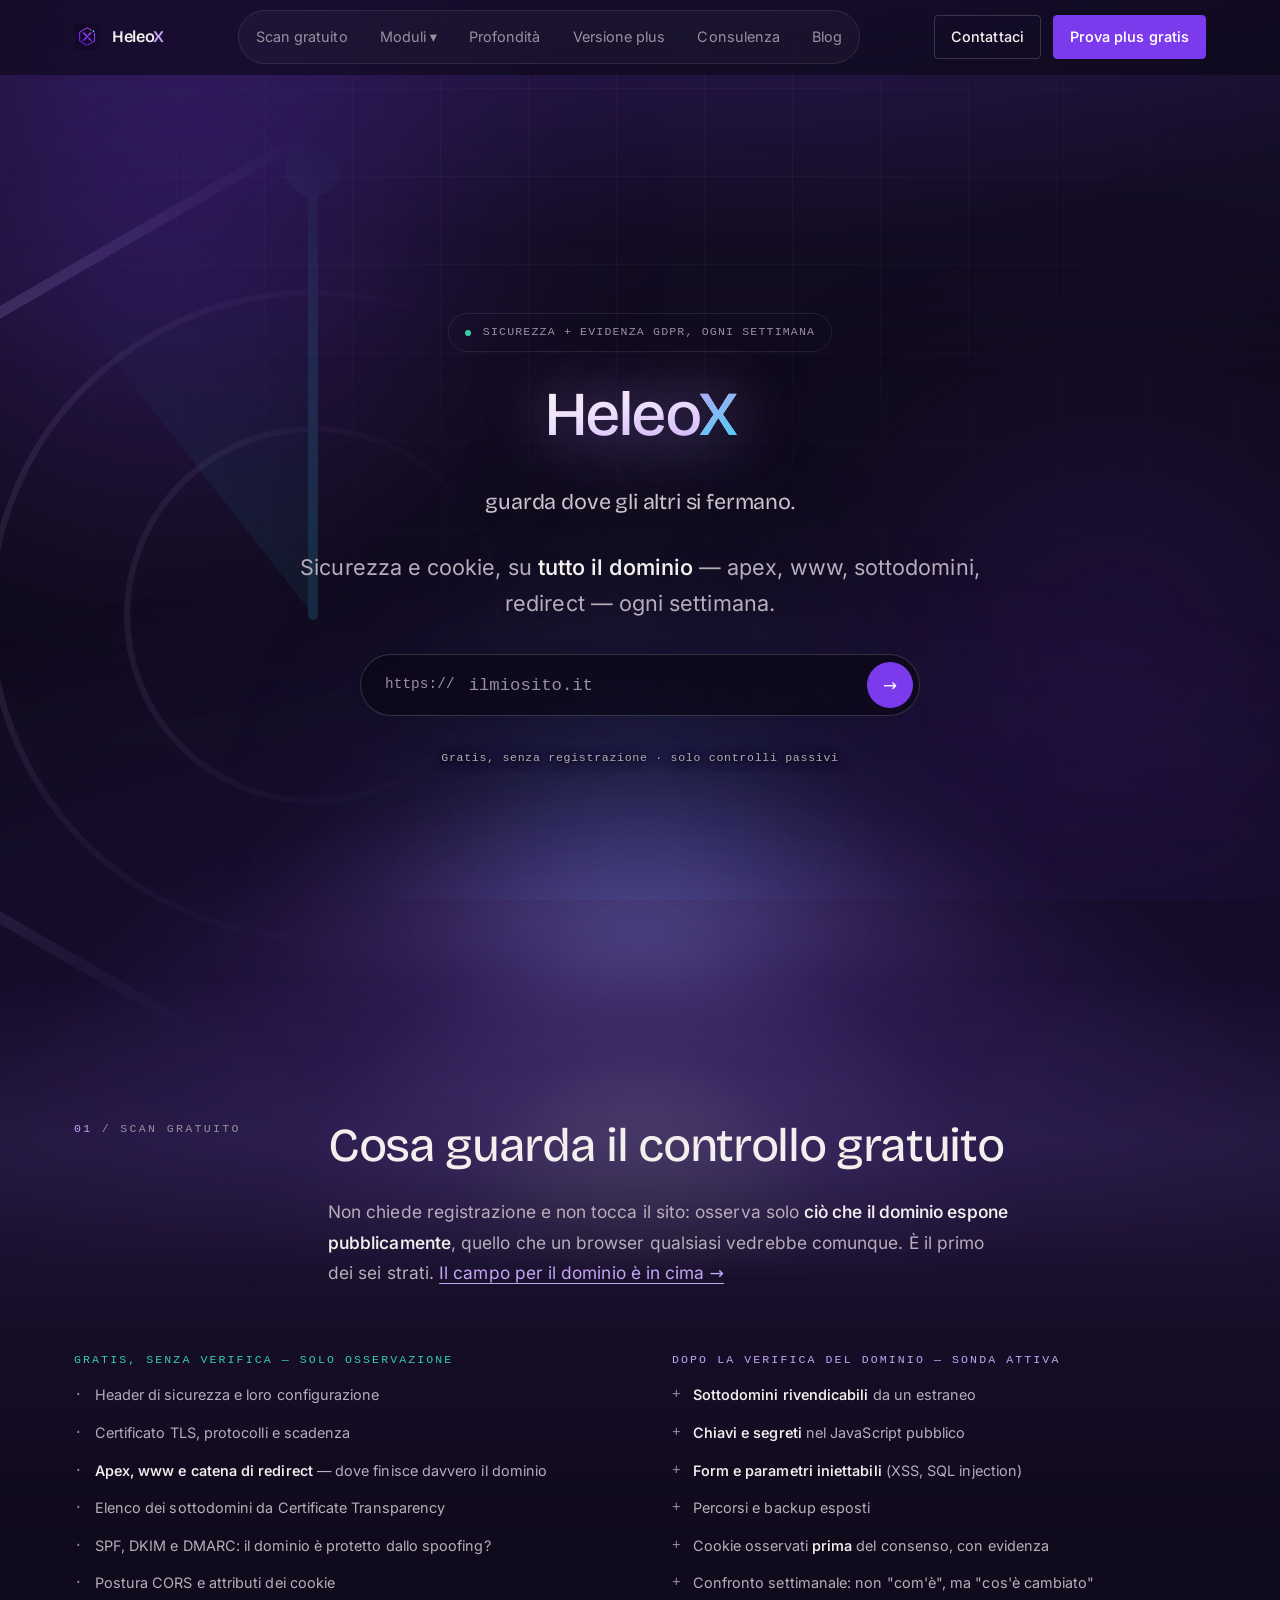
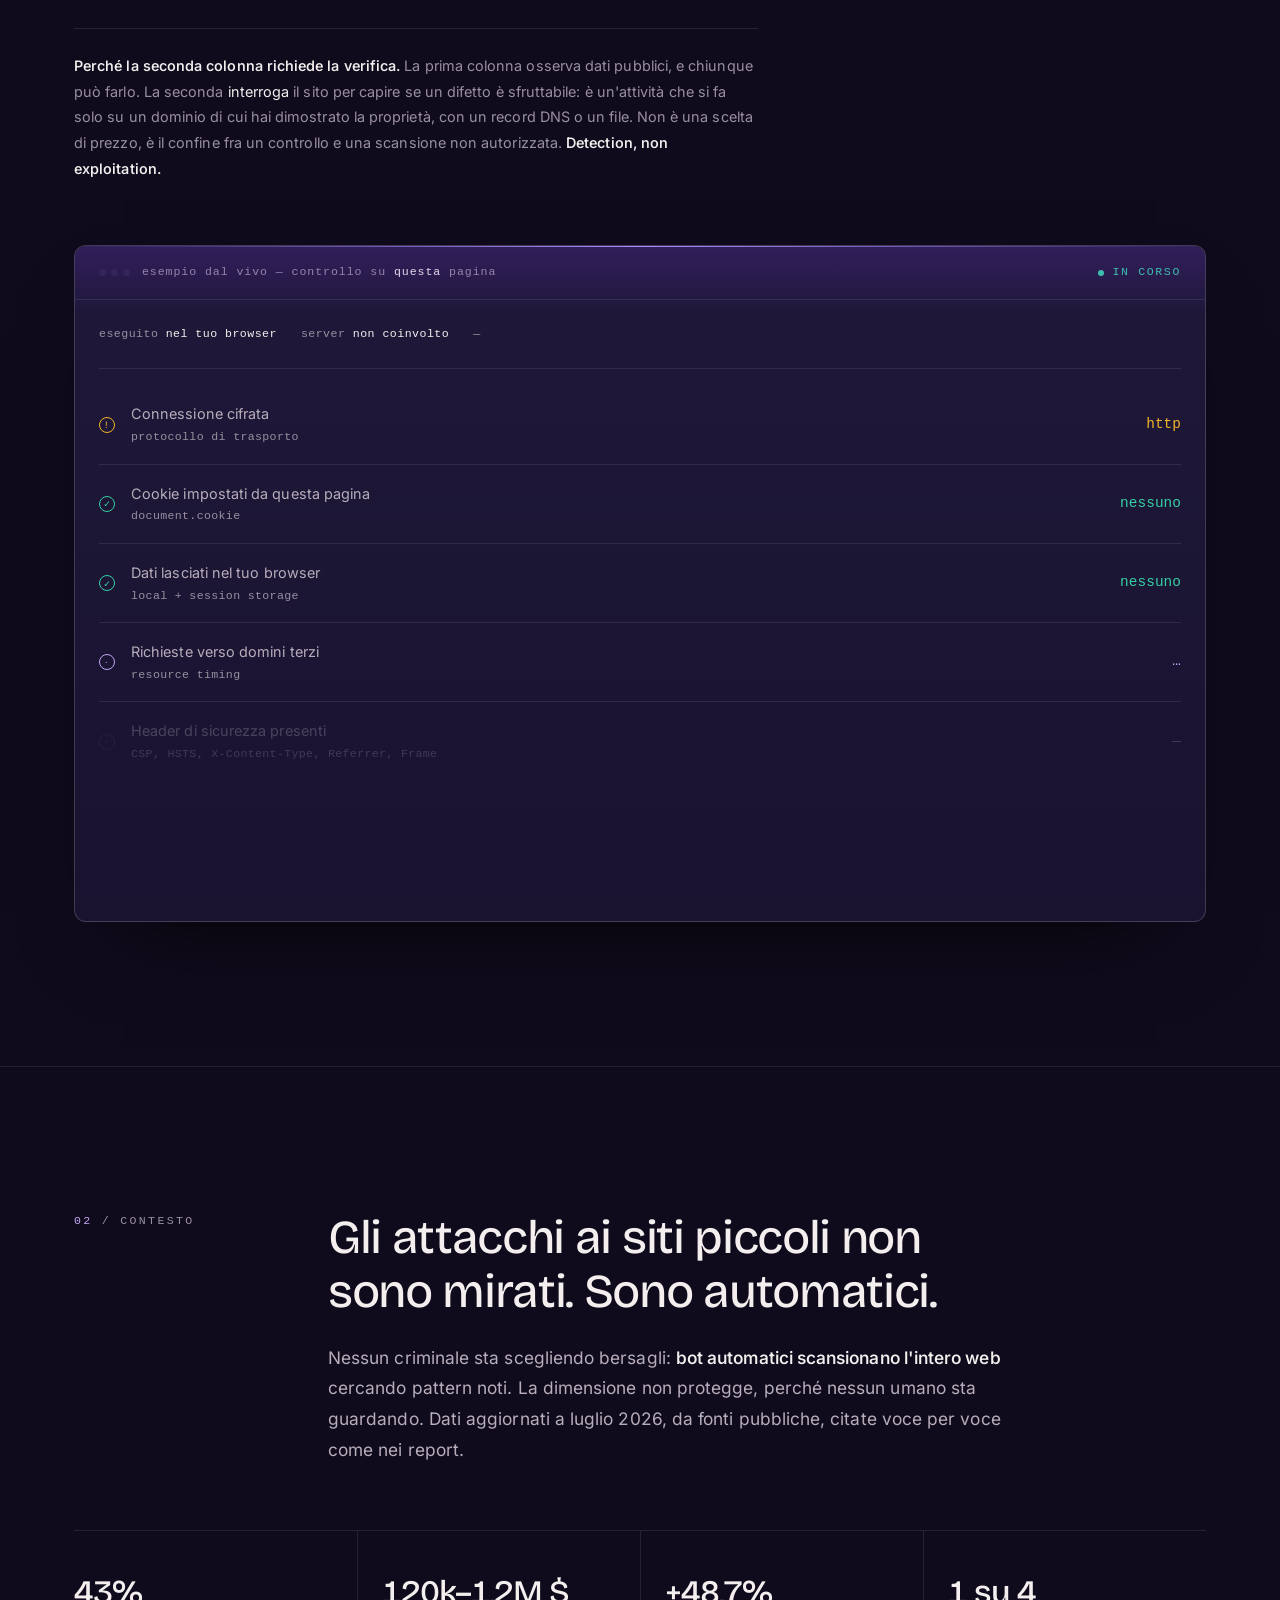
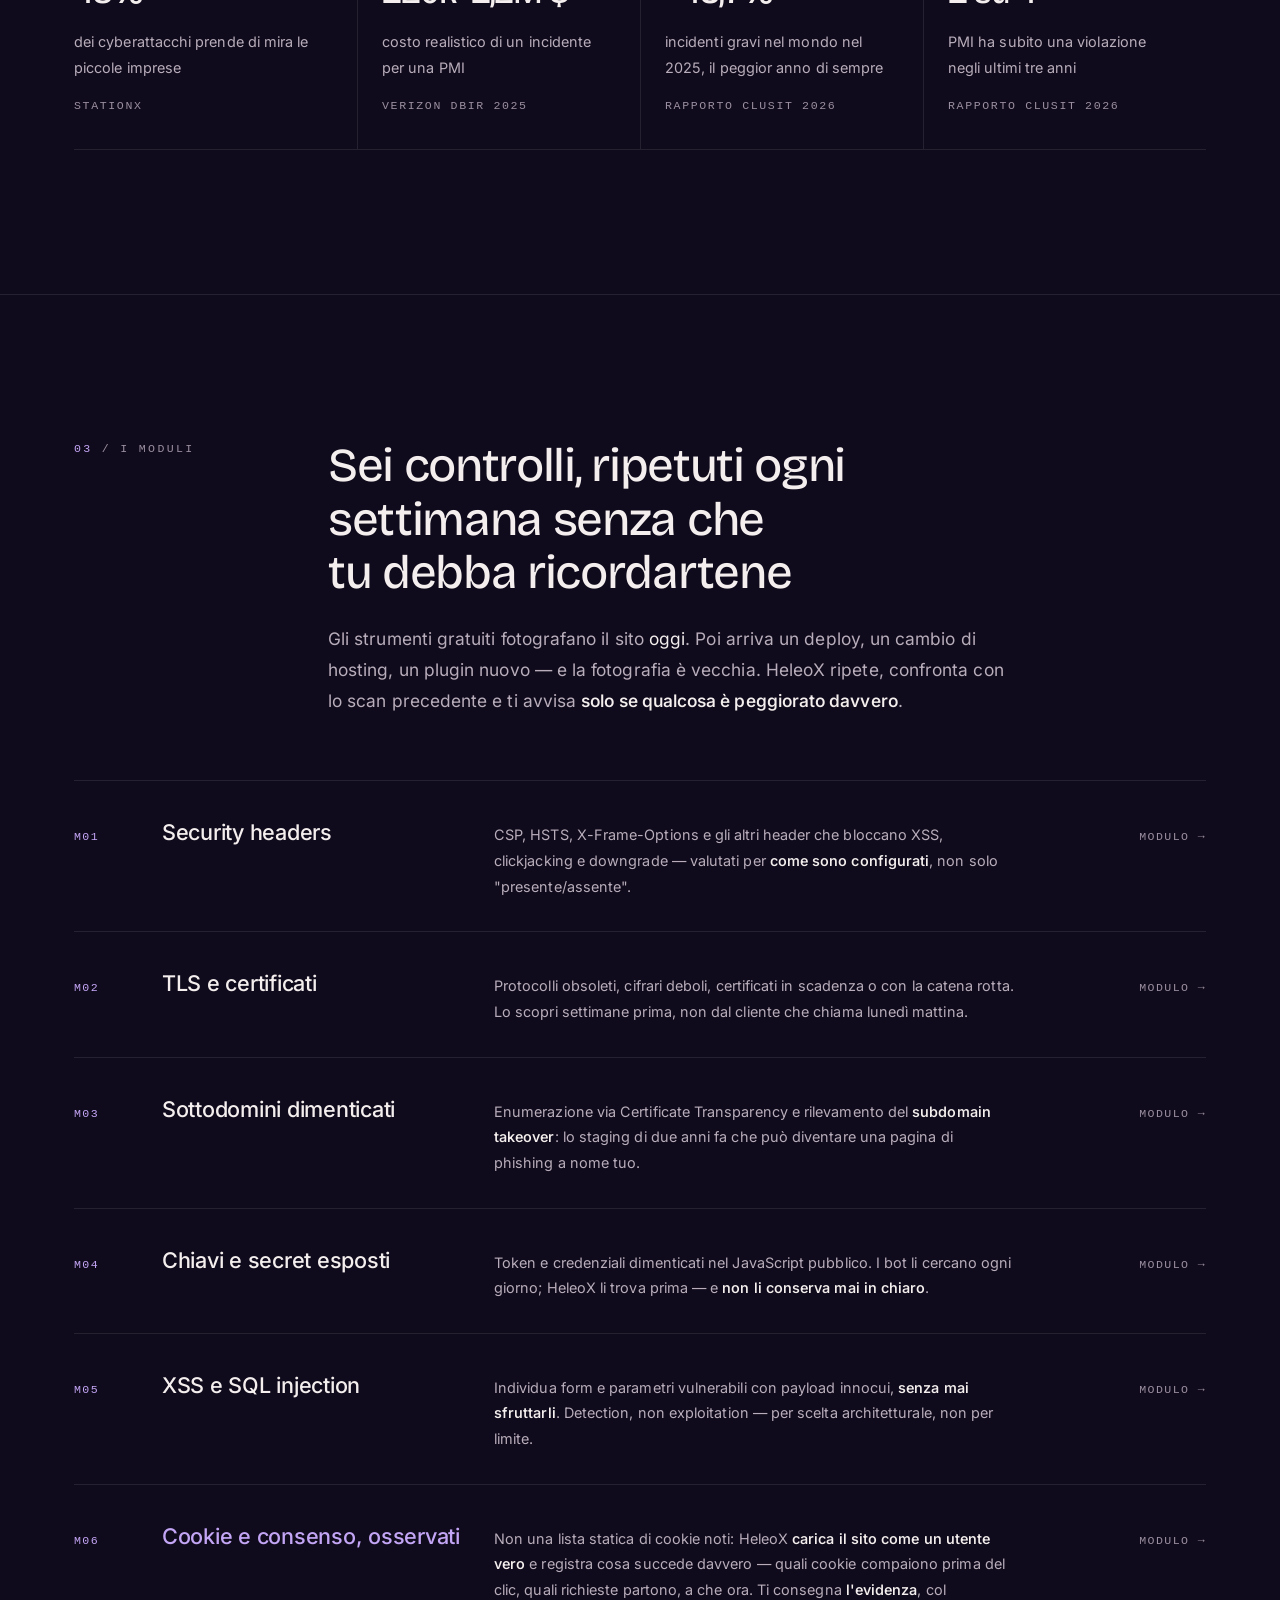
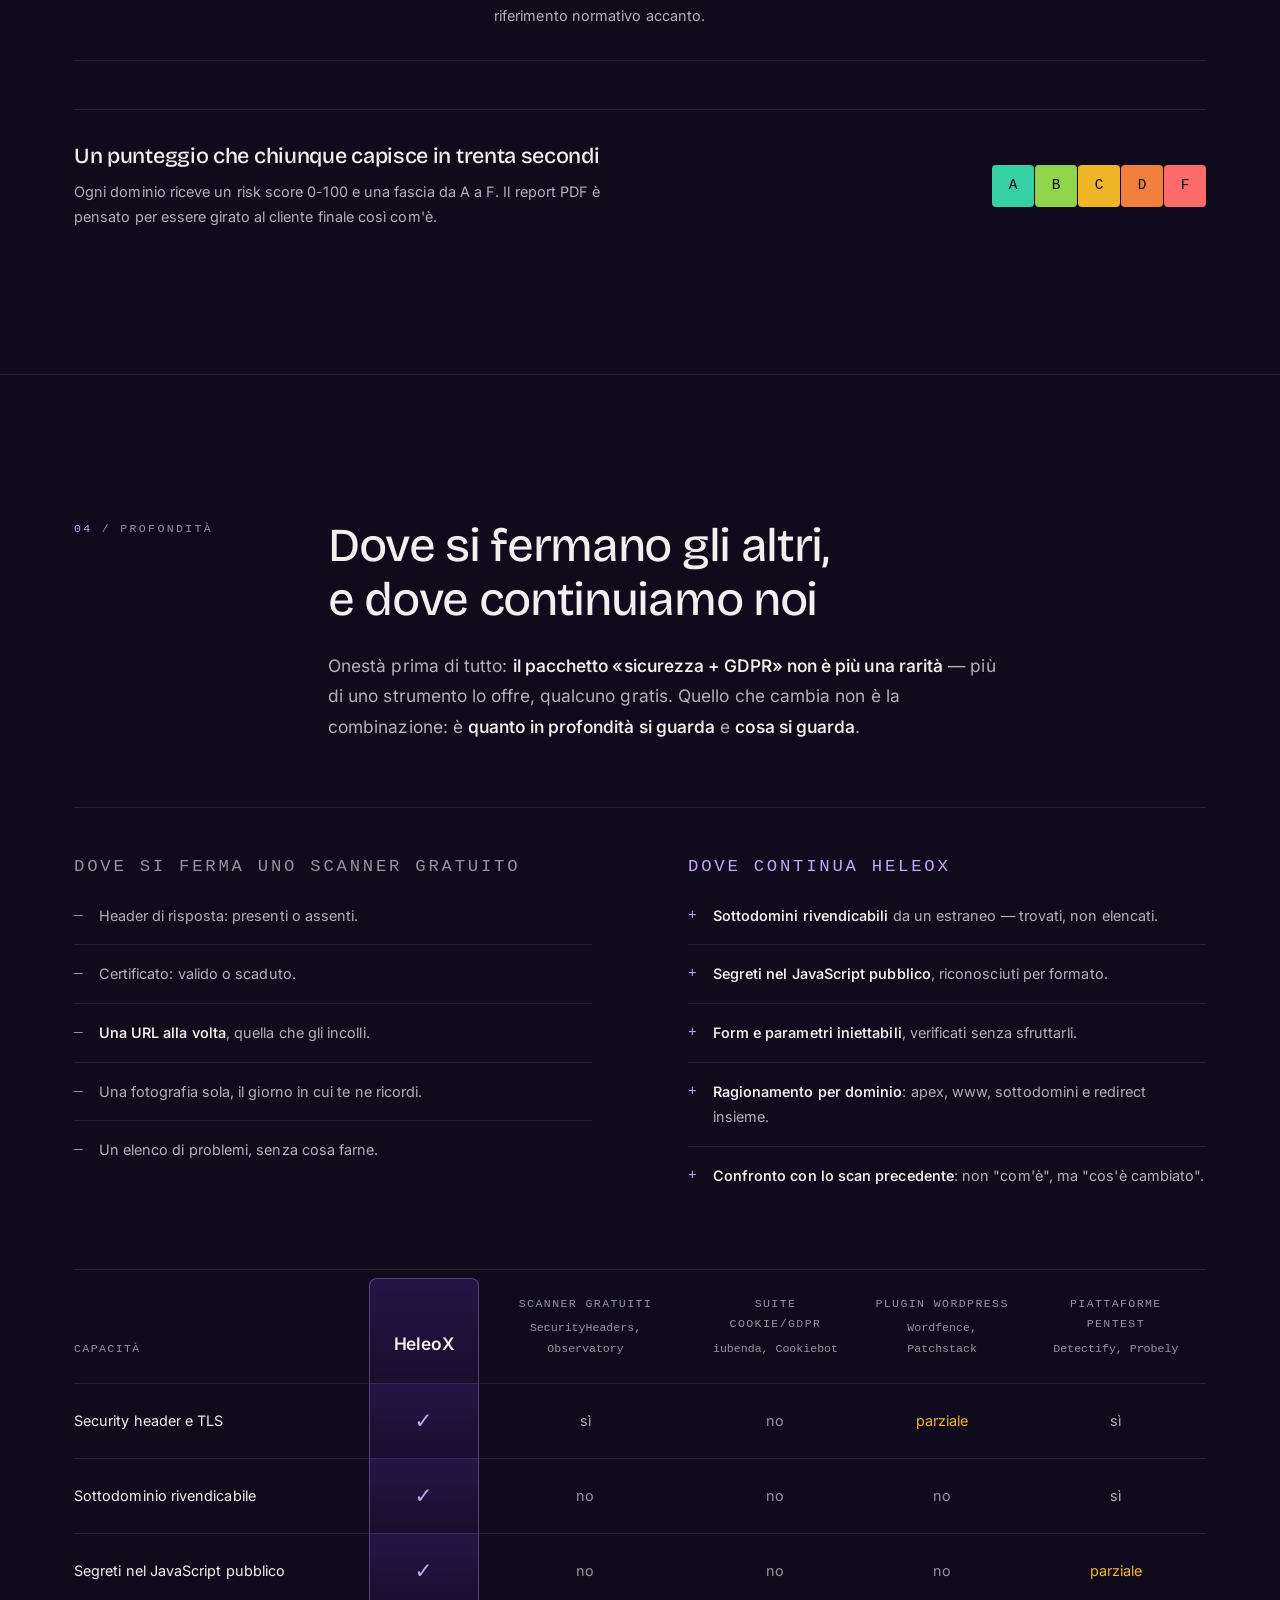
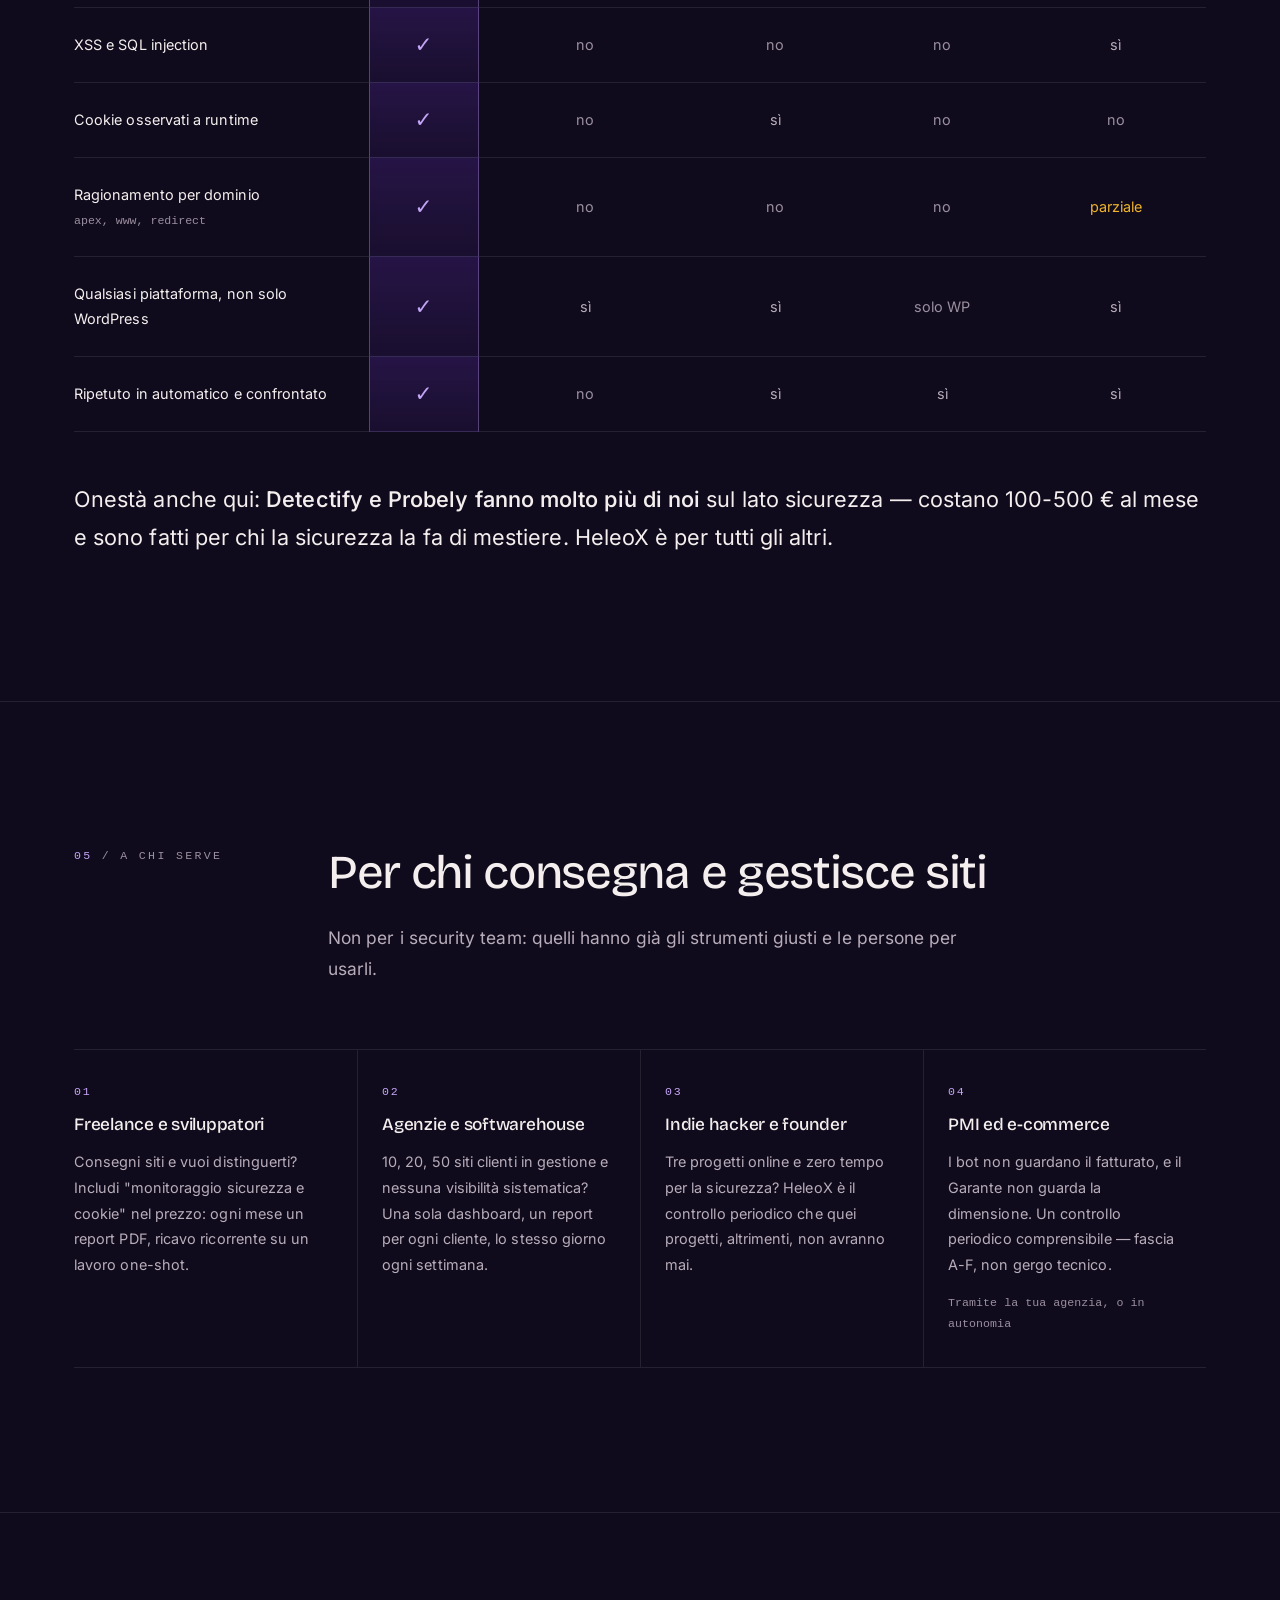
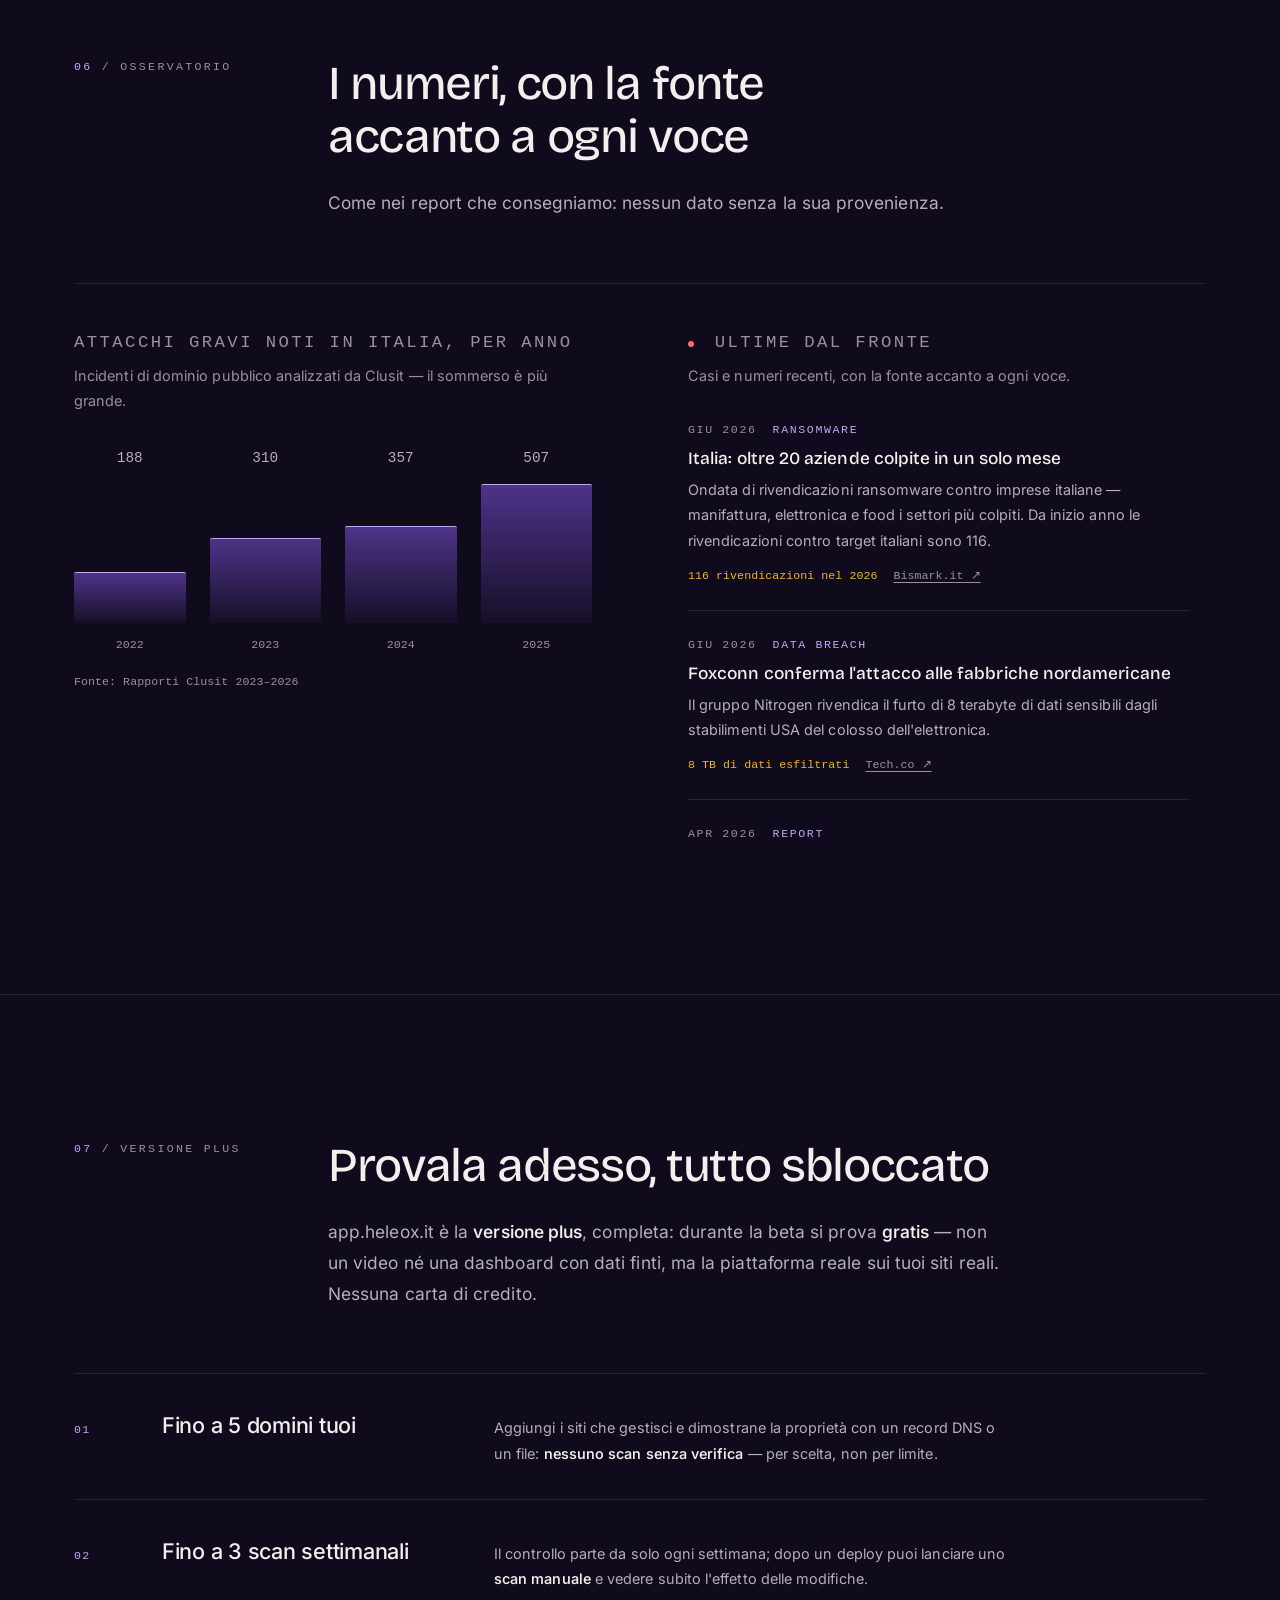
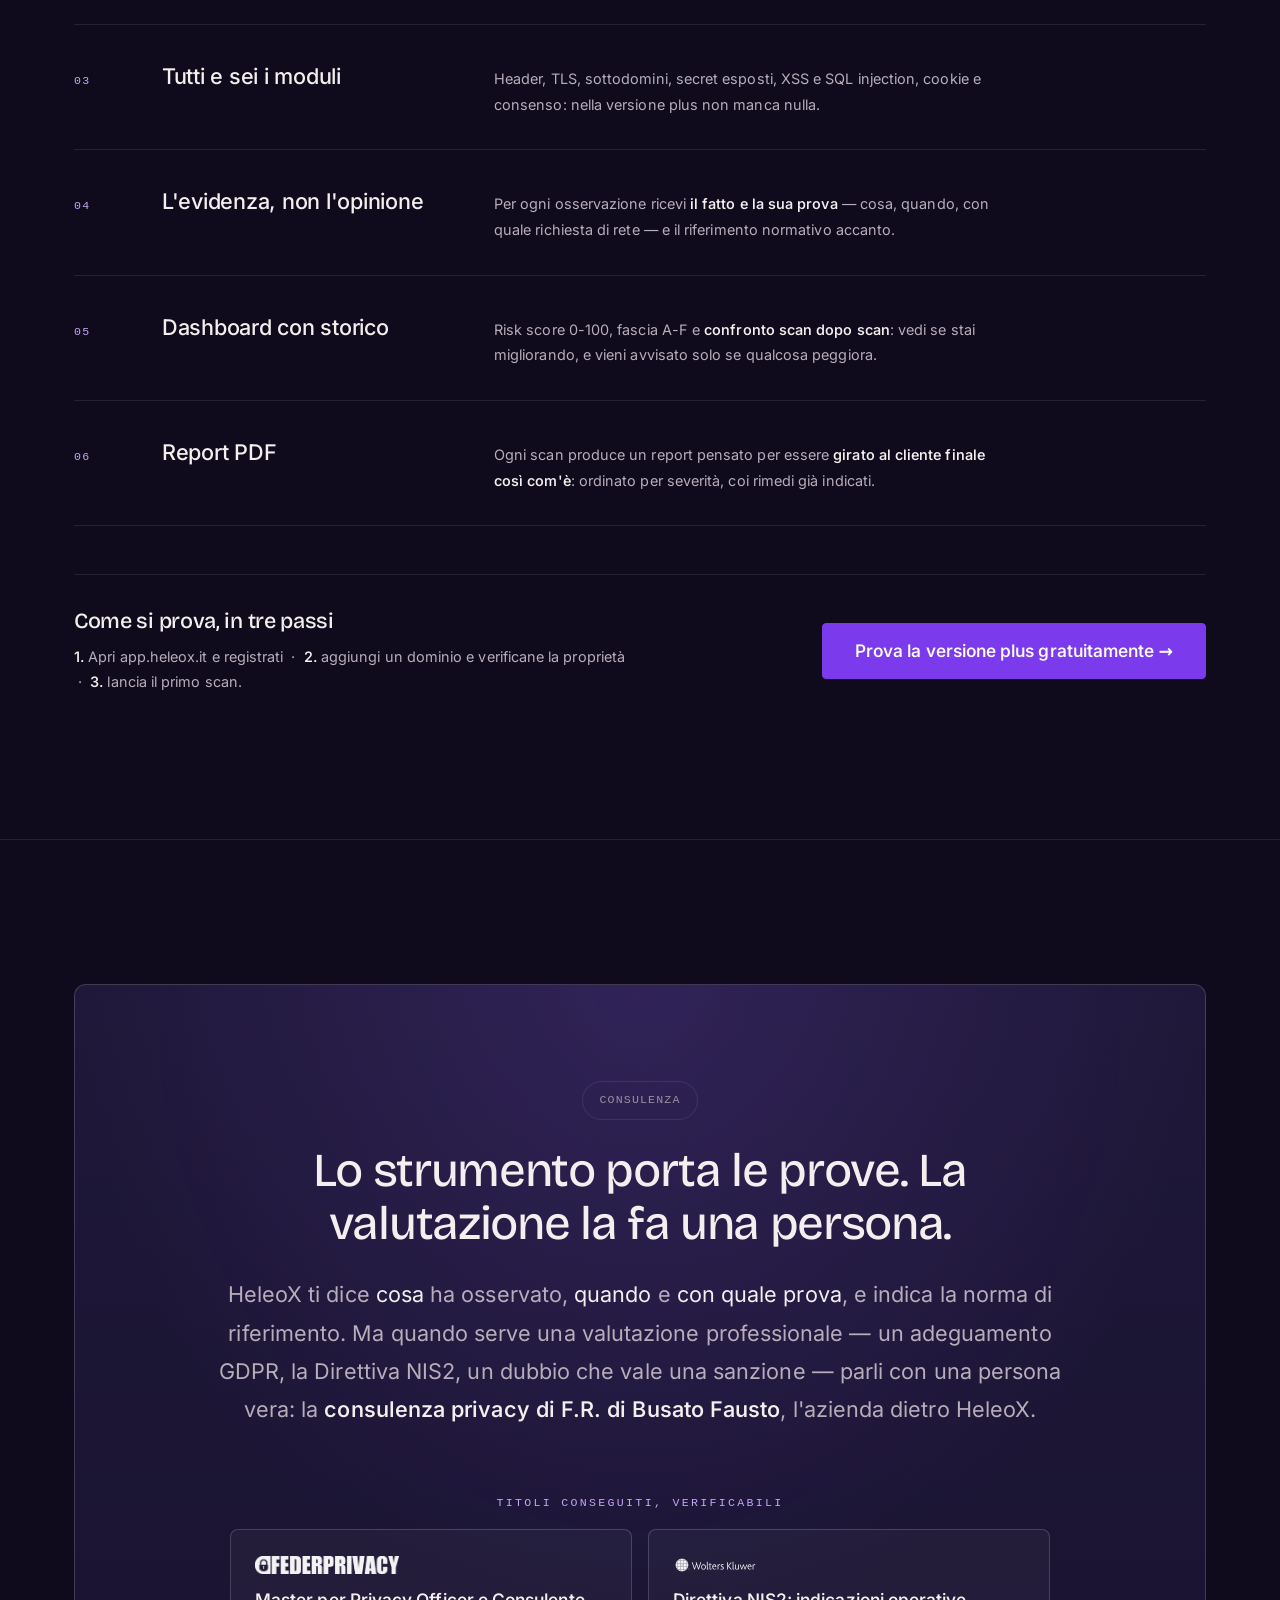
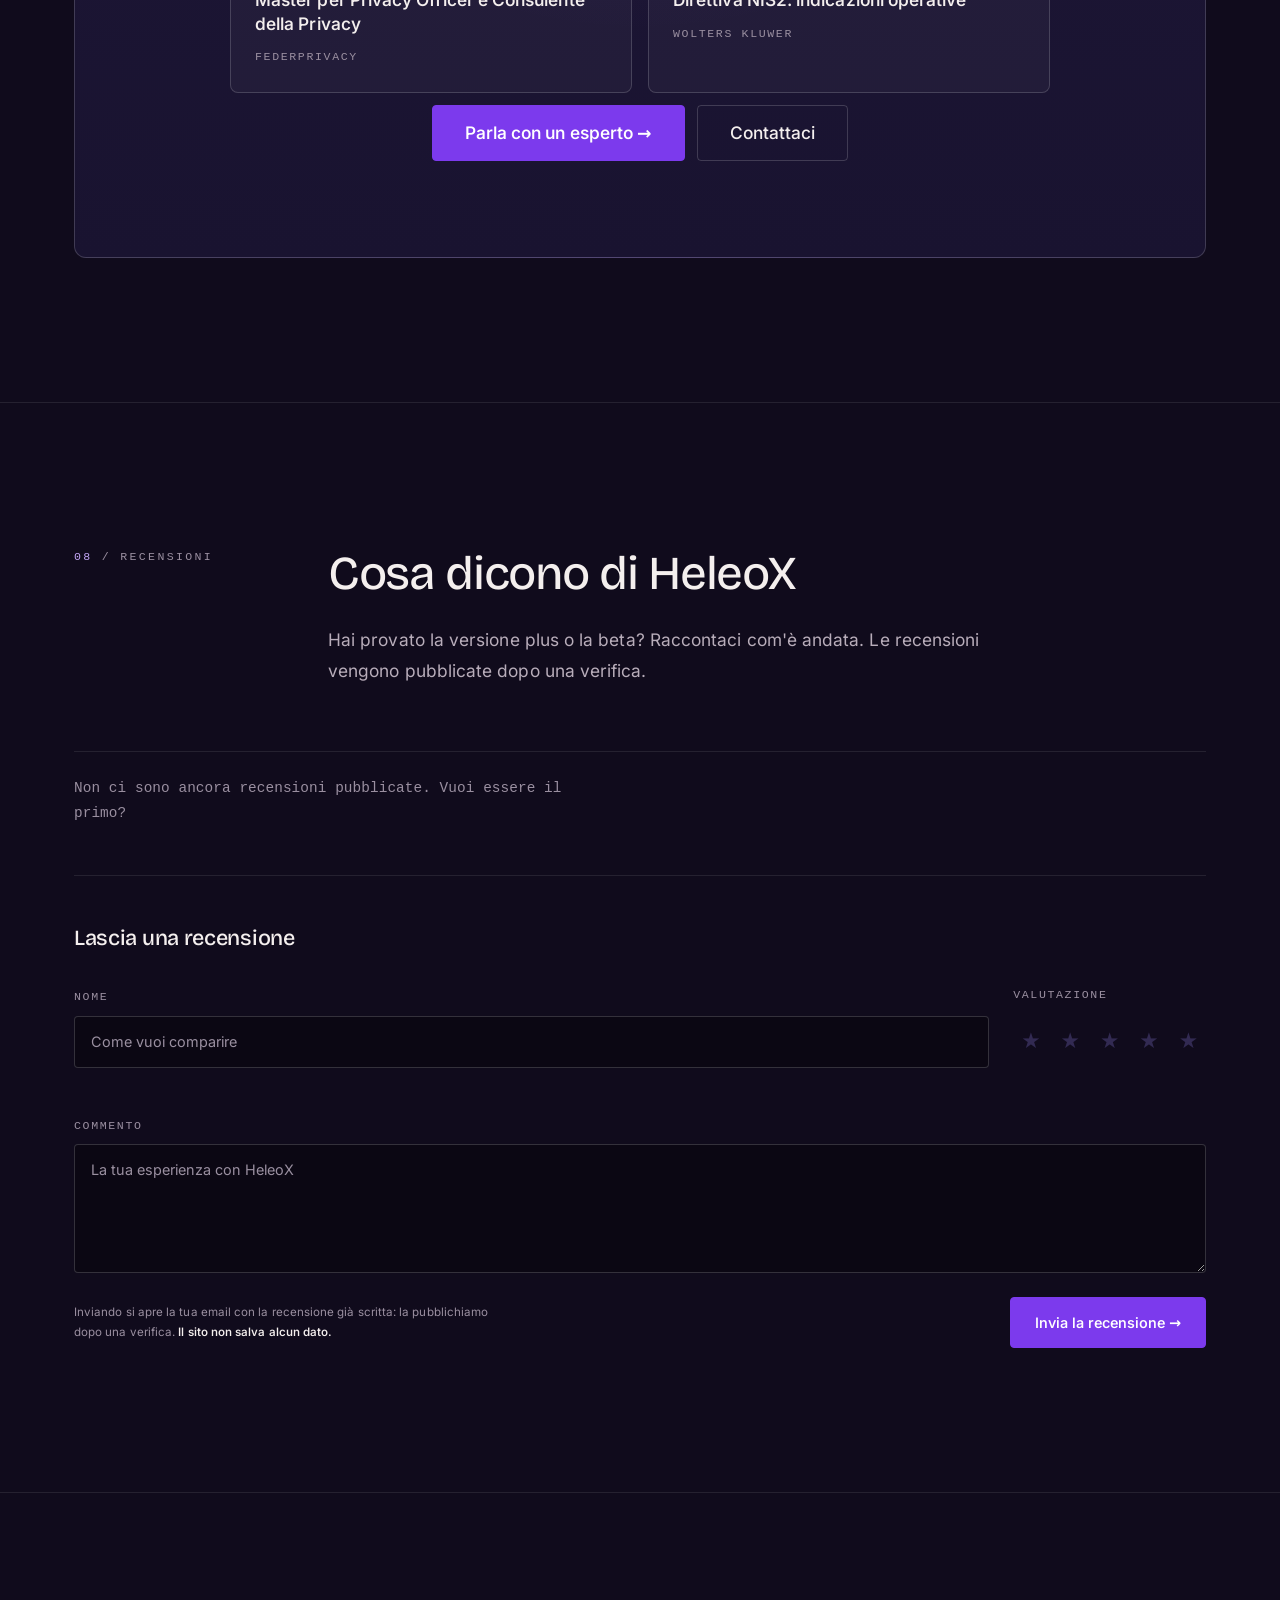
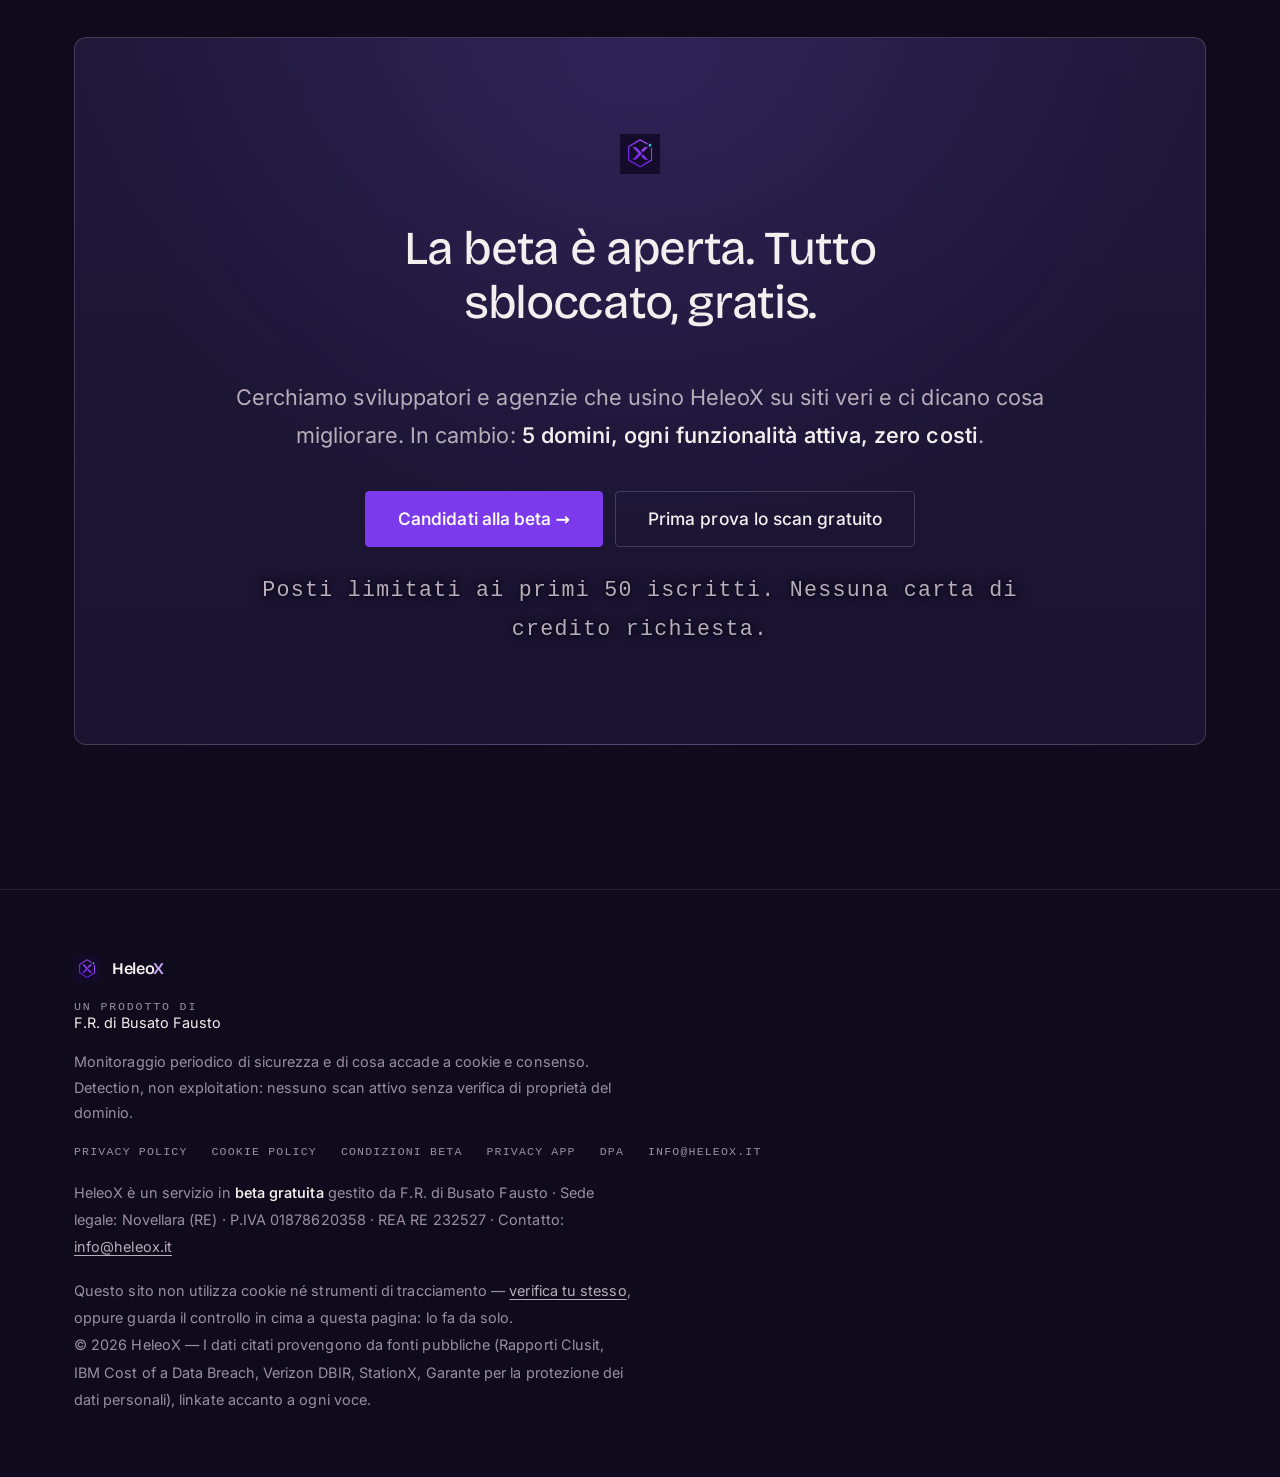
<file: index.html>
<!DOCTYPE html>
<html lang="it">
<head>
  <meta charset="UTF-8" />
  <meta name="viewport" content="width=device-width, initial-scale=1.0" />
  <title>HeleoX — Sicurezza e conformità GDPR del tuo sito, ogni settimana, in automatico</title>
  <meta name="description" content="HeleoX controlla ogni settimana la sicurezza dei tuoi siti dove gli scanner gratuiti si fermano — sottodomini rivendicabili, chiavi esposte, form iniettabili — e raccoglie l'evidenza su cookie e consenso. Per sviluppatori, agenzie web e PMI." />
  <link rel="canonical" href="https://www.heleox.it/" />
  <meta property="og:type" content="website" />
  <meta property="og:site_name" content="HeleoX" />
  <meta property="og:locale" content="it_IT" />
  <meta property="og:title" content="HeleoX — Sicurezza e conformità GDPR del tuo sito, ogni settimana, in automatico" />
  <meta property="og:description" content="Gli scanner gratuiti si fermano agli header. HeleoX continua: sottodomini rivendicabili, chiavi nel JavaScript pubblico, form iniettabili, e l'evidenza di cosa succede ai cookie prima del consenso." />
  <meta property="og:url" content="https://www.heleox.it/" />
  <meta property="og:image" content="https://www.heleox.it/logo.png" />
  <meta name="twitter:card" content="summary" />
  <meta name="twitter:title" content="HeleoX — Sicurezza e conformità GDPR del tuo sito" />
  <meta name="twitter:description" content="Gli scanner gratuiti si fermano agli header. HeleoX continua — e ogni settimana, in automatico." />
  <meta name="twitter:image" content="https://www.heleox.it/logo.png" />
  <meta name="theme-color" content="#08060f" />
  <link rel="icon" type="image/png" href="logo.png" />
  <!-- Redesign 2026-08-07. Il sistema condiviso sta in base.css (caratteri,
       token, barra, piè di pagina, animazioni); qui si aggiunge solo ciò che
       esiste unicamente in prima pagina. Le pagine interne caricano invece
       base.css + pagina.css. styles.css non è più usato da nessuna pagina. -->
  <!-- I due caratteri sono self-hosted (fonts/): precaricati perché il
       browser li scopre solo dopo aver letto il CSS, e senza preload il
       titolo comparirebbe col carattere di sistema per qualche centinaio
       di millisecondi prima di cambiare sotto gli occhi. -->
  <link rel="preload" href="fonts/bricolage-grotesque-wght.woff2" as="font" type="font/woff2" crossorigin />
  <link rel="preload" href="fonts/inter-wght.woff2" as="font" type="font/woff2" crossorigin />
  <link rel="stylesheet" href="base.css?v=2" />
  <link rel="stylesheet" href="home.css?v=6" />
  <script type="application/ld+json">
  {
    "@context": "https://schema.org",
    "@graph": [
      {
        "@type": "Organization",
        "@id": "https://www.heleox.it/#org",
        "name": "HeleoX",
        "url": "https://www.heleox.it/",
        "logo": "https://www.heleox.it/logo.png",
        "description": "HeleoX controlla ogni settimana la sicurezza e la conformità dei siti web: cosa non va, come sistemarlo e la norma di riferimento.",
        "email": "info@heleox.it",
        "parentOrganization": {
          "@type": "Organization",
          "name": "F.R. di Busato Fausto",
          "url": "https://www.fr-busato.it/",
          "vatID": "IT01878620358"
        }
      },
      {
        "@type": "WebSite",
        "@id": "https://www.heleox.it/#website",
        "url": "https://www.heleox.it/",
        "name": "HeleoX",
        "inLanguage": "it",
        "publisher": { "@id": "https://www.heleox.it/#org" }
      },
      {
        "@type": "SoftwareApplication",
        "@id": "https://www.heleox.it/#app",
        "name": "HeleoX",
        "url": "https://app.heleox.it/",
        "applicationCategory": "SecurityApplication",
        "operatingSystem": "Web",
        "publisher": { "@id": "https://www.heleox.it/#org" }
      }
    ]
  }
  </script>
</head>
<body>

  <div class="progress" aria-hidden="true"></div>

  <!-- Atmosfera: campo fisso di tre sorgenti che derivano lentissime. Essendo
       fissa rispetto al viewport, il contenuto scorre sempre sopra la stessa
       luce: è ciò che salda l'apertura al resto della pagina. -->
  <div class="atmo" aria-hidden="true">
    <span class="glow glow-a"></span>
    <span class="glow glow-b"></span>
    <span class="glow glow-c"></span>
  </div>

  <!-- ======================= NAV ======================= -->
  <header class="nav">
    <div class="container nav-inner">
      <a href="#top" class="brand">
        <img src="logo.png" alt="Logo HeleoX" class="brand-logo" width="26" height="26" />
        <span class="brand-name">Heleo<span class="accent">X</span></span>
      </a>
      <nav class="nav-links" id="primaryNav">
        <a href="#scanner">Scan gratuito</a>
        <div class="nav-drop">
          <button class="nav-drop-toggle" type="button" aria-haspopup="true">Moduli ▾</button>
          <div class="nav-drop-menu">
            <a href="modulo-security-headers.html">Security headers</a>
            <a href="modulo-tls.html">TLS e certificati</a>
            <a href="modulo-sottodomini.html">Sottodomini dimenticati</a>
            <a href="modulo-secret-esposti.html">Chiavi e secret esposti</a>
            <a href="modulo-xss-sqli.html">XSS e SQL injection</a>
            <a href="modulo-conformita-gdpr.html">Cookie e consenso</a>
          </div>
        </div>
        <a href="#profondita">Profondità</a>
        <!-- PREZZI-TEMP: link "Piani" nascosto finché la sezione prezzi è
             disattivata — per riattivare rimuovere l'attributo hidden qui e
             sugli altri elementi marcati PREZZI-TEMP (cerca in tutto il sito). -->
        <a href="#piani" hidden>Piani</a>
        <a href="#demo">Versione plus</a>
        <a href="#esperto">Consulenza</a>
        <a href="blog.html">Blog</a>
        <div class="nav-links-cta mobile-only">
          <a href="#esperto" class="btn btn-block">Contattaci</a>
          <a href="https://app.heleox.it" target="_blank" rel="noopener" class="btn btn-primary btn-block">Prova la versione plus gratuitamente</a>
        </div>
      </nav>
      <!-- Due sole chiamate, e nessuna fa concorrenza al campo dell'hero:
           quello e' il controllo gratuito, queste sono i due passi
           successivi — parlare con noi, oppure entrare nel prodotto. -->
      <div class="nav-cta">
        <a href="#esperto" class="btn btn-sm">Contattaci</a>
        <a href="https://app.heleox.it" target="_blank" rel="noopener" class="btn btn-primary btn-sm">Prova plus gratis</a>
      </div>
      <button class="nav-toggle" type="button" aria-label="Apri il menu di navigazione" aria-expanded="false" aria-controls="primaryNav">
        <span class="nav-toggle-bar"></span><span class="nav-toggle-bar"></span><span class="nav-toggle-bar"></span>
      </button>
    </div>
  </header>

  <!-- ======================= HERO ======================= -->
  <!-- Schermata d'apertura: luce volumetrica che sale dal basso, marchio
       HeleoX dietro con lo scanner ciano che ruota al posto della X.
       Nessuna immagine e nessun video: sono gradienti e un SVG, quindi
       zero richieste di rete e nessun peso da scaricare. -->
  <section class="hero" id="top">
    <div class="hero-aura" aria-hidden="true"></div>
    <div class="hero-wisp" aria-hidden="true"></div>
    <div class="hero-wisp hero-wisp-2" aria-hidden="true"></div>

    <div class="hero-mark" aria-hidden="true">
      <svg viewBox="0 0 200 200" fill="none">
        <defs>
          <radialGradient id="sweepGrad" gradientUnits="userSpaceOnUse" cx="100" cy="100" r="72">
            <stop offset="0%"   stop-color="#38d5f5" stop-opacity=".38" />
            <stop offset="55%"  stop-color="#38d5f5" stop-opacity=".14" />
            <stop offset="100%" stop-color="#38d5f5" stop-opacity="0" />
          </radialGradient>
        </defs>

        <!-- l'esagono del logo, con lo stesso varco in alto a destra -->
        <path class="mark-hex" d="M120 34 L100 22 L32.5 61 L32.5 139 L100 178 L167.5 139 L167.5 66" />
        <circle class="mark-ring" cx="100" cy="100" r="30" />
        <circle class="mark-ring" cx="100" cy="100" r="52" />

        <!-- al posto della X: la sonda che gira -->
        <g class="mark-sweep">
          <path class="mark-cone" d="M100 100 L100 28 A72 72 0 0 0 55.7 43.3 Z" />
          <line class="mark-arm" x1="100" y1="100" x2="100" y2="28" />
          <circle class="mark-head" cx="100" cy="28" r="4.5" />
        </g>
      </svg>
    </div>

    <div class="container hero-inner">
      <span class="pill"><span class="pill-dot" aria-hidden="true"></span> Sicurezza + evidenza GDPR, ogni settimana</span>

      <h1><span class="brand-word">Heleo<span class="grad-text">X</span></span><br />guarda dove gli altri si fermano.</h1>

      <p class="lead">Sicurezza e cookie, su <strong>tutto il dominio</strong> — apex, www, sottodomini, redirect — ogni settimana.</p>

      <!-- Il campo dello scan-esca. La logica sta in script.js →
           avviaScanEsca(): oggi valida il dominio e passa la mano all'app,
           quando l'endpoint pubblico esistera' si riscrive solo quel corpo. -->
      <form class="scan-form scan-form-hero" id="scanForm" novalidate>
        <label class="scan-input" for="scanDomain">
          <span class="proto" aria-hidden="true">https://</span>
          <span class="sr-only">Dominio da controllare</span>
          <input type="text" id="scanDomain" name="dominio" inputmode="url" autocomplete="off"
                 spellcheck="false" placeholder="ilmiosito.it" maxlength="253" />
          <button type="submit" class="scan-go" aria-label="Avvia il controllo gratuito">→</button>
        </label>
      </form>
      <p class="scan-msg" id="scanMsg" hidden></p>

      <p class="hero-note">Gratis, senza registrazione · solo controlli passivi<span hidden> · prezzo founding member</span><!-- PREZZI-TEMP --></p>
    </div>
  </section>

  <!-- ======================= SCANNER GRATUITO (esca, livello 0) =======================
       Interfaccia predisposta per lo scan-esca. Il confine legale è nel
       markup e nei testi, non solo nel backend: sul livello gratuito girano
       SOLO controlli passivi su dato pubblico (ciò che un browser vede
       comunque). Tutto ciò che sonda il bersaglio — sottodomini, secret,
       iniezioni, WAF — sta dietro la verifica della proprietà del dominio.

       PUNTO DI INTEGRAZIONE: script.js → avviaScanEsca(). Oggi valida il
       dominio e rimanda all'app; quando l'endpoint esiste, si sostituisce
       il corpo di quella funzione e nient'altro. -->
  <section class="section" id="scanner">
    <div class="container">
      <div class="section-head reveal">
        <span class="eyebrow"><span class="idx">01</span> / Scan gratuito</span>
        <div>
          <h2>Cosa guarda il controllo gratuito</h2>
          <p>
            Non chiede registrazione e non tocca il sito: osserva solo
            <strong>ciò che il dominio espone pubblicamente</strong>, quello che un browser
            qualsiasi vedrebbe comunque. È il primo dei sei strati.
            <a href="#top" class="inline-link">Il campo per il dominio è in cima →</a>
          </p>
        </div>
      </div>

      <!-- ============ IL REPORT DELLO SCAN-ESCA ============
           Riempito da script.js dopo l'invio del dominio nell'hero. Ogni voce
           e' un <details> (apertura/chiusura accessibile, anche senza JS): il
           riepilogo, poi i gruppi per modulo, poi cosa si sblocca verificando
           il dominio. L'intero report si apre/chiude col pulsante nella testata.
           Nascosto finche' non c'e' uno scan: senza JS resta invisibile e il
           resto della sezione spiega comunque cosa fa il controllo. -->
      <div class="esca" id="escaReport" hidden>
        <div class="panel esca-panel">
          <span class="panel-scan" aria-hidden="true"><i></i></span>
          <div class="panel-head">
            <span class="panel-dots" aria-hidden="true"><i></i><i></i><i></i></span>
            <span class="panel-title">report passivo · <b id="escaDomain">—</b></span>
            <span class="panel-state"><span class="pill-dot" aria-hidden="true"></span><span id="escaState">in attesa</span></span>
            <button type="button" class="esca-collapse" id="escaCollapse" aria-expanded="true" aria-controls="escaBody">
              <span class="sr-only">Nascondi o mostra il report</span>
              <span class="esca-chevron" aria-hidden="true"></span>
            </button>
          </div>
          <div class="panel-body" id="escaBody">
            <!-- popolato da script.js: sintesi, gruppi, blocco "sblocca", CTA -->
          </div>
        </div>
      </div>

      <div class="scan-split from-left">
        <div class="free">
          <h4>Gratis, senza verifica — solo osservazione</h4>
          <ul>
            <li><span class="m">·</span><span>Header di sicurezza e loro configurazione</span></li>
            <li><span class="m">·</span><span>Certificato TLS, protocolli e scadenza</span></li>
            <li><span class="m">·</span><span><strong>Apex, www e catena di redirect</strong> — dove finisce davvero il dominio</span></li>
            <li><span class="m">·</span><span>Elenco dei sottodomini da Certificate Transparency</span></li>
            <li><span class="m">·</span><span>SPF, DKIM e DMARC: il dominio è protetto dallo spoofing?</span></li>
            <li><span class="m">·</span><span>Postura CORS e attributi dei cookie</span></li>
          </ul>
        </div>
        <div class="paid">
          <h4>Dopo la verifica del dominio — sonda attiva</h4>
          <ul>
            <li><span class="m">+</span><span><strong>Sottodomini rivendicabili</strong> da un estraneo</span></li>
            <li><span class="m">+</span><span><strong>Chiavi e segreti</strong> nel JavaScript pubblico</span></li>
            <li><span class="m">+</span><span><strong>Form e parametri iniettabili</strong> (XSS, SQL injection)</span></li>
            <li><span class="m">+</span><span>Percorsi e backup esposti</span></li>
            <li><span class="m">+</span><span>Cookie osservati <strong>prima</strong> del consenso, con evidenza</span></li>
            <li><span class="m">+</span><span>Confronto settimanale: non "com'è", ma "cos'è cambiato"</span></li>
          </ul>
        </div>
      </div>

      <p class="scan-legal reveal">
        <strong>Perché la seconda colonna richiede la verifica.</strong> La prima colonna osserva
        dati pubblici, e chiunque può farlo. La seconda <em>interroga</em> il sito per capire se un
        difetto è sfruttabile: è un'attività che si fa solo su un dominio di cui hai dimostrato la
        proprietà, con un record DNS o un file. Non è una scelta di prezzo, è il confine fra un
        controllo e una scansione non autorizzata. <strong>Detection, non exploitation.</strong>
      </p>

      <!-- ============ Questa pagina si controlla da sola ============
           Sceso qui dall'hero: accanto alle due colonne del confine legale
           argomenta, mentre in cima competeva col titolo. I valori sono
           veri, letti da script.js nel browser del visitatore. Se un
           controllo va male il pannello lo dice: un pannello verde per
           costruzione non sarebbe una prova. Senza JavaScript le righe
           restano con "—" e la nota lo spiega. -->
      <div class="panel from-right" id="audit" style="margin-top: var(--sp-8)"
           aria-label="Controllo di sicurezza eseguito su questa pagina, nel browser del visitatore">
        <span class="panel-scan" aria-hidden="true"><i></i></span>
        <div class="panel-head">
          <span class="panel-dots" aria-hidden="true"><i></i><i></i><i></i></span>
          <span class="panel-title">esempio dal vivo — controllo su <b>questa</b> pagina</span>
          <span class="panel-state">
            <span class="pill-dot" aria-hidden="true"></span><span id="auditStateText">in attesa</span>
          </span>
        </div>
        <div class="panel-body">
          <div class="panel-meta">
            <span>eseguito <b>nel tuo browser</b></span>
            <span>server <b>non coinvolto</b></span>
            <span id="auditClock">—</span>
          </div>

          <div class="audit-list" id="auditList">
            <div class="audit-row" data-check="tls">
              <span class="audit-ico" aria-hidden="true">·</span>
              <span class="audit-label">Connessione cifrata<span class="hint">protocollo di trasporto</span></span>
              <span class="audit-val">—</span>
            </div>
            <div class="audit-row" data-check="cookie">
              <span class="audit-ico" aria-hidden="true">·</span>
              <span class="audit-label">Cookie impostati da questa pagina<span class="hint">document.cookie</span></span>
              <span class="audit-val">—</span>
            </div>
            <div class="audit-row" data-check="storage">
              <span class="audit-ico" aria-hidden="true">·</span>
              <span class="audit-label">Dati lasciati nel tuo browser<span class="hint">local + session storage</span></span>
              <span class="audit-val">—</span>
            </div>
            <div class="audit-row" data-check="terze">
              <span class="audit-ico" aria-hidden="true">·</span>
              <span class="audit-label">Richieste verso domini terzi<span class="hint">resource timing</span></span>
              <span class="audit-val">—</span>
            </div>
            <div class="audit-row" data-check="headers">
              <span class="audit-ico" aria-hidden="true">·</span>
              <span class="audit-label">Header di sicurezza presenti<span class="hint" id="auditHeadersHint">CSP, HSTS, X-Content-Type, Referrer, Frame</span></span>
              <span class="audit-val">—</span>
            </div>
          </div>

          <p class="audit-foot" id="auditFoot">
            Nessun risultato inventato: questi valori arrivano dal <b>tuo</b> browser, adesso.
            <span class="out">Nulla di quanto letto ha lasciato questa pagina.</span>
            È il primo strato di quello che HeleoX ripete sui <b>tuoi</b> siti ogni settimana.
          </p>
        </div>
      </div>
    </div>
  </section>

  <!-- ======================= NUMERI ======================= -->
  <!-- Dati statici curati a mano (script.js): nessuna richiesta esterna a
       runtime, il sito resta senza cookie. Fonti citate su ogni voce. -->
  <section class="section" id="numeri">
    <div class="container">
      <div class="section-head reveal">
        <span class="eyebrow"><span class="idx">02</span> / Contesto</span>
        <div>
          <h2>Gli attacchi ai siti piccoli non sono mirati. Sono automatici.</h2>
          <p>
            Nessun criminale sta scegliendo bersagli: <strong>bot automatici scansionano l'intero web</strong>
            cercando pattern noti. La dimensione non protegge, perché nessun umano sta guardando.
            Dati aggiornati a luglio 2026, da fonti pubbliche, citate voce per voce come nei report.
          </p>
        </div>
      </div>

      <div class="metrics stagger">
        <div class="metric">
          <span class="metric-num"><span class="counter" data-target="43">0</span>%</span>
          <span class="metric-label">dei cyberattacchi prende di mira le piccole imprese</span>
          <span class="metric-src">StationX</span>
        </div>
        <div class="metric">
          <span class="metric-num">120k–1,2M&nbsp;$</span>
          <span class="metric-label">costo realistico di un incidente per una PMI</span>
          <span class="metric-src">Verizon DBIR 2025</span>
        </div>
        <div class="metric">
          <span class="metric-num">+<span class="counter" data-target="48.7" data-decimals="1">0</span>%</span>
          <span class="metric-label">incidenti gravi nel mondo nel 2025, il peggior anno di sempre</span>
          <span class="metric-src">Rapporto Clusit 2026</span>
        </div>
        <div class="metric">
          <span class="metric-num">1 su <span class="counter" data-target="4">0</span></span>
          <span class="metric-label">PMI ha subito una violazione negli ultimi tre anni</span>
          <span class="metric-src">Rapporto Clusit 2026</span>
        </div>
      </div>
    </div>
  </section>

  <!-- ======================= I SEI MODULI ======================= -->
  <section class="section" id="cosa">
    <div class="container">
      <div class="section-head reveal">
        <span class="eyebrow"><span class="idx">03</span> / I moduli</span>
        <div>
          <h2>Sei controlli, ripetuti ogni settimana senza che tu debba ricordartene</h2>
          <p>
            Gli strumenti gratuiti fotografano il sito <em>oggi</em>. Poi arriva un deploy, un cambio
            di hosting, un plugin nuovo — e la fotografia è vecchia. HeleoX ripete, confronta con lo
            scan precedente e ti avvisa <strong>solo se qualcosa è peggiorato davvero</strong>.
          </p>
        </div>
      </div>

      <div class="rows stagger">
        <a class="row" href="modulo-security-headers.html">
          <span class="row-idx">M01</span>
          <span class="row-title">Security headers</span>
          <span class="row-txt">CSP, HSTS, X-Frame-Options e gli altri header che bloccano XSS, clickjacking e downgrade — valutati per <strong>come sono configurati</strong>, non solo "presente/assente".</span>
          <span class="row-go">Modulo →</span>
        </a>
        <a class="row" href="modulo-tls.html">
          <span class="row-idx">M02</span>
          <span class="row-title">TLS e certificati</span>
          <span class="row-txt">Protocolli obsoleti, cifrari deboli, certificati in scadenza o con la catena rotta. Lo scopri settimane prima, non dal cliente che chiama lunedì mattina.</span>
          <span class="row-go">Modulo →</span>
        </a>
        <a class="row" href="modulo-sottodomini.html">
          <span class="row-idx">M03</span>
          <span class="row-title">Sottodomini dimenticati</span>
          <span class="row-txt">Enumerazione via Certificate Transparency e rilevamento del <strong>subdomain takeover</strong>: lo staging di due anni fa che può diventare una pagina di phishing a nome tuo.</span>
          <span class="row-go">Modulo →</span>
        </a>
        <a class="row" href="modulo-secret-esposti.html">
          <span class="row-idx">M04</span>
          <span class="row-title">Chiavi e secret esposti</span>
          <span class="row-txt">Token e credenziali dimenticati nel JavaScript pubblico. I bot li cercano ogni giorno; HeleoX li trova prima — e <strong>non li conserva mai in chiaro</strong>.</span>
          <span class="row-go">Modulo →</span>
        </a>
        <a class="row" href="modulo-xss-sqli.html">
          <span class="row-idx">M05</span>
          <span class="row-title">XSS e SQL injection</span>
          <span class="row-txt">Individua form e parametri vulnerabili con payload innocui, <strong>senza mai sfruttarli</strong>. Detection, non exploitation — per scelta architetturale, non per limite.</span>
          <span class="row-go">Modulo →</span>
        </a>
        <a class="row is-key" href="modulo-conformita-gdpr.html">
          <span class="row-idx">M06</span>
          <span class="row-title">Cookie e consenso, osservati</span>
          <span class="row-txt">Non una lista statica di cookie noti: HeleoX <strong>carica il sito come un utente vero</strong> e registra cosa succede davvero — quali cookie compaiono prima del clic, quali richieste partono, a che ora. Ti consegna <strong>l'evidenza</strong>, col riferimento normativo accanto.</span>
          <span class="row-go">Modulo →</span>
        </a>
      </div>

      <div class="strip from-right">
        <div>
          <h3>Un punteggio che chiunque capisce in trenta secondi</h3>
          <p>Ogni dominio riceve un risk score 0-100 e una fascia da A a F. Il report PDF è pensato per essere girato al cliente finale così com'è.</p>
        </div>
        <div class="grade-scale" aria-label="Fasce di punteggio da A a F">
          <span class="grade g-a">A</span><span class="grade g-b">B</span><span class="grade g-c">C</span><span class="grade g-d">D</span><span class="grade g-f">F</span>
        </div>
      </div>
    </div>
  </section>

  <!-- ======================= PROFONDITÀ ======================= -->
  <section class="section" id="profondita">
    <div class="container">
      <div class="section-head reveal">
        <span class="eyebrow"><span class="idx">04</span> / Profondità</span>
        <div>
          <h2>Dove si fermano gli altri, e dove continuiamo noi</h2>
          <p>
            Onestà prima di tutto: <strong>il pacchetto «sicurezza + GDPR» non è più una rarità</strong> —
            più di uno strumento lo offre, qualcuno gratis. Quello che cambia non è la combinazione:
            è <strong>quanto in profondità si guarda</strong> e <strong>cosa si guarda</strong>.
          </p>
        </div>
      </div>

      <div class="depth from-left">
        <div class="depth-col">
          <h3>Dove si ferma uno scanner gratuito</h3>
          <ul class="depth-list">
            <li><span class="mark">—</span><span>Header di risposta: presenti o assenti.</span></li>
            <li><span class="mark">—</span><span>Certificato: valido o scaduto.</span></li>
            <li><span class="mark">—</span><span><strong>Una URL alla volta</strong>, quella che gli incolli.</span></li>
            <li><span class="mark">—</span><span>Una fotografia sola, il giorno in cui te ne ricordi.</span></li>
            <li><span class="mark">—</span><span>Un elenco di problemi, senza cosa farne.</span></li>
          </ul>
        </div>
        <div class="depth-col is-us">
          <h3>Dove continua HeleoX</h3>
          <ul class="depth-list">
            <li><span class="mark">+</span><span><strong>Sottodomini rivendicabili</strong> da un estraneo — trovati, non elencati.</span></li>
            <li><span class="mark">+</span><span><strong>Segreti nel JavaScript pubblico</strong>, riconosciuti per formato.</span></li>
            <li><span class="mark">+</span><span><strong>Form e parametri iniettabili</strong>, verificati senza sfruttarli.</span></li>
            <li><span class="mark">+</span><span><strong>Ragionamento per dominio</strong>: apex, www, sottodomini e redirect insieme.</span></li>
            <li><span class="mark">+</span><span><strong>Confronto con lo scan precedente</strong>: non "com'è", ma "cos'è cambiato".</span></li>
          </ul>
        </div>
      </div>

      <div class="table-wrap from-right" style="margin-top: var(--sp-8)">
        <table class="compare">
          <caption class="sr-only">Confronto per capacità fra HeleoX e le categorie di strumenti alternative</caption>
          <thead>
            <tr>
              <th scope="col">Capacità</th>
              <th scope="col" class="col-hx">HeleoX</th>
              <th scope="col">Scanner gratuiti<span class="mono">SecurityHeaders, Observatory</span></th>
              <th scope="col">Suite cookie/GDPR<span class="mono">iubenda, Cookiebot</span></th>
              <th scope="col">Plugin WordPress<span class="mono">Wordfence, Patchstack</span></th>
              <th scope="col">Piattaforme pentest<span class="mono">Detectify, Probely</span></th>
            </tr>
          </thead>
          <tbody>
            <tr><td>Security header e TLS</td><td class="col-hx"><span class="sr-only">sì</span></td><td class="yes">sì</td><td class="no">no</td><td class="part">parziale</td><td class="yes">sì</td></tr>
            <tr><td>Sottodominio rivendicabile</td><td class="col-hx"><span class="sr-only">sì</span></td><td class="no">no</td><td class="no">no</td><td class="no">no</td><td class="yes">sì</td></tr>
            <tr><td>Segreti nel JavaScript pubblico</td><td class="col-hx"><span class="sr-only">sì</span></td><td class="no">no</td><td class="no">no</td><td class="no">no</td><td class="part">parziale</td></tr>
            <tr><td>XSS e SQL injection</td><td class="col-hx"><span class="sr-only">sì</span></td><td class="no">no</td><td class="no">no</td><td class="no">no</td><td class="yes">sì</td></tr>
            <tr><td>Cookie osservati a runtime</td><td class="col-hx"><span class="sr-only">sì</span></td><td class="no">no</td><td class="yes">sì</td><td class="no">no</td><td class="no">no</td></tr>
            <tr><td>Ragionamento per dominio<span class="mono">apex, www, redirect</span></td><td class="col-hx"><span class="sr-only">sì</span></td><td class="no">no</td><td class="no">no</td><td class="no">no</td><td class="part">parziale</td></tr>
            <tr><td>Qualsiasi piattaforma, non solo WordPress</td><td class="col-hx"><span class="sr-only">sì</span></td><td class="yes">sì</td><td class="yes">sì</td><td class="no">solo WP</td><td class="yes">sì</td></tr>
            <tr><td>Ripetuto in automatico e confrontato</td><td class="col-hx"><span class="sr-only">sì</span></td><td class="no">no</td><td class="yes">sì</td><td class="yes">sì</td><td class="yes">sì</td></tr>
            <!-- PREZZI-TEMP: riga prezzi del confronto nascosta -->
            <tr class="row-price" hidden><td>Prezzo d'ingresso</td><td class="col-hx"><strong>€9/mese · 3 domini</strong></td><td>gratis · 1 URL</td><td>da ~€5/sito</td><td>~$120-240/anno · 1 sito</td><td>€98-149+/mese</td></tr>
          </tbody>
        </table>
      </div>

      <p class="obs-cta reveal">
        Onestà anche qui: <strong>Detectify e Probely fanno molto più di noi</strong> sul lato
        sicurezza — costano 100-500 € al mese e sono fatti per chi la sicurezza la fa di mestiere.
        HeleoX è per tutti gli altri.
      </p>
    </div>
  </section>

  <!-- ======================= A CHI SERVE ======================= -->
  <section class="section" id="chi">
    <div class="container">
      <div class="section-head reveal">
        <span class="eyebrow"><span class="idx">05</span> / A chi serve</span>
        <div>
          <h2>Per chi consegna e gestisce siti</h2>
          <p>Non per i security team: quelli hanno già gli strumenti giusti e le persone per usarli.</p>
        </div>
      </div>

      <div class="personas stagger">
        <div class="persona">
          <span class="persona-rail">01</span>
          <h3>Freelance e sviluppatori</h3>
          <p>Consegni siti e vuoi distinguerti? Includi "monitoraggio sicurezza e cookie" nel prezzo: ogni mese un report PDF, ricavo ricorrente su un lavoro one-shot.</p>
          <span class="persona-plan" hidden>Piano Solo Dev — €9/mese</span><!-- PREZZI-TEMP -->
        </div>
        <div class="persona">
          <span class="persona-rail">02</span>
          <h3>Agenzie e softwarehouse</h3>
          <p>10, 20, 50 siti clienti in gestione e nessuna visibilità sistematica? Una sola dashboard, un report per ogni cliente, lo stesso giorno ogni settimana.</p>
          <span class="persona-plan" hidden>Piano Studio / Studio+ — da €25/mese</span><!-- PREZZI-TEMP -->
        </div>
        <div class="persona">
          <span class="persona-rail">03</span>
          <h3>Indie hacker e founder</h3>
          <p>Tre progetti online e zero tempo per la sicurezza? HeleoX è il controllo periodico che quei progetti, altrimenti, non avranno mai.</p>
          <span class="persona-plan" hidden>Piano Solo Dev — €9/mese</span><!-- PREZZI-TEMP -->
        </div>
        <div class="persona">
          <span class="persona-rail">04</span>
          <h3>PMI ed e-commerce</h3>
          <p>I bot non guardano il fatturato, e il Garante non guarda la dimensione. Un controllo periodico comprensibile — fascia A-F, non gergo tecnico.</p>
          <span class="persona-plan">Tramite la tua agenzia, o in autonomia</span>
        </div>
      </div>
    </div>
  </section>

  <!-- ======================= OSSERVATORIO ======================= -->
  <section class="section" id="perche">
    <div class="container">
      <div class="section-head reveal">
        <span class="eyebrow"><span class="idx">06</span> / Osservatorio</span>
        <div>
          <h2>I numeri, con la fonte accanto a ogni voce</h2>
          <p>Come nei report che consegniamo: nessun dato senza la sua provenienza.</p>
        </div>
      </div>

      <div class="obs-grid">
        <div class="obs-panel from-left">
          <div class="obs-panel-head">
            <h3>Attacchi gravi noti in Italia, per anno</h3>
            <p class="obs-panel-sub">Incidenti di dominio pubblico analizzati da Clusit — il sommerso è più grande.</p>
          </div>
          <div class="bars" id="obsBars" aria-label="Grafico a barre: attacchi gravi noti in Italia per anno, dal 2022 al 2025"></div>
          <p class="obs-source">Fonte: Rapporti Clusit 2023–2026</p>
        </div>
        <div class="obs-panel from-right">
          <div class="obs-panel-head">
            <h3><span class="live-dot" aria-hidden="true"></span> Ultime dal fronte</h3>
            <p class="obs-panel-sub">Casi e numeri recenti, con la fonte accanto a ogni voce.</p>
          </div>
          <ul class="news-feed" id="newsFeed"></ul>
        </div>
      </div>
    </div>
  </section>

  <!-- ======================= PIANI (PREZZI-TEMP) ======================= -->
  <section class="section" id="piani" hidden>
    <div class="container">
      <div class="section-head reveal">
        <span class="eyebrow">Prezzi</span>
        <div>
          <h2>Prezzi da indie, non da enterprise</h2>
          <p class="plans-vat">Prezzi indicati <strong>IVA esclusa</strong>: per i clienti privati si aggiunge l'IVA al 22%.</p>
        </div>
      </div>
      <div class="plans-grid" id="plansGrid"></div>
      <p class="plans-vat" id="plansNote"></p>
    </div>
  </section>

  <!-- ======================= VERSIONE PLUS =======================
       app.heleox.it non e' una "demo": e' la versione PLUS completa, gratis
       durante la beta. Lo scan gratuito in cima e' il livello 0 (passivo);
       qui si entra nel prodotto completo dopo aver verificato il dominio. -->
  <section class="section" id="demo">
    <div class="container">
      <div class="section-head reveal">
        <span class="eyebrow"><span class="idx">07</span> / Versione plus</span>
        <div>
          <h2>Provala adesso, tutto sbloccato</h2>
          <p>
            app.heleox.it è la <strong>versione plus</strong>, completa: durante la beta si prova
            <strong>gratis</strong> — non un video né una dashboard con dati finti, ma la piattaforma
            reale sui tuoi siti reali. Nessuna carta di credito.
          </p>
        </div>
      </div>

      <div class="rows stagger">
        <div class="row"><span class="row-idx">01</span><span class="row-title">Fino a 5 domini tuoi</span><span class="row-txt">Aggiungi i siti che gestisci e dimostrane la proprietà con un record DNS o un file: <strong>nessuno scan senza verifica</strong> — per scelta, non per limite.</span><span class="row-go"></span></div>
        <div class="row"><span class="row-idx">02</span><span class="row-title">Fino a 3 scan settimanali</span><span class="row-txt">Il controllo parte da solo ogni settimana; dopo un deploy puoi lanciare uno <strong>scan manuale</strong> e vedere subito l'effetto delle modifiche.</span><span class="row-go"></span></div>
        <div class="row"><span class="row-idx">03</span><span class="row-title">Tutti e sei i moduli</span><span class="row-txt">Header, TLS, sottodomini, secret esposti, XSS e SQL injection, cookie e consenso: nella versione plus non manca nulla.</span><span class="row-go"></span></div>
        <div class="row"><span class="row-idx">04</span><span class="row-title">L'evidenza, non l'opinione</span><span class="row-txt">Per ogni osservazione ricevi <strong>il fatto e la sua prova</strong> — cosa, quando, con quale richiesta di rete — e il riferimento normativo accanto.</span><span class="row-go"></span></div>
        <div class="row"><span class="row-idx">05</span><span class="row-title">Dashboard con storico</span><span class="row-txt">Risk score 0-100, fascia A-F e <strong>confronto scan dopo scan</strong>: vedi se stai migliorando, e vieni avvisato solo se qualcosa peggiora.</span><span class="row-go"></span></div>
        <div class="row"><span class="row-idx">06</span><span class="row-title">Report PDF</span><span class="row-txt">Ogni scan produce un report pensato per essere <strong>girato al cliente finale così com'è</strong>: ordinato per severità, coi rimedi già indicati.</span><span class="row-go"></span></div>
      </div>

      <div class="strip from-right">
        <div>
          <h3>Come si prova, in tre passi</h3>
          <p><strong>1.</strong> Apri app.heleox.it e registrati &nbsp;·&nbsp; <strong>2.</strong> aggiungi un dominio e verificane la proprietà &nbsp;·&nbsp; <strong>3.</strong> lancia il primo scan.</p>
        </div>
        <a href="https://app.heleox.it" target="_blank" rel="noopener" class="btn btn-primary btn-lg">Prova la versione plus gratuitamente →</a>
      </div>
    </div>
  </section>

  <!-- ======================= CONSULENZA ======================= -->
  <!-- Ponte verso la consulenza dell'azienda madre F.R. di Busato Fausto:
       HeleoX trova e documenta, il consulente certificato valuta e risolve. -->
  <section class="section" id="esperto">
    <div class="container">
      <div class="expert from-left">
        <span class="pill">Consulenza</span>
        <h2>Lo strumento porta le prove. La valutazione la fa una persona.</h2>
        <p class="expert-lead">
          HeleoX ti dice <em>cosa</em> ha osservato, <em>quando</em> e <em>con quale prova</em>, e indica
          la norma di riferimento. Ma quando serve una valutazione professionale — un adeguamento GDPR,
          la Direttiva NIS2, un dubbio che vale una sanzione — parli con una persona vera: la
          <strong>consulenza privacy di F.R. di Busato Fausto</strong>, l'azienda dietro HeleoX.
        </p>

        <div class="creds" aria-label="Certificazioni del consulente">
          <span class="creds-label">Titoli conseguiti, verificabili</span>
          <div class="creds-grid">
            <div class="cred">
              <span class="cred-logo"><img src="cert-federprivacy.png" alt="Federprivacy" width="144" height="18" loading="lazy" /></span>
              <strong class="cred-title">Master per Privacy Officer e Consulente della Privacy</strong>
              <span class="cred-org">Federprivacy</span>
            </div>
            <div class="cred">
              <span class="cred-logo"><img src="cert-wolterskluwer.svg" alt="Wolters Kluwer" width="85" height="18" loading="lazy" /></span>
              <strong class="cred-title">Direttiva NIS2: indicazioni operative</strong>
              <span class="cred-org">Wolters Kluwer</span>
            </div>
          </div>
        </div>

        <div class="hero-cta center">
          <a href="https://www.fr-busato.it" target="_blank" rel="noopener" class="btn btn-primary btn-lg">Parla con un esperto →</a>
          <a href="mailto:fausto@fr-busato.it?subject=Consulenza%20privacy%2C%20GDPR%20o%20NIS2" class="btn btn-lg">Contattaci</a>
        </div>
      </div>
    </div>
  </section>

  <!-- ======================= RECENSIONI ======================= -->
  <!-- Le recensioni mostrate vivono in recensioni.json (pubblichi solo quelle
       approvate). Il form NON salva nulla e non traccia: compone un'email
       precompilata verso info@heleox.it. Logica in recensioni.js. -->
  <section class="section" id="recensioni">
    <div class="container">
      <div class="section-head reveal">
        <span class="eyebrow"><span class="idx">08</span> / Recensioni</span>
        <div>
          <h2>Cosa dicono di HeleoX</h2>
          <p>Hai provato la versione plus o la beta? Raccontaci com'è andata. Le recensioni vengono pubblicate dopo una verifica.</p>
        </div>
      </div>

      <div class="reviews-summary reveal" id="reviewsSummary" hidden>
        <span class="reviews-avg-num" id="reviewsAvg">0,0</span>
        <span class="reviews-avg-stars" id="reviewsAvgStars" aria-hidden="true"></span>
        <span class="reviews-count" id="reviewsCount"></span>
      </div>

      <div class="reviews-grid" id="reviewsGrid"></div>
      <p class="reviews-empty" id="reviewsEmpty" hidden>Non ci sono ancora recensioni pubblicate. Vuoi essere il primo?</p>

      <div class="review-form-wrap from-left">
        <h3>Lascia una recensione</h3>
        <form class="review-form" id="reviewForm" novalidate>
          <div class="rf-row">
            <label class="rf-field" for="rfName">
              <span>Nome</span>
              <input type="text" id="rfName" name="nome" maxlength="60" placeholder="Come vuoi comparire" autocomplete="name" required />
            </label>
            <div class="rf-field rf-stars-field">
              <span class="rf-label">Valutazione</span>
              <div class="rf-stars" id="rfStars" role="radiogroup" aria-label="Valutazione da 1 a 5 stelle"></div>
            </div>
          </div>
          <label class="rf-field" for="rfComment">
            <span>Commento</span>
            <textarea id="rfComment" name="commento" rows="4" maxlength="600" placeholder="La tua esperienza con HeleoX" required></textarea>
          </label>
          <p class="rf-error" id="rfError" role="alert" hidden></p>
          <p class="rf-ok" id="rfOk" hidden>Si apre la tua email con la recensione già compilata: inviala e la pubblicheremo dopo una verifica. Grazie!</p>
          <div class="rf-foot">
            <p class="rf-note">Inviando si apre la tua email con la recensione già scritta: la pubblichiamo dopo una verifica. <strong>Il sito non salva alcun dato.</strong></p>
            <button type="submit" class="btn btn-primary">Invia la recensione →</button>
          </div>
        </form>
      </div>
    </div>
  </section>

  <!-- ======================= CTA BETA ======================= -->
  <section class="section beta" id="beta">
    <div class="container">
      <div class="beta-inner from-right">
        <img src="logo.png" alt="" class="beta-logo" width="40" height="40" />
        <h2>La beta è aperta. Tutto sbloccato, gratis.</h2>
        <p>
          Cerchiamo sviluppatori e agenzie che usino HeleoX su siti veri e ci dicano cosa migliorare.
          In cambio: <strong>5 domini, ogni funzionalità attiva, zero costi</strong>.<span hidden> — E il prezzo
          <strong>founding member</strong> se poi decidi di restare.</span><!-- PREZZI-TEMP -->
        </p>
        <div class="hero-cta center">
          <a href="mailto:info@heleox.it?subject=Beta%20HeleoX" class="btn btn-primary btn-lg">Candidati alla beta →</a>
          <a href="#scanner" class="btn btn-lg">Prima prova lo scan gratuito</a>
        </div>
        <p class="hero-note">Posti limitati ai primi 50 iscritti. Nessuna carta di credito richiesta.</p>
      </div>
    </div>
  </section>

  <!-- ======================= FOOTER ======================= -->
  <!-- Dati identificativi del prestatore: art. 7 D.lgs. 70/2003.
       P.IVA in homepage: art. 35 c.1 DPR 633/72. -->
  <footer class="footer">
    <div class="container footer-inner">
      <div class="brand">
        <img src="logo.png" alt="" class="brand-logo" width="26" height="26" />
        <span class="brand-name">Heleo<span class="accent">X</span></span>
      </div>
      <a class="madeby" href="https://www.fr-busato.it" target="_blank" rel="noopener">
        <span class="madeby-label">Un prodotto di</span>
        <span class="madeby-name">F.R. di Busato Fausto</span>
      </a>
      <p>Monitoraggio periodico di sicurezza e di cosa accade a cookie e consenso.<br />Detection, non exploitation: nessuno scan attivo senza verifica di proprietà del dominio.</p>
      <nav class="footer-links" aria-label="Note legali">
        <a href="privacy.html">Privacy policy</a>
        <a href="cookie.html">Cookie policy</a>
        <a href="condizioni-beta.html">Condizioni beta</a>
        <a href="privacy-app.html">Privacy app</a>
        <a href="dpa.html">DPA</a>
        <a href="mailto:info@heleox.it">info@heleox.it</a>
      </nav>
      <p class="footer-legal">
        HeleoX è un servizio in <strong>beta gratuita</strong> gestito da F.R. di Busato Fausto ·
        Sede legale: Novellara (RE) · P.IVA 01878620358 · REA RE 232527 ·
        Contatto: <a href="mailto:info@heleox.it">info@heleox.it</a>
      </p>
      <p class="footer-fine">
        Questo sito non utilizza cookie né strumenti di tracciamento — <a href="cookie.html">verifica tu stesso</a>,
        oppure guarda il controllo in cima a questa pagina: lo fa da solo.<br />
        © 2026 HeleoX — I dati citati provengono da fonti pubbliche (Rapporti Clusit, IBM Cost of a Data Breach, Verizon DBIR, StationX, Garante per la protezione dei dati personali), linkate accanto a ogni voce.
      </p>
    </div>
  </footer>

  <script src="script.js?v=7"></script>
  <script src="recensioni.js?v=6"></script>
</body>
</html>
</file>
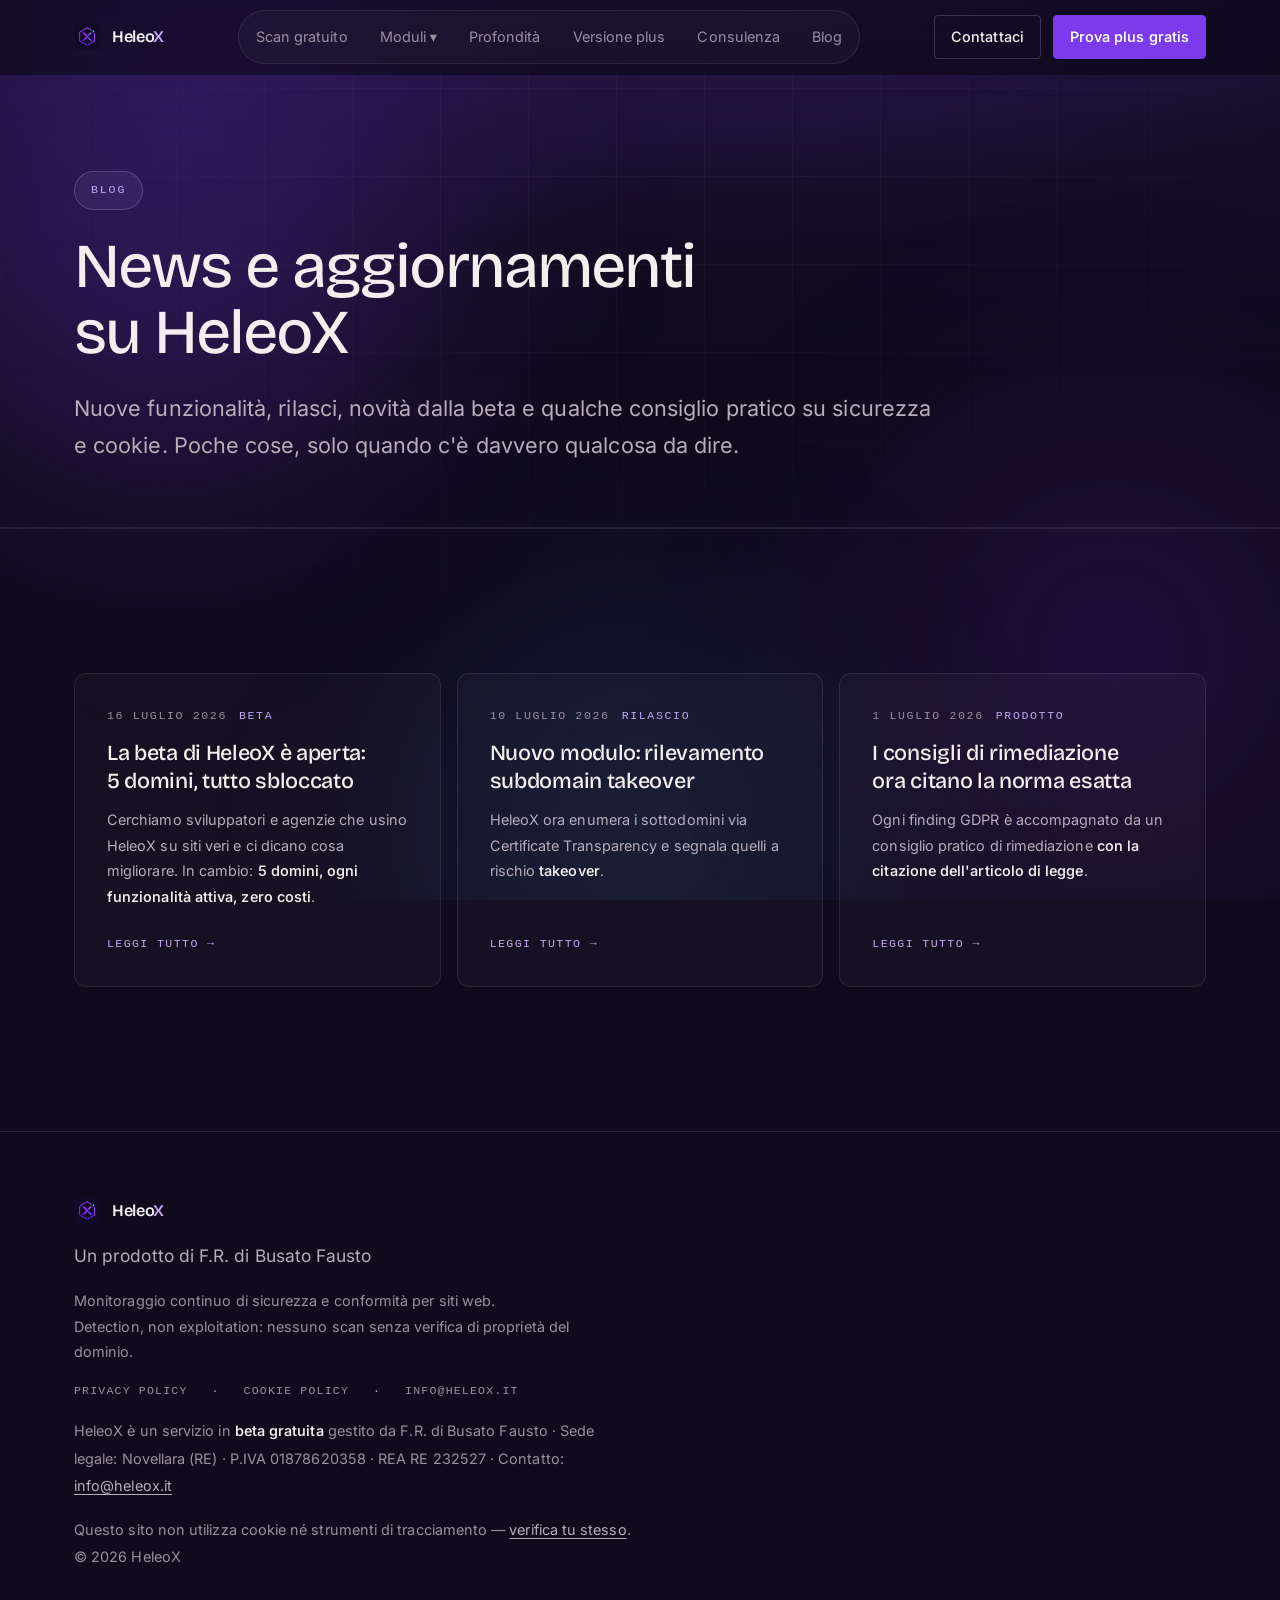
<file: blog.html>
<!DOCTYPE html>
<html lang="it">
<head>
  <meta charset="UTF-8" />
  <meta name="viewport" content="width=device-width, initial-scale=1.0" />
  <title>Blog — HeleoX</title>
  <meta name="description" content="News e aggiornamenti su HeleoX: nuove funzionalità, rilasci, novità dalla beta e consigli su sicurezza e conformità GDPR." />
  <link rel="canonical" href="https://www.heleox.it/blog.html" />
  <meta property="og:type" content="website" />
  <meta property="og:site_name" content="HeleoX" />
  <meta property="og:locale" content="it_IT" />
  <meta property="og:title" content="Blog — HeleoX" />
  <meta property="og:description" content="News e aggiornamenti su HeleoX: nuove funzionalità, rilasci, novità dalla beta e consigli su sicurezza e conformità GDPR." />
  <meta property="og:url" content="https://www.heleox.it/blog.html" />
  <meta property="og:image" content="https://www.heleox.it/logo.png" />
  <meta name="twitter:card" content="summary" />
  <meta name="twitter:title" content="Blog — HeleoX" />
  <meta name="twitter:description" content="News e aggiornamenti su HeleoX: nuove funzionalità, rilasci, novità dalla beta e consigli su sicurezza e conformità GDPR." />
  <meta name="twitter:image" content="https://www.heleox.it/logo.png" />
  <link rel="icon" type="image/png" href="logo.png" />
  <!-- I due caratteri sono self-hosted (fonts/), come in home page. -->
  <link rel="preload" href="fonts/bricolage-grotesque-wght.woff2" as="font" type="font/woff2" crossorigin />
  <link rel="preload" href="fonts/inter-wght.woff2" as="font" type="font/woff2" crossorigin />
  <link rel="stylesheet" href="base.css?v=2" />
  <link rel="stylesheet" href="pagina.css?v=1" />
</head>
<body>

  <!-- Stessa atmosfera della home: e' cio' che tiene insieme il sito. -->
  <div class="atmo" aria-hidden="true">
    <span class="glow glow-a"></span>
    <span class="glow glow-b"></span>
    <span class="glow glow-c"></span>
  </div>

  <!-- ======================= NAV ======================= -->
  <header class="nav">
    <div class="container nav-inner">
      <a href="index.html" class="brand">
        <img src="logo.png" alt="Logo HeleoX" class="brand-logo" width="26" height="26" />
        <span class="brand-name">Heleo<span class="accent">X</span></span>
      </a>
      <nav class="nav-links" id="primaryNav">
        <a href="index.html#scanner">Scan gratuito</a>
        <div class="nav-drop">
          <button class="nav-drop-toggle" type="button" aria-haspopup="true">Moduli &#9662;</button>
          <div class="nav-drop-menu">
            <a href="modulo-security-headers.html">Security headers</a>
            <a href="modulo-tls.html">TLS e certificati</a>
            <a href="modulo-sottodomini.html">Sottodomini dimenticati</a>
            <a href="modulo-secret-esposti.html">Chiavi e secret esposti</a>
            <a href="modulo-xss-sqli.html">XSS e SQL injection</a>
            <a href="modulo-conformita-gdpr.html">Cookie e consenso</a>
          </div>
        </div>
        <a href="index.html#profondita">Profondit&agrave;</a>
        <a href="index.html#demo">Versione plus</a>
        <a href="index.html#esperto">Consulenza</a>
        <a href="blog.html">Blog</a>
        <div class="nav-links-cta mobile-only">
          <a href="index.html#esperto" class="btn btn-block">Contattaci</a>
          <a href="https://app.heleox.it" target="_blank" rel="noopener" class="btn btn-primary btn-block">Prova la versione plus gratuitamente</a>
        </div>
      </nav>
      <div class="nav-cta">
        <a href="index.html#esperto" class="btn btn-sm">Contattaci</a>
        <a href="https://app.heleox.it" target="_blank" rel="noopener" class="btn btn-primary btn-sm">Prova plus gratis</a>
      </div>
      <button class="nav-toggle" type="button" aria-label="Apri il menu di navigazione" aria-expanded="false" aria-controls="primaryNav">
        <span class="nav-toggle-bar"></span><span class="nav-toggle-bar"></span><span class="nav-toggle-bar"></span>
      </button>
    </div>
  </header>

  <!-- ======================= BLOG ======================= -->
  <section class="page-hero">
    <div class="container">
      <span class="page-badge">Blog</span>
      <h1>News e aggiornamenti su HeleoX</h1>
      <p class="lead">
        Nuove funzionalità, rilasci, novità dalla beta e qualche consiglio pratico su sicurezza e
        cookie. Poche cose, solo quando c'è davvero qualcosa da dire.
      </p>
    </div>
  </section>

  <section class="section" id="blog">
    <div class="container">
      <div class="sr-only">
        <h2>Elenco degli articoli</h2>
      </div>

      <!-- I post vengono renderizzati da blog.js: per pubblicare una news
           basta aggiungere una voce all'array BLOG_POSTS in cima a blog.js. -->
      <div class="blog-grid" id="blogGrid"></div>

      <p class="blog-empty" id="blogEmpty" hidden>Ancora nessun articolo — torna a trovarci presto.</p>
    </div>
  </section>

  <!-- Pop-up dettaglio notizia (contenuto popolato da blog.js) -->
  <dialog class="blog-modal" id="blogModal" aria-labelledby="blogModalTitle">
    <div class="modal-card">
      <button type="button" class="modal-close" aria-label="Chiudi">✕</button>
      <div class="news-meta">
        <span class="news-date modal-date"></span>
        <span class="news-tag modal-tag"></span>
      </div>
      <h3 class="modal-title" id="blogModalTitle"></h3>
      <div class="modal-body"></div>
    </div>
  </dialog>

  <!-- ======================= FOOTER ======================= -->
  <footer class="footer">
    <div class="container footer-inner">
      <div class="brand">
        <img src="logo.png" alt="" class="brand-logo" />
        <span class="brand-name">Heleo<span class="accent">X</span></span>
      </div>
      <a class="madeby" href="https://www.fr-busato.it" target="_blank" rel="noopener">
        <span class="madeby-label">Un prodotto di</span>
        <span class="madeby-name">F.R. di Busato Fausto</span>
      </a>
      <p>Monitoraggio continuo di sicurezza e conformità per siti web.<br />Detection, non exploitation: nessuno scan senza verifica di proprietà del dominio.</p>
      <nav class="footer-links" aria-label="Note legali">
        <a href="privacy.html">Privacy policy</a>
        <span aria-hidden="true">·</span>
        <a href="cookie.html">Cookie policy</a>
        <span aria-hidden="true">·</span>
        <a href="mailto:info@heleox.it">info@heleox.it</a>
      </nav>
      <p class="footer-legal">
        HeleoX è un servizio in <strong>beta gratuita</strong> gestito da F.R. di Busato Fausto ·
        Sede legale: Novellara (RE) · P.IVA 01878620358 · REA RE 232527 ·
        Contatto: <a href="mailto:info@heleox.it">info@heleox.it</a>
      </p>
      <p class="footer-fine">
        Questo sito non utilizza cookie né strumenti di tracciamento — <a href="cookie.html">verifica tu stesso</a>.<br />
        © 2026 HeleoX
      </p>
    </div>
  </footer>

  <script src="script.js?v=7"></script>
  <script src="blog.js"></script>
</body>
</html>
</file>
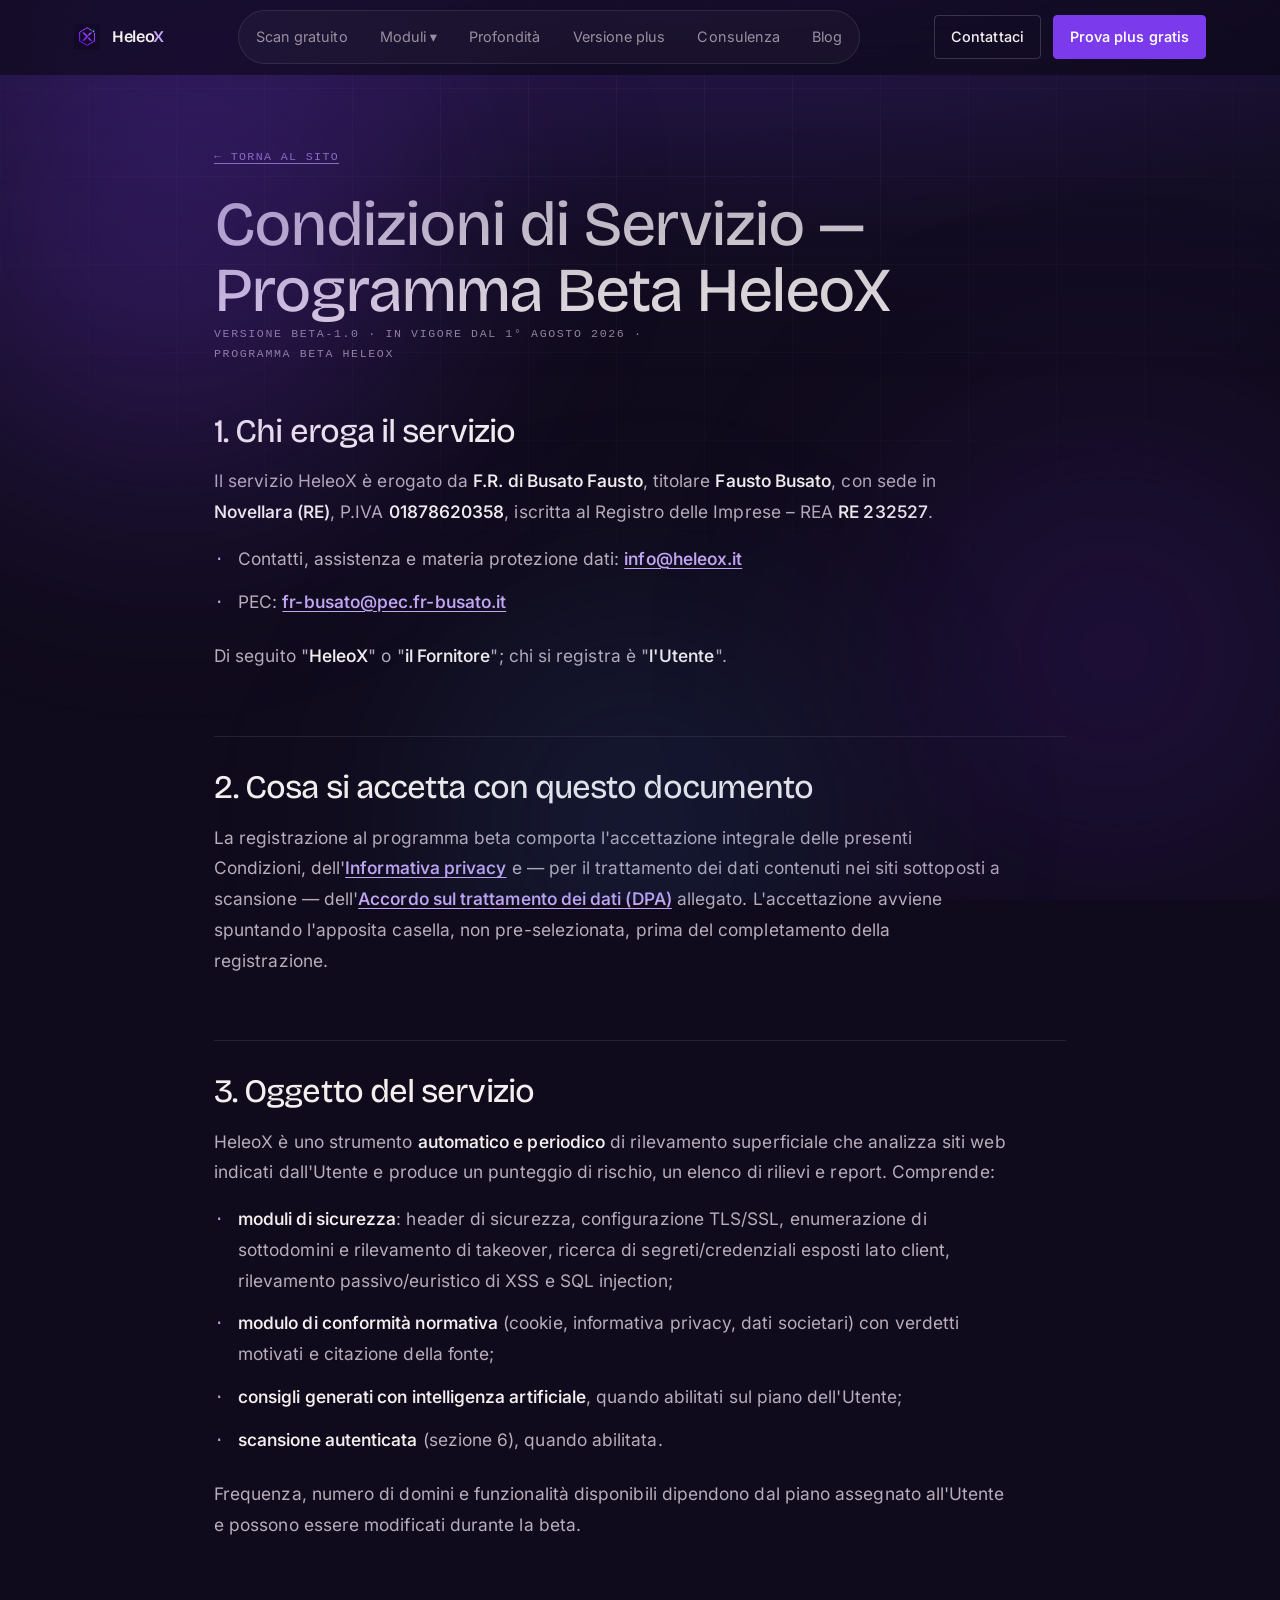
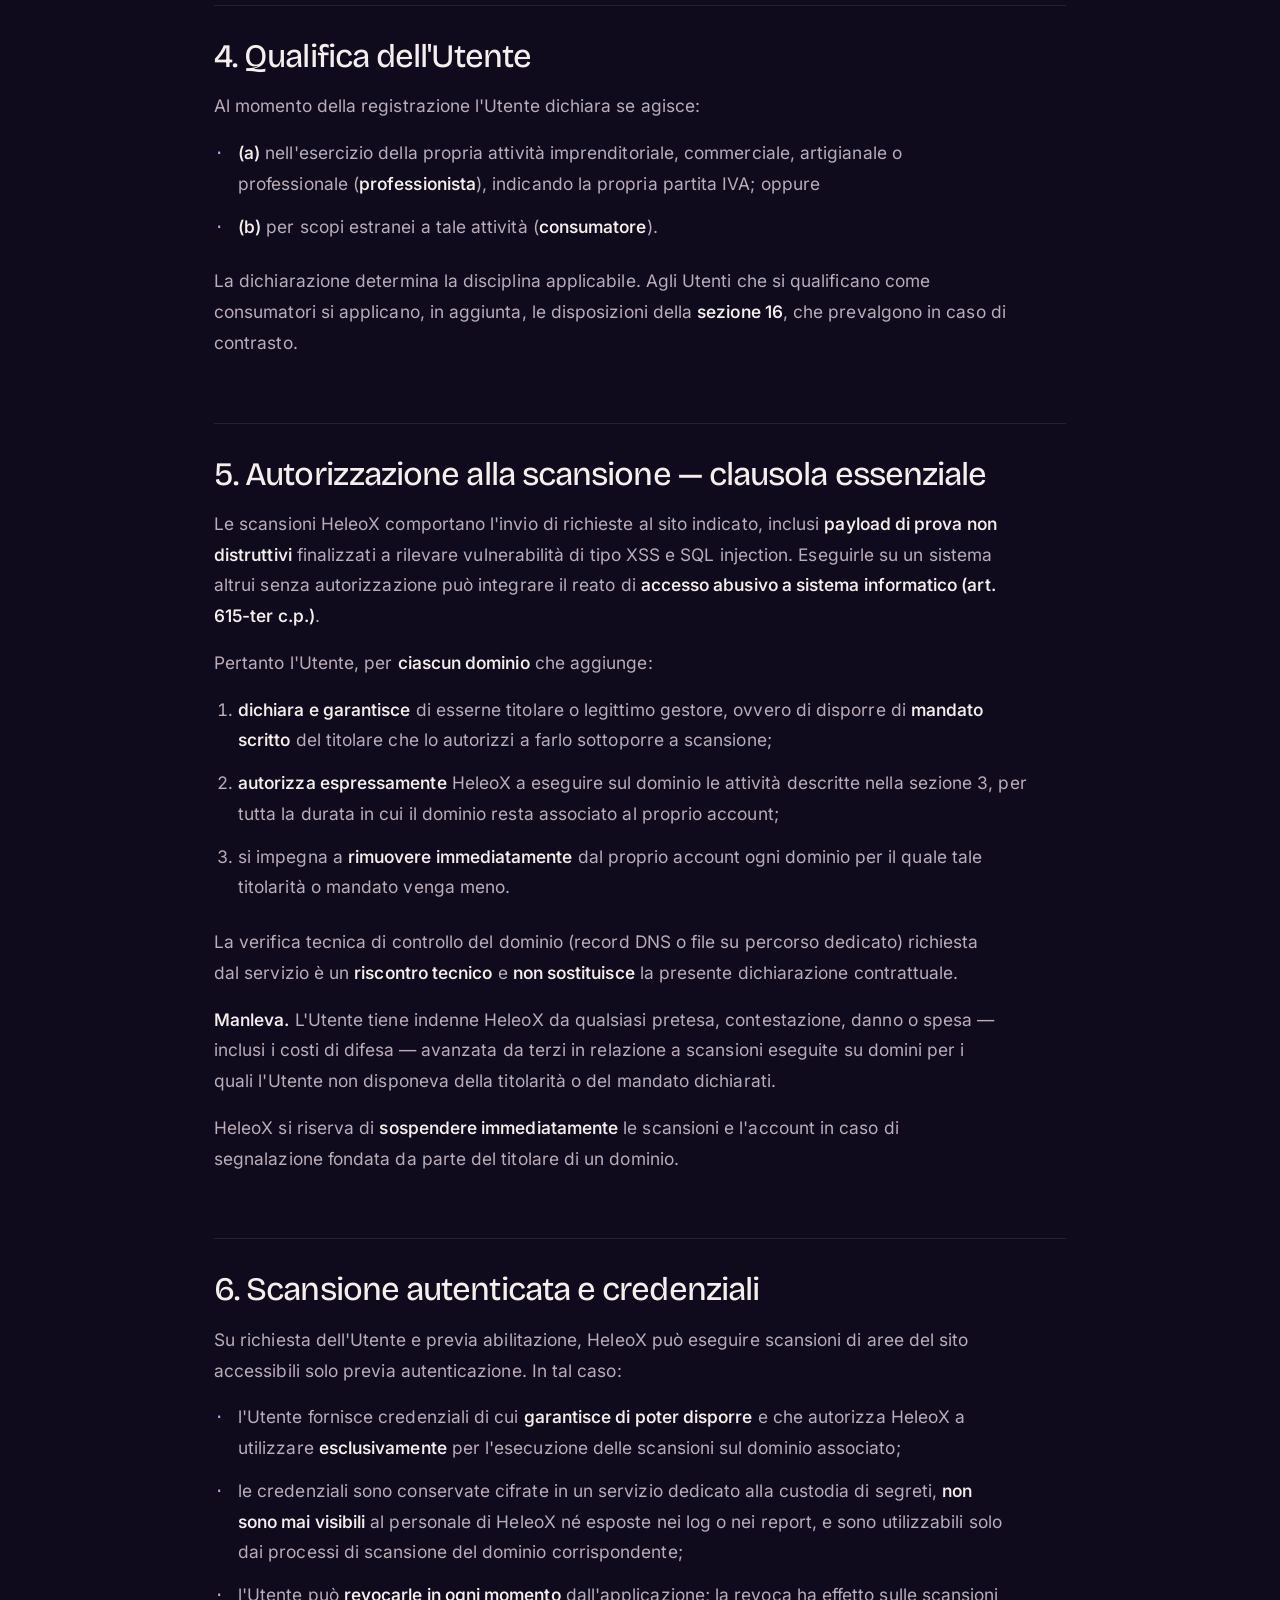
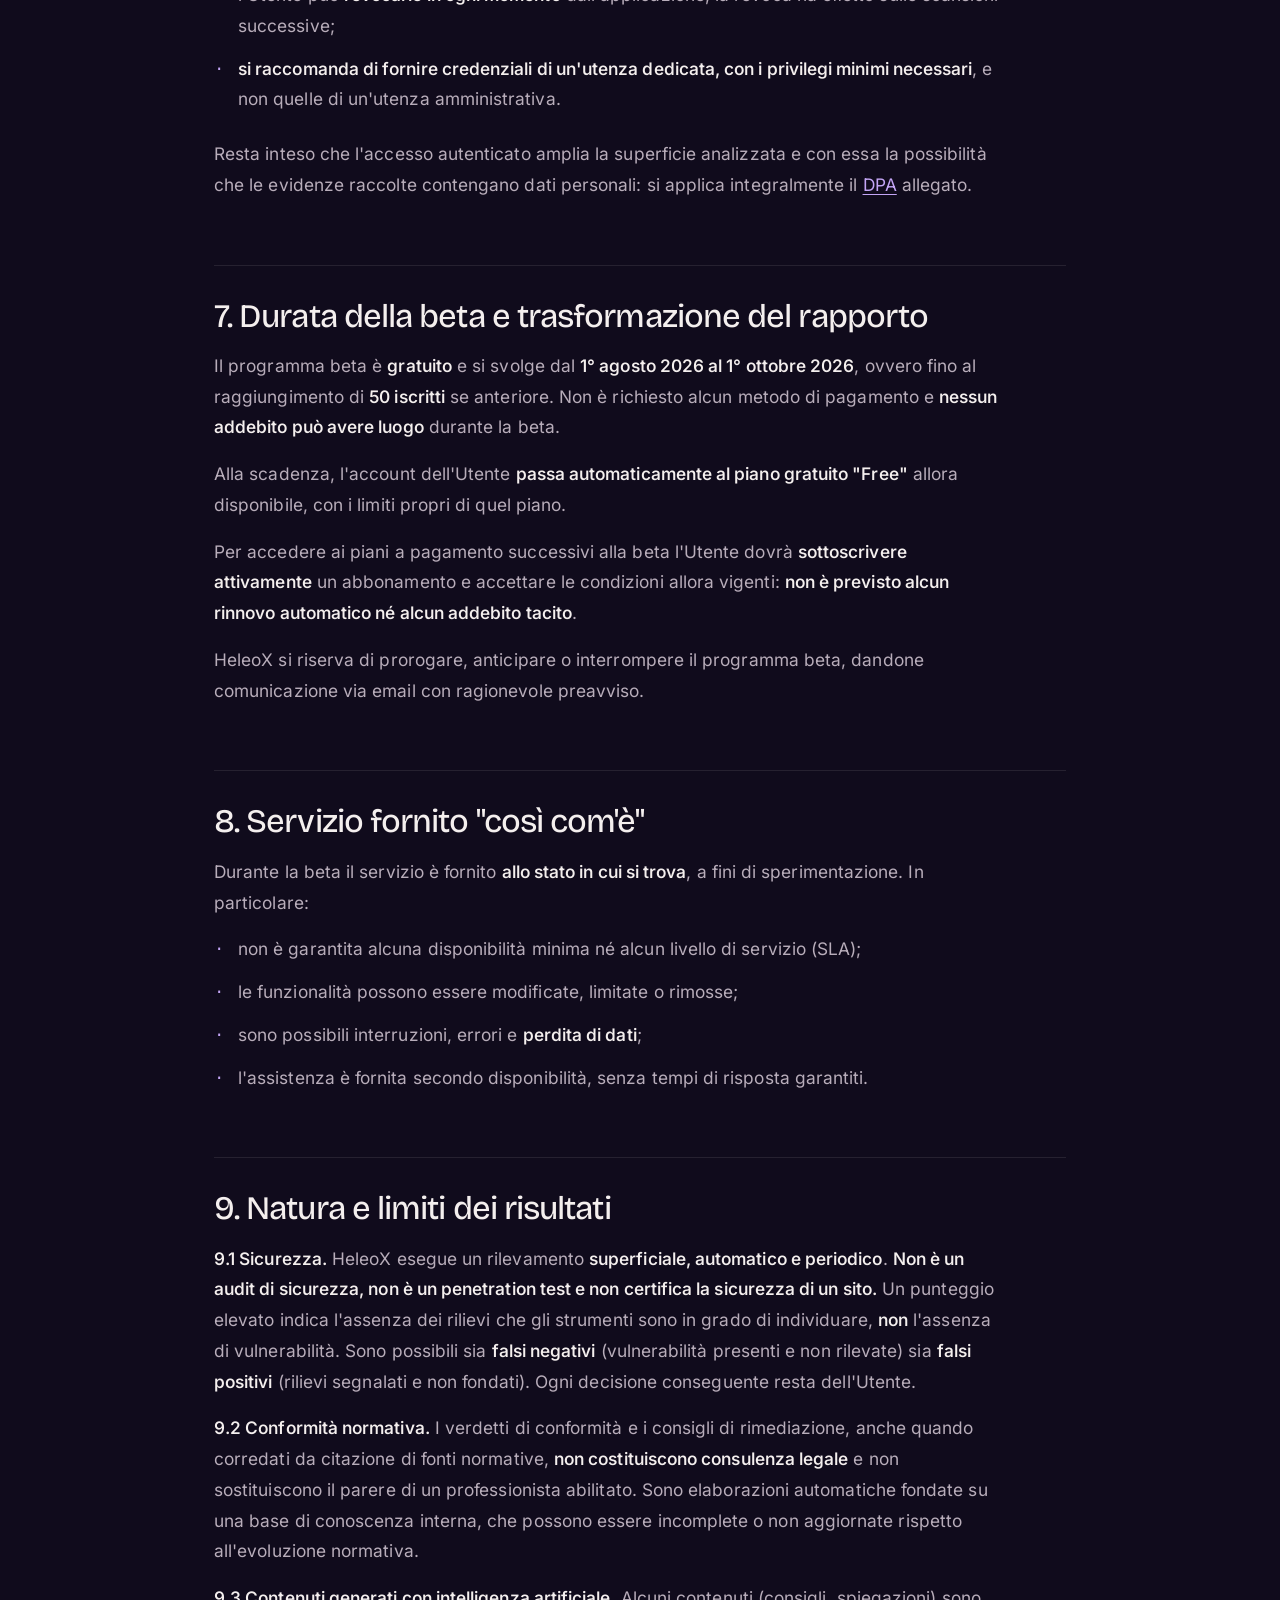
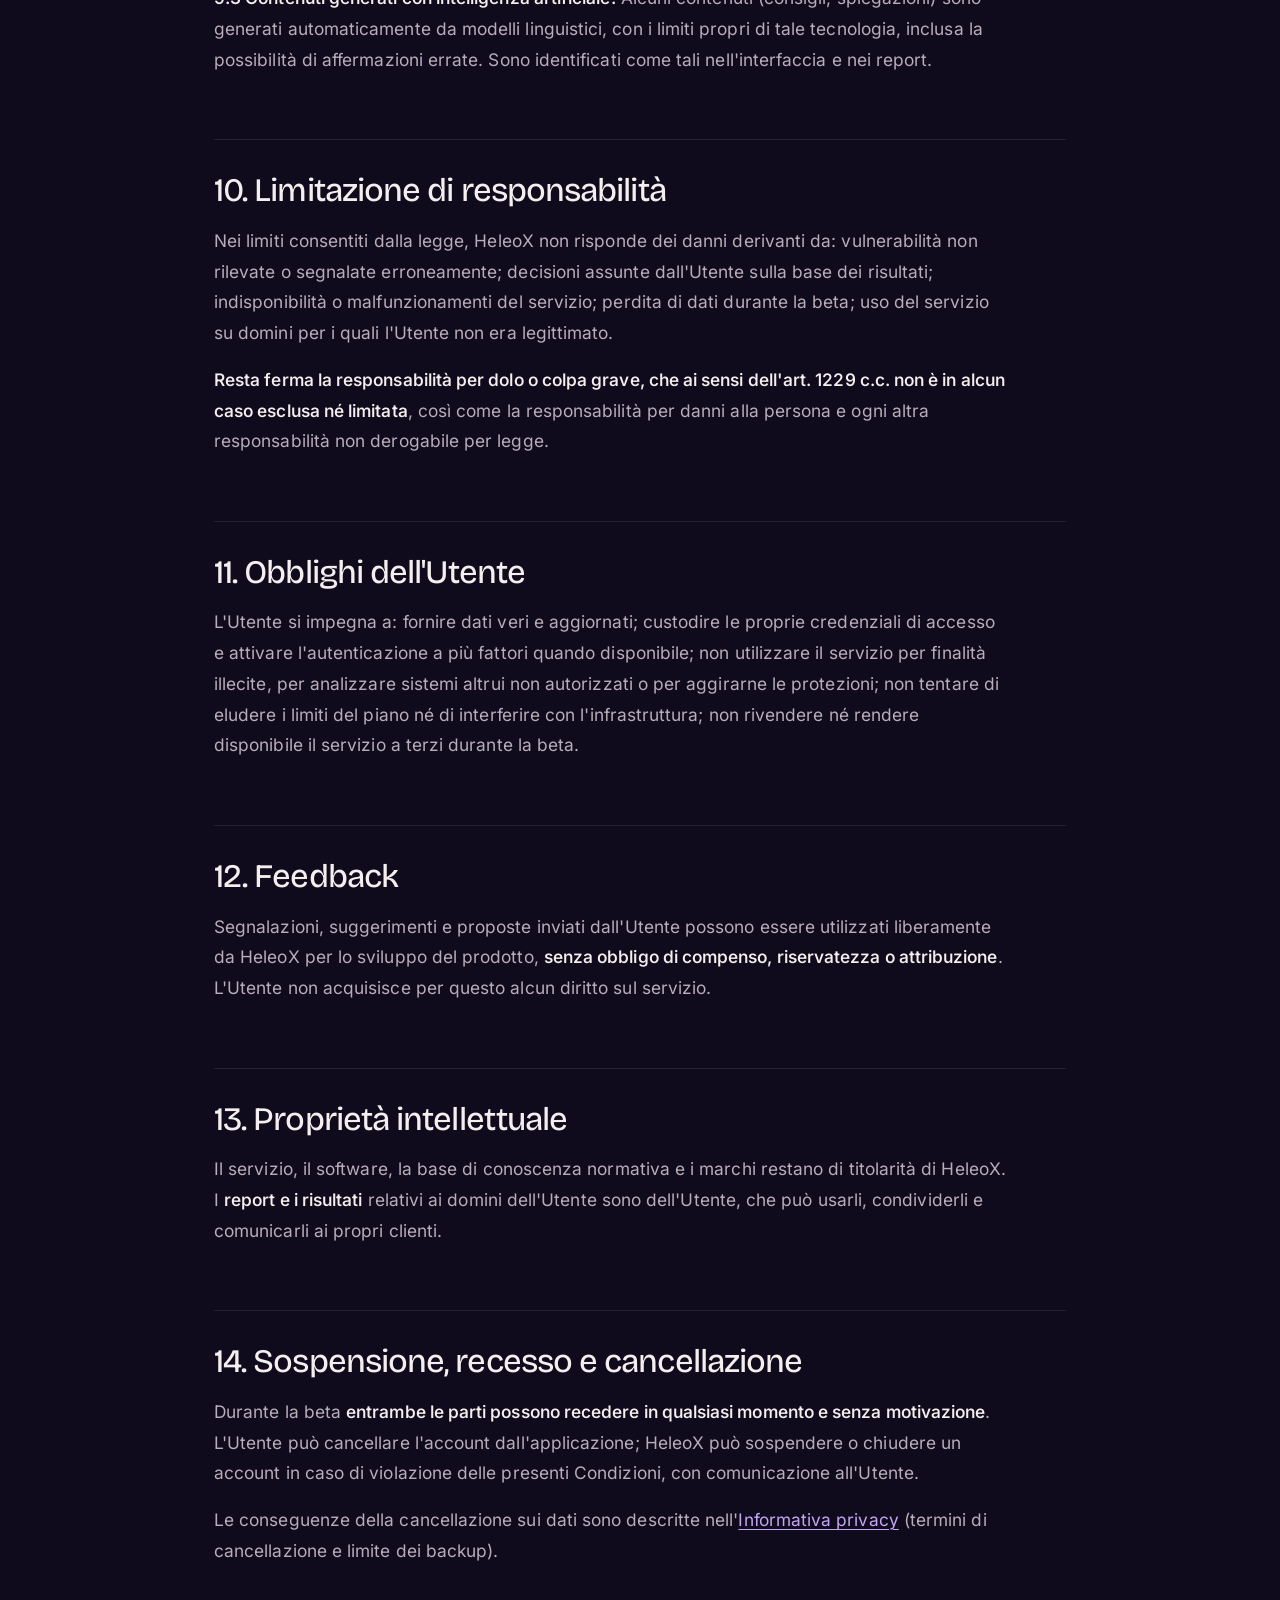
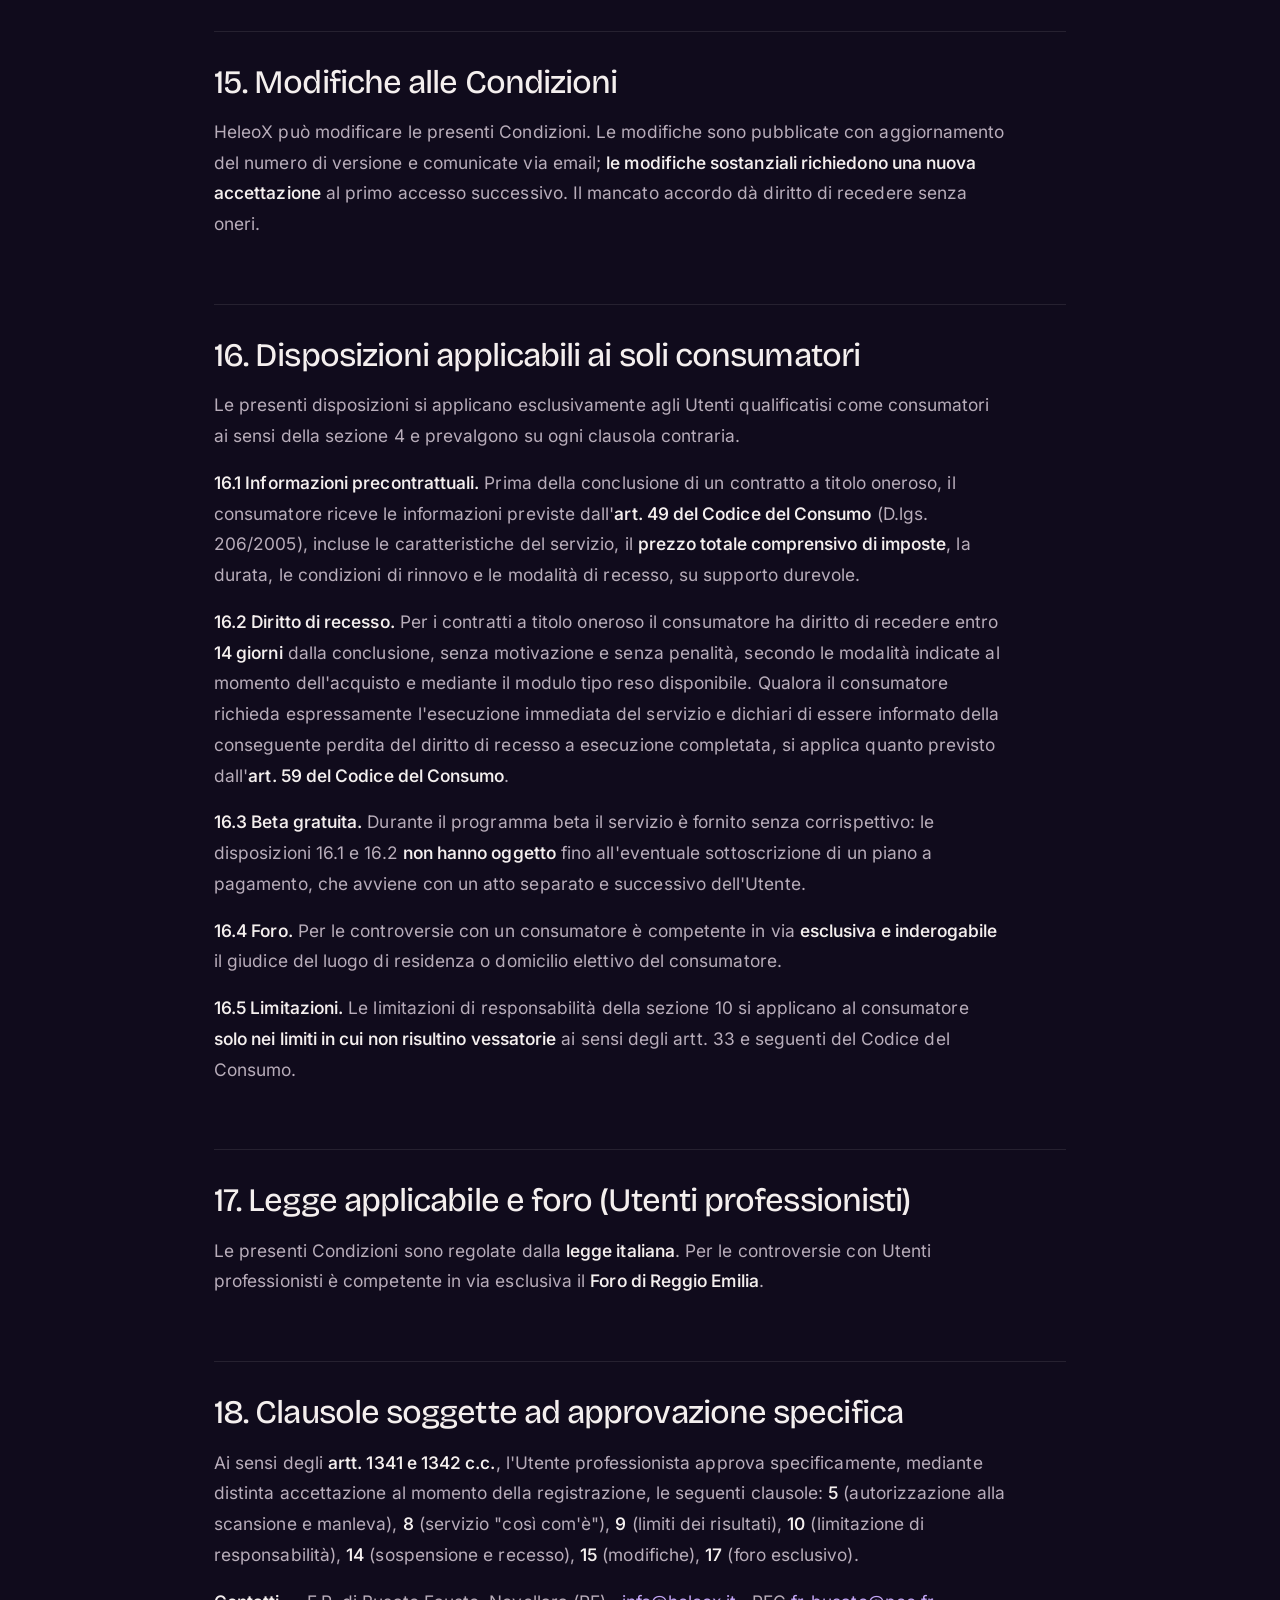
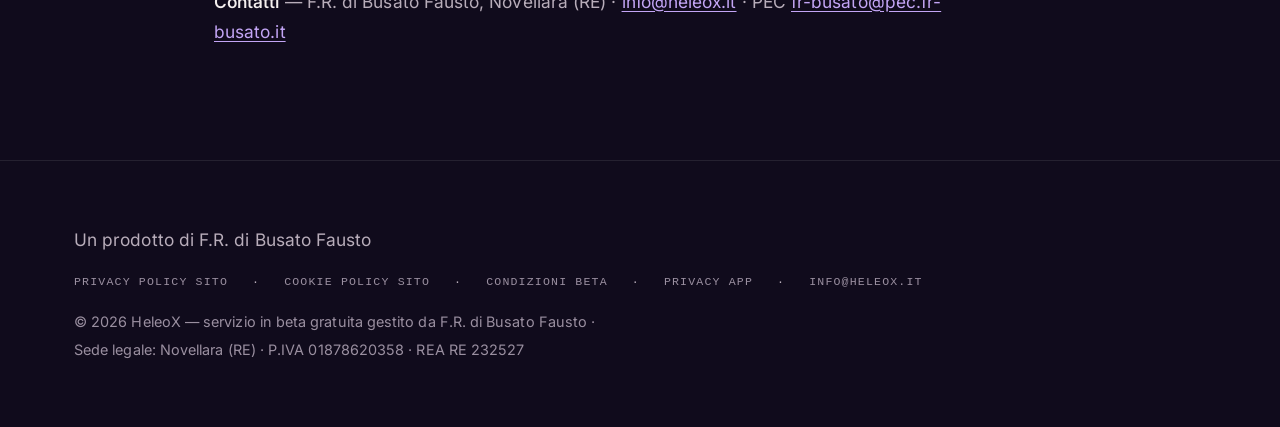
<file: condizioni-beta.html>
<!DOCTYPE html>
<html lang="it">
<head>
  <meta charset="UTF-8" />
  <meta name="viewport" content="width=device-width, initial-scale=1.0" />
  <title>Condizioni di servizio — Programma Beta HeleoX</title>
  <meta name="description" content="Condizioni di servizio del programma beta di HeleoX." />
  <meta name="robots" content="noindex" />
  <link rel="canonical" href="https://www.heleox.it/condizioni-beta.html" />
  <link rel="icon" type="image/png" href="logo.png" />
  <!-- I due caratteri sono self-hosted (fonts/), come in home page. -->
  <link rel="preload" href="fonts/bricolage-grotesque-wght.woff2" as="font" type="font/woff2" crossorigin />
  <link rel="preload" href="fonts/inter-wght.woff2" as="font" type="font/woff2" crossorigin />
  <link rel="stylesheet" href="base.css?v=2" />
  <link rel="stylesheet" href="pagina.css?v=1" />
</head>
<body>

  <!-- Stessa atmosfera della home: e' cio' che tiene insieme il sito. -->
  <div class="atmo" aria-hidden="true">
    <span class="glow glow-a"></span>
    <span class="glow glow-b"></span>
    <span class="glow glow-c"></span>
  </div>

  <header class="nav">
    <div class="container nav-inner">
      <a href="index.html" class="brand">
        <img src="logo.png" alt="Logo HeleoX" class="brand-logo" width="26" height="26" />
        <span class="brand-name">Heleo<span class="accent">X</span></span>
      </a>
      <nav class="nav-links" id="primaryNav">
        <a href="index.html#scanner">Scan gratuito</a>
        <div class="nav-drop">
          <button class="nav-drop-toggle" type="button" aria-haspopup="true">Moduli &#9662;</button>
          <div class="nav-drop-menu">
            <a href="modulo-security-headers.html">Security headers</a>
            <a href="modulo-tls.html">TLS e certificati</a>
            <a href="modulo-sottodomini.html">Sottodomini dimenticati</a>
            <a href="modulo-secret-esposti.html">Chiavi e secret esposti</a>
            <a href="modulo-xss-sqli.html">XSS e SQL injection</a>
            <a href="modulo-conformita-gdpr.html">Cookie e consenso</a>
          </div>
        </div>
        <a href="index.html#profondita">Profondit&agrave;</a>
        <a href="index.html#demo">Versione plus</a>
        <a href="index.html#esperto">Consulenza</a>
        <a href="blog.html">Blog</a>
        <div class="nav-links-cta mobile-only">
          <a href="index.html#esperto" class="btn btn-block">Contattaci</a>
          <a href="https://app.heleox.it" target="_blank" rel="noopener" class="btn btn-primary btn-block">Prova la versione plus gratuitamente</a>
        </div>
      </nav>
      <div class="nav-cta">
        <a href="index.html#esperto" class="btn btn-sm">Contattaci</a>
        <a href="https://app.heleox.it" target="_blank" rel="noopener" class="btn btn-primary btn-sm">Prova plus gratis</a>
      </div>
      <button class="nav-toggle" type="button" aria-label="Apri il menu di navigazione" aria-expanded="false" aria-controls="primaryNav">
        <span class="nav-toggle-bar"></span><span class="nav-toggle-bar"></span><span class="nav-toggle-bar"></span>
      </button>
    </div>
  </header>

  <main class="legal-page">
    <a href="index.html" class="legal-back">← Torna al sito</a>
    <h1>Condizioni di Servizio — Programma Beta HeleoX</h1>
    <p class="legal-updated">Versione beta-1.0 · In vigore dal 1° agosto 2026 · Programma Beta HeleoX</p>

    <h2>1. Chi eroga il servizio</h2>
    <p>Il servizio HeleoX è erogato da <strong>F.R. di Busato Fausto</strong>, titolare
    <strong>Fausto Busato</strong>, con sede in <strong>Novellara (RE)</strong>,
    P.IVA <strong>01878620358</strong>, iscritta al Registro delle Imprese – REA <strong>RE 232527</strong>.</p>
    <ul>
      <li>Contatti, assistenza e materia protezione dati:
      <strong><a href="mailto:info@heleox.it">info@heleox.it</a></strong></li>
      <li>PEC: <strong><a href="mailto:fr-busato@pec.fr-busato.it">fr-busato@pec.fr-busato.it</a></strong></li>
    </ul>
    <p>Di seguito "<strong>HeleoX</strong>" o "<strong>il Fornitore</strong>"; chi si registra è
    "<strong>l'Utente</strong>".</p>

    <h2>2. Cosa si accetta con questo documento</h2>
    <p>La registrazione al programma beta comporta l'accettazione integrale delle presenti Condizioni,
    dell'<strong><a href="privacy-app.html">Informativa privacy</a></strong> e — per il trattamento dei
    dati contenuti nei siti sottoposti a scansione — dell'<strong><a href="dpa.html">Accordo sul
    trattamento dei dati (DPA)</a></strong> allegato. L'accettazione avviene spuntando l'apposita
    casella, non pre-selezionata, prima del completamento della registrazione.</p>

    <h2>3. Oggetto del servizio</h2>
    <p>HeleoX è uno strumento <strong>automatico e periodico</strong> di rilevamento superficiale che
    analizza siti web indicati dall'Utente e produce un punteggio di rischio, un elenco di rilievi e
    report. Comprende:</p>
    <ul>
      <li><strong>moduli di sicurezza</strong>: header di sicurezza, configurazione TLS/SSL,
      enumerazione di sottodomini e rilevamento di takeover, ricerca di segreti/credenziali esposti
      lato client, rilevamento passivo/euristico di XSS e SQL injection;</li>
      <li><strong>modulo di conformità normativa</strong> (cookie, informativa privacy, dati societari)
      con verdetti motivati e citazione della fonte;</li>
      <li><strong>consigli generati con intelligenza artificiale</strong>, quando abilitati sul piano
      dell'Utente;</li>
      <li><strong>scansione autenticata</strong> (sezione 6), quando abilitata.</li>
    </ul>
    <p>Frequenza, numero di domini e funzionalità disponibili dipendono dal piano assegnato all'Utente
    e possono essere modificati durante la beta.</p>

    <h2>4. Qualifica dell'Utente</h2>
    <p>Al momento della registrazione l'Utente dichiara se agisce:</p>
    <ul>
      <li><strong>(a)</strong> nell'esercizio della propria attività imprenditoriale, commerciale,
      artigianale o professionale (<strong>professionista</strong>), indicando la propria partita IVA;
      oppure</li>
      <li><strong>(b)</strong> per scopi estranei a tale attività (<strong>consumatore</strong>).</li>
    </ul>
    <p>La dichiarazione determina la disciplina applicabile. Agli Utenti che si qualificano come
    consumatori si applicano, in aggiunta, le disposizioni della <strong>sezione 16</strong>, che
    prevalgono in caso di contrasto.</p>

    <h2>5. Autorizzazione alla scansione — clausola essenziale</h2>
    <p>Le scansioni HeleoX comportano l'invio di richieste al sito indicato, inclusi <strong>payload di
    prova non distruttivi</strong> finalizzati a rilevare vulnerabilità di tipo XSS e SQL injection.
    Eseguirle su un sistema altrui senza autorizzazione può integrare il reato di <strong>accesso
    abusivo a sistema informatico (art. 615-ter c.p.)</strong>.</p>
    <p>Pertanto l'Utente, per <strong>ciascun dominio</strong> che aggiunge:</p>
    <ol>
      <li><strong>dichiara e garantisce</strong> di esserne titolare o legittimo gestore, ovvero di
      disporre di <strong>mandato scritto</strong> del titolare che lo autorizzi a farlo sottoporre a
      scansione;</li>
      <li><strong>autorizza espressamente</strong> HeleoX a eseguire sul dominio le attività descritte
      nella sezione 3, per tutta la durata in cui il dominio resta associato al proprio account;</li>
      <li>si impegna a <strong>rimuovere immediatamente</strong> dal proprio account ogni dominio per il
      quale tale titolarità o mandato venga meno.</li>
    </ol>
    <p>La verifica tecnica di controllo del dominio (record DNS o file su percorso dedicato) richiesta
    dal servizio è un <strong>riscontro tecnico</strong> e <strong>non sostituisce</strong> la presente
    dichiarazione contrattuale.</p>
    <p><strong>Manleva.</strong> L'Utente tiene indenne HeleoX da qualsiasi pretesa, contestazione,
    danno o spesa — inclusi i costi di difesa — avanzata da terzi in relazione a scansioni eseguite su
    domini per i quali l'Utente non disponeva della titolarità o del mandato dichiarati.</p>
    <p>HeleoX si riserva di <strong>sospendere immediatamente</strong> le scansioni e l'account in caso
    di segnalazione fondata da parte del titolare di un dominio.</p>

    <h2>6. Scansione autenticata e credenziali</h2>
    <p>Su richiesta dell'Utente e previa abilitazione, HeleoX può eseguire scansioni di aree del sito
    accessibili solo previa autenticazione. In tal caso:</p>
    <ul>
      <li>l'Utente fornisce credenziali di cui <strong>garantisce di poter disporre</strong> e che
      autorizza HeleoX a utilizzare <strong>esclusivamente</strong> per l'esecuzione delle scansioni sul
      dominio associato;</li>
      <li>le credenziali sono conservate cifrate in un servizio dedicato alla custodia di segreti,
      <strong>non sono mai visibili</strong> al personale di HeleoX né esposte nei log o nei report, e
      sono utilizzabili solo dai processi di scansione del dominio corrispondente;</li>
      <li>l'Utente può <strong>revocarle in ogni momento</strong> dall'applicazione; la revoca ha
      effetto sulle scansioni successive;</li>
      <li><strong>si raccomanda di fornire credenziali di un'utenza dedicata, con i privilegi minimi
      necessari</strong>, e non quelle di un'utenza amministrativa.</li>
    </ul>
    <p>Resta inteso che l'accesso autenticato amplia la superficie analizzata e con essa la possibilità
    che le evidenze raccolte contengano dati personali: si applica integralmente il
    <a href="dpa.html">DPA</a> allegato.</p>

    <h2>7. Durata della beta e trasformazione del rapporto</h2>
    <p>Il programma beta è <strong>gratuito</strong> e si svolge dal <strong>1° agosto 2026 al 1°
    ottobre 2026</strong>, ovvero fino al raggiungimento di <strong>50 iscritti</strong> se anteriore.
    Non è richiesto alcun metodo di pagamento e <strong>nessun addebito può avere luogo</strong> durante
    la beta.</p>
    <p>Alla scadenza, l'account dell'Utente <strong>passa automaticamente al piano gratuito
    "Free"</strong> allora disponibile, con i limiti propri di quel piano.</p>
    <p>Per accedere ai piani a pagamento successivi alla beta l'Utente dovrà <strong>sottoscrivere
    attivamente</strong> un abbonamento e accettare le condizioni allora vigenti: <strong>non è previsto
    alcun rinnovo automatico né alcun addebito tacito</strong>.</p>
    <p>HeleoX si riserva di prorogare, anticipare o interrompere il programma beta, dandone
    comunicazione via email con ragionevole preavviso.</p>

    <h2>8. Servizio fornito "così com'è"</h2>
    <p>Durante la beta il servizio è fornito <strong>allo stato in cui si trova</strong>, a fini di
    sperimentazione. In particolare:</p>
    <ul>
      <li>non è garantita alcuna disponibilità minima né alcun livello di servizio (SLA);</li>
      <li>le funzionalità possono essere modificate, limitate o rimosse;</li>
      <li>sono possibili interruzioni, errori e <strong>perdita di dati</strong>;</li>
      <li>l'assistenza è fornita secondo disponibilità, senza tempi di risposta garantiti.</li>
    </ul>

    <h2>9. Natura e limiti dei risultati</h2>
    <p><strong>9.1 Sicurezza.</strong> HeleoX esegue un rilevamento <strong>superficiale, automatico e
    periodico</strong>. <strong>Non è un audit di sicurezza, non è un penetration test e non certifica
    la sicurezza di un sito.</strong> Un punteggio elevato indica l'assenza dei rilievi che gli
    strumenti sono in grado di individuare, <strong>non</strong> l'assenza di vulnerabilità. Sono
    possibili sia <strong>falsi negativi</strong> (vulnerabilità presenti e non rilevate) sia
    <strong>falsi positivi</strong> (rilievi segnalati e non fondati). Ogni decisione conseguente resta
    dell'Utente.</p>
    <p><strong>9.2 Conformità normativa.</strong> I verdetti di conformità e i consigli di rimediazione,
    anche quando corredati da citazione di fonti normative, <strong>non costituiscono consulenza
    legale</strong> e non sostituiscono il parere di un professionista abilitato. Sono elaborazioni
    automatiche fondate su una base di conoscenza interna, che possono essere incomplete o non
    aggiornate rispetto all'evoluzione normativa.</p>
    <p><strong>9.3 Contenuti generati con intelligenza artificiale.</strong> Alcuni contenuti (consigli,
    spiegazioni) sono generati automaticamente da modelli linguistici, con i limiti propri di tale
    tecnologia, inclusa la possibilità di affermazioni errate. Sono identificati come tali
    nell'interfaccia e nei report.</p>

    <h2>10. Limitazione di responsabilità</h2>
    <p>Nei limiti consentiti dalla legge, HeleoX non risponde dei danni derivanti da: vulnerabilità non
    rilevate o segnalate erroneamente; decisioni assunte dall'Utente sulla base dei risultati;
    indisponibilità o malfunzionamenti del servizio; perdita di dati durante la beta; uso del servizio
    su domini per i quali l'Utente non era legittimato.</p>
    <p><strong>Resta ferma la responsabilità per dolo o colpa grave, che ai sensi dell'art. 1229 c.c.
    non è in alcun caso esclusa né limitata</strong>, così come la responsabilità per danni alla persona
    e ogni altra responsabilità non derogabile per legge.</p>

    <h2>11. Obblighi dell'Utente</h2>
    <p>L'Utente si impegna a: fornire dati veri e aggiornati; custodire le proprie credenziali di
    accesso e attivare l'autenticazione a più fattori quando disponibile; non utilizzare il servizio per
    finalità illecite, per analizzare sistemi altrui non autorizzati o per aggirarne le protezioni; non
    tentare di eludere i limiti del piano né di interferire con l'infrastruttura; non rivendere né
    rendere disponibile il servizio a terzi durante la beta.</p>

    <h2>12. Feedback</h2>
    <p>Segnalazioni, suggerimenti e proposte inviati dall'Utente possono essere utilizzati liberamente
    da HeleoX per lo sviluppo del prodotto, <strong>senza obbligo di compenso, riservatezza o
    attribuzione</strong>. L'Utente non acquisisce per questo alcun diritto sul servizio.</p>

    <h2>13. Proprietà intellettuale</h2>
    <p>Il servizio, il software, la base di conoscenza normativa e i marchi restano di titolarità di
    HeleoX. I <strong>report e i risultati</strong> relativi ai domini dell'Utente sono dell'Utente, che
    può usarli, condividerli e comunicarli ai propri clienti.</p>

    <h2>14. Sospensione, recesso e cancellazione</h2>
    <p>Durante la beta <strong>entrambe le parti possono recedere in qualsiasi momento e senza
    motivazione</strong>. L'Utente può cancellare l'account dall'applicazione; HeleoX può sospendere o
    chiudere un account in caso di violazione delle presenti Condizioni, con comunicazione
    all'Utente.</p>
    <p>Le conseguenze della cancellazione sui dati sono descritte nell'<a href="privacy-app.html">Informativa
    privacy</a> (termini di cancellazione e limite dei backup).</p>

    <h2>15. Modifiche alle Condizioni</h2>
    <p>HeleoX può modificare le presenti Condizioni. Le modifiche sono pubblicate con aggiornamento del
    numero di versione e comunicate via email; <strong>le modifiche sostanziali richiedono una nuova
    accettazione</strong> al primo accesso successivo. Il mancato accordo dà diritto di recedere senza
    oneri.</p>

    <h2>16. Disposizioni applicabili ai soli consumatori</h2>
    <p>Le presenti disposizioni si applicano esclusivamente agli Utenti qualificatisi come consumatori
    ai sensi della sezione 4 e prevalgono su ogni clausola contraria.</p>
    <p><strong>16.1 Informazioni precontrattuali.</strong> Prima della conclusione di un contratto a
    titolo oneroso, il consumatore riceve le informazioni previste dall'<strong>art. 49 del Codice del
    Consumo</strong> (D.lgs. 206/2005), incluse le caratteristiche del servizio, il <strong>prezzo
    totale comprensivo di imposte</strong>, la durata, le condizioni di rinnovo e le modalità di
    recesso, su supporto durevole.</p>
    <p><strong>16.2 Diritto di recesso.</strong> Per i contratti a titolo oneroso il consumatore ha
    diritto di recedere entro <strong>14 giorni</strong> dalla conclusione, senza motivazione e senza
    penalità, secondo le modalità indicate al momento dell'acquisto e mediante il modulo tipo reso
    disponibile. Qualora il consumatore richieda espressamente l'esecuzione immediata del servizio e
    dichiari di essere informato della conseguente perdita del diritto di recesso a esecuzione
    completata, si applica quanto previsto dall'<strong>art. 59 del Codice del Consumo</strong>.</p>
    <p><strong>16.3 Beta gratuita.</strong> Durante il programma beta il servizio è fornito senza
    corrispettivo: le disposizioni 16.1 e 16.2 <strong>non hanno oggetto</strong> fino all'eventuale
    sottoscrizione di un piano a pagamento, che avviene con un atto separato e successivo
    dell'Utente.</p>
    <p><strong>16.4 Foro.</strong> Per le controversie con un consumatore è competente in via
    <strong>esclusiva e inderogabile</strong> il giudice del luogo di residenza o domicilio elettivo del
    consumatore.</p>
    <p><strong>16.5 Limitazioni.</strong> Le limitazioni di responsabilità della sezione 10 si applicano
    al consumatore <strong>solo nei limiti in cui non risultino vessatorie</strong> ai sensi degli artt.
    33 e seguenti del Codice del Consumo.</p>

    <h2>17. Legge applicabile e foro (Utenti professionisti)</h2>
    <p>Le presenti Condizioni sono regolate dalla <strong>legge italiana</strong>. Per le controversie
    con Utenti professionisti è competente in via esclusiva il <strong>Foro di Reggio Emilia</strong>.</p>

    <h2>18. Clausole soggette ad approvazione specifica</h2>
    <p>Ai sensi degli <strong>artt. 1341 e 1342 c.c.</strong>, l'Utente professionista approva
    specificamente, mediante distinta accettazione al momento della registrazione, le seguenti clausole:
    <strong>5</strong> (autorizzazione alla scansione e manleva), <strong>8</strong> (servizio "così
    com'è"), <strong>9</strong> (limiti dei risultati), <strong>10</strong> (limitazione di
    responsabilità), <strong>14</strong> (sospensione e recesso), <strong>15</strong> (modifiche),
    <strong>17</strong> (foro esclusivo).</p>

    <p><strong>Contatti</strong> — F.R. di Busato Fausto, Novellara (RE) ·
    <a href="mailto:info@heleox.it">info@heleox.it</a> · PEC
    <a href="mailto:fr-busato@pec.fr-busato.it">fr-busato@pec.fr-busato.it</a></p>
  </main>

  <footer class="footer">
    <div class="container footer-inner">
      <a class="madeby" href="https://www.fr-busato.it" target="_blank" rel="noopener">
        <span class="madeby-label">Un prodotto di</span>
        <span class="madeby-name">F.R. di Busato Fausto</span>
      </a>
      <nav class="footer-links" aria-label="Note legali">
        <a href="privacy.html">Privacy policy sito</a>
        <span aria-hidden="true">·</span>
        <a href="cookie.html">Cookie policy sito</a>
        <span aria-hidden="true">·</span>
        <a href="condizioni-beta.html">Condizioni beta</a>
        <span aria-hidden="true">·</span>
        <a href="privacy-app.html">Privacy app</a>
        <span aria-hidden="true">·</span>
        <a href="mailto:info@heleox.it">info@heleox.it</a>
      </nav>
      <p class="footer-fine">© 2026 HeleoX — servizio in beta gratuita gestito da F.R. di Busato Fausto · Sede legale: Novellara (RE) · P.IVA 01878620358 · REA RE 232527</p>
    </div>
  </footer>

  <script src="script.js?v=7"></script>
</body>
</html>
</file>
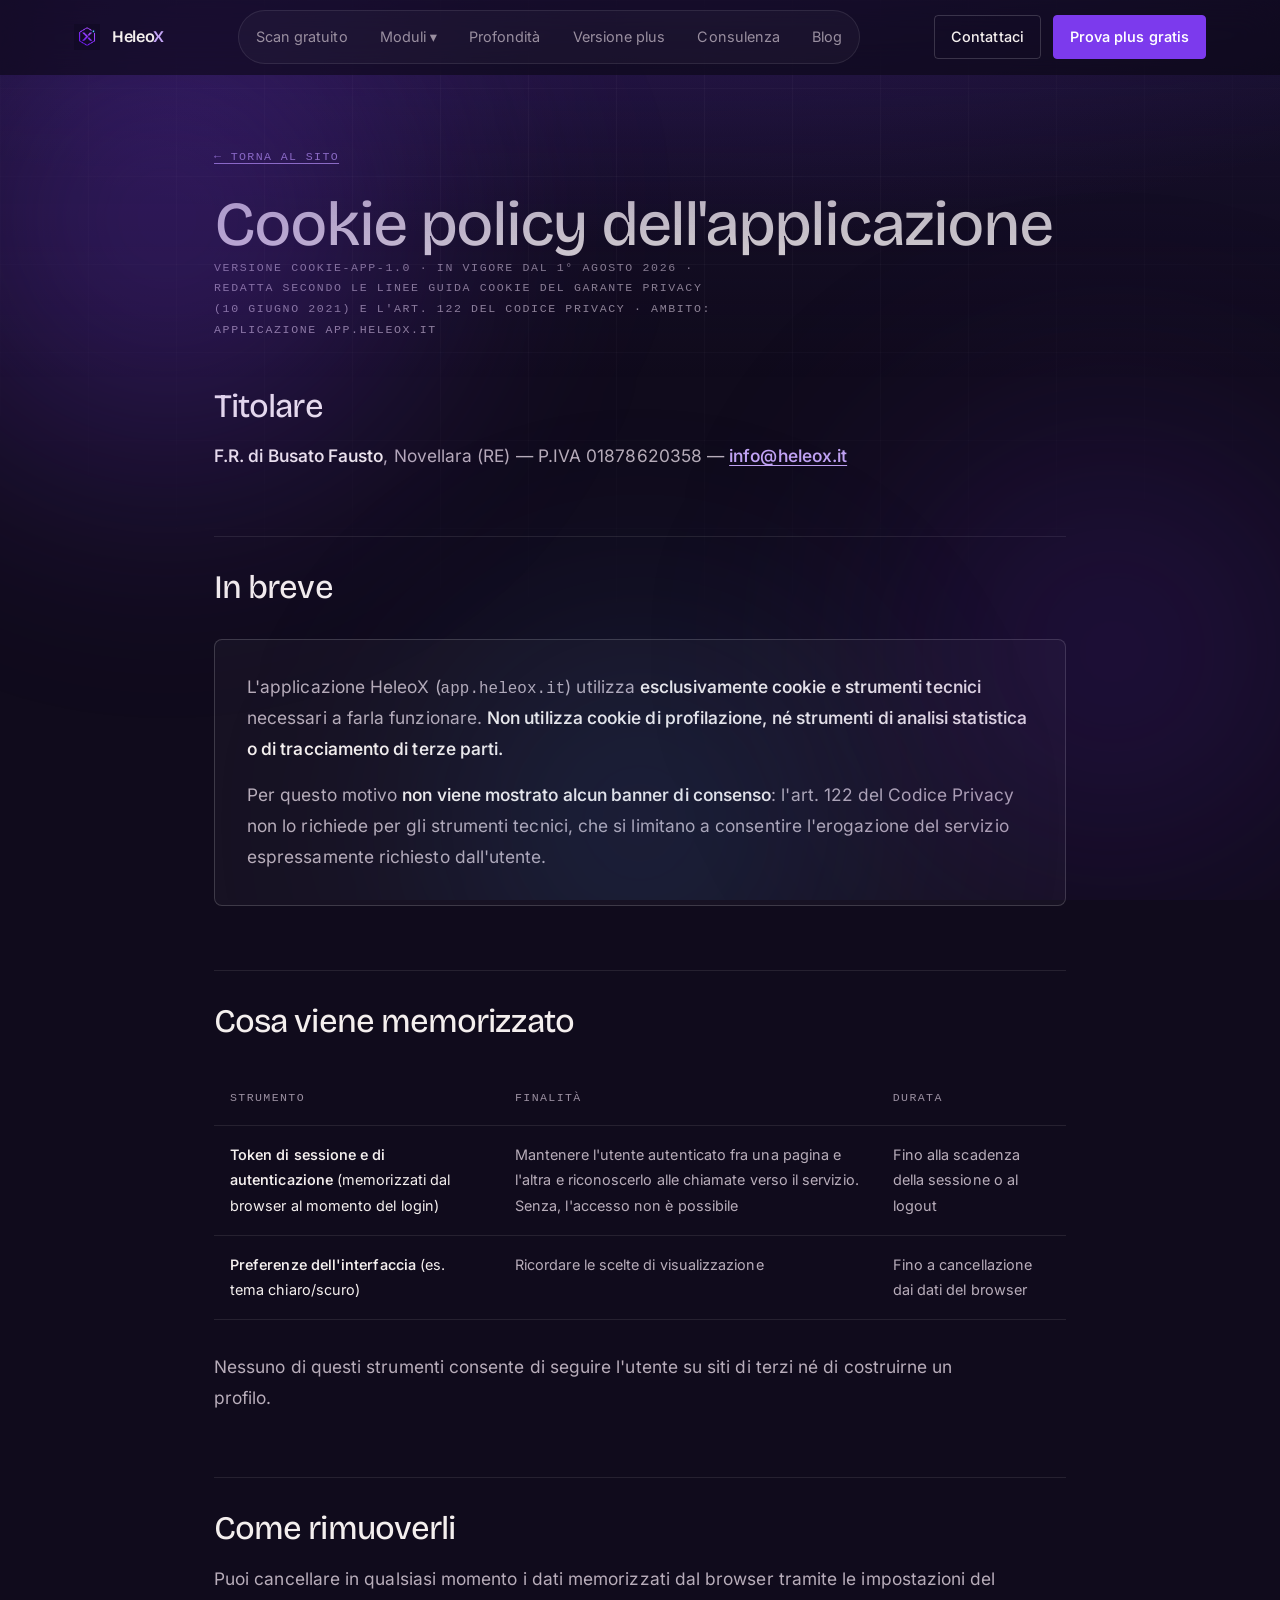
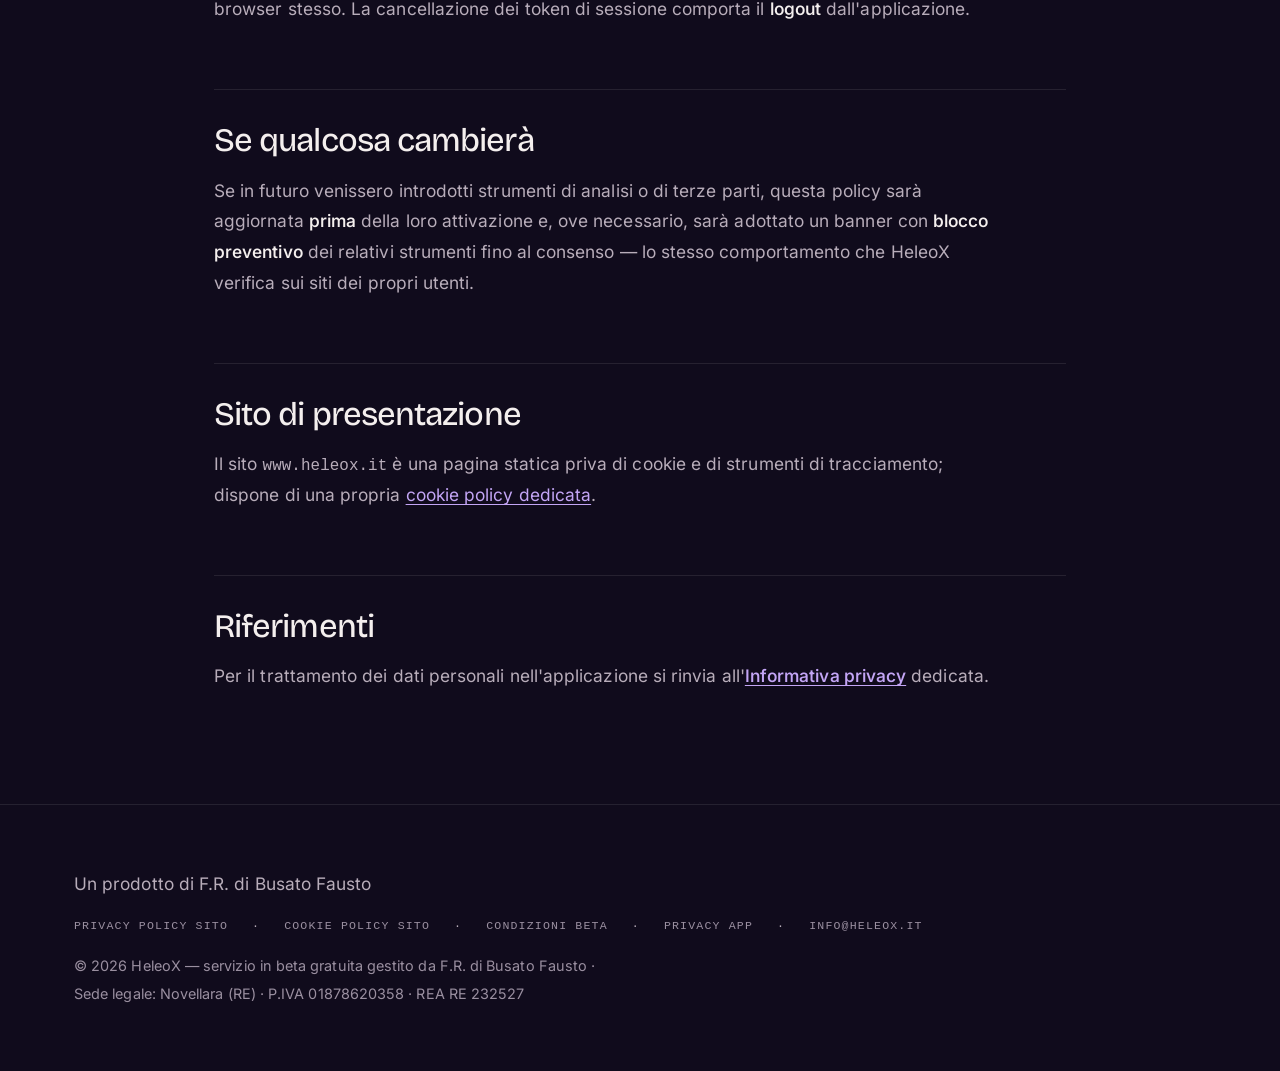
<file: cookie-app.html>
<!DOCTYPE html>
<html lang="it">
<head>
  <meta charset="UTF-8" />
  <meta name="viewport" content="width=device-width, initial-scale=1.0" />
  <title>Cookie policy dell'applicazione — HeleoX</title>
  <meta name="description" content="Cookie policy dell'applicazione HeleoX: solo strumenti tecnici, nessun tracciamento." />
  <meta name="robots" content="noindex" />
  <link rel="canonical" href="https://www.heleox.it/cookie-app.html" />
  <link rel="icon" type="image/png" href="logo.png" />
  <!-- I due caratteri sono self-hosted (fonts/), come in home page. -->
  <link rel="preload" href="fonts/bricolage-grotesque-wght.woff2" as="font" type="font/woff2" crossorigin />
  <link rel="preload" href="fonts/inter-wght.woff2" as="font" type="font/woff2" crossorigin />
  <link rel="stylesheet" href="base.css?v=2" />
  <link rel="stylesheet" href="pagina.css?v=1" />
</head>
<body>

  <!-- Stessa atmosfera della home: e' cio' che tiene insieme il sito. -->
  <div class="atmo" aria-hidden="true">
    <span class="glow glow-a"></span>
    <span class="glow glow-b"></span>
    <span class="glow glow-c"></span>
  </div>

  <header class="nav">
    <div class="container nav-inner">
      <a href="index.html" class="brand">
        <img src="logo.png" alt="Logo HeleoX" class="brand-logo" width="26" height="26" />
        <span class="brand-name">Heleo<span class="accent">X</span></span>
      </a>
      <nav class="nav-links" id="primaryNav">
        <a href="index.html#scanner">Scan gratuito</a>
        <div class="nav-drop">
          <button class="nav-drop-toggle" type="button" aria-haspopup="true">Moduli &#9662;</button>
          <div class="nav-drop-menu">
            <a href="modulo-security-headers.html">Security headers</a>
            <a href="modulo-tls.html">TLS e certificati</a>
            <a href="modulo-sottodomini.html">Sottodomini dimenticati</a>
            <a href="modulo-secret-esposti.html">Chiavi e secret esposti</a>
            <a href="modulo-xss-sqli.html">XSS e SQL injection</a>
            <a href="modulo-conformita-gdpr.html">Cookie e consenso</a>
          </div>
        </div>
        <a href="index.html#profondita">Profondit&agrave;</a>
        <a href="index.html#demo">Versione plus</a>
        <a href="index.html#esperto">Consulenza</a>
        <a href="blog.html">Blog</a>
        <div class="nav-links-cta mobile-only">
          <a href="index.html#esperto" class="btn btn-block">Contattaci</a>
          <a href="https://app.heleox.it" target="_blank" rel="noopener" class="btn btn-primary btn-block">Prova la versione plus gratuitamente</a>
        </div>
      </nav>
      <div class="nav-cta">
        <a href="index.html#esperto" class="btn btn-sm">Contattaci</a>
        <a href="https://app.heleox.it" target="_blank" rel="noopener" class="btn btn-primary btn-sm">Prova plus gratis</a>
      </div>
      <button class="nav-toggle" type="button" aria-label="Apri il menu di navigazione" aria-expanded="false" aria-controls="primaryNav">
        <span class="nav-toggle-bar"></span><span class="nav-toggle-bar"></span><span class="nav-toggle-bar"></span>
      </button>
    </div>
  </header>

  <main class="legal-page">
    <a href="index.html" class="legal-back">← Torna al sito</a>
    <h1>Cookie policy dell'applicazione</h1>
    <p class="legal-updated">Versione cookie-app-1.0 · In vigore dal 1° agosto 2026 ·
    Redatta secondo le Linee guida cookie del Garante privacy (10 giugno 2021) e l'art. 122
    del Codice Privacy · Ambito: applicazione app.heleox.it</p>

    <h2>Titolare</h2>
    <p><strong>F.R. di Busato Fausto</strong>, Novellara (RE) —
    P.IVA 01878620358 — <strong><a href="mailto:info@heleox.it">info@heleox.it</a></strong></p>

    <h2>In breve</h2>
    <div class="legal-box">
      <p>L'applicazione HeleoX (<code>app.heleox.it</code>) utilizza <strong>esclusivamente cookie
      e strumenti tecnici</strong> necessari a farla funzionare. <strong>Non utilizza cookie di
      profilazione, né strumenti di analisi statistica o di tracciamento di terze parti.</strong></p>
      <p>Per questo motivo <strong>non viene mostrato alcun banner di consenso</strong>: l'art. 122
      del Codice Privacy non lo richiede per gli strumenti tecnici, che si limitano a consentire
      l'erogazione del servizio espressamente richiesto dall'utente.</p>
    </div>

    <h2>Cosa viene memorizzato</h2>
    <div class="legal-table-wrap">
      <table>
        <thead>
          <tr>
            <th>Strumento</th>
            <th>Finalità</th>
            <th>Durata</th>
          </tr>
        </thead>
        <tbody>
          <tr>
            <td><strong>Token di sessione e di autenticazione</strong> (memorizzati dal browser al momento del login)</td>
            <td>Mantenere l'utente autenticato fra una pagina e l'altra e riconoscerlo alle chiamate verso il servizio. Senza, l'accesso non è possibile</td>
            <td>Fino alla scadenza della sessione o al logout</td>
          </tr>
          <tr>
            <td><strong>Preferenze dell'interfaccia</strong> (es. tema chiaro/scuro)</td>
            <td>Ricordare le scelte di visualizzazione</td>
            <td>Fino a cancellazione dai dati del browser</td>
          </tr>
        </tbody>
      </table>
    </div>
    <p>Nessuno di questi strumenti consente di seguire l'utente su siti di terzi né di costruirne un profilo.</p>

    <h2>Come rimuoverli</h2>
    <p>Puoi cancellare in qualsiasi momento i dati memorizzati dal browser tramite le impostazioni
    del browser stesso. La cancellazione dei token di sessione comporta il <strong>logout</strong>
    dall'applicazione.</p>

    <h2>Se qualcosa cambierà</h2>
    <p>Se in futuro venissero introdotti strumenti di analisi o di terze parti, questa policy sarà
    aggiornata <strong>prima</strong> della loro attivazione e, ove necessario, sarà adottato un
    banner con <strong>blocco preventivo</strong> dei relativi strumenti fino al consenso — lo stesso
    comportamento che HeleoX verifica sui siti dei propri utenti.</p>

    <h2>Sito di presentazione</h2>
    <p>Il sito <code>www.heleox.it</code> è una pagina statica priva di cookie e di strumenti di
    tracciamento; dispone di una propria <a href="cookie.html">cookie policy dedicata</a>.</p>

    <h2>Riferimenti</h2>
    <p>Per il trattamento dei dati personali nell'applicazione si rinvia all'<strong><a href="privacy-app.html">Informativa privacy</a></strong> dedicata.</p>
  </main>

  <footer class="footer">
    <div class="container footer-inner">
      <a class="madeby" href="https://www.fr-busato.it" target="_blank" rel="noopener">
        <span class="madeby-label">Un prodotto di</span>
        <span class="madeby-name">F.R. di Busato Fausto</span>
      </a>
      <nav class="footer-links" aria-label="Note legali">
        <a href="privacy.html">Privacy policy sito</a>
        <span aria-hidden="true">·</span>
        <a href="cookie.html">Cookie policy sito</a>
        <span aria-hidden="true">·</span>
        <a href="condizioni-beta.html">Condizioni beta</a>
        <span aria-hidden="true">·</span>
        <a href="privacy-app.html">Privacy app</a>
        <span aria-hidden="true">·</span>
        <a href="mailto:info@heleox.it">info@heleox.it</a>
      </nav>
      <p class="footer-fine">© 2026 HeleoX — servizio in beta gratuita gestito da F.R. di Busato Fausto · Sede legale: Novellara (RE) · P.IVA 01878620358 · REA RE 232527</p>
    </div>
  </footer>

  <script src="script.js?v=7"></script>
</body>
</html>
</file>
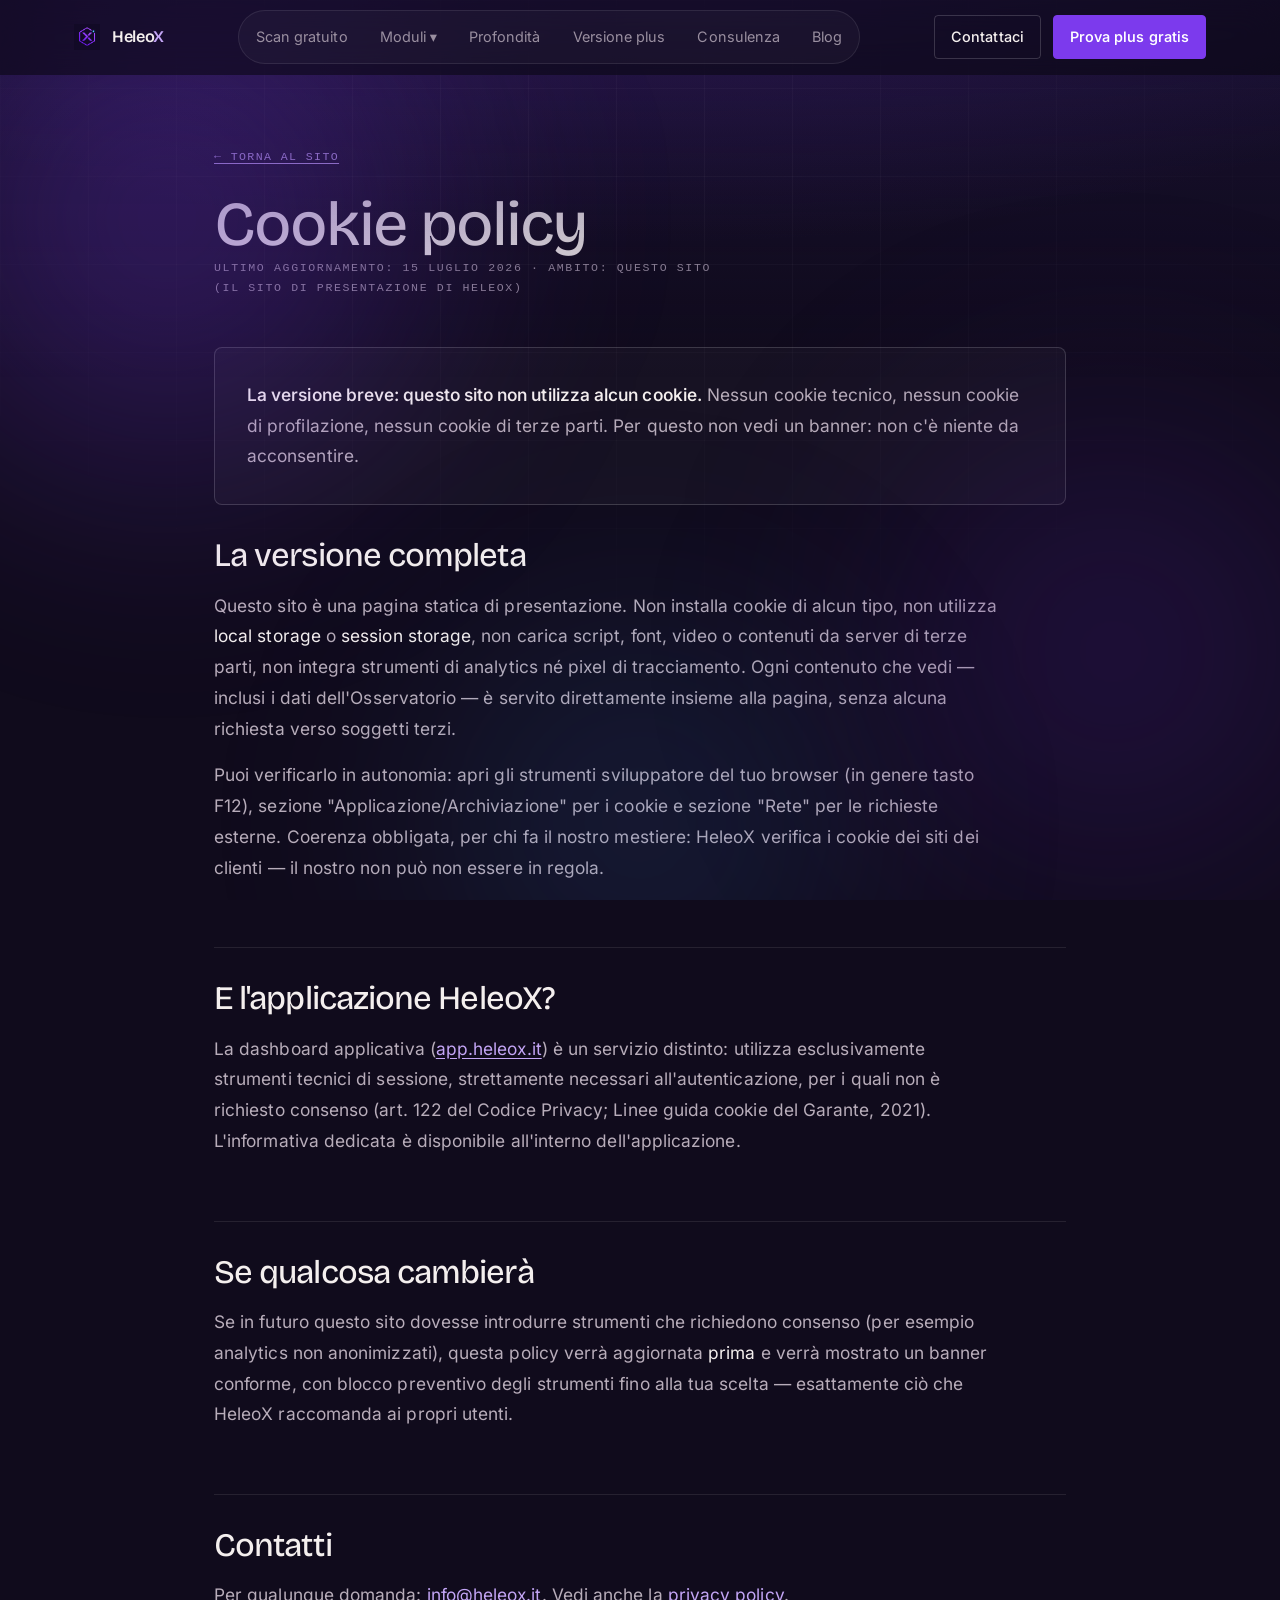
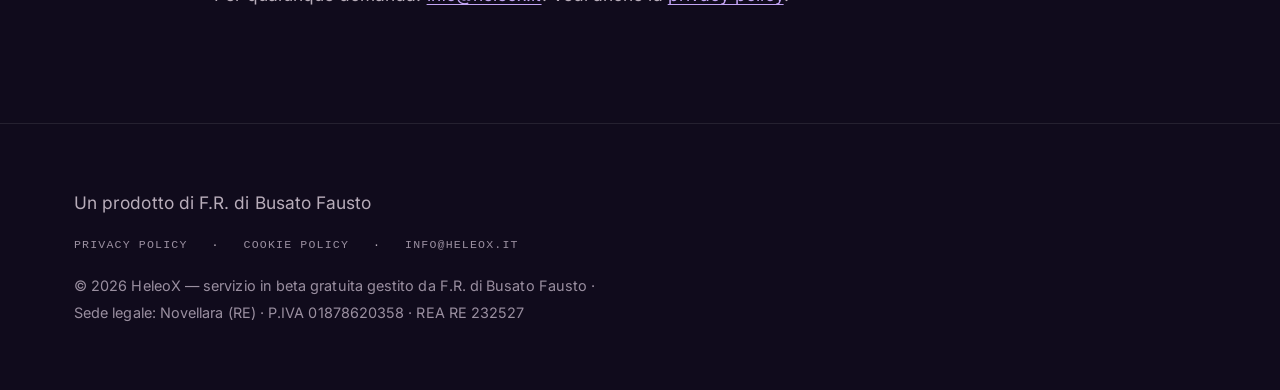
<file: cookie.html>
<!DOCTYPE html>
<html lang="it">
<head>
  <meta charset="UTF-8" />
  <meta name="viewport" content="width=device-width, initial-scale=1.0" />
  <title>Cookie policy — HeleoX</title>
  <meta name="description" content="Cookie policy del sito HeleoX: questo sito non utilizza cookie né strumenti di tracciamento." />
  <meta name="robots" content="noindex" />
  <link rel="canonical" href="https://www.heleox.it/cookie.html" />
  <link rel="icon" type="image/png" href="logo.png" />
  <!-- I due caratteri sono self-hosted (fonts/), come in home page. -->
  <link rel="preload" href="fonts/bricolage-grotesque-wght.woff2" as="font" type="font/woff2" crossorigin />
  <link rel="preload" href="fonts/inter-wght.woff2" as="font" type="font/woff2" crossorigin />
  <link rel="stylesheet" href="base.css?v=2" />
  <link rel="stylesheet" href="pagina.css?v=1" />
</head>
<body>

  <!-- Stessa atmosfera della home: e' cio' che tiene insieme il sito. -->
  <div class="atmo" aria-hidden="true">
    <span class="glow glow-a"></span>
    <span class="glow glow-b"></span>
    <span class="glow glow-c"></span>
  </div>

  <header class="nav">
    <div class="container nav-inner">
      <a href="index.html" class="brand">
        <img src="logo.png" alt="Logo HeleoX" class="brand-logo" width="26" height="26" />
        <span class="brand-name">Heleo<span class="accent">X</span></span>
      </a>
      <nav class="nav-links" id="primaryNav">
        <a href="index.html#scanner">Scan gratuito</a>
        <div class="nav-drop">
          <button class="nav-drop-toggle" type="button" aria-haspopup="true">Moduli &#9662;</button>
          <div class="nav-drop-menu">
            <a href="modulo-security-headers.html">Security headers</a>
            <a href="modulo-tls.html">TLS e certificati</a>
            <a href="modulo-sottodomini.html">Sottodomini dimenticati</a>
            <a href="modulo-secret-esposti.html">Chiavi e secret esposti</a>
            <a href="modulo-xss-sqli.html">XSS e SQL injection</a>
            <a href="modulo-conformita-gdpr.html">Cookie e consenso</a>
          </div>
        </div>
        <a href="index.html#profondita">Profondit&agrave;</a>
        <a href="index.html#demo">Versione plus</a>
        <a href="index.html#esperto">Consulenza</a>
        <a href="blog.html">Blog</a>
        <div class="nav-links-cta mobile-only">
          <a href="index.html#esperto" class="btn btn-block">Contattaci</a>
          <a href="https://app.heleox.it" target="_blank" rel="noopener" class="btn btn-primary btn-block">Prova la versione plus gratuitamente</a>
        </div>
      </nav>
      <div class="nav-cta">
        <a href="index.html#esperto" class="btn btn-sm">Contattaci</a>
        <a href="https://app.heleox.it" target="_blank" rel="noopener" class="btn btn-primary btn-sm">Prova plus gratis</a>
      </div>
      <button class="nav-toggle" type="button" aria-label="Apri il menu di navigazione" aria-expanded="false" aria-controls="primaryNav">
        <span class="nav-toggle-bar"></span><span class="nav-toggle-bar"></span><span class="nav-toggle-bar"></span>
      </button>
    </div>
  </header>

  <main class="legal-page">
    <a href="index.html" class="legal-back">← Torna al sito</a>
    <h1>Cookie policy</h1>
    <p class="legal-updated">Ultimo aggiornamento: 15 luglio 2026 · Ambito: questo sito (il sito di presentazione di HeleoX)</p>

    <div class="legal-box">
      <p><strong>La versione breve: questo sito non utilizza alcun cookie.</strong>
      Nessun cookie tecnico, nessun cookie di profilazione, nessun cookie di terze parti.
      Per questo non vedi un banner: non c'è niente da acconsentire.</p>
    </div>

    <h2>La versione completa</h2>
    <p>Questo sito è una pagina statica di presentazione. Non installa cookie di alcun tipo,
    non utilizza <em>local storage</em> o <em>session storage</em>, non carica script, font,
    video o contenuti da server di terze parti, non integra strumenti di analytics né pixel
    di tracciamento. Ogni contenuto che vedi — inclusi i dati dell'Osservatorio — è servito
    direttamente insieme alla pagina, senza alcuna richiesta verso soggetti terzi.</p>
    <p>Puoi verificarlo in autonomia: apri gli strumenti sviluppatore del tuo browser
    (in genere tasto F12), sezione "Applicazione/Archiviazione" per i cookie e sezione
    "Rete" per le richieste esterne. Coerenza obbligata, per chi fa il nostro mestiere:
    HeleoX verifica i cookie dei siti dei clienti — il nostro non può non essere in regola.</p>

    <h2>E l'applicazione HeleoX?</h2>
    <p>La dashboard applicativa (<a href="https://app.heleox.it" target="_blank" rel="noopener">app.heleox.it</a>)
    è un servizio distinto: utilizza esclusivamente strumenti tecnici di sessione,
    strettamente necessari all'autenticazione, per i quali non è richiesto consenso
    (art. 122 del Codice Privacy; Linee guida cookie del Garante, 2021). L'informativa
    dedicata è disponibile all'interno dell'applicazione.</p>

    <h2>Se qualcosa cambierà</h2>
    <p>Se in futuro questo sito dovesse introdurre strumenti che richiedono consenso
    (per esempio analytics non anonimizzati), questa policy verrà aggiornata <em>prima</em>
    e verrà mostrato un banner conforme, con blocco preventivo degli strumenti fino
    alla tua scelta — esattamente ciò che HeleoX raccomanda ai propri utenti.</p>

    <h2>Contatti</h2>
    <p>Per qualunque domanda: <a href="mailto:info@heleox.it">info@heleox.it</a>.
    Vedi anche la <a href="privacy.html">privacy policy</a>.</p>
  </main>

  <footer class="footer">
    <div class="container footer-inner">
      <a class="madeby" href="https://www.fr-busato.it" target="_blank" rel="noopener">
        <span class="madeby-label">Un prodotto di</span>
        <span class="madeby-name">F.R. di Busato Fausto</span>
      </a>
      <nav class="footer-links" aria-label="Note legali">
        <a href="privacy.html">Privacy policy</a>
        <span aria-hidden="true">·</span>
        <a href="cookie.html">Cookie policy</a>
        <span aria-hidden="true">·</span>
        <a href="mailto:info@heleox.it">info@heleox.it</a>
      </nav>
      <p class="footer-fine">© 2026 HeleoX — servizio in beta gratuita gestito da F.R. di Busato Fausto · Sede legale: Novellara (RE) · P.IVA 01878620358 · REA RE 232527</p>
    </div>
  </footer>

  <script src="script.js?v=7"></script>
</body>
</html>
</file>
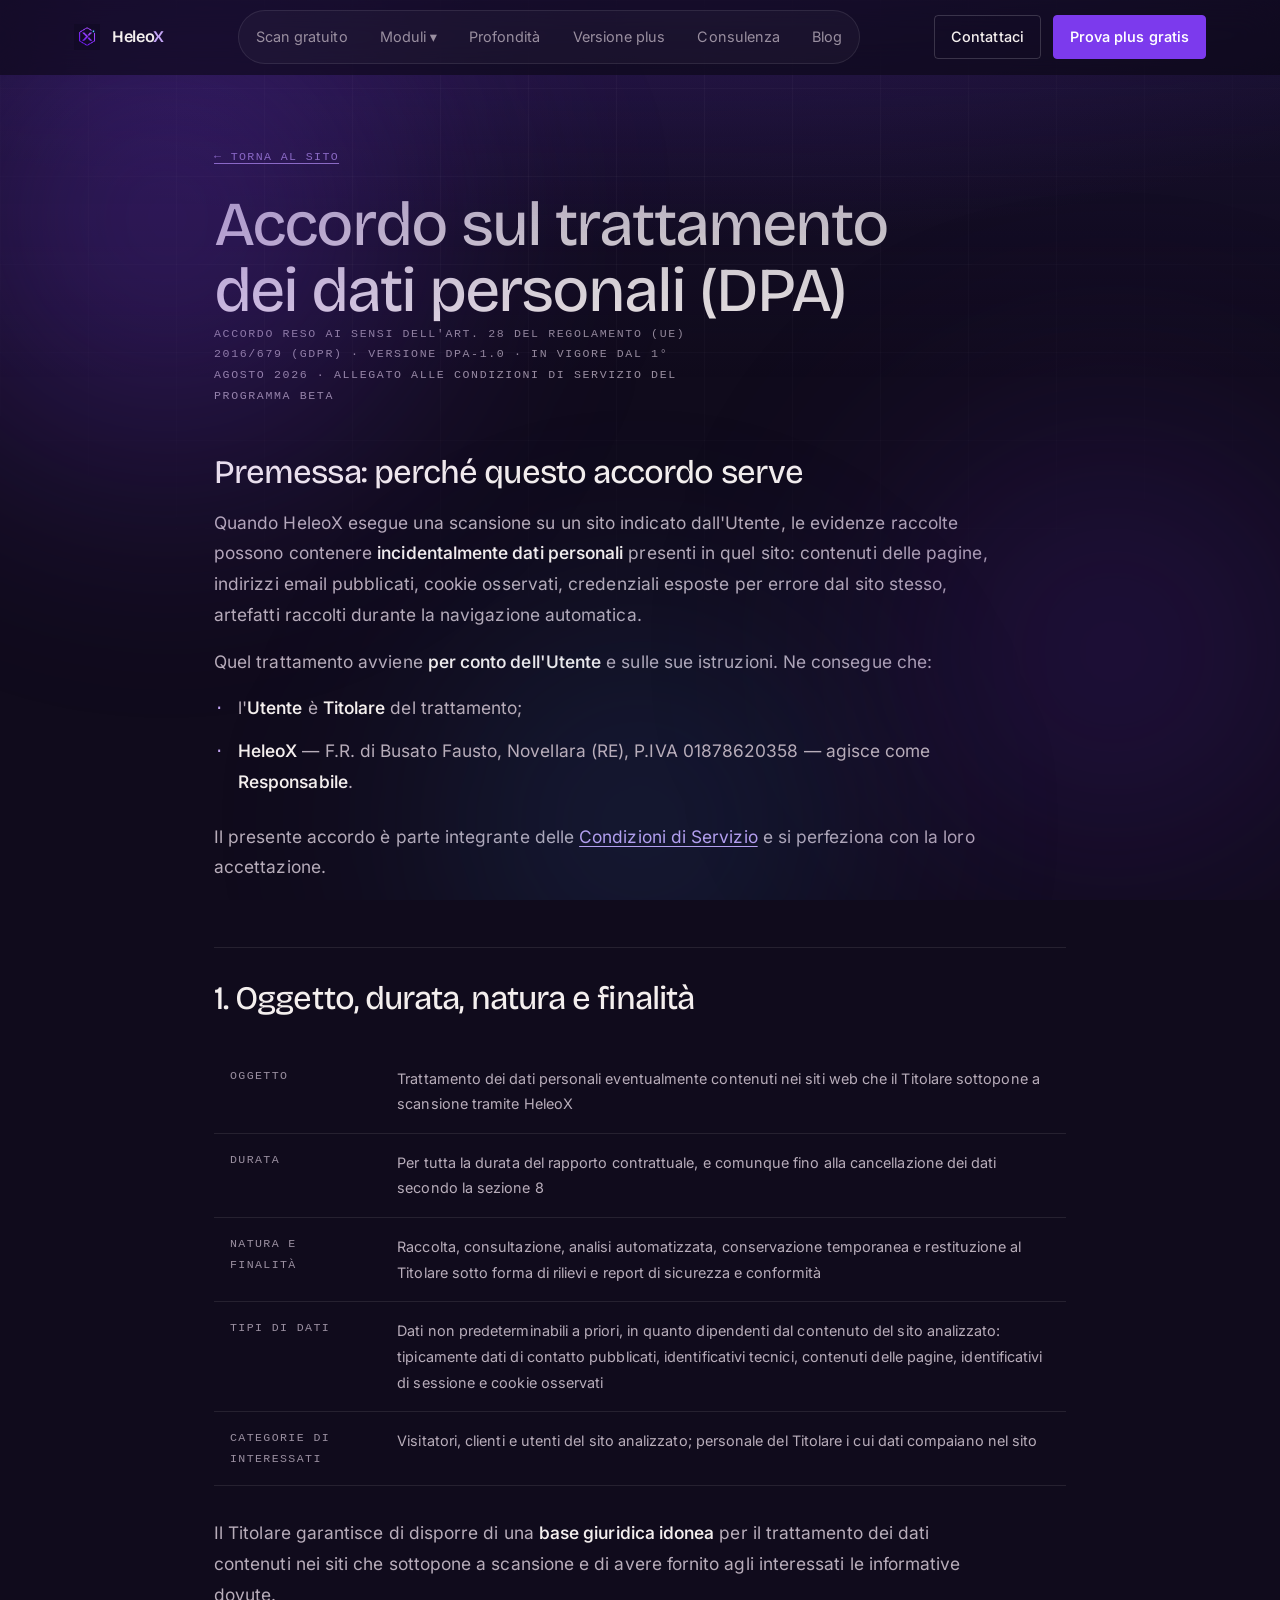
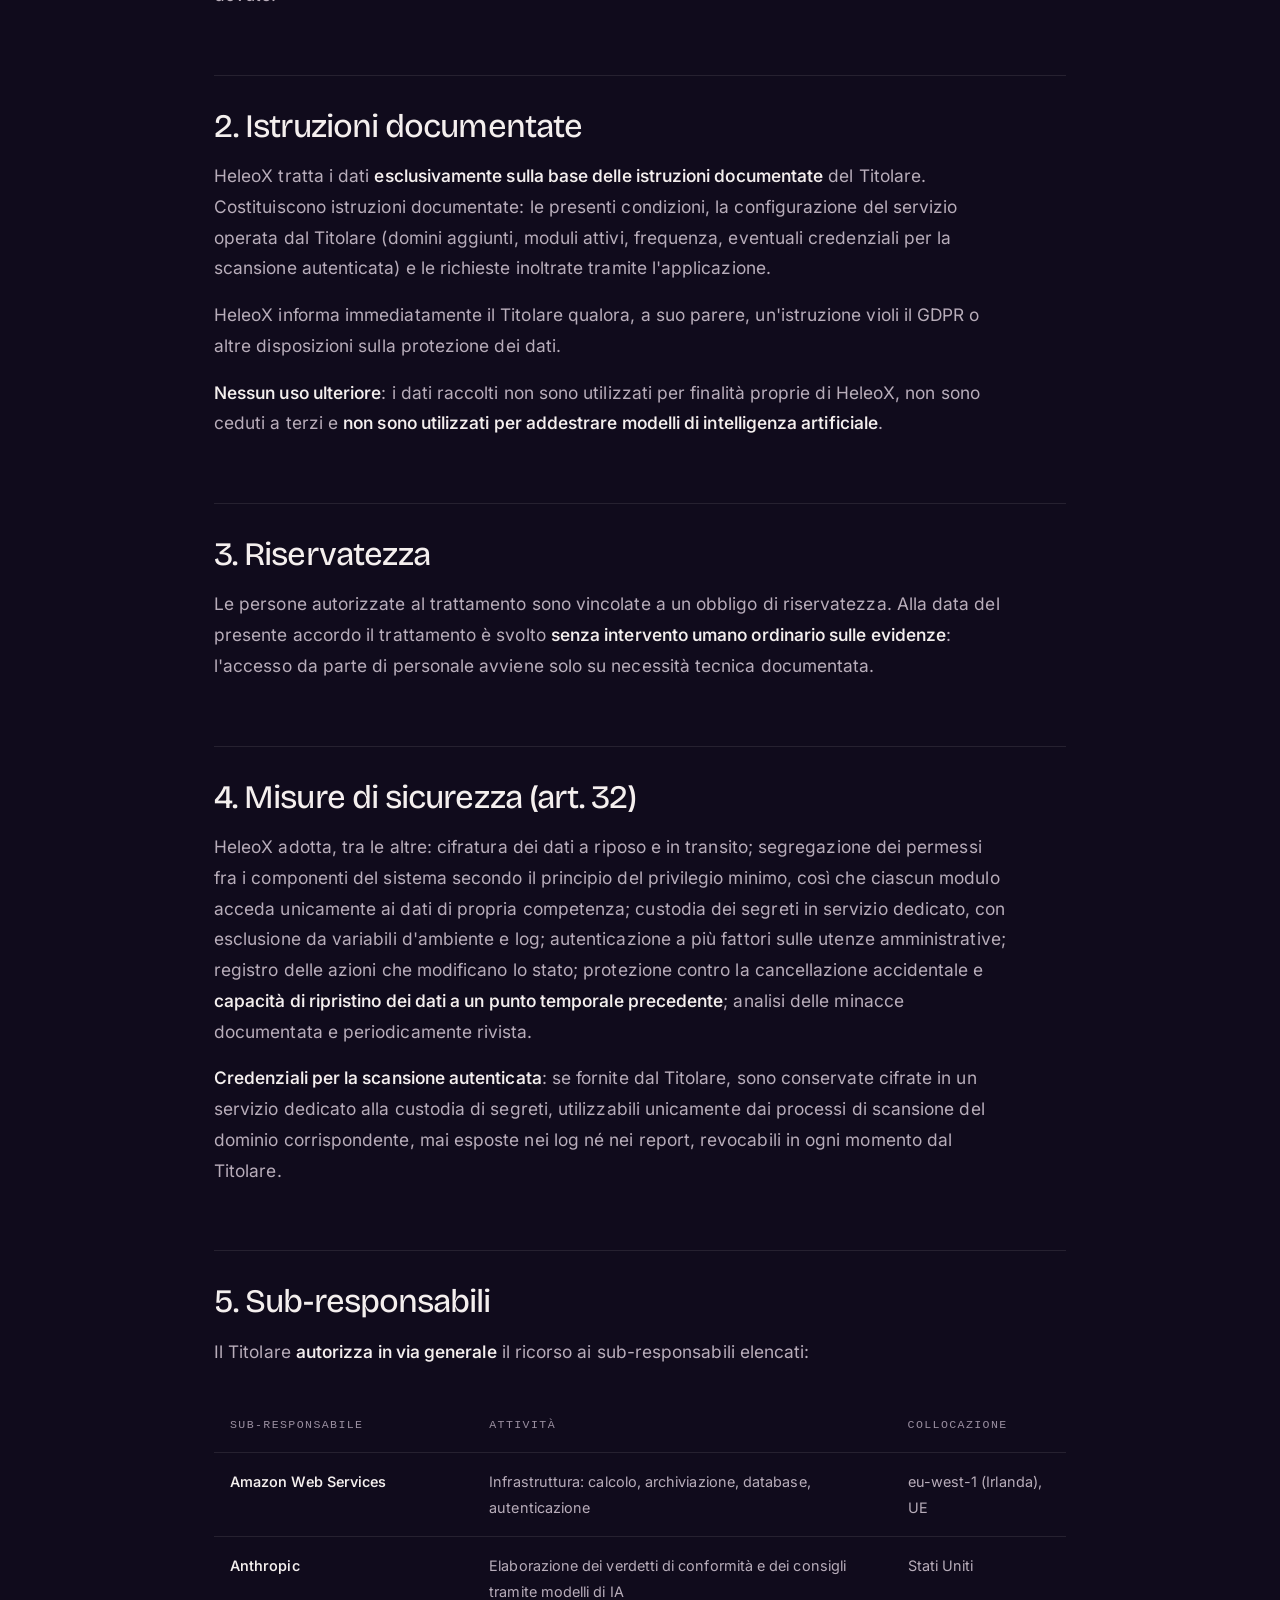
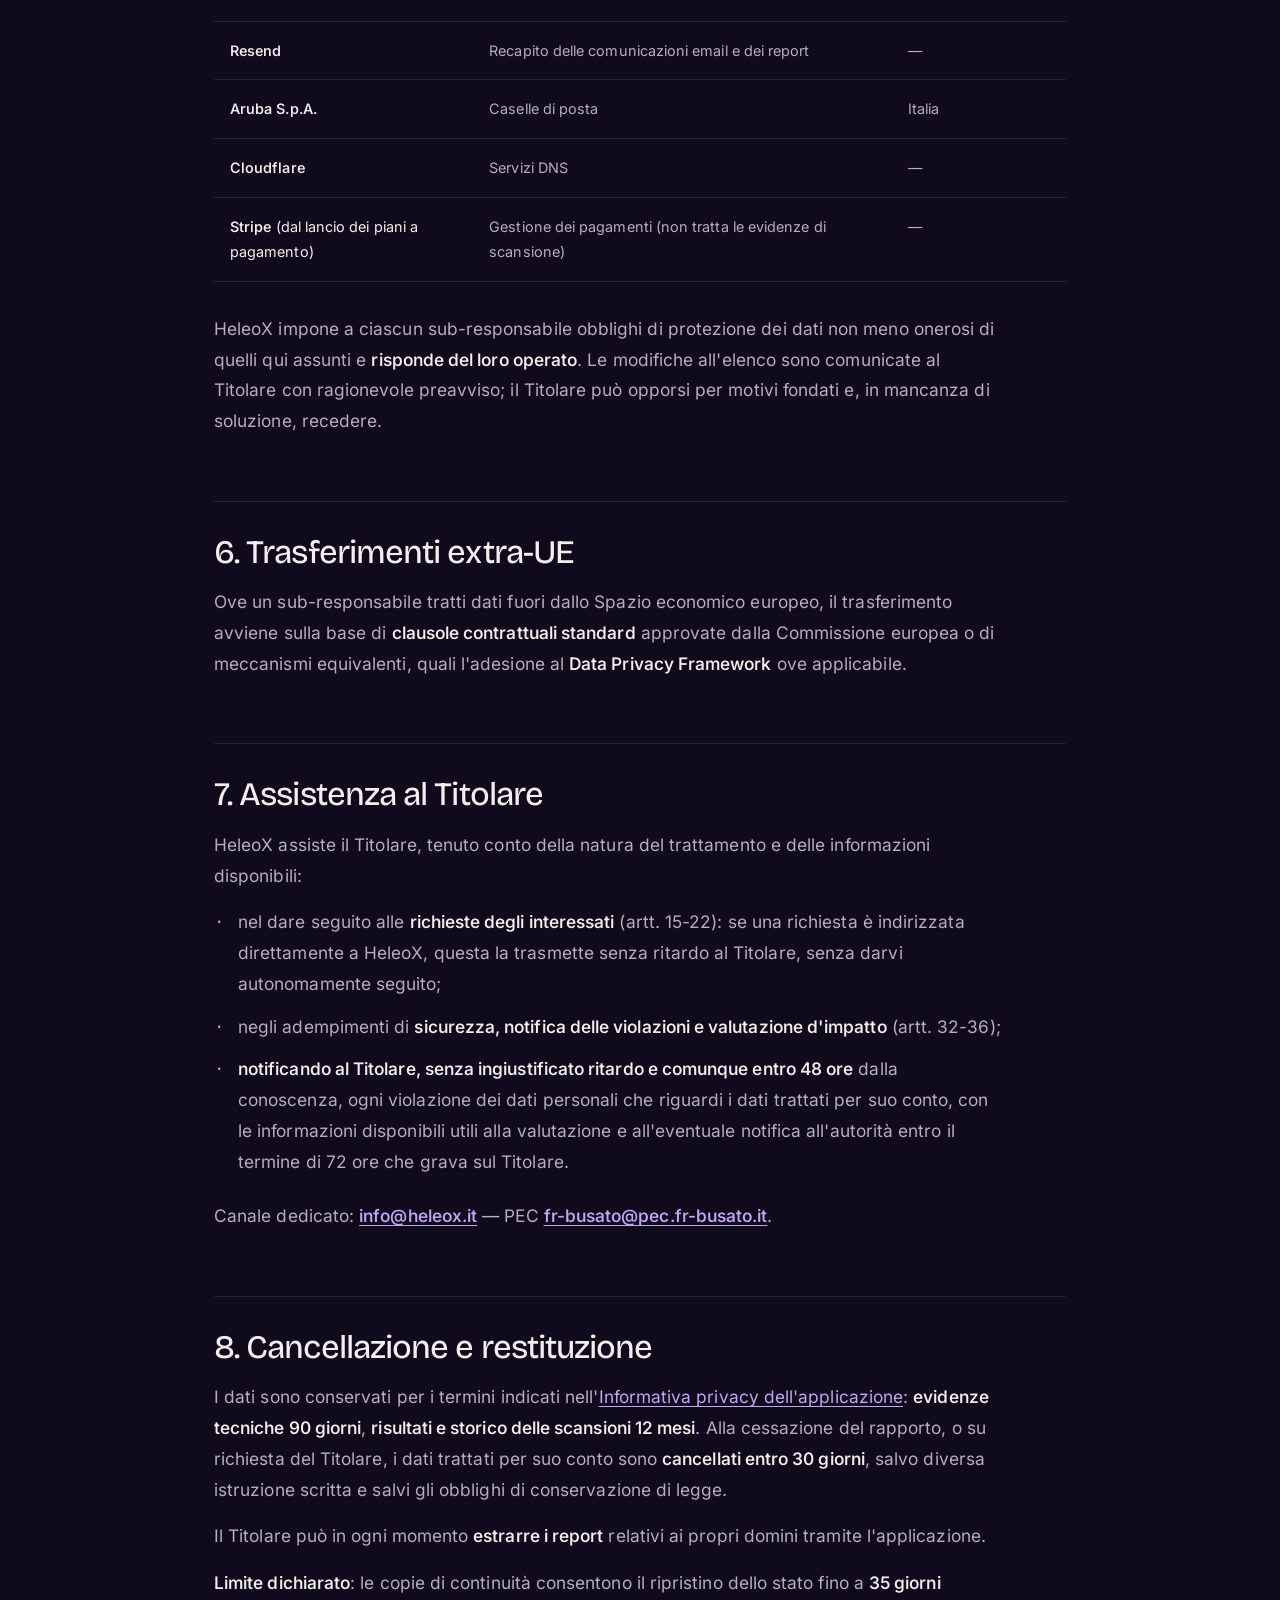
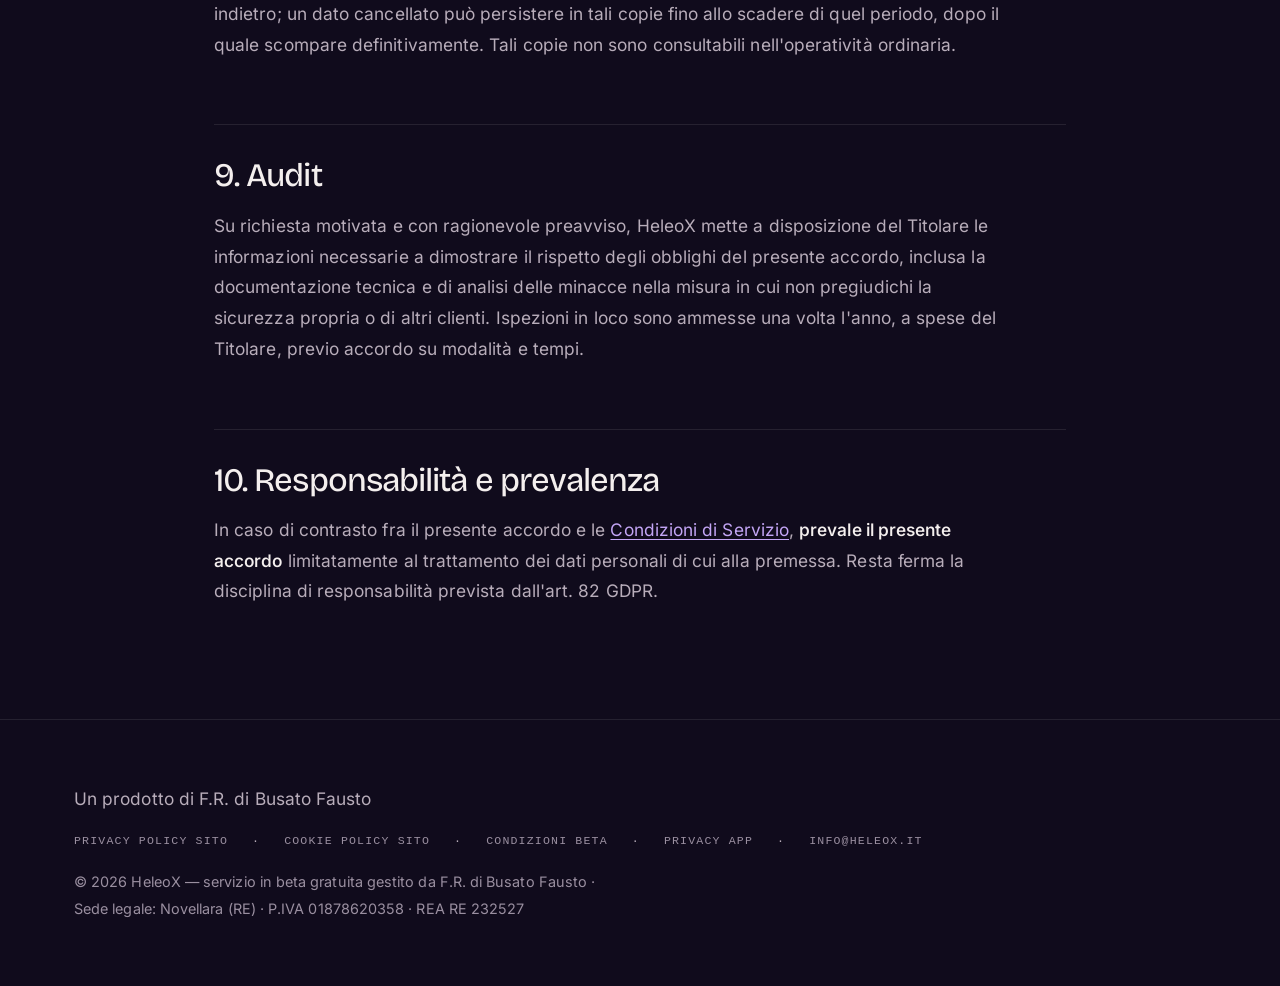
<file: dpa.html>
<!DOCTYPE html>
<html lang="it">
<head>
  <meta charset="UTF-8" />
  <meta name="viewport" content="width=device-width, initial-scale=1.0" />
  <title>Accordo sul trattamento dei dati (DPA) — HeleoX</title>
  <meta name="description" content="Accordo sul trattamento dei dati personali ai sensi dell'art. 28 GDPR, allegato alle condizioni di servizio HeleoX." />
  <meta name="robots" content="noindex" />
  <link rel="canonical" href="https://www.heleox.it/dpa.html" />
  <link rel="icon" type="image/png" href="logo.png" />
  <!-- I due caratteri sono self-hosted (fonts/), come in home page. -->
  <link rel="preload" href="fonts/bricolage-grotesque-wght.woff2" as="font" type="font/woff2" crossorigin />
  <link rel="preload" href="fonts/inter-wght.woff2" as="font" type="font/woff2" crossorigin />
  <link rel="stylesheet" href="base.css?v=2" />
  <link rel="stylesheet" href="pagina.css?v=1" />
</head>
<body>

  <!-- Stessa atmosfera della home: e' cio' che tiene insieme il sito. -->
  <div class="atmo" aria-hidden="true">
    <span class="glow glow-a"></span>
    <span class="glow glow-b"></span>
    <span class="glow glow-c"></span>
  </div>

  <header class="nav">
    <div class="container nav-inner">
      <a href="index.html" class="brand">
        <img src="logo.png" alt="Logo HeleoX" class="brand-logo" width="26" height="26" />
        <span class="brand-name">Heleo<span class="accent">X</span></span>
      </a>
      <nav class="nav-links" id="primaryNav">
        <a href="index.html#scanner">Scan gratuito</a>
        <div class="nav-drop">
          <button class="nav-drop-toggle" type="button" aria-haspopup="true">Moduli &#9662;</button>
          <div class="nav-drop-menu">
            <a href="modulo-security-headers.html">Security headers</a>
            <a href="modulo-tls.html">TLS e certificati</a>
            <a href="modulo-sottodomini.html">Sottodomini dimenticati</a>
            <a href="modulo-secret-esposti.html">Chiavi e secret esposti</a>
            <a href="modulo-xss-sqli.html">XSS e SQL injection</a>
            <a href="modulo-conformita-gdpr.html">Cookie e consenso</a>
          </div>
        </div>
        <a href="index.html#profondita">Profondit&agrave;</a>
        <a href="index.html#demo">Versione plus</a>
        <a href="index.html#esperto">Consulenza</a>
        <a href="blog.html">Blog</a>
        <div class="nav-links-cta mobile-only">
          <a href="index.html#esperto" class="btn btn-block">Contattaci</a>
          <a href="https://app.heleox.it" target="_blank" rel="noopener" class="btn btn-primary btn-block">Prova la versione plus gratuitamente</a>
        </div>
      </nav>
      <div class="nav-cta">
        <a href="index.html#esperto" class="btn btn-sm">Contattaci</a>
        <a href="https://app.heleox.it" target="_blank" rel="noopener" class="btn btn-primary btn-sm">Prova plus gratis</a>
      </div>
      <button class="nav-toggle" type="button" aria-label="Apri il menu di navigazione" aria-expanded="false" aria-controls="primaryNav">
        <span class="nav-toggle-bar"></span><span class="nav-toggle-bar"></span><span class="nav-toggle-bar"></span>
      </button>
    </div>
  </header>

  <main class="legal-page">
    <a href="index.html" class="legal-back">← Torna al sito</a>
    <h1>Accordo sul trattamento dei dati personali (DPA)</h1>
    <p class="legal-updated">Accordo reso ai sensi dell'art. 28 del Regolamento (UE) 2016/679 (GDPR) ·
    Versione dpa-1.0 · In vigore dal 1° agosto 2026 ·
    Allegato alle Condizioni di servizio del Programma Beta</p>

    <h2>Premessa: perché questo accordo serve</h2>
    <p>Quando HeleoX esegue una scansione su un sito indicato dall'Utente, le evidenze raccolte
    possono contenere <strong>incidentalmente dati personali</strong> presenti in quel sito:
    contenuti delle pagine, indirizzi email pubblicati, cookie osservati, credenziali esposte
    per errore dal sito stesso, artefatti raccolti durante la navigazione automatica.</p>
    <p>Quel trattamento avviene <strong>per conto dell'Utente</strong> e sulle sue istruzioni.
    Ne consegue che:</p>
    <ul>
      <li>l'<strong>Utente</strong> è <strong>Titolare</strong> del trattamento;</li>
      <li><strong>HeleoX</strong> — F.R. di Busato Fausto, Novellara (RE),
      P.IVA 01878620358 — agisce come <strong>Responsabile</strong>.</li>
    </ul>
    <p>Il presente accordo è parte integrante delle
    <a href="condizioni-beta.html">Condizioni di Servizio</a> e si perfeziona con la loro accettazione.</p>

    <h2>1. Oggetto, durata, natura e finalità</h2>
    <div class="legal-table-wrap">
      <table>
        <tbody>
          <tr>
            <th scope="row">Oggetto</th>
            <td>Trattamento dei dati personali eventualmente contenuti nei siti web che il Titolare
            sottopone a scansione tramite HeleoX</td>
          </tr>
          <tr>
            <th scope="row">Durata</th>
            <td>Per tutta la durata del rapporto contrattuale, e comunque fino alla cancellazione
            dei dati secondo la sezione 8</td>
          </tr>
          <tr>
            <th scope="row">Natura e finalità</th>
            <td>Raccolta, consultazione, analisi automatizzata, conservazione temporanea e
            restituzione al Titolare sotto forma di rilievi e report di sicurezza e conformità</td>
          </tr>
          <tr>
            <th scope="row">Tipi di dati</th>
            <td>Dati non predeterminabili a priori, in quanto dipendenti dal contenuto del sito
            analizzato: tipicamente dati di contatto pubblicati, identificativi tecnici, contenuti
            delle pagine, identificativi di sessione e cookie osservati</td>
          </tr>
          <tr>
            <th scope="row">Categorie di interessati</th>
            <td>Visitatori, clienti e utenti del sito analizzato; personale del Titolare i cui dati
            compaiano nel sito</td>
          </tr>
        </tbody>
      </table>
    </div>
    <p>Il Titolare garantisce di disporre di una <strong>base giuridica idonea</strong> per il
    trattamento dei dati contenuti nei siti che sottopone a scansione e di avere fornito agli
    interessati le informative dovute.</p>

    <h2>2. Istruzioni documentate</h2>
    <p>HeleoX tratta i dati <strong>esclusivamente sulla base delle istruzioni documentate</strong>
    del Titolare. Costituiscono istruzioni documentate: le presenti condizioni, la configurazione
    del servizio operata dal Titolare (domini aggiunti, moduli attivi, frequenza, eventuali
    credenziali per la scansione autenticata) e le richieste inoltrate tramite l'applicazione.</p>
    <p>HeleoX informa immediatamente il Titolare qualora, a suo parere, un'istruzione violi il GDPR
    o altre disposizioni sulla protezione dei dati.</p>
    <p><strong>Nessun uso ulteriore</strong>: i dati raccolti non sono utilizzati per finalità
    proprie di HeleoX, non sono ceduti a terzi e <strong>non sono utilizzati per addestrare modelli
    di intelligenza artificiale</strong>.</p>

    <h2>3. Riservatezza</h2>
    <p>Le persone autorizzate al trattamento sono vincolate a un obbligo di riservatezza. Alla data
    del presente accordo il trattamento è svolto <strong>senza intervento umano ordinario sulle
    evidenze</strong>: l'accesso da parte di personale avviene solo su necessità tecnica documentata.</p>

    <h2>4. Misure di sicurezza (art. 32)</h2>
    <p>HeleoX adotta, tra le altre: cifratura dei dati a riposo e in transito; segregazione dei
    permessi fra i componenti del sistema secondo il principio del privilegio minimo, così che
    ciascun modulo acceda unicamente ai dati di propria competenza; custodia dei segreti in servizio
    dedicato, con esclusione da variabili d'ambiente e log; autenticazione a più fattori sulle
    utenze amministrative; registro delle azioni che modificano lo stato; protezione contro la
    cancellazione accidentale e <strong>capacità di ripristino dei dati a un punto temporale
    precedente</strong>; analisi delle minacce documentata e periodicamente rivista.</p>
    <p><strong>Credenziali per la scansione autenticata</strong>: se fornite dal Titolare, sono
    conservate cifrate in un servizio dedicato alla custodia di segreti, utilizzabili unicamente dai
    processi di scansione del dominio corrispondente, mai esposte nei log né nei report, revocabili
    in ogni momento dal Titolare.</p>

    <h2>5. Sub-responsabili</h2>
    <p>Il Titolare <strong>autorizza in via generale</strong> il ricorso ai sub-responsabili elencati:</p>
    <div class="legal-table-wrap">
      <table>
        <thead>
          <tr>
            <th scope="col">Sub-responsabile</th>
            <th scope="col">Attività</th>
            <th scope="col">Collocazione</th>
          </tr>
        </thead>
        <tbody>
          <tr>
            <td><strong>Amazon Web Services</strong></td>
            <td>Infrastruttura: calcolo, archiviazione, database, autenticazione</td>
            <td>eu-west-1 (Irlanda), UE</td>
          </tr>
          <tr>
            <td><strong>Anthropic</strong></td>
            <td>Elaborazione dei verdetti di conformità e dei consigli tramite modelli di IA</td>
            <td>Stati Uniti</td>
          </tr>
          <tr>
            <td><strong>Resend</strong></td>
            <td>Recapito delle comunicazioni email e dei report</td>
            <td>—</td>
          </tr>
          <tr>
            <td><strong>Aruba S.p.A.</strong></td>
            <td>Caselle di posta</td>
            <td>Italia</td>
          </tr>
          <tr>
            <td><strong>Cloudflare</strong></td>
            <td>Servizi DNS</td>
            <td>—</td>
          </tr>
          <tr>
            <td><strong>Stripe</strong> <em>(dal lancio dei piani a pagamento)</em></td>
            <td>Gestione dei pagamenti (non tratta le evidenze di scansione)</td>
            <td>—</td>
          </tr>
        </tbody>
      </table>
    </div>
    <p>HeleoX impone a ciascun sub-responsabile obblighi di protezione dei dati non meno onerosi di
    quelli qui assunti e <strong>risponde del loro operato</strong>. Le modifiche all'elenco sono
    comunicate al Titolare con ragionevole preavviso; il Titolare può opporsi per motivi fondati e,
    in mancanza di soluzione, recedere.</p>

    <h2>6. Trasferimenti extra-UE</h2>
    <p>Ove un sub-responsabile tratti dati fuori dallo Spazio economico europeo, il trasferimento
    avviene sulla base di <strong>clausole contrattuali standard</strong> approvate dalla Commissione
    europea o di meccanismi equivalenti, quali l'adesione al <strong>Data Privacy Framework</strong>
    ove applicabile.</p>

    <h2>7. Assistenza al Titolare</h2>
    <p>HeleoX assiste il Titolare, tenuto conto della natura del trattamento e delle informazioni
    disponibili:</p>
    <ul>
      <li>nel dare seguito alle <strong>richieste degli interessati</strong> (artt. 15-22): se una
      richiesta è indirizzata direttamente a HeleoX, questa la trasmette senza ritardo al Titolare,
      senza darvi autonomamente seguito;</li>
      <li>negli adempimenti di <strong>sicurezza, notifica delle violazioni e valutazione
      d'impatto</strong> (artt. 32-36);</li>
      <li><strong>notificando al Titolare, senza ingiustificato ritardo e comunque entro 48
      ore</strong> dalla conoscenza, ogni violazione dei dati personali che riguardi i dati trattati
      per suo conto, con le informazioni disponibili utili alla valutazione e all'eventuale notifica
      all'autorità entro il termine di 72 ore che grava sul Titolare.</li>
    </ul>
    <p>Canale dedicato: <strong><a href="mailto:info@heleox.it">info@heleox.it</a></strong> —
    PEC <strong><a href="mailto:fr-busato@pec.fr-busato.it">fr-busato@pec.fr-busato.it</a></strong>.</p>

    <h2>8. Cancellazione e restituzione</h2>
    <p>I dati sono conservati per i termini indicati nell'<a href="privacy-app.html">Informativa
    privacy dell'applicazione</a>: <strong>evidenze tecniche 90 giorni</strong>, <strong>risultati e
    storico delle scansioni 12 mesi</strong>. Alla cessazione del rapporto, o su richiesta del
    Titolare, i dati trattati per suo conto sono <strong>cancellati entro 30 giorni</strong>, salvo
    diversa istruzione scritta e salvi gli obblighi di conservazione di legge.</p>
    <p>Il Titolare può in ogni momento <strong>estrarre i report</strong> relativi ai propri domini
    tramite l'applicazione.</p>
    <p><strong>Limite dichiarato</strong>: le copie di continuità consentono il ripristino dello
    stato fino a <strong>35 giorni</strong> indietro; un dato cancellato può persistere in tali copie
    fino allo scadere di quel periodo, dopo il quale scompare definitivamente. Tali copie non sono
    consultabili nell'operatività ordinaria.</p>

    <h2>9. Audit</h2>
    <p>Su richiesta motivata e con ragionevole preavviso, HeleoX mette a disposizione del Titolare le
    informazioni necessarie a dimostrare il rispetto degli obblighi del presente accordo, inclusa la
    documentazione tecnica e di analisi delle minacce nella misura in cui non pregiudichi la sicurezza
    propria o di altri clienti. Ispezioni in loco sono ammesse una volta l'anno, a spese del Titolare,
    previo accordo su modalità e tempi.</p>

    <h2>10. Responsabilità e prevalenza</h2>
    <p>In caso di contrasto fra il presente accordo e le
    <a href="condizioni-beta.html">Condizioni di Servizio</a>, <strong>prevale il presente
    accordo</strong> limitatamente al trattamento dei dati personali di cui alla premessa. Resta
    ferma la disciplina di responsabilità prevista dall'art. 82 GDPR.</p>
  </main>

  <footer class="footer">
    <div class="container footer-inner">
      <a class="madeby" href="https://www.fr-busato.it" target="_blank" rel="noopener">
        <span class="madeby-label">Un prodotto di</span>
        <span class="madeby-name">F.R. di Busato Fausto</span>
      </a>
      <nav class="footer-links" aria-label="Note legali">
        <a href="privacy.html">Privacy policy sito</a>
        <span aria-hidden="true">·</span>
        <a href="cookie.html">Cookie policy sito</a>
        <span aria-hidden="true">·</span>
        <a href="condizioni-beta.html">Condizioni beta</a>
        <span aria-hidden="true">·</span>
        <a href="privacy-app.html">Privacy app</a>
        <span aria-hidden="true">·</span>
        <a href="mailto:info@heleox.it">info@heleox.it</a>
      </nav>
      <p class="footer-fine">© 2026 HeleoX — servizio in beta gratuita gestito da F.R. di Busato Fausto · Sede legale: Novellara (RE) · P.IVA 01878620358 · REA RE 232527</p>
    </div>
  </footer>

  <script src="script.js?v=7"></script>
</body>
</html>
</file>
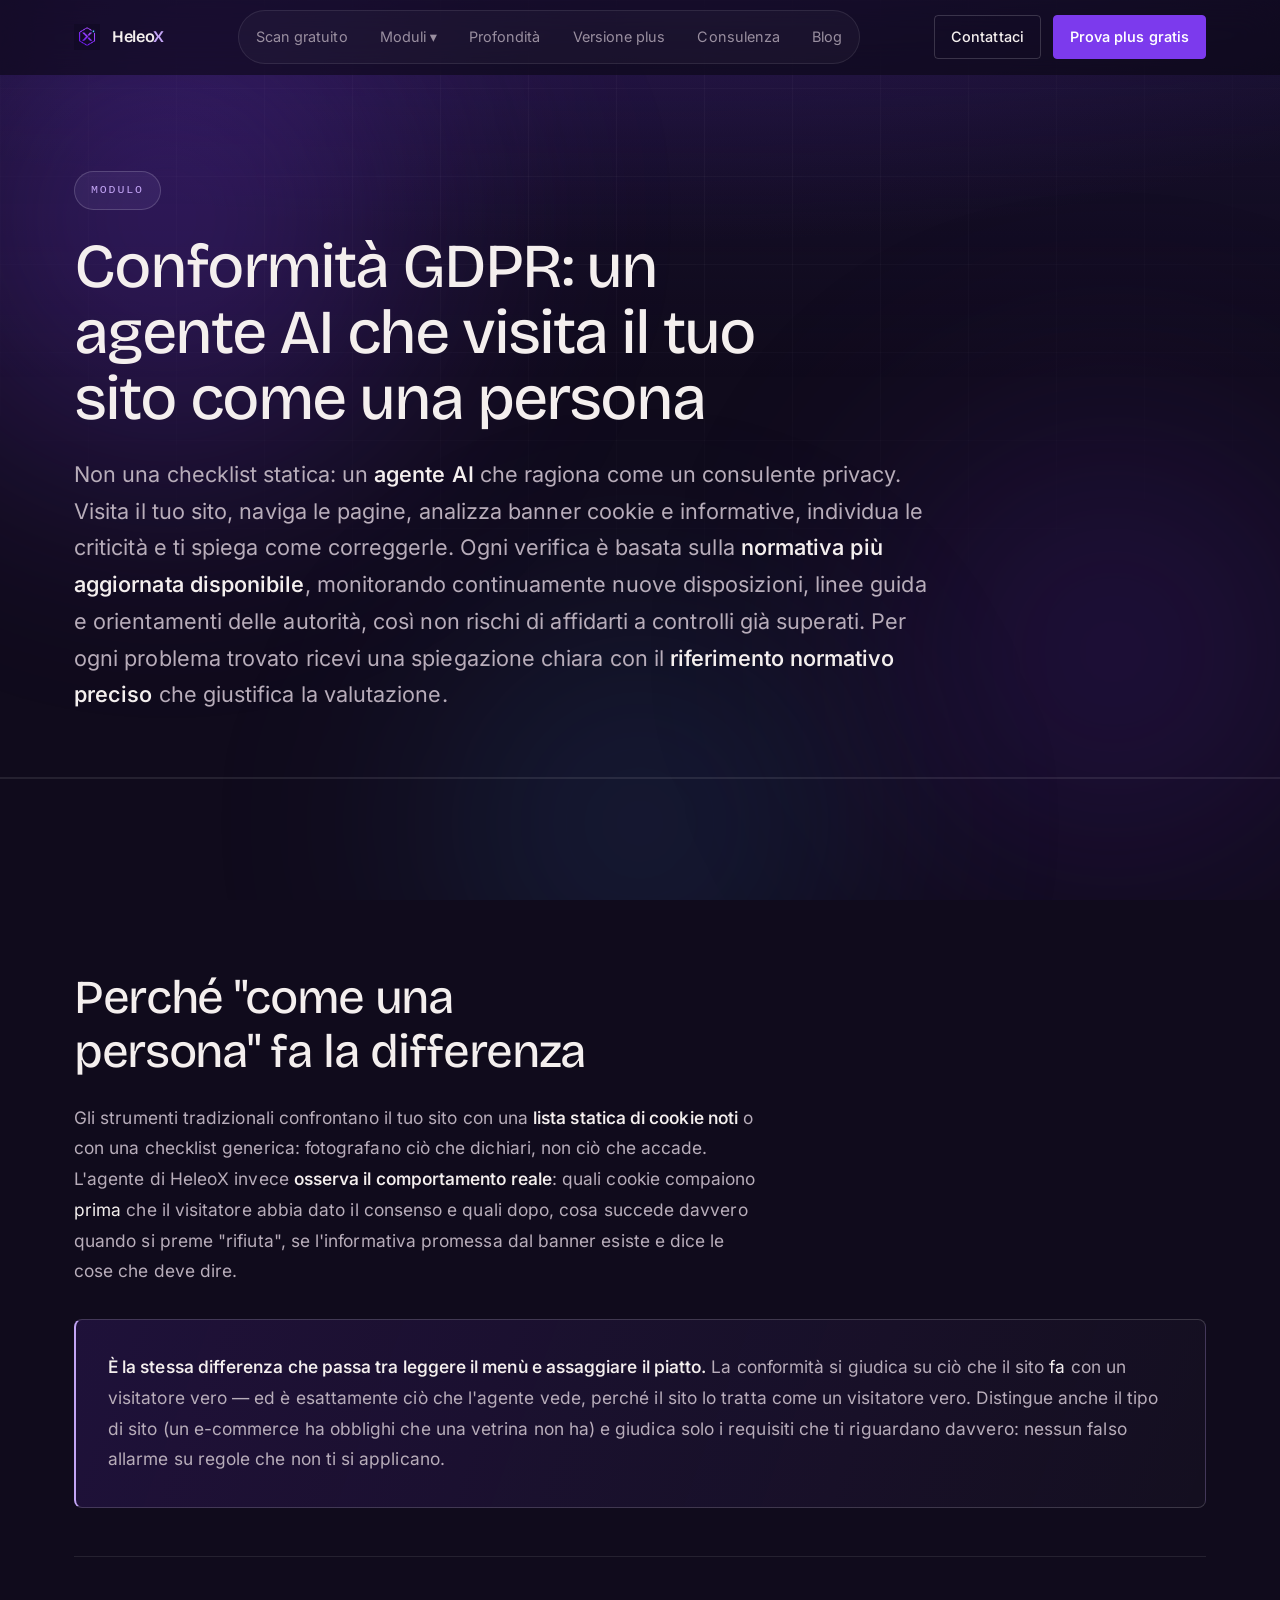
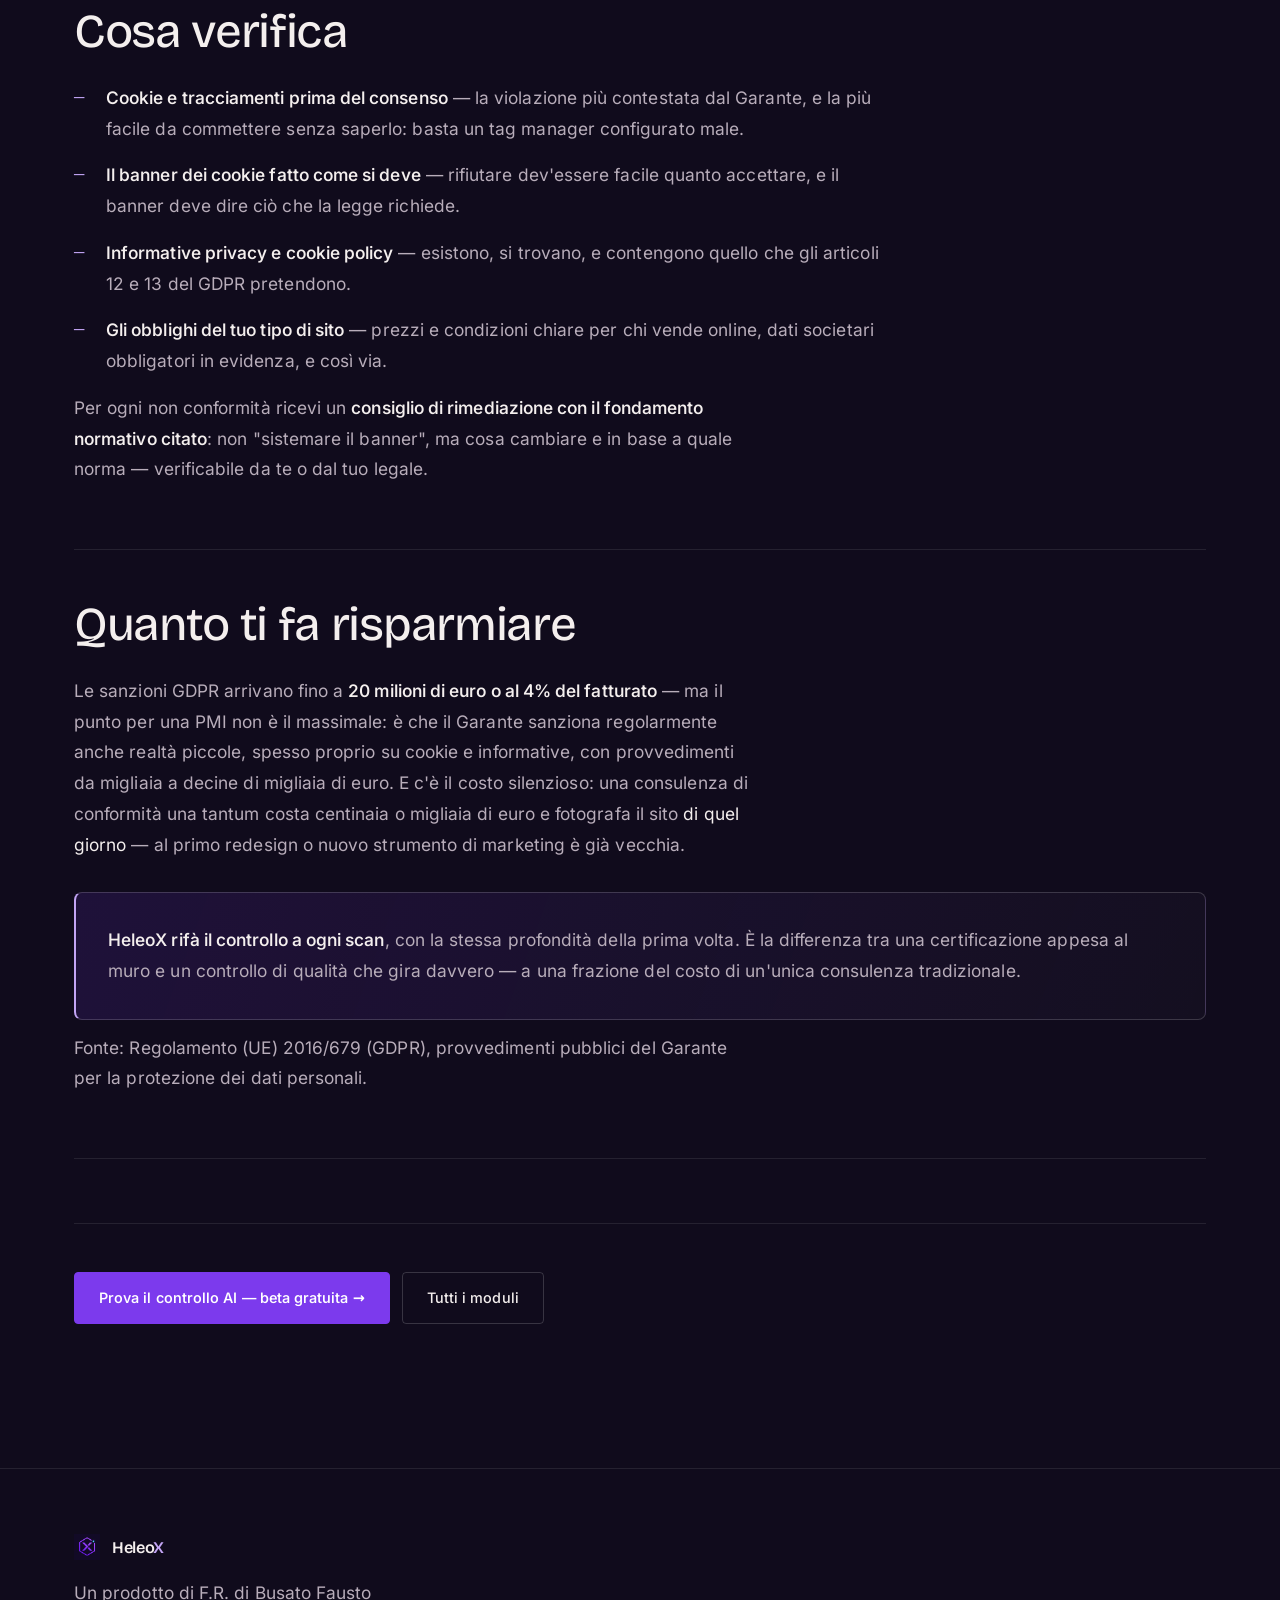
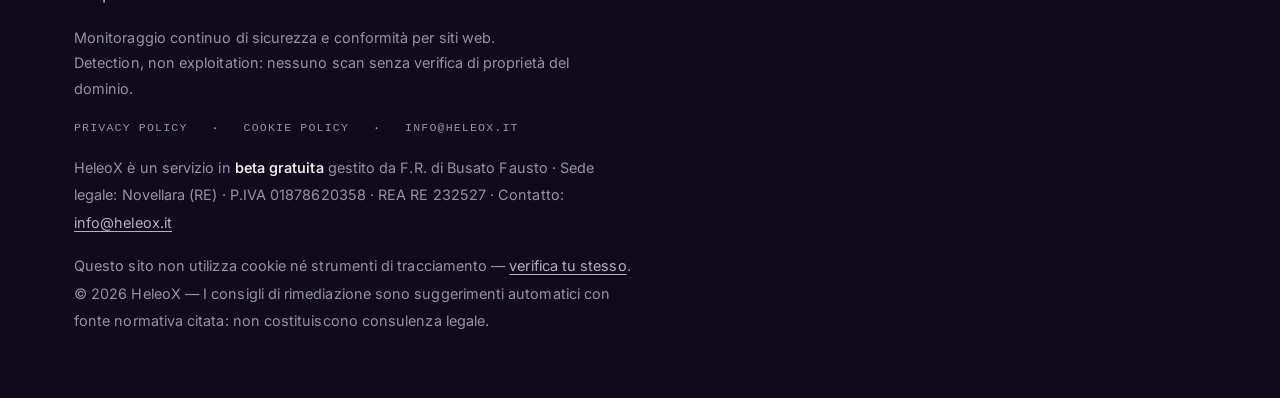
<file: modulo-conformita-gdpr.html>
<!DOCTYPE html>
<html lang="it">
<head>
  <meta charset="UTF-8" />
  <meta name="viewport" content="width=device-width, initial-scale=1.0" />
  <title>Conformità GDPR AI — Moduli HeleoX</title>
  <meta name="description" content="Il modulo Conformità di HeleoX è un agente AI che visita il tuo sito come farebbe una persona: osserva cookie, banner e informative dal vivo e ti dice cosa sistemare citando la norma esatta." />
  <link rel="canonical" href="https://www.heleox.it/modulo-conformita-gdpr.html" />
  <meta property="og:type" content="website" />
  <meta property="og:site_name" content="HeleoX" />
  <meta property="og:locale" content="it_IT" />
  <meta property="og:title" content="Conformità GDPR AI — Moduli HeleoX" />
  <meta property="og:description" content="Il modulo Conformità di HeleoX è un agente AI che visita il tuo sito come farebbe una persona: osserva cookie, banner e informative dal vivo e ti dice cosa sistemare citando la norma esatta." />
  <meta property="og:url" content="https://www.heleox.it/modulo-conformita-gdpr.html" />
  <meta property="og:image" content="https://www.heleox.it/logo.png" />
  <meta name="twitter:card" content="summary" />
  <meta name="twitter:title" content="Conformità GDPR AI — Moduli HeleoX" />
  <meta name="twitter:description" content="Il modulo Conformità di HeleoX è un agente AI che visita il tuo sito come farebbe una persona: osserva cookie, banner e informative dal vivo e ti dice cosa sistemare citando la norma esatta." />
  <meta name="twitter:image" content="https://www.heleox.it/logo.png" />
  <link rel="icon" type="image/png" href="logo.png" />
  <!-- I due caratteri sono self-hosted (fonts/), come in home page. -->
  <link rel="preload" href="fonts/bricolage-grotesque-wght.woff2" as="font" type="font/woff2" crossorigin />
  <link rel="preload" href="fonts/inter-wght.woff2" as="font" type="font/woff2" crossorigin />
  <link rel="stylesheet" href="base.css?v=2" />
  <link rel="stylesheet" href="pagina.css?v=1" />
  <!-- SEO: dati strutturati del modulo (Service + breadcrumb) -->
  <script type="application/ld+json">
  {
    "@context": "https://schema.org",
    "@graph": [
      {
        "@type": "Service",
        "name": "Conformità GDPR AI — HeleoX",
        "serviceType": "Conformità GDPR AI",
        "description": "Il modulo Conformità di HeleoX è un agente AI che visita il tuo sito come farebbe una persona: osserva cookie, banner e informative dal vivo e ti dice cosa sistemare citando la norma esatta.",
        "url": "https://www.heleox.it/modulo-conformita-gdpr.html",
        "provider": {
          "@type": "Organization",
          "name": "HeleoX",
          "url": "https://www.heleox.it/"
        },
        "areaServed": "IT",
        "inLanguage": "it"
      },
      {
        "@type": "BreadcrumbList",
        "itemListElement": [
          { "@type": "ListItem", "position": 1, "name": "HeleoX", "item": "https://www.heleox.it/" },
          { "@type": "ListItem", "position": 2, "name": "Conformità GDPR AI", "item": "https://www.heleox.it/modulo-conformita-gdpr.html" }
        ]
      }
    ]
  }
  </script>
</head>
<body>

  <!-- Stessa atmosfera della home: e' cio' che tiene insieme il sito. -->
  <div class="atmo" aria-hidden="true">
    <span class="glow glow-a"></span>
    <span class="glow glow-b"></span>
    <span class="glow glow-c"></span>
  </div>

  <header class="nav">
    <div class="container nav-inner">
      <a href="index.html" class="brand">
        <img src="logo.png" alt="Logo HeleoX" class="brand-logo" width="26" height="26" />
        <span class="brand-name">Heleo<span class="accent">X</span></span>
      </a>
      <nav class="nav-links" id="primaryNav">
        <a href="index.html#scanner">Scan gratuito</a>
        <div class="nav-drop">
          <button class="nav-drop-toggle" type="button" aria-haspopup="true">Moduli &#9662;</button>
          <div class="nav-drop-menu">
            <a href="modulo-security-headers.html">Security headers</a>
            <a href="modulo-tls.html">TLS e certificati</a>
            <a href="modulo-sottodomini.html">Sottodomini dimenticati</a>
            <a href="modulo-secret-esposti.html">Chiavi e secret esposti</a>
            <a href="modulo-xss-sqli.html">XSS e SQL injection</a>
            <a href="modulo-conformita-gdpr.html">Cookie e consenso</a>
          </div>
        </div>
        <a href="index.html#profondita">Profondit&agrave;</a>
        <a href="index.html#demo">Versione plus</a>
        <a href="index.html#esperto">Consulenza</a>
        <a href="blog.html">Blog</a>
        <div class="nav-links-cta mobile-only">
          <a href="index.html#esperto" class="btn btn-block">Contattaci</a>
          <a href="https://app.heleox.it" target="_blank" rel="noopener" class="btn btn-primary btn-block">Prova la versione plus gratuitamente</a>
        </div>
      </nav>
      <div class="nav-cta">
        <a href="index.html#esperto" class="btn btn-sm">Contattaci</a>
        <a href="https://app.heleox.it" target="_blank" rel="noopener" class="btn btn-primary btn-sm">Prova plus gratis</a>
      </div>
      <button class="nav-toggle" type="button" aria-label="Apri il menu di navigazione" aria-expanded="false" aria-controls="primaryNav">
        <span class="nav-toggle-bar"></span><span class="nav-toggle-bar"></span><span class="nav-toggle-bar"></span>
      </button>
    </div>
  </header>

  <section class="page-hero">
      <div class="glow glow-1"></div>
    </div>
    <div class="container">
      <span class="page-badge">Modulo</span>
      <h1>Conformità GDPR: <span>un agente AI che visita il tuo sito come una persona</span></h1>
      <p class="lead">
        Non una checklist statica: un <Strong>agente AI</Strong> che ragiona come un consulente privacy.
        Visita il tuo sito, naviga le pagine, analizza banner cookie e informative, individua le criticità e ti spiega come correggerle. 
        Ogni verifica è basata sulla <Strong>normativa più aggiornata disponibile</Strong>, monitorando continuamente nuove disposizioni, linee guida e orientamenti delle autorità, così non rischi di affidarti a controlli già superati.
        Per ogni problema trovato ricevi una spiegazione chiara con il <Strong>riferimento normativo preciso</Strong> che giustifica la valutazione.
      </p>
    </div>
  </section>

  <section class="section">
    <div class="container">
      <div class="module-block">
        <h2>Perché "come una persona" fa la differenza</h2>
        <p>
          Gli strumenti tradizionali confrontano il tuo sito con una <strong>lista statica di cookie noti</strong> o con una checklist
          generica: fotografano ciò che dichiari, non ciò che accade. L'agente di HeleoX invece <strong>osserva il comportamento
          reale</strong>: quali cookie compaiono <em>prima</em> che il visitatore abbia dato il consenso e quali dopo, cosa succede
          davvero quando si preme "rifiuta", se l'informativa promessa dal banner esiste e dice le cose che deve dire.
        </p>
        <div class="module-callout">
          <strong>È la stessa differenza che passa tra leggere il menù e assaggiare il piatto.</strong> La conformità si giudica su
          ciò che il sito <em>fa</em> con un visitatore vero — ed è esattamente ciò che l'agente vede, perché il sito lo tratta
          come un visitatore vero. Distingue anche il tipo di sito (un e-commerce ha obblighi che una vetrina non ha) e
          giudica solo i requisiti che ti riguardano davvero: nessun falso allarme su regole che non ti si applicano.
        </div>
      </div>

      <div class="module-block">
        <h2>Cosa verifica</h2>
        <ul>
          <li><strong>Cookie e tracciamenti prima del consenso</strong> — la violazione più contestata dal Garante, e la più facile da commettere senza saperlo: basta un tag manager configurato male.</li>
          <li><strong>Il banner dei cookie fatto come si deve</strong> — rifiutare dev'essere facile quanto accettare, e il banner deve dire ciò che la legge richiede.</li>
          <li><strong>Informative privacy e cookie policy</strong> — esistono, si trovano, e contengono quello che gli articoli 12 e 13 del GDPR pretendono.</li>
          <li><strong>Gli obblighi del tuo tipo di sito</strong> — prezzi e condizioni chiare per chi vende online, dati societari obbligatori in evidenza, e così via.</li>
        </ul>
        <p style="margin-top: 1rem;">
          Per ogni non conformità ricevi un <strong>consiglio di rimediazione con il fondamento normativo citato</strong>:
          non "sistemare il banner", ma cosa cambiare e in base a quale norma — verificabile da te o dal tuo legale.
        </p>
      </div>

      <div class="module-block">
        <h2>Quanto ti fa risparmiare</h2>
        <p>
          Le sanzioni GDPR arrivano fino a <strong>20 milioni di euro o al 4% del fatturato</strong> — ma il punto per una PMI non è
          il massimale: è che il Garante sanziona regolarmente anche realtà piccole, spesso proprio su cookie e informative,
          con provvedimenti da migliaia a decine di migliaia di euro. E c'è il costo silenzioso: una consulenza di conformità
          una tantum costa centinaia o migliaia di euro e fotografa il sito <em>di quel giorno</em> — al primo redesign o nuovo
          strumento di marketing è già vecchia.
        </p>
        <div class="module-callout">
          <strong>HeleoX rifà il controllo a ogni scan</strong>, con la stessa profondità della prima volta. È la differenza tra
          una certificazione appesa al muro e un controllo di qualità che gira davvero — a una frazione del costo di
          un'unica consulenza tradizionale.
        </div>
        <p class="module-source" style="margin-top: 0.8rem;">Fonte: Regolamento (UE) 2016/679 (GDPR), provvedimenti pubblici del Garante per la protezione dei dati personali.</p>
      </div>

      <div class="module-cta">
        <a href="index.html#beta" class="btn btn-primary">Prova il controllo AI — beta gratuita →</a>
        <a href="index.html#cosa" class="btn">Tutti i moduli</a>
      </div>
    </div>
  </section>

  <footer class="footer">
    <div class="container footer-inner">
      <div class="brand">
        <img src="logo.png" alt="" class="brand-logo" />
        <span class="brand-name">Heleo<span class="accent">X</span></span>
      </div>
      <a class="madeby" href="https://www.fr-busato.it" target="_blank" rel="noopener">
        <span class="madeby-label">Un prodotto di</span>
        <span class="madeby-name">F.R. di Busato Fausto</span>
      </a>
      <p>Monitoraggio continuo di sicurezza e conformità per siti web.<br />Detection, non exploitation: nessuno scan senza verifica di proprietà del dominio.</p>
      <nav class="footer-links" aria-label="Note legali">
        <a href="privacy.html">Privacy policy</a>
        <span aria-hidden="true">·</span>
        <a href="cookie.html">Cookie policy</a>
        <span aria-hidden="true">·</span>
        <a href="mailto:info@heleox.it">info@heleox.it</a>
      </nav>
      <p class="footer-legal">
        HeleoX è un servizio in <strong>beta gratuita</strong> gestito da F.R. di Busato Fausto ·
        Sede legale: Novellara (RE) · P.IVA 01878620358 · REA RE 232527 ·
        Contatto: <a href="mailto:info@heleox.it">info@heleox.it</a>
      </p>
      <p class="footer-fine">
        Questo sito non utilizza cookie né strumenti di tracciamento — <a href="cookie.html">verifica tu stesso</a>.<br />
        © 2026 HeleoX — I consigli di rimediazione sono suggerimenti automatici con fonte normativa citata: non costituiscono consulenza legale.
      </p>
    </div>
  </footer>

  <script src="script.js?v=7"></script>
</body>
</html>
</file>
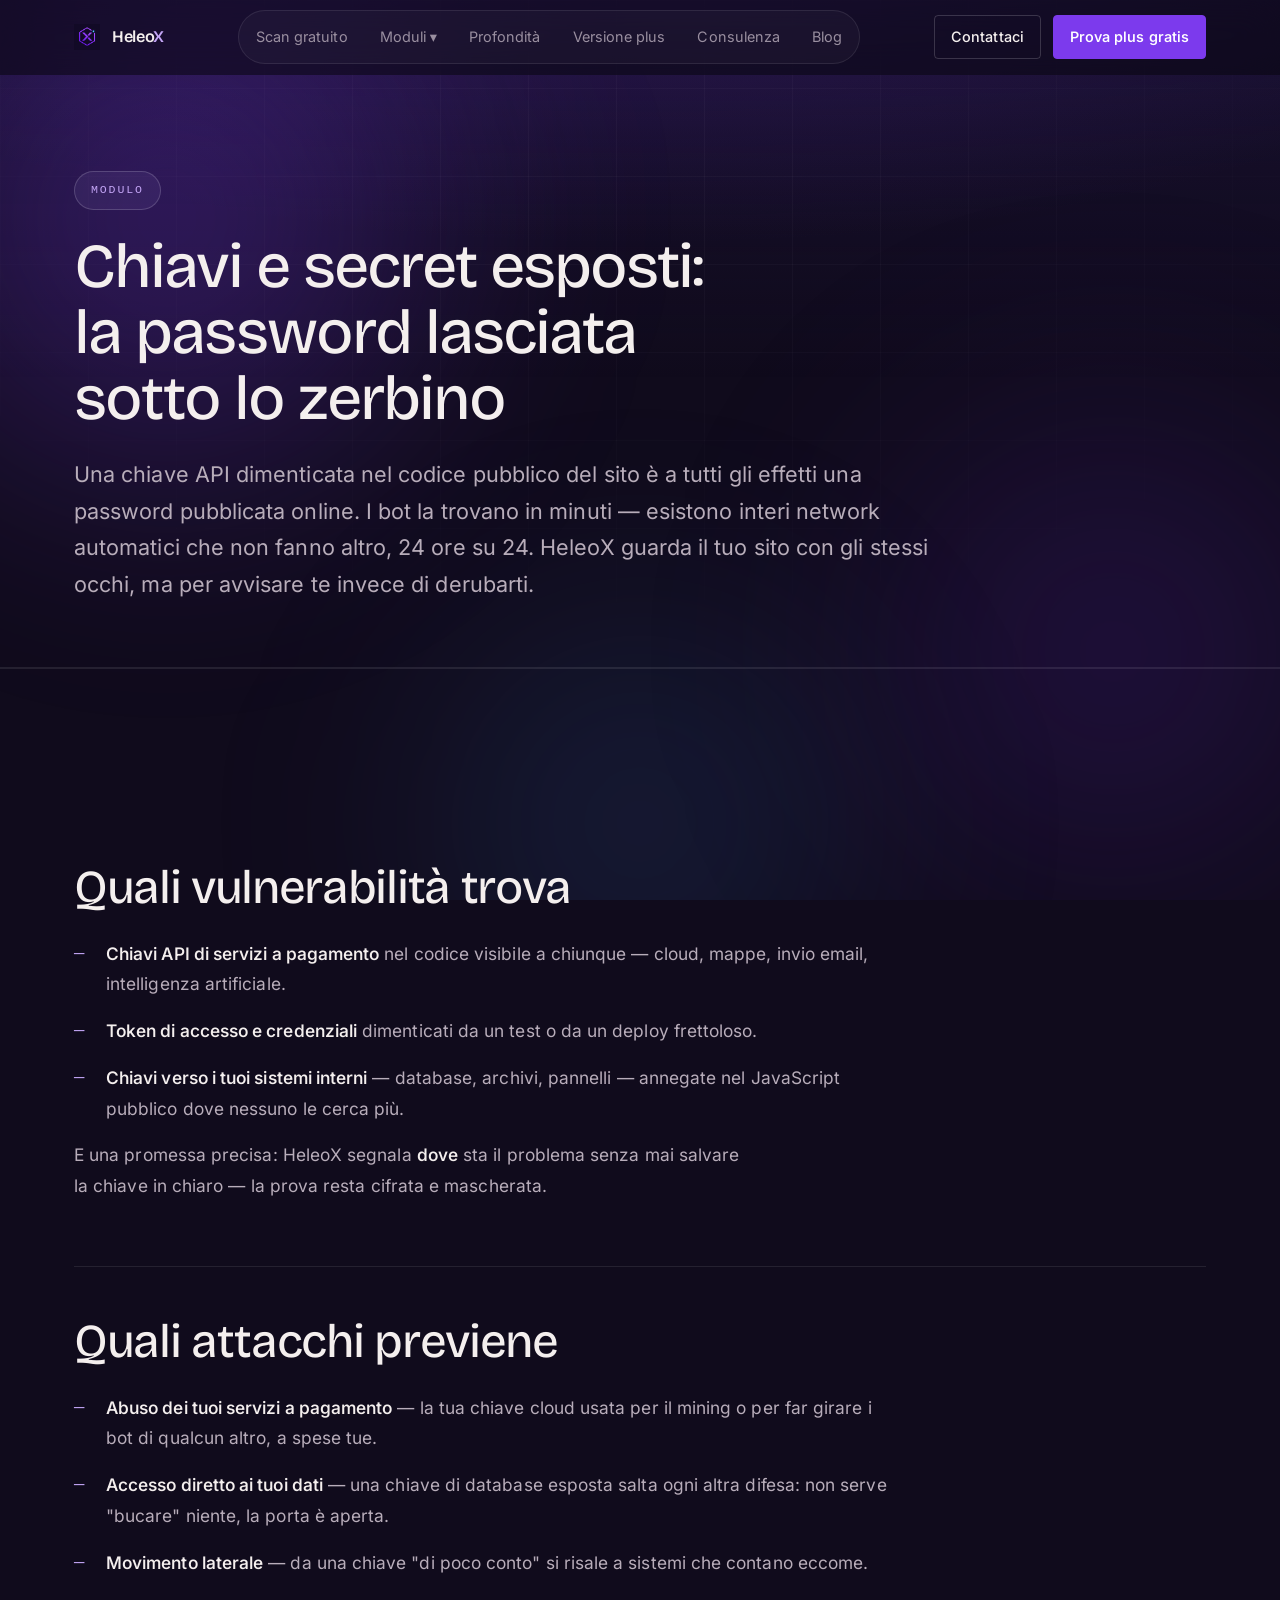
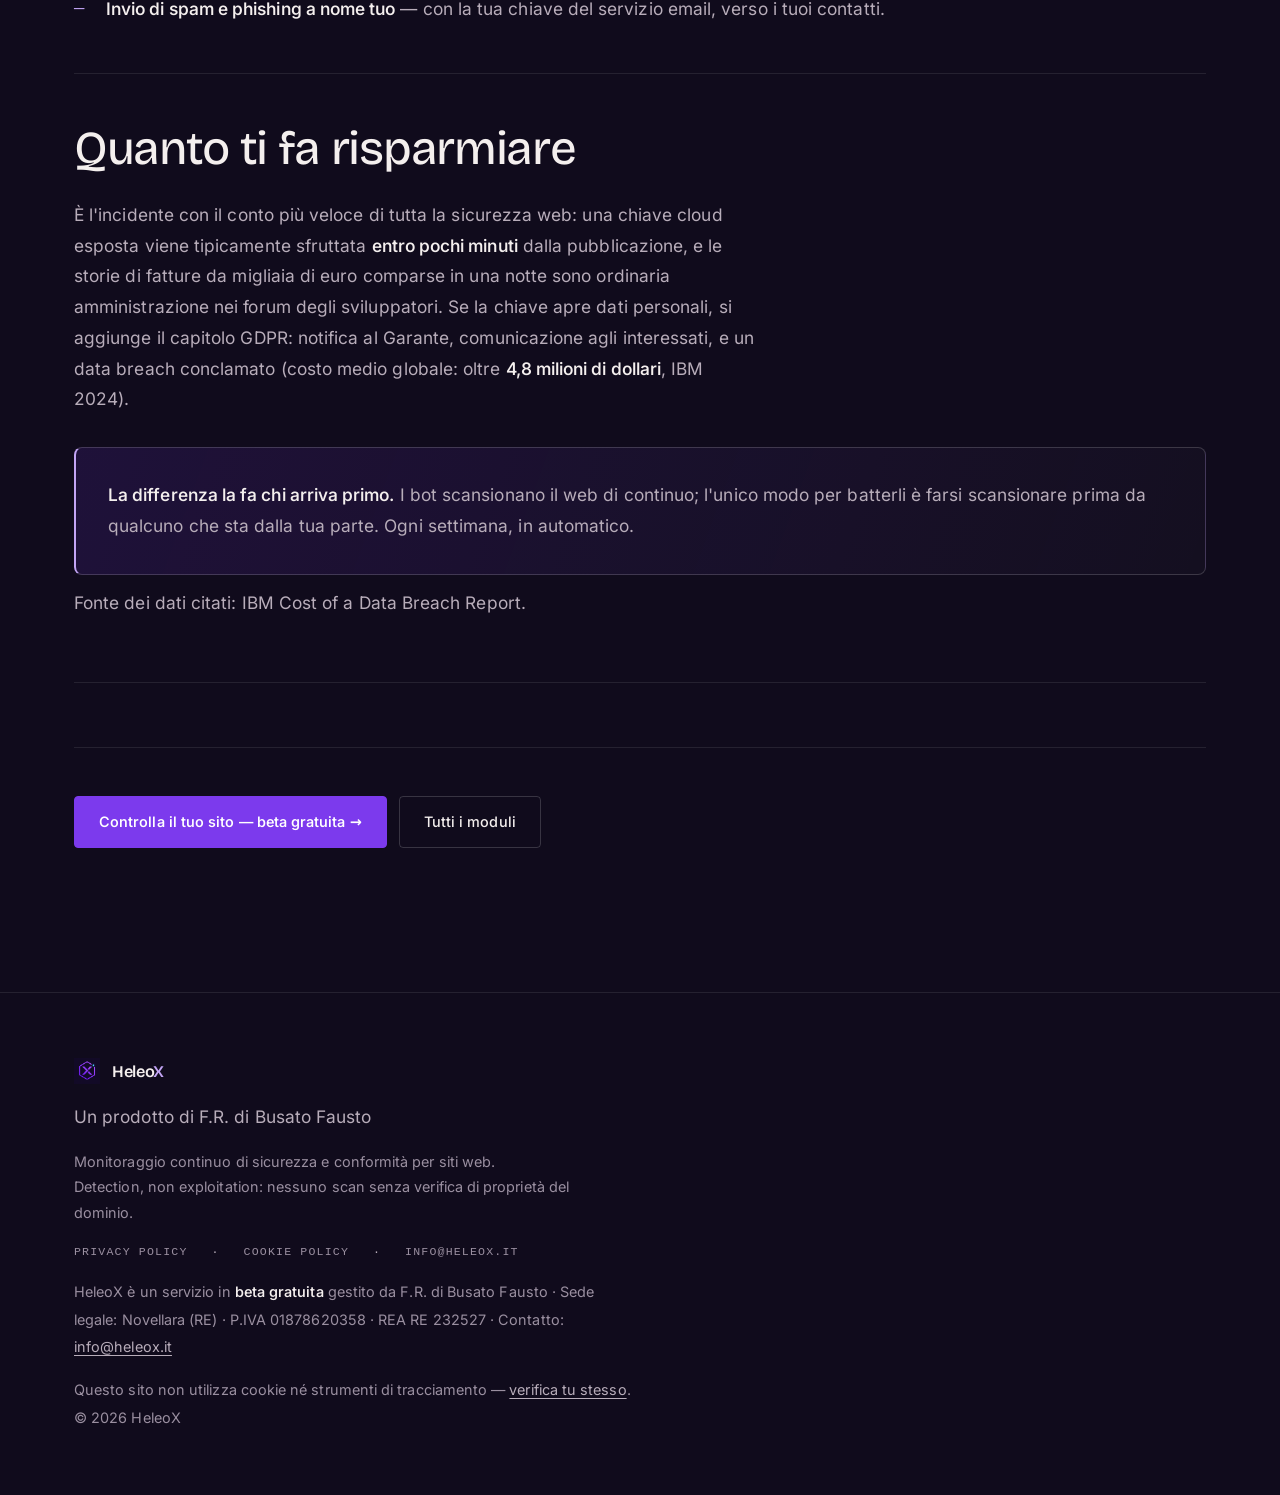
<file: modulo-secret-esposti.html>
<!DOCTYPE html>
<html lang="it">
<head>
  <meta charset="UTF-8" />
  <meta name="viewport" content="width=device-width, initial-scale=1.0" />
  <title>Chiavi e secret esposti — Moduli HeleoX</title>
  <meta name="description" content="Il modulo Secret di HeleoX trova API key, token e credenziali dimenticati nel codice pubblico del tuo sito — prima dei bot che li cercano ogni giorno per svuotarti il conto cloud." />
  <link rel="canonical" href="https://www.heleox.it/modulo-secret-esposti.html" />
  <meta property="og:type" content="website" />
  <meta property="og:site_name" content="HeleoX" />
  <meta property="og:locale" content="it_IT" />
  <meta property="og:title" content="Chiavi e secret esposti — Moduli HeleoX" />
  <meta property="og:description" content="Il modulo Secret di HeleoX trova API key, token e credenziali dimenticati nel codice pubblico del tuo sito — prima dei bot che li cercano ogni giorno per svuotarti il conto cloud." />
  <meta property="og:url" content="https://www.heleox.it/modulo-secret-esposti.html" />
  <meta property="og:image" content="https://www.heleox.it/logo.png" />
  <meta name="twitter:card" content="summary" />
  <meta name="twitter:title" content="Chiavi e secret esposti — Moduli HeleoX" />
  <meta name="twitter:description" content="Il modulo Secret di HeleoX trova API key, token e credenziali dimenticati nel codice pubblico del tuo sito — prima dei bot che li cercano ogni giorno per svuotarti il conto cloud." />
  <meta name="twitter:image" content="https://www.heleox.it/logo.png" />
  <link rel="icon" type="image/png" href="logo.png" />
  <!-- I due caratteri sono self-hosted (fonts/), come in home page. -->
  <link rel="preload" href="fonts/bricolage-grotesque-wght.woff2" as="font" type="font/woff2" crossorigin />
  <link rel="preload" href="fonts/inter-wght.woff2" as="font" type="font/woff2" crossorigin />
  <link rel="stylesheet" href="base.css?v=2" />
  <link rel="stylesheet" href="pagina.css?v=1" />
  <!-- SEO: dati strutturati del modulo (Service + breadcrumb) -->
  <script type="application/ld+json">
  {
    "@context": "https://schema.org",
    "@graph": [
      {
        "@type": "Service",
        "name": "Chiavi e secret esposti — HeleoX",
        "serviceType": "Chiavi e secret esposti",
        "description": "Il modulo Secret di HeleoX trova API key, token e credenziali dimenticati nel codice pubblico del tuo sito — prima dei bot che li cercano ogni giorno per svuotarti il conto cloud.",
        "url": "https://www.heleox.it/modulo-secret-esposti.html",
        "provider": {
          "@type": "Organization",
          "name": "HeleoX",
          "url": "https://www.heleox.it/"
        },
        "areaServed": "IT",
        "inLanguage": "it"
      },
      {
        "@type": "BreadcrumbList",
        "itemListElement": [
          { "@type": "ListItem", "position": 1, "name": "HeleoX", "item": "https://www.heleox.it/" },
          { "@type": "ListItem", "position": 2, "name": "Chiavi e secret esposti", "item": "https://www.heleox.it/modulo-secret-esposti.html" }
        ]
      }
    ]
  }
  </script>
</head>
<body>

  <!-- Stessa atmosfera della home: e' cio' che tiene insieme il sito. -->
  <div class="atmo" aria-hidden="true">
    <span class="glow glow-a"></span>
    <span class="glow glow-b"></span>
    <span class="glow glow-c"></span>
  </div>

  <header class="nav">
    <div class="container nav-inner">
      <a href="index.html" class="brand">
        <img src="logo.png" alt="Logo HeleoX" class="brand-logo" width="26" height="26" />
        <span class="brand-name">Heleo<span class="accent">X</span></span>
      </a>
      <nav class="nav-links" id="primaryNav">
        <a href="index.html#scanner">Scan gratuito</a>
        <div class="nav-drop">
          <button class="nav-drop-toggle" type="button" aria-haspopup="true">Moduli &#9662;</button>
          <div class="nav-drop-menu">
            <a href="modulo-security-headers.html">Security headers</a>
            <a href="modulo-tls.html">TLS e certificati</a>
            <a href="modulo-sottodomini.html">Sottodomini dimenticati</a>
            <a href="modulo-secret-esposti.html">Chiavi e secret esposti</a>
            <a href="modulo-xss-sqli.html">XSS e SQL injection</a>
            <a href="modulo-conformita-gdpr.html">Cookie e consenso</a>
          </div>
        </div>
        <a href="index.html#profondita">Profondit&agrave;</a>
        <a href="index.html#demo">Versione plus</a>
        <a href="index.html#esperto">Consulenza</a>
        <a href="blog.html">Blog</a>
        <div class="nav-links-cta mobile-only">
          <a href="index.html#esperto" class="btn btn-block">Contattaci</a>
          <a href="https://app.heleox.it" target="_blank" rel="noopener" class="btn btn-primary btn-block">Prova la versione plus gratuitamente</a>
        </div>
      </nav>
      <div class="nav-cta">
        <a href="index.html#esperto" class="btn btn-sm">Contattaci</a>
        <a href="https://app.heleox.it" target="_blank" rel="noopener" class="btn btn-primary btn-sm">Prova plus gratis</a>
      </div>
      <button class="nav-toggle" type="button" aria-label="Apri il menu di navigazione" aria-expanded="false" aria-controls="primaryNav">
        <span class="nav-toggle-bar"></span><span class="nav-toggle-bar"></span><span class="nav-toggle-bar"></span>
      </button>
    </div>
  </header>

  <section class="page-hero">
      <div class="glow glow-1"></div>
    </div>
    <div class="container">
      <span class="page-badge">Modulo</span>
      <h1>Chiavi e secret esposti: <span>la password lasciata sotto lo zerbino</span></h1>
      <p class="lead">
        Una chiave API dimenticata nel codice pubblico del sito è a tutti gli effetti una password pubblicata online.
        I bot la trovano in minuti — esistono interi network automatici che non fanno altro, 24 ore su 24.
        HeleoX guarda il tuo sito con gli stessi occhi, ma per avvisare te invece di derubarti.
      </p>
    </div>
  </section>

  <section class="section">
    <div class="container">
      <div class="module-block">
        <h2>Quali vulnerabilità trova</h2>
        <ul>
          <li><strong>Chiavi API di servizi a pagamento</strong> nel codice visibile a chiunque — cloud, mappe, invio email, intelligenza artificiale.</li>
          <li><strong>Token di accesso e credenziali</strong> dimenticati da un test o da un deploy frettoloso.</li>
          <li><strong>Chiavi verso i tuoi sistemi interni</strong> — database, archivi, pannelli — annegate nel JavaScript pubblico dove nessuno le cerca più.</li>
        </ul>
        <p style="margin-top: 1rem;">E una promessa precisa: HeleoX segnala <strong>dove</strong> sta il problema senza mai salvare la chiave in chiaro — la prova resta cifrata e mascherata.</p>
      </div>

      <div class="module-block">
        <h2>Quali attacchi previene</h2>
        <ul>
          <li><strong>Abuso dei tuoi servizi a pagamento</strong> — la tua chiave cloud usata per il mining o per far girare i bot di qualcun altro, a spese tue.</li>
          <li><strong>Accesso diretto ai tuoi dati</strong> — una chiave di database esposta salta ogni altra difesa: non serve "bucare" niente, la porta è aperta.</li>
          <li><strong>Movimento laterale</strong> — da una chiave "di poco conto" si risale a sistemi che contano eccome.</li>
          <li><strong>Invio di spam e phishing a nome tuo</strong> — con la tua chiave del servizio email, verso i tuoi contatti.</li>
        </ul>
      </div>

      <div class="module-block">
        <h2>Quanto ti fa risparmiare</h2>
        <p>
          È l'incidente con il conto più veloce di tutta la sicurezza web: una chiave cloud esposta viene tipicamente
          sfruttata <strong>entro pochi minuti</strong> dalla pubblicazione, e le storie di fatture da migliaia di euro comparse
          in una notte sono ordinaria amministrazione nei forum degli sviluppatori. Se la chiave apre dati personali, si
          aggiunge il capitolo GDPR: notifica al Garante, comunicazione agli interessati, e un data breach conclamato
          (costo medio globale: oltre <strong>4,8 milioni di dollari</strong>, IBM 2024).
        </p>
        <div class="module-callout">
          <strong>La differenza la fa chi arriva primo.</strong> I bot scansionano il web di continuo; l'unico modo per batterli è
          farsi scansionare prima da qualcuno che sta dalla tua parte. Ogni settimana, in automatico.
        </div>
        <p class="module-source" style="margin-top: 0.8rem;">Fonte dei dati citati: IBM Cost of a Data Breach Report.</p>
      </div>

      <div class="module-cta">
        <a href="index.html#beta" class="btn btn-primary">Controlla il tuo sito — beta gratuita →</a>
        <a href="index.html#cosa" class="btn">Tutti i moduli</a>
      </div>
    </div>
  </section>

  <footer class="footer">
    <div class="container footer-inner">
      <div class="brand">
        <img src="logo.png" alt="" class="brand-logo" />
        <span class="brand-name">Heleo<span class="accent">X</span></span>
      </div>
      <a class="madeby" href="https://www.fr-busato.it" target="_blank" rel="noopener">
        <span class="madeby-label">Un prodotto di</span>
        <span class="madeby-name">F.R. di Busato Fausto</span>
      </a>
      <p>Monitoraggio continuo di sicurezza e conformità per siti web.<br />Detection, non exploitation: nessuno scan senza verifica di proprietà del dominio.</p>
      <nav class="footer-links" aria-label="Note legali">
        <a href="privacy.html">Privacy policy</a>
        <span aria-hidden="true">·</span>
        <a href="cookie.html">Cookie policy</a>
        <span aria-hidden="true">·</span>
        <a href="mailto:info@heleox.it">info@heleox.it</a>
      </nav>
      <p class="footer-legal">
        HeleoX è un servizio in <strong>beta gratuita</strong> gestito da F.R. di Busato Fausto ·
        Sede legale: Novellara (RE) · P.IVA 01878620358 · REA RE 232527 ·
        Contatto: <a href="mailto:info@heleox.it">info@heleox.it</a>
      </p>
      <p class="footer-fine">
        Questo sito non utilizza cookie né strumenti di tracciamento — <a href="cookie.html">verifica tu stesso</a>.<br />
        © 2026 HeleoX
      </p>
    </div>
  </footer>

  <script src="script.js?v=7"></script>
</body>
</html>
</file>
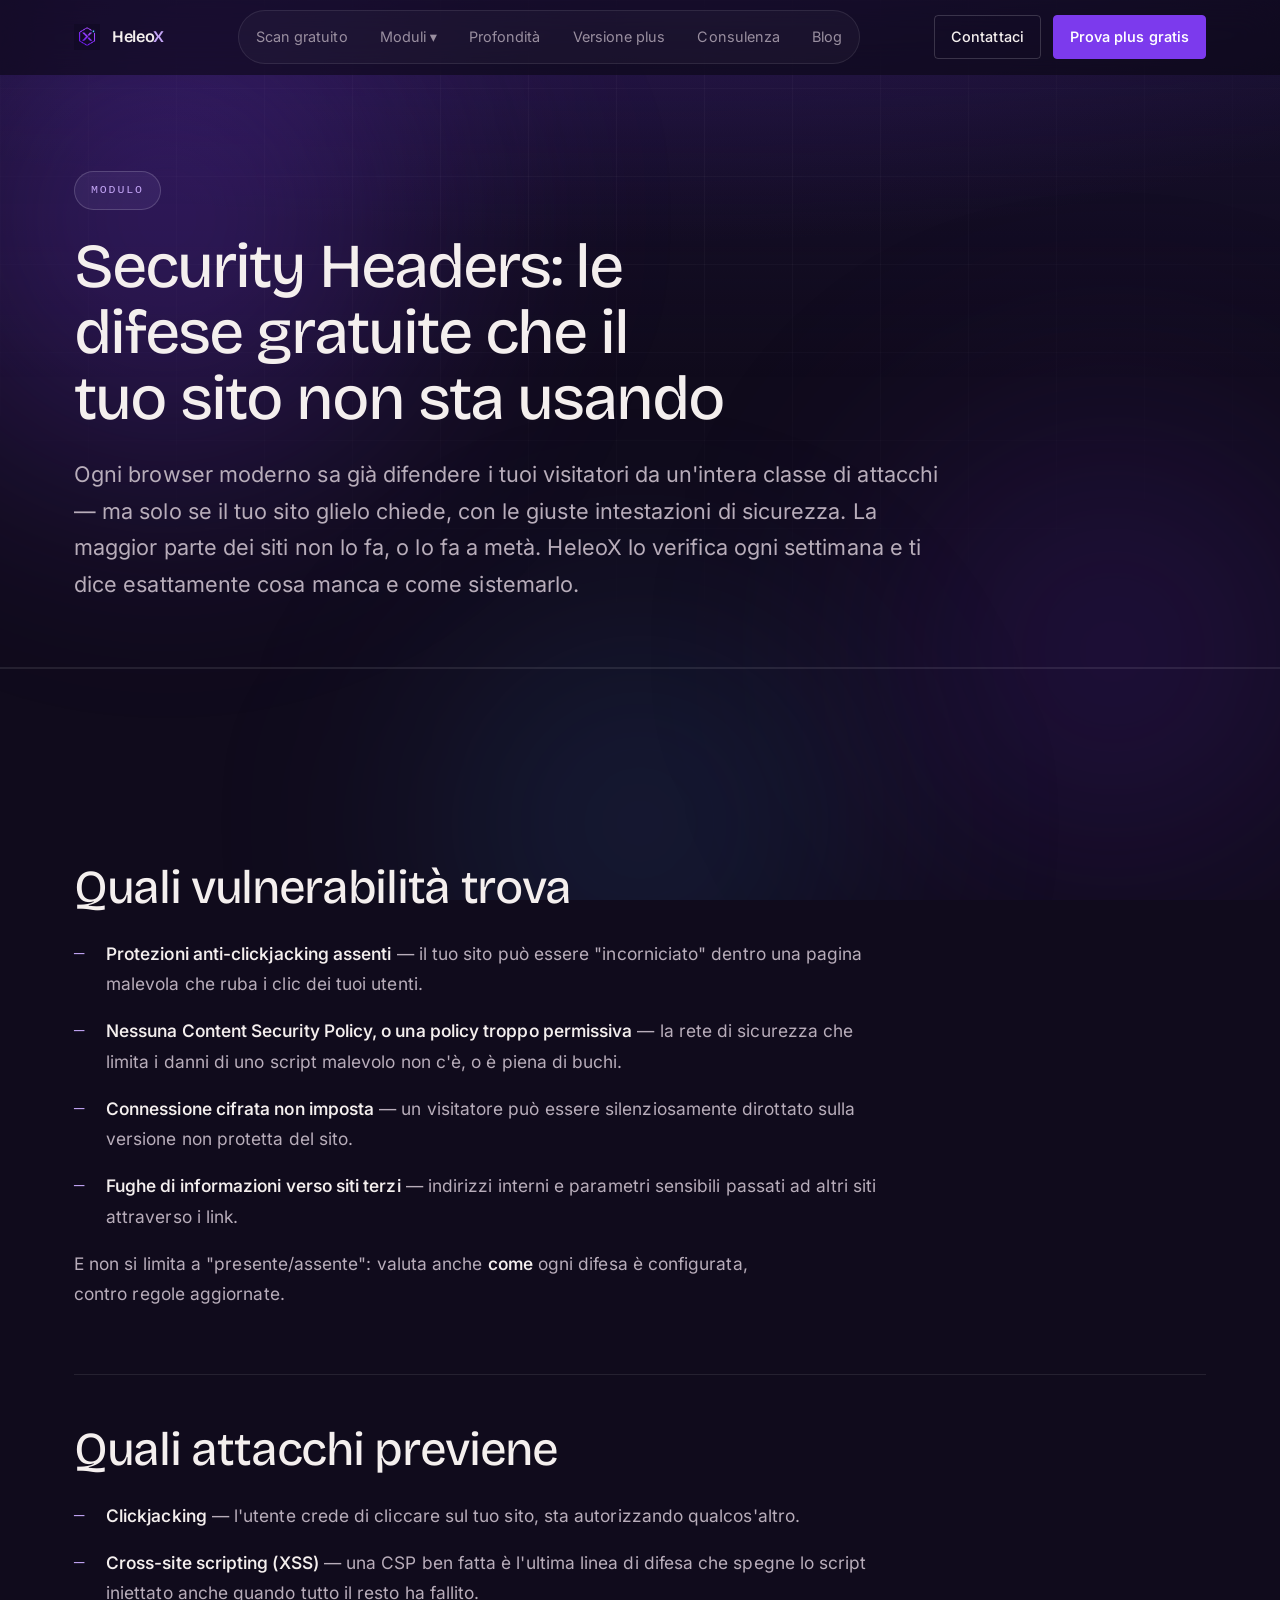
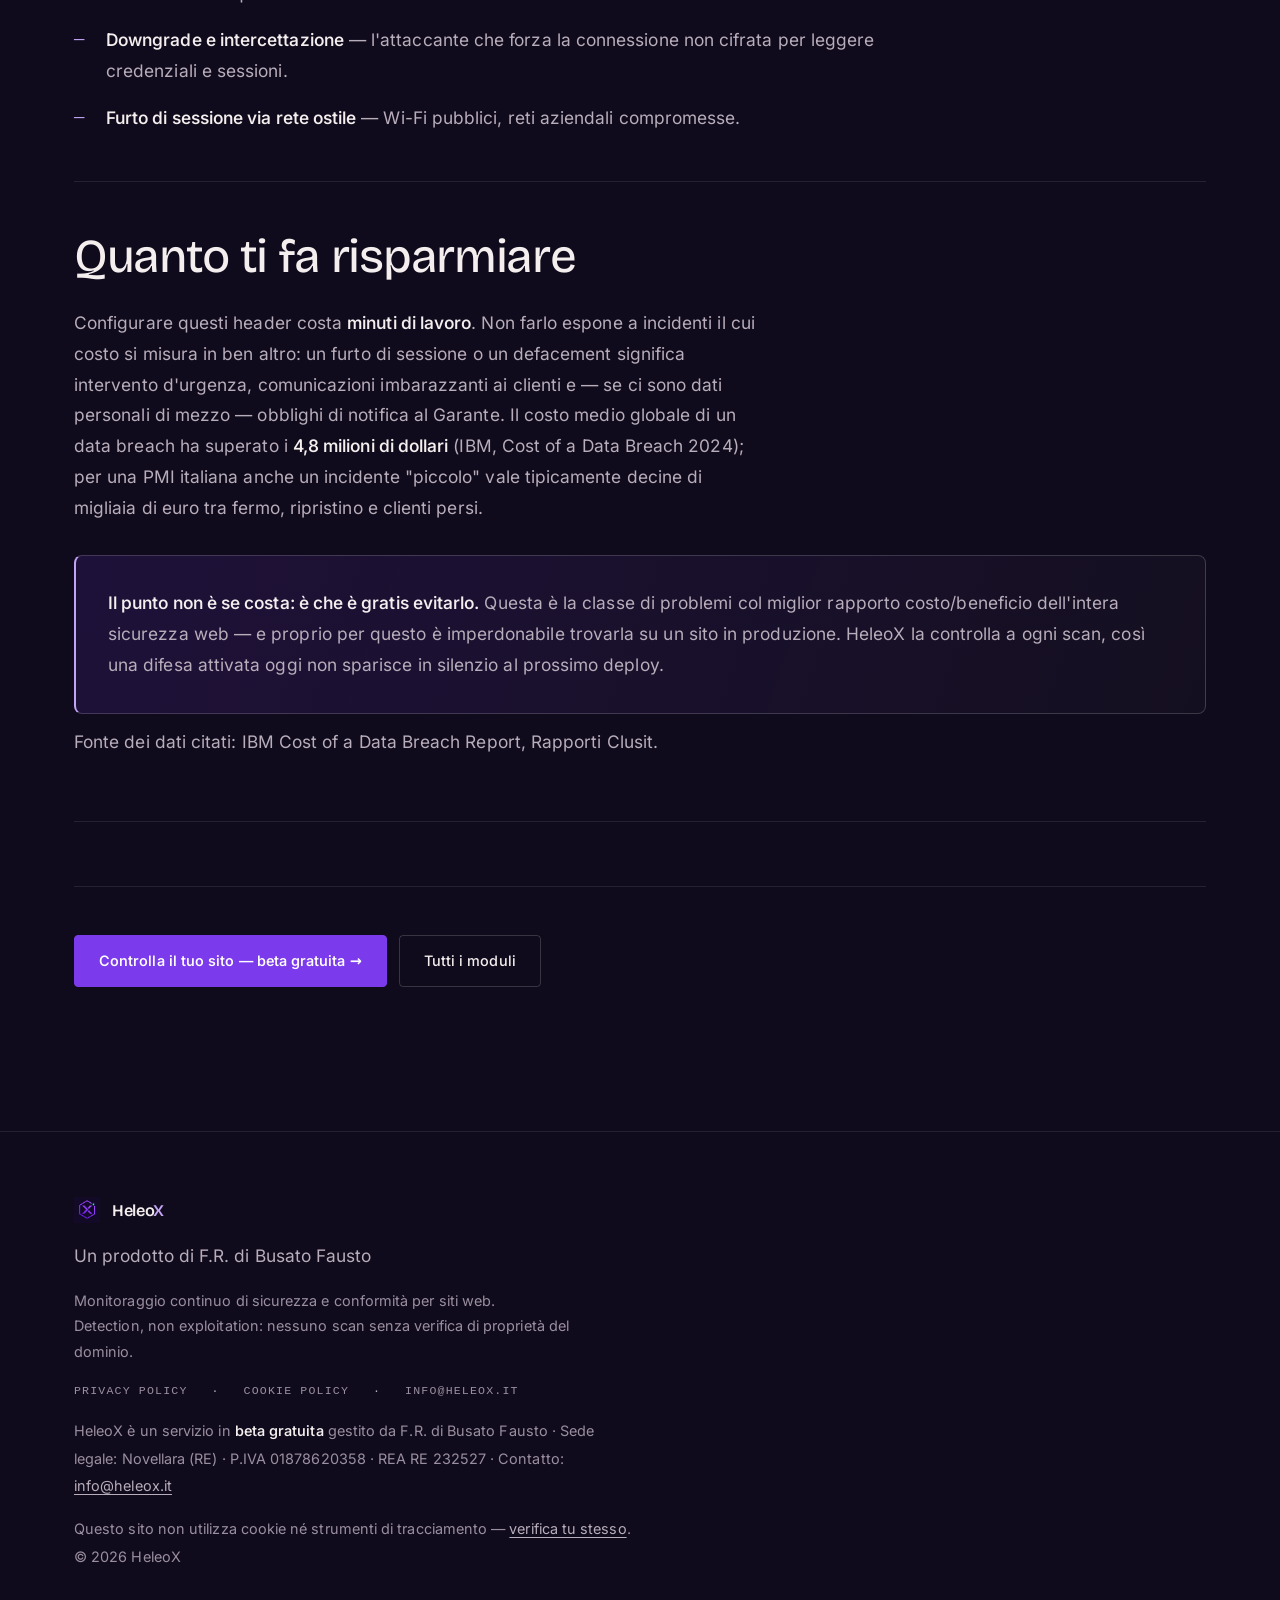
<file: modulo-security-headers.html>
<!DOCTYPE html>
<html lang="it">
<head>
  <meta charset="UTF-8" />
  <meta name="viewport" content="width=device-width, initial-scale=1.0" />
  <title>Security Headers — Moduli HeleoX</title>
  <meta name="description" content="Il modulo Security Headers di HeleoX verifica ogni settimana le difese che il browser può attivare per il tuo sito: previene clickjacking, XSS e downgrade a connessioni non cifrate." />
  <link rel="canonical" href="https://www.heleox.it/modulo-security-headers.html" />
  <meta property="og:type" content="website" />
  <meta property="og:site_name" content="HeleoX" />
  <meta property="og:locale" content="it_IT" />
  <meta property="og:title" content="Security Headers — Moduli HeleoX" />
  <meta property="og:description" content="Il modulo Security Headers di HeleoX verifica ogni settimana le difese che il browser può attivare per il tuo sito: previene clickjacking, XSS e downgrade a connessioni non cifrate." />
  <meta property="og:url" content="https://www.heleox.it/modulo-security-headers.html" />
  <meta property="og:image" content="https://www.heleox.it/logo.png" />
  <meta name="twitter:card" content="summary" />
  <meta name="twitter:title" content="Security Headers — Moduli HeleoX" />
  <meta name="twitter:description" content="Il modulo Security Headers di HeleoX verifica ogni settimana le difese che il browser può attivare per il tuo sito: previene clickjacking, XSS e downgrade a connessioni non cifrate." />
  <meta name="twitter:image" content="https://www.heleox.it/logo.png" />
  <link rel="icon" type="image/png" href="logo.png" />
  <!-- I due caratteri sono self-hosted (fonts/), come in home page. -->
  <link rel="preload" href="fonts/bricolage-grotesque-wght.woff2" as="font" type="font/woff2" crossorigin />
  <link rel="preload" href="fonts/inter-wght.woff2" as="font" type="font/woff2" crossorigin />
  <link rel="stylesheet" href="base.css?v=2" />
  <link rel="stylesheet" href="pagina.css?v=1" />
  <!-- SEO: dati strutturati del modulo (Service + breadcrumb) -->
  <script type="application/ld+json">
  {
    "@context": "https://schema.org",
    "@graph": [
      {
        "@type": "Service",
        "name": "Security Headers — HeleoX",
        "serviceType": "Security Headers",
        "description": "Il modulo Security Headers di HeleoX verifica ogni settimana le difese che il browser può attivare per il tuo sito: previene clickjacking, XSS e downgrade a connessioni non cifrate.",
        "url": "https://www.heleox.it/modulo-security-headers.html",
        "provider": {
          "@type": "Organization",
          "name": "HeleoX",
          "url": "https://www.heleox.it/"
        },
        "areaServed": "IT",
        "inLanguage": "it"
      },
      {
        "@type": "BreadcrumbList",
        "itemListElement": [
          { "@type": "ListItem", "position": 1, "name": "HeleoX", "item": "https://www.heleox.it/" },
          { "@type": "ListItem", "position": 2, "name": "Security Headers", "item": "https://www.heleox.it/modulo-security-headers.html" }
        ]
      }
    ]
  }
  </script>
</head>
<body>

  <!-- Stessa atmosfera della home: e' cio' che tiene insieme il sito. -->
  <div class="atmo" aria-hidden="true">
    <span class="glow glow-a"></span>
    <span class="glow glow-b"></span>
    <span class="glow glow-c"></span>
  </div>

  <header class="nav">
    <div class="container nav-inner">
      <a href="index.html" class="brand">
        <img src="logo.png" alt="Logo HeleoX" class="brand-logo" width="26" height="26" />
        <span class="brand-name">Heleo<span class="accent">X</span></span>
      </a>
      <nav class="nav-links" id="primaryNav">
        <a href="index.html#scanner">Scan gratuito</a>
        <div class="nav-drop">
          <button class="nav-drop-toggle" type="button" aria-haspopup="true">Moduli &#9662;</button>
          <div class="nav-drop-menu">
            <a href="modulo-security-headers.html">Security headers</a>
            <a href="modulo-tls.html">TLS e certificati</a>
            <a href="modulo-sottodomini.html">Sottodomini dimenticati</a>
            <a href="modulo-secret-esposti.html">Chiavi e secret esposti</a>
            <a href="modulo-xss-sqli.html">XSS e SQL injection</a>
            <a href="modulo-conformita-gdpr.html">Cookie e consenso</a>
          </div>
        </div>
        <a href="index.html#profondita">Profondit&agrave;</a>
        <a href="index.html#demo">Versione plus</a>
        <a href="index.html#esperto">Consulenza</a>
        <a href="blog.html">Blog</a>
        <div class="nav-links-cta mobile-only">
          <a href="index.html#esperto" class="btn btn-block">Contattaci</a>
          <a href="https://app.heleox.it" target="_blank" rel="noopener" class="btn btn-primary btn-block">Prova la versione plus gratuitamente</a>
        </div>
      </nav>
      <div class="nav-cta">
        <a href="index.html#esperto" class="btn btn-sm">Contattaci</a>
        <a href="https://app.heleox.it" target="_blank" rel="noopener" class="btn btn-primary btn-sm">Prova plus gratis</a>
      </div>
      <button class="nav-toggle" type="button" aria-label="Apri il menu di navigazione" aria-expanded="false" aria-controls="primaryNav">
        <span class="nav-toggle-bar"></span><span class="nav-toggle-bar"></span><span class="nav-toggle-bar"></span>
      </button>
    </div>
  </header>

  <section class="page-hero">
      <div class="glow glow-1"></div>
    </div>
    <div class="container">
      <span class="page-badge">Modulo</span>
      <h1>Security Headers: <span>le difese gratuite che il tuo sito non sta usando</span></h1>
      <p class="lead">
        Ogni browser moderno sa già difendere i tuoi visitatori da un'intera classe di attacchi — ma solo se il tuo sito
        glielo chiede, con le giuste intestazioni di sicurezza. La maggior parte dei siti non lo fa, o lo fa a metà.
        HeleoX lo verifica ogni settimana e ti dice esattamente cosa manca e come sistemarlo.
      </p>
    </div>
  </section>

  <section class="section">
    <div class="container">
      <div class="module-block">
        <h2>Quali vulnerabilità trova</h2>
        <ul>
          <li><strong>Protezioni anti-clickjacking assenti</strong> — il tuo sito può essere "incorniciato" dentro una pagina malevola che ruba i clic dei tuoi utenti.</li>
          <li><strong>Nessuna Content Security Policy, o una policy troppo permissiva</strong> — la rete di sicurezza che limita i danni di uno script malevolo non c'è, o è piena di buchi.</li>
          <li><strong>Connessione cifrata non imposta</strong> — un visitatore può essere silenziosamente dirottato sulla versione non protetta del sito.</li>
          <li><strong>Fughe di informazioni verso siti terzi</strong> — indirizzi interni e parametri sensibili passati ad altri siti attraverso i link.</li>
        </ul>
        <p style="margin-top: 1rem;">E non si limita a "presente/assente": valuta anche <strong>come</strong> ogni difesa è configurata, contro regole aggiornate.</p>
      </div>

      <div class="module-block">
        <h2>Quali attacchi previene</h2>
        <ul>
          <li><strong>Clickjacking</strong> — l'utente crede di cliccare sul tuo sito, sta autorizzando qualcos'altro.</li>
          <li><strong>Cross-site scripting (XSS)</strong> — una CSP ben fatta è l'ultima linea di difesa che spegne lo script iniettato anche quando tutto il resto ha fallito.</li>
          <li><strong>Downgrade e intercettazione</strong> — l'attaccante che forza la connessione non cifrata per leggere credenziali e sessioni.</li>
          <li><strong>Furto di sessione via rete ostile</strong> — Wi-Fi pubblici, reti aziendali compromesse.</li>
        </ul>
      </div>

      <div class="module-block">
        <h2>Quanto ti fa risparmiare</h2>
        <p>
          Configurare questi header costa <strong>minuti di lavoro</strong>. Non farlo espone a incidenti il cui costo si misura
          in ben altro: un furto di sessione o un defacement significa intervento d'urgenza, comunicazioni imbarazzanti ai clienti
          e — se ci sono dati personali di mezzo — obblighi di notifica al Garante. Il costo medio globale di un data breach ha
          superato i <strong>4,8 milioni di dollari</strong> (IBM, Cost of a Data Breach 2024); per una PMI italiana anche un incidente
          "piccolo" vale tipicamente decine di migliaia di euro tra fermo, ripristino e clienti persi.
        </p>
        <div class="module-callout">
          <strong>Il punto non è se costa: è che è gratis evitarlo.</strong> Questa è la classe di problemi col miglior rapporto
          costo/beneficio dell'intera sicurezza web — e proprio per questo è imperdonabile trovarla su un sito in produzione.
          HeleoX la controlla a ogni scan, così una difesa attivata oggi non sparisce in silenzio al prossimo deploy.
        </div>
        <p class="module-source" style="margin-top: 0.8rem;">Fonte dei dati citati: IBM Cost of a Data Breach Report, Rapporti Clusit.</p>
      </div>

      <div class="module-cta">
        <a href="index.html#beta" class="btn btn-primary">Controlla il tuo sito — beta gratuita →</a>
        <a href="index.html#cosa" class="btn">Tutti i moduli</a>
      </div>
    </div>
  </section>

  <footer class="footer">
    <div class="container footer-inner">
      <div class="brand">
        <img src="logo.png" alt="" class="brand-logo" />
        <span class="brand-name">Heleo<span class="accent">X</span></span>
      </div>
      <a class="madeby" href="https://www.fr-busato.it" target="_blank" rel="noopener">
        <span class="madeby-label">Un prodotto di</span>
        <span class="madeby-name">F.R. di Busato Fausto</span>
      </a>
      <p>Monitoraggio continuo di sicurezza e conformità per siti web.<br />Detection, non exploitation: nessuno scan senza verifica di proprietà del dominio.</p>
      <nav class="footer-links" aria-label="Note legali">
        <a href="privacy.html">Privacy policy</a>
        <span aria-hidden="true">·</span>
        <a href="cookie.html">Cookie policy</a>
        <span aria-hidden="true">·</span>
        <a href="mailto:info@heleox.it">info@heleox.it</a>
      </nav>
      <p class="footer-legal">
        HeleoX è un servizio in <strong>beta gratuita</strong> gestito da F.R. di Busato Fausto ·
        Sede legale: Novellara (RE) · P.IVA 01878620358 · REA RE 232527 ·
        Contatto: <a href="mailto:info@heleox.it">info@heleox.it</a>
      </p>
      <p class="footer-fine">
        Questo sito non utilizza cookie né strumenti di tracciamento — <a href="cookie.html">verifica tu stesso</a>.<br />
        © 2026 HeleoX
      </p>
    </div>
  </footer>

  <script src="script.js?v=7"></script>
</body>
</html>
</file>
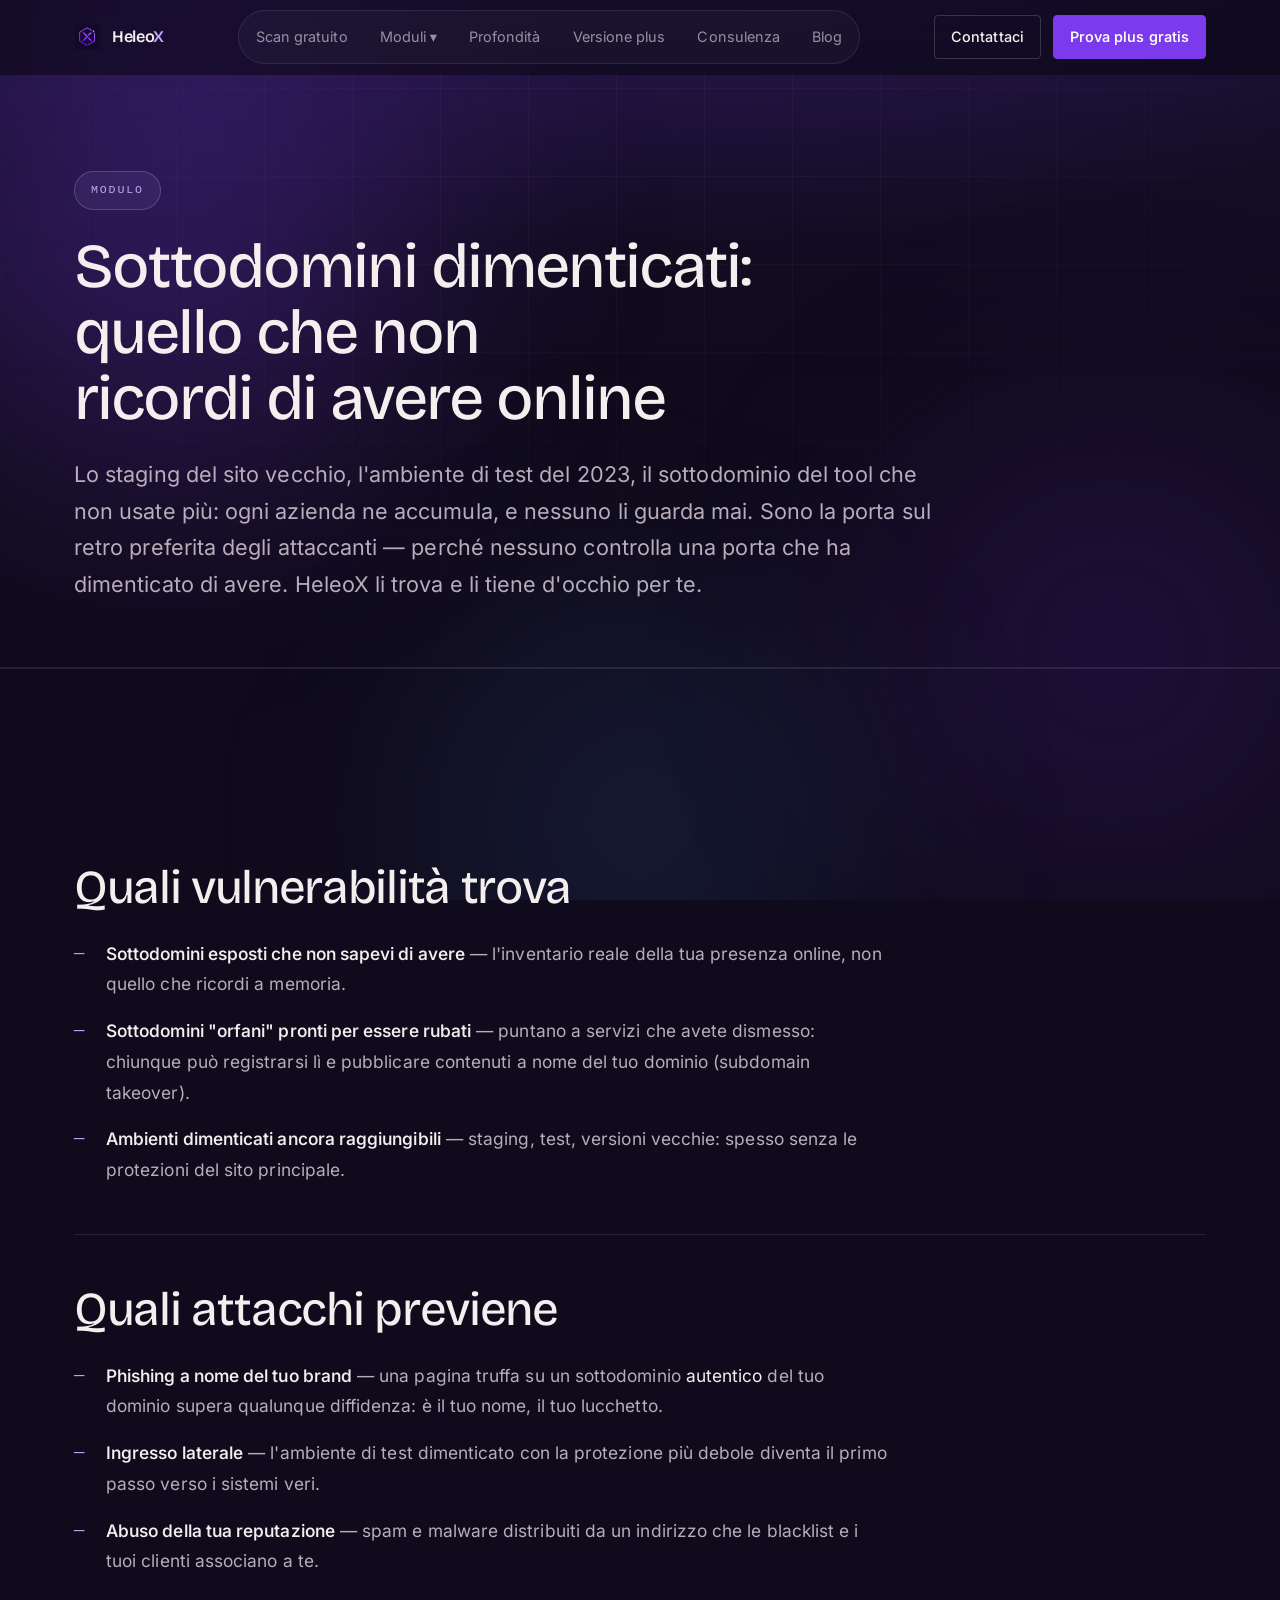
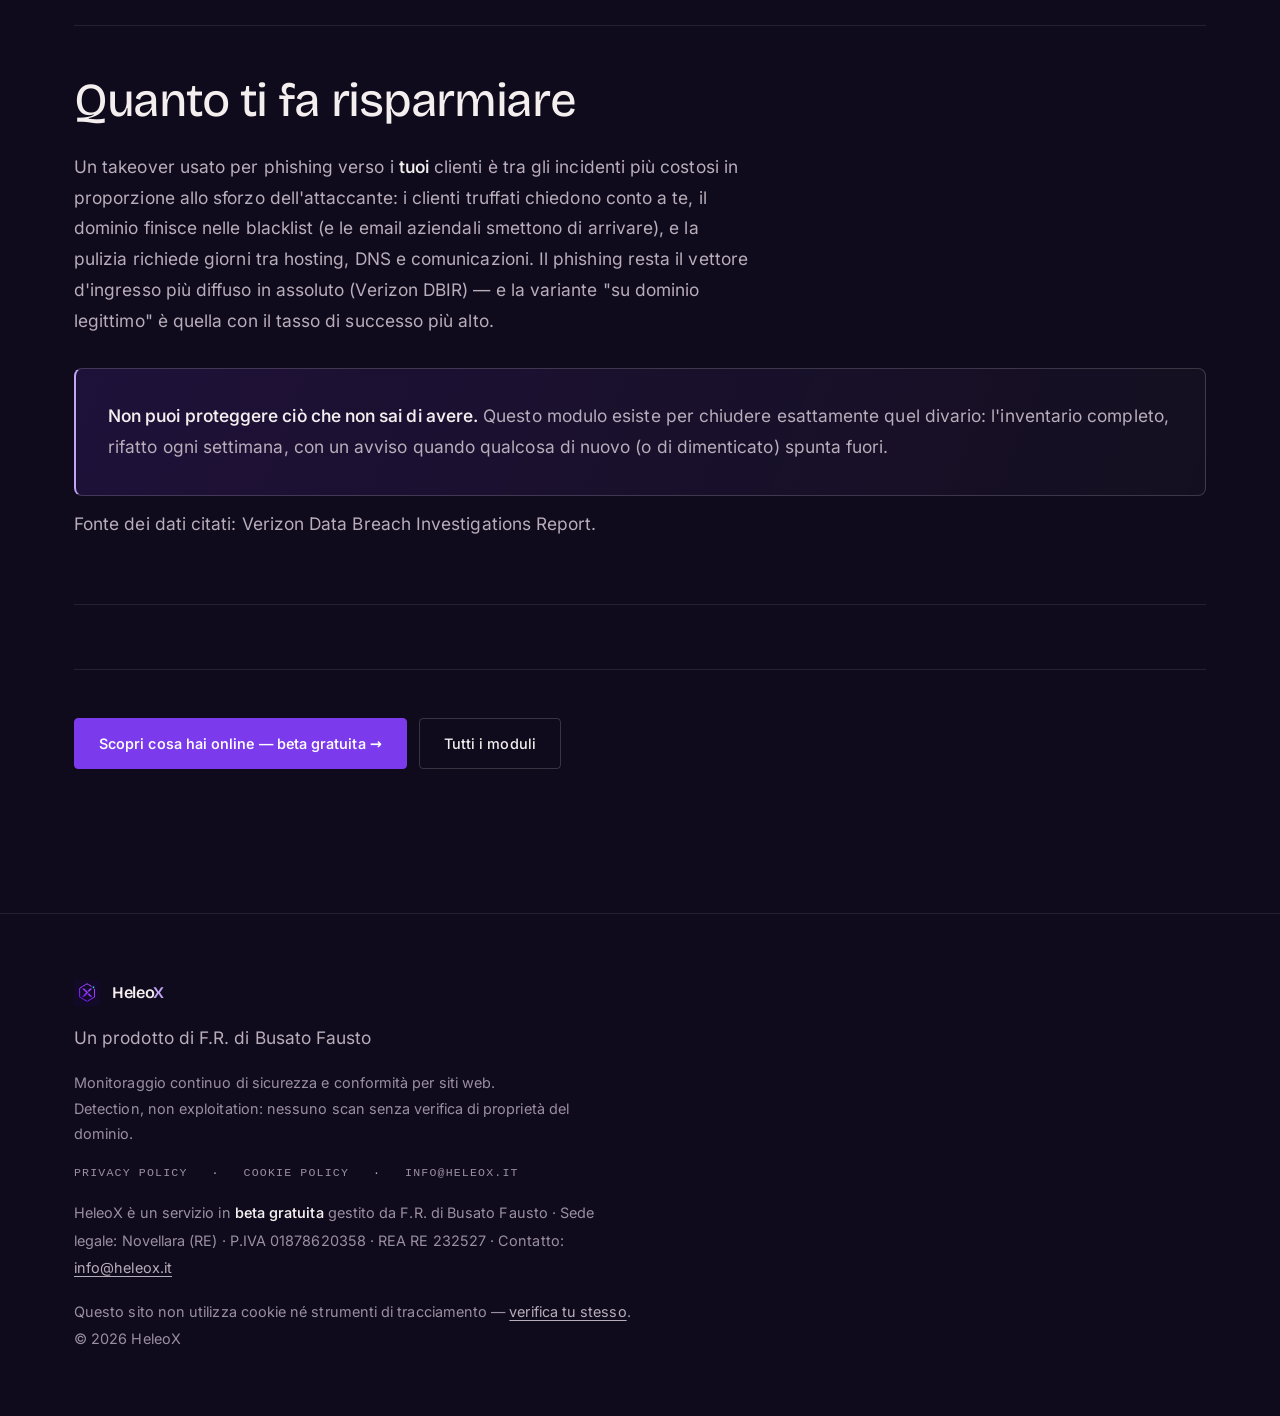
<file: modulo-sottodomini.html>
<!DOCTYPE html>
<html lang="it">
<head>
  <meta charset="UTF-8" />
  <meta name="viewport" content="width=device-width, initial-scale=1.0" />
  <title>Sottodomini dimenticati — Moduli HeleoX</title>
  <meta name="description" content="Il modulo Sottodomini di HeleoX trova i sottodomini che hai dimenticato di avere — lo staging di due anni fa, il test mai spento — prima che diventino una pagina di phishing a nome tuo." />
  <link rel="canonical" href="https://www.heleox.it/modulo-sottodomini.html" />
  <meta property="og:type" content="website" />
  <meta property="og:site_name" content="HeleoX" />
  <meta property="og:locale" content="it_IT" />
  <meta property="og:title" content="Sottodomini dimenticati — Moduli HeleoX" />
  <meta property="og:description" content="Il modulo Sottodomini di HeleoX trova i sottodomini che hai dimenticato di avere — lo staging di due anni fa, il test mai spento — prima che diventino una pagina di phishing a nome tuo." />
  <meta property="og:url" content="https://www.heleox.it/modulo-sottodomini.html" />
  <meta property="og:image" content="https://www.heleox.it/logo.png" />
  <meta name="twitter:card" content="summary" />
  <meta name="twitter:title" content="Sottodomini dimenticati — Moduli HeleoX" />
  <meta name="twitter:description" content="Il modulo Sottodomini di HeleoX trova i sottodomini che hai dimenticato di avere — lo staging di due anni fa, il test mai spento — prima che diventino una pagina di phishing a nome tuo." />
  <meta name="twitter:image" content="https://www.heleox.it/logo.png" />
  <link rel="icon" type="image/png" href="logo.png" />
  <!-- I due caratteri sono self-hosted (fonts/), come in home page. -->
  <link rel="preload" href="fonts/bricolage-grotesque-wght.woff2" as="font" type="font/woff2" crossorigin />
  <link rel="preload" href="fonts/inter-wght.woff2" as="font" type="font/woff2" crossorigin />
  <link rel="stylesheet" href="base.css?v=2" />
  <link rel="stylesheet" href="pagina.css?v=1" />
  <!-- SEO: dati strutturati del modulo (Service + breadcrumb) -->
  <script type="application/ld+json">
  {
    "@context": "https://schema.org",
    "@graph": [
      {
        "@type": "Service",
        "name": "Sottodomini dimenticati — HeleoX",
        "serviceType": "Sottodomini dimenticati",
        "description": "Il modulo Sottodomini di HeleoX trova i sottodomini che hai dimenticato di avere — lo staging di due anni fa, il test mai spento — prima che diventino una pagina di phishing a nome tuo.",
        "url": "https://www.heleox.it/modulo-sottodomini.html",
        "provider": {
          "@type": "Organization",
          "name": "HeleoX",
          "url": "https://www.heleox.it/"
        },
        "areaServed": "IT",
        "inLanguage": "it"
      },
      {
        "@type": "BreadcrumbList",
        "itemListElement": [
          { "@type": "ListItem", "position": 1, "name": "HeleoX", "item": "https://www.heleox.it/" },
          { "@type": "ListItem", "position": 2, "name": "Sottodomini dimenticati", "item": "https://www.heleox.it/modulo-sottodomini.html" }
        ]
      }
    ]
  }
  </script>
</head>
<body>

  <!-- Stessa atmosfera della home: e' cio' che tiene insieme il sito. -->
  <div class="atmo" aria-hidden="true">
    <span class="glow glow-a"></span>
    <span class="glow glow-b"></span>
    <span class="glow glow-c"></span>
  </div>

  <header class="nav">
    <div class="container nav-inner">
      <a href="index.html" class="brand">
        <img src="logo.png" alt="Logo HeleoX" class="brand-logo" width="26" height="26" />
        <span class="brand-name">Heleo<span class="accent">X</span></span>
      </a>
      <nav class="nav-links" id="primaryNav">
        <a href="index.html#scanner">Scan gratuito</a>
        <div class="nav-drop">
          <button class="nav-drop-toggle" type="button" aria-haspopup="true">Moduli &#9662;</button>
          <div class="nav-drop-menu">
            <a href="modulo-security-headers.html">Security headers</a>
            <a href="modulo-tls.html">TLS e certificati</a>
            <a href="modulo-sottodomini.html">Sottodomini dimenticati</a>
            <a href="modulo-secret-esposti.html">Chiavi e secret esposti</a>
            <a href="modulo-xss-sqli.html">XSS e SQL injection</a>
            <a href="modulo-conformita-gdpr.html">Cookie e consenso</a>
          </div>
        </div>
        <a href="index.html#profondita">Profondit&agrave;</a>
        <a href="index.html#demo">Versione plus</a>
        <a href="index.html#esperto">Consulenza</a>
        <a href="blog.html">Blog</a>
        <div class="nav-links-cta mobile-only">
          <a href="index.html#esperto" class="btn btn-block">Contattaci</a>
          <a href="https://app.heleox.it" target="_blank" rel="noopener" class="btn btn-primary btn-block">Prova la versione plus gratuitamente</a>
        </div>
      </nav>
      <div class="nav-cta">
        <a href="index.html#esperto" class="btn btn-sm">Contattaci</a>
        <a href="https://app.heleox.it" target="_blank" rel="noopener" class="btn btn-primary btn-sm">Prova plus gratis</a>
      </div>
      <button class="nav-toggle" type="button" aria-label="Apri il menu di navigazione" aria-expanded="false" aria-controls="primaryNav">
        <span class="nav-toggle-bar"></span><span class="nav-toggle-bar"></span><span class="nav-toggle-bar"></span>
      </button>
    </div>
  </header>

  <section class="page-hero">
      <div class="glow glow-1"></div>
    </div>
    <div class="container">
      <span class="page-badge">Modulo</span>
      <h1>Sottodomini dimenticati: <span>quello che non ricordi di avere online</span></h1>
      <p class="lead">
        Lo staging del sito vecchio, l'ambiente di test del 2023, il sottodominio del tool che non usate più:
        ogni azienda ne accumula, e nessuno li guarda mai. Sono la porta sul retro preferita degli attaccanti —
        perché nessuno controlla una porta che ha dimenticato di avere. HeleoX li trova e li tiene d'occhio per te.
      </p>
    </div>
  </section>

  <section class="section">
    <div class="container">
      <div class="module-block">
        <h2>Quali vulnerabilità trova</h2>
        <ul>
          <li><strong>Sottodomini esposti che non sapevi di avere</strong> — l'inventario reale della tua presenza online, non quello che ricordi a memoria.</li>
          <li><strong>Sottodomini "orfani" pronti per essere rubati</strong> — puntano a servizi che avete dismesso: chiunque può registrarsi lì e pubblicare contenuti a nome del tuo dominio (subdomain takeover).</li>
          <li><strong>Ambienti dimenticati ancora raggiungibili</strong> — staging, test, versioni vecchie: spesso senza le protezioni del sito principale.</li>
        </ul>
      </div>

      <div class="module-block">
        <h2>Quali attacchi previene</h2>
        <ul>
          <li><strong>Phishing a nome del tuo brand</strong> — una pagina truffa su un sottodominio <em>autentico</em> del tuo dominio supera qualunque diffidenza: è il tuo nome, il tuo lucchetto.</li>
          <li><strong>Ingresso laterale</strong> — l'ambiente di test dimenticato con la protezione più debole diventa il primo passo verso i sistemi veri.</li>
          <li><strong>Abuso della tua reputazione</strong> — spam e malware distribuiti da un indirizzo che le blacklist e i tuoi clienti associano a te.</li>
        </ul>
      </div>

      <div class="module-block">
        <h2>Quanto ti fa risparmiare</h2>
        <p>
          Un takeover usato per phishing verso i <strong>tuoi</strong> clienti è tra gli incidenti più costosi in proporzione allo
          sforzo dell'attaccante: i clienti truffati chiedono conto a te, il dominio finisce nelle blacklist (e le email aziendali
          smettono di arrivare), e la pulizia richiede giorni tra hosting, DNS e comunicazioni. Il phishing resta il vettore
          d'ingresso più diffuso in assoluto (Verizon DBIR) — e la variante "su dominio legittimo" è quella con il tasso di
          successo più alto.
        </p>
        <div class="module-callout">
          <strong>Non puoi proteggere ciò che non sai di avere.</strong> Questo modulo esiste per chiudere esattamente quel divario:
          l'inventario completo, rifatto ogni settimana, con un avviso quando qualcosa di nuovo (o di dimenticato) spunta fuori.
        </div>
        <p class="module-source" style="margin-top: 0.8rem;">Fonte dei dati citati: Verizon Data Breach Investigations Report.</p>
      </div>

      <div class="module-cta">
        <a href="index.html#beta" class="btn btn-primary">Scopri cosa hai online — beta gratuita →</a>
        <a href="index.html#cosa" class="btn">Tutti i moduli</a>
      </div>
    </div>
  </section>

  <footer class="footer">
    <div class="container footer-inner">
      <div class="brand">
        <img src="logo.png" alt="" class="brand-logo" />
        <span class="brand-name">Heleo<span class="accent">X</span></span>
      </div>
      <a class="madeby" href="https://www.fr-busato.it" target="_blank" rel="noopener">
        <span class="madeby-label">Un prodotto di</span>
        <span class="madeby-name">F.R. di Busato Fausto</span>
      </a>
      <p>Monitoraggio continuo di sicurezza e conformità per siti web.<br />Detection, non exploitation: nessuno scan senza verifica di proprietà del dominio.</p>
      <nav class="footer-links" aria-label="Note legali">
        <a href="privacy.html">Privacy policy</a>
        <span aria-hidden="true">·</span>
        <a href="cookie.html">Cookie policy</a>
        <span aria-hidden="true">·</span>
        <a href="mailto:info@heleox.it">info@heleox.it</a>
      </nav>
      <p class="footer-legal">
        HeleoX è un servizio in <strong>beta gratuita</strong> gestito da F.R. di Busato Fausto ·
        Sede legale: Novellara (RE) · P.IVA 01878620358 · REA RE 232527 ·
        Contatto: <a href="mailto:info@heleox.it">info@heleox.it</a>
      </p>
      <p class="footer-fine">
        Questo sito non utilizza cookie né strumenti di tracciamento — <a href="cookie.html">verifica tu stesso</a>.<br />
        © 2026 HeleoX
      </p>
    </div>
  </footer>

  <script src="script.js?v=7"></script>
</body>
</html>
</file>
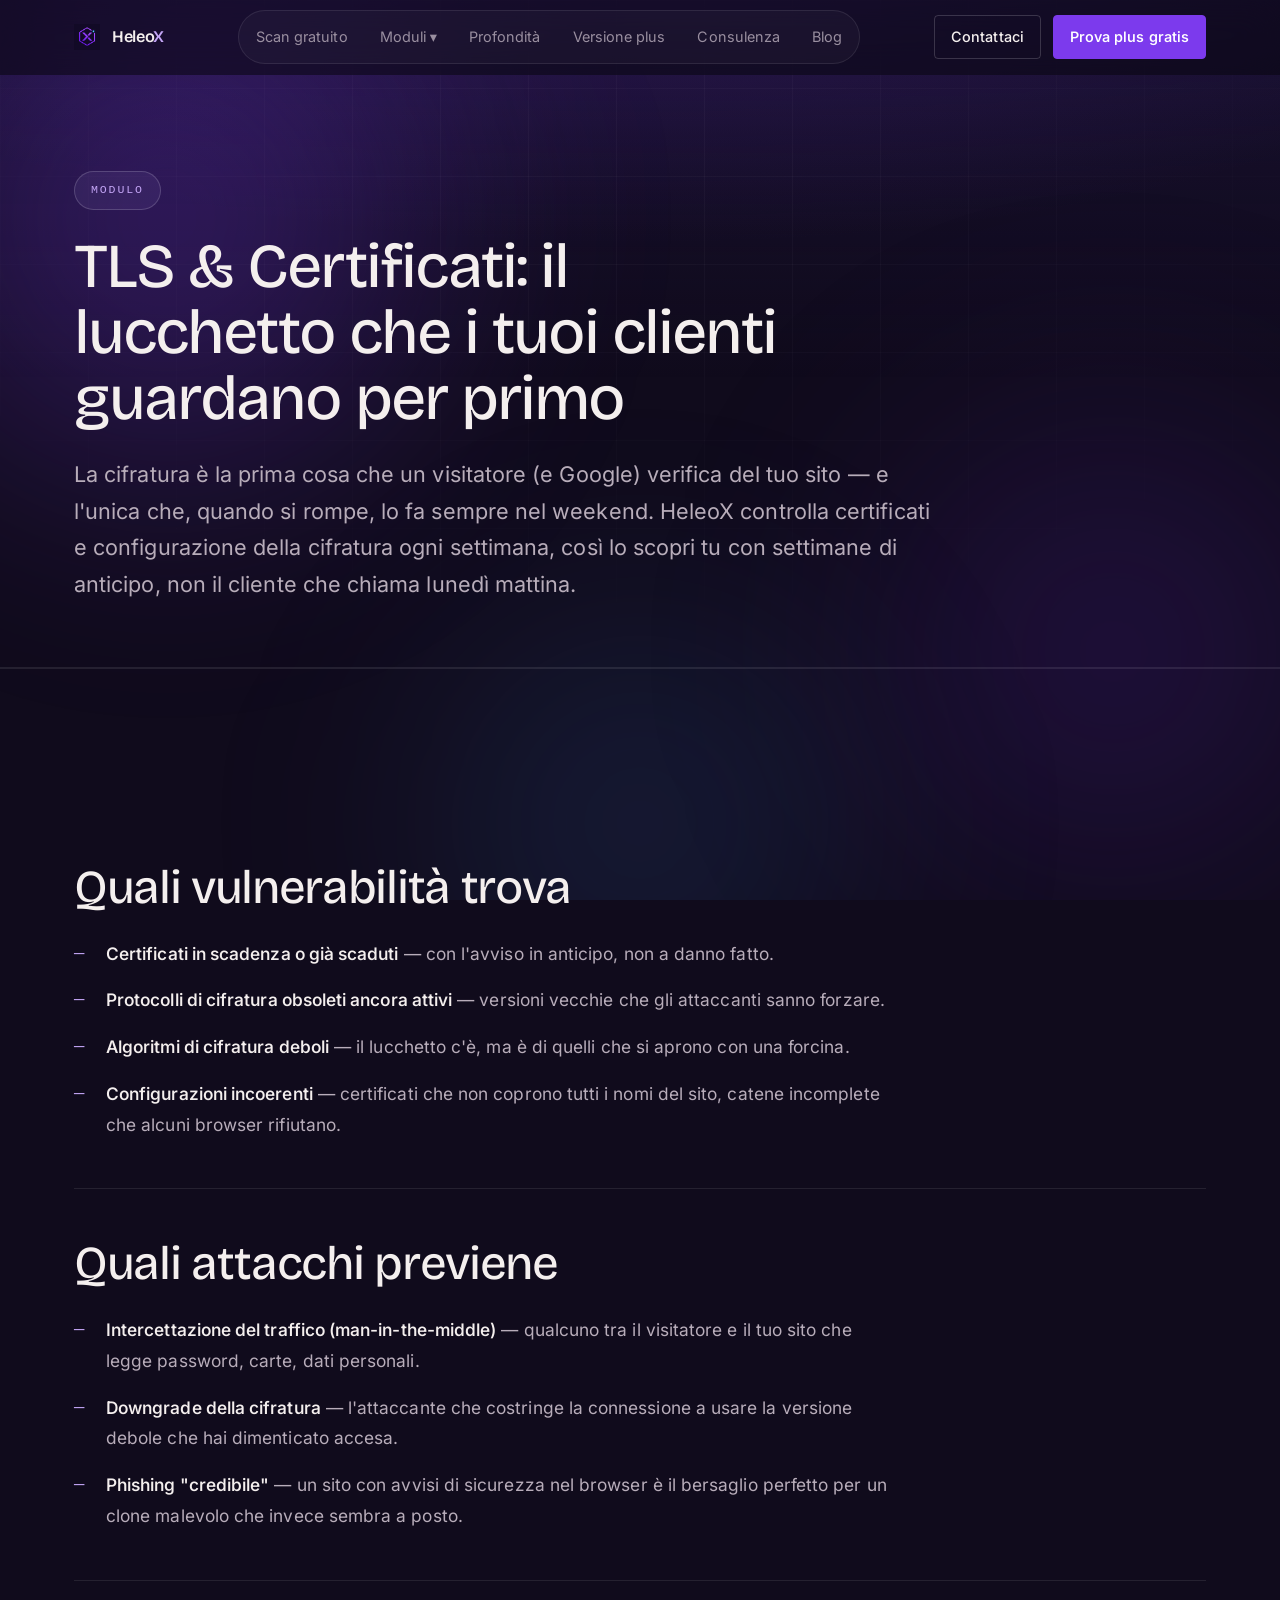
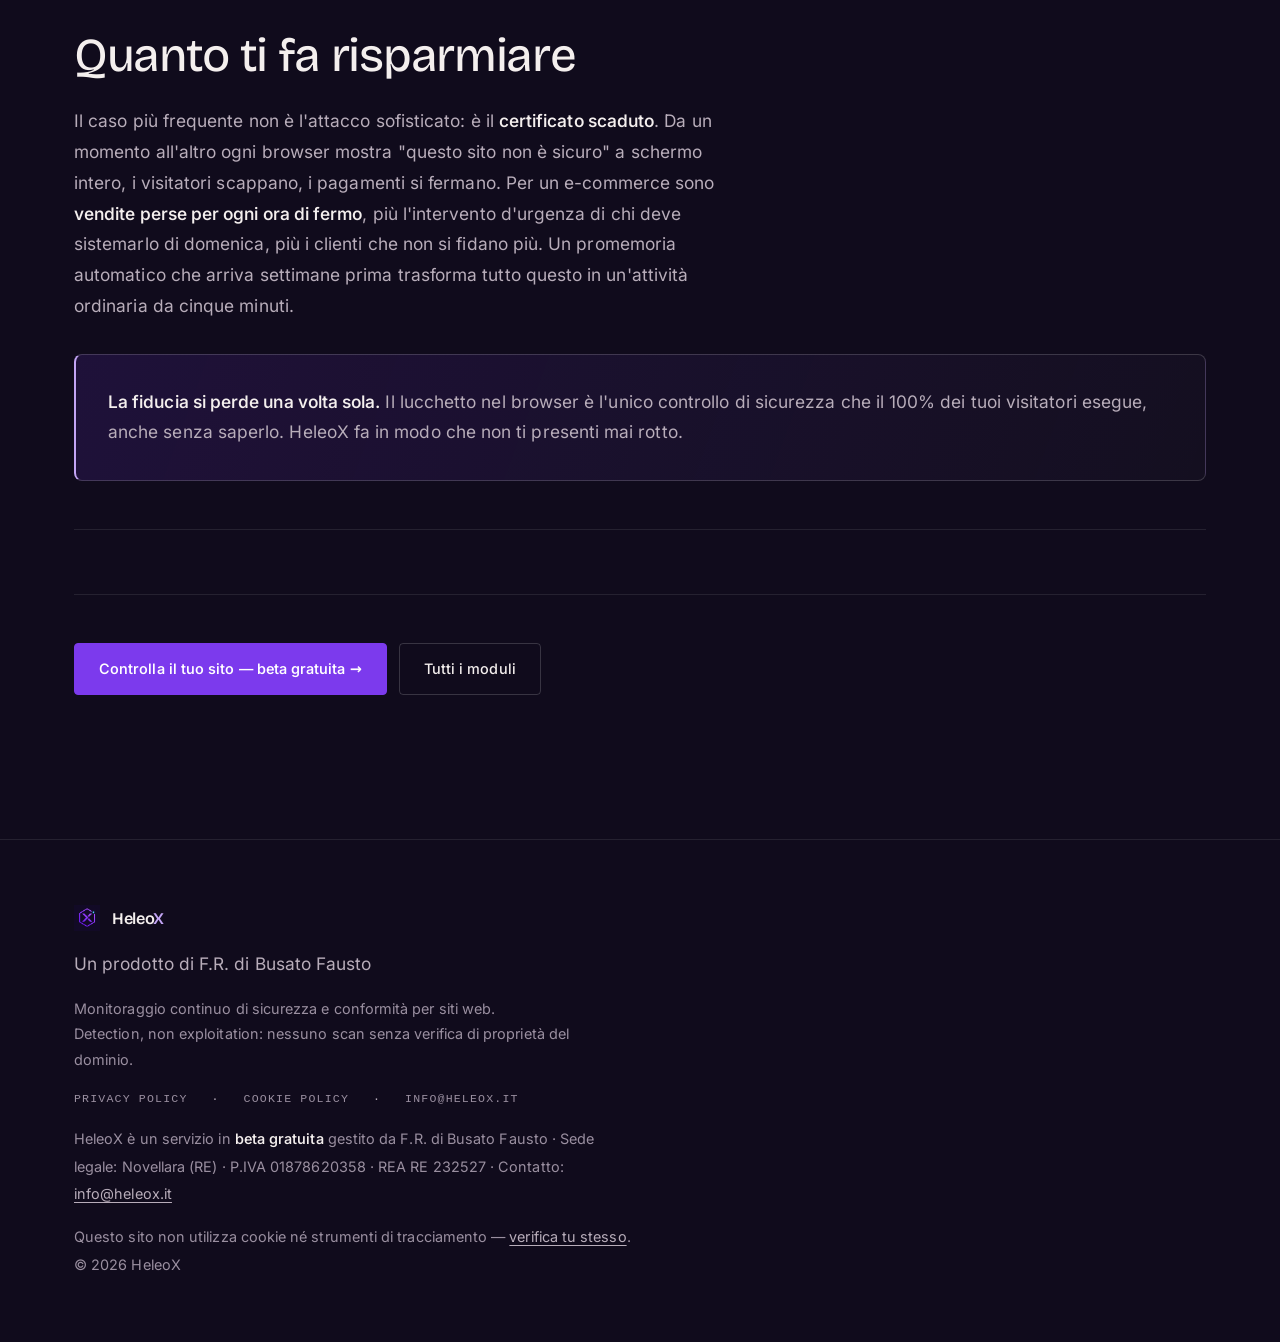
<file: modulo-tls.html>
<!DOCTYPE html>
<html lang="it">
<head>
  <meta charset="UTF-8" />
  <meta name="viewport" content="width=device-width, initial-scale=1.0" />
  <title>TLS &amp; Certificati — Moduli HeleoX</title>
  <meta name="description" content="Il modulo TLS di HeleoX controlla certificati e cifratura del tuo sito ogni settimana: scopri un certificato in scadenza settimane prima, non dal cliente che chiama lunedì mattina." />
  <link rel="canonical" href="https://www.heleox.it/modulo-tls.html" />
  <meta property="og:type" content="website" />
  <meta property="og:site_name" content="HeleoX" />
  <meta property="og:locale" content="it_IT" />
  <meta property="og:title" content="TLS & Certificati — Moduli HeleoX" />
  <meta property="og:description" content="Il modulo TLS di HeleoX controlla certificati e cifratura del tuo sito ogni settimana: scopri un certificato in scadenza settimane prima, non dal cliente che chiama lunedì mattina." />
  <meta property="og:url" content="https://www.heleox.it/modulo-tls.html" />
  <meta property="og:image" content="https://www.heleox.it/logo.png" />
  <meta name="twitter:card" content="summary" />
  <meta name="twitter:title" content="TLS & Certificati — Moduli HeleoX" />
  <meta name="twitter:description" content="Il modulo TLS di HeleoX controlla certificati e cifratura del tuo sito ogni settimana: scopri un certificato in scadenza settimane prima, non dal cliente che chiama lunedì mattina." />
  <meta name="twitter:image" content="https://www.heleox.it/logo.png" />
  <link rel="icon" type="image/png" href="logo.png" />
  <!-- I due caratteri sono self-hosted (fonts/), come in home page. -->
  <link rel="preload" href="fonts/bricolage-grotesque-wght.woff2" as="font" type="font/woff2" crossorigin />
  <link rel="preload" href="fonts/inter-wght.woff2" as="font" type="font/woff2" crossorigin />
  <link rel="stylesheet" href="base.css?v=2" />
  <link rel="stylesheet" href="pagina.css?v=1" />
  <!-- SEO: dati strutturati del modulo (Service + breadcrumb) -->
  <script type="application/ld+json">
  {
    "@context": "https://schema.org",
    "@graph": [
      {
        "@type": "Service",
        "name": "TLS & Certificati — HeleoX",
        "serviceType": "TLS & Certificati",
        "description": "Il modulo TLS di HeleoX controlla certificati e cifratura del tuo sito ogni settimana: scopri un certificato in scadenza settimane prima, non dal cliente che chiama lunedì mattina.",
        "url": "https://www.heleox.it/modulo-tls.html",
        "provider": {
          "@type": "Organization",
          "name": "HeleoX",
          "url": "https://www.heleox.it/"
        },
        "areaServed": "IT",
        "inLanguage": "it"
      },
      {
        "@type": "BreadcrumbList",
        "itemListElement": [
          { "@type": "ListItem", "position": 1, "name": "HeleoX", "item": "https://www.heleox.it/" },
          { "@type": "ListItem", "position": 2, "name": "TLS & Certificati", "item": "https://www.heleox.it/modulo-tls.html" }
        ]
      }
    ]
  }
  </script>
</head>
<body>

  <!-- Stessa atmosfera della home: e' cio' che tiene insieme il sito. -->
  <div class="atmo" aria-hidden="true">
    <span class="glow glow-a"></span>
    <span class="glow glow-b"></span>
    <span class="glow glow-c"></span>
  </div>

  <header class="nav">
    <div class="container nav-inner">
      <a href="index.html" class="brand">
        <img src="logo.png" alt="Logo HeleoX" class="brand-logo" width="26" height="26" />
        <span class="brand-name">Heleo<span class="accent">X</span></span>
      </a>
      <nav class="nav-links" id="primaryNav">
        <a href="index.html#scanner">Scan gratuito</a>
        <div class="nav-drop">
          <button class="nav-drop-toggle" type="button" aria-haspopup="true">Moduli &#9662;</button>
          <div class="nav-drop-menu">
            <a href="modulo-security-headers.html">Security headers</a>
            <a href="modulo-tls.html">TLS e certificati</a>
            <a href="modulo-sottodomini.html">Sottodomini dimenticati</a>
            <a href="modulo-secret-esposti.html">Chiavi e secret esposti</a>
            <a href="modulo-xss-sqli.html">XSS e SQL injection</a>
            <a href="modulo-conformita-gdpr.html">Cookie e consenso</a>
          </div>
        </div>
        <a href="index.html#profondita">Profondit&agrave;</a>
        <a href="index.html#demo">Versione plus</a>
        <a href="index.html#esperto">Consulenza</a>
        <a href="blog.html">Blog</a>
        <div class="nav-links-cta mobile-only">
          <a href="index.html#esperto" class="btn btn-block">Contattaci</a>
          <a href="https://app.heleox.it" target="_blank" rel="noopener" class="btn btn-primary btn-block">Prova la versione plus gratuitamente</a>
        </div>
      </nav>
      <div class="nav-cta">
        <a href="index.html#esperto" class="btn btn-sm">Contattaci</a>
        <a href="https://app.heleox.it" target="_blank" rel="noopener" class="btn btn-primary btn-sm">Prova plus gratis</a>
      </div>
      <button class="nav-toggle" type="button" aria-label="Apri il menu di navigazione" aria-expanded="false" aria-controls="primaryNav">
        <span class="nav-toggle-bar"></span><span class="nav-toggle-bar"></span><span class="nav-toggle-bar"></span>
      </button>
    </div>
  </header>

  <section class="page-hero">
      <div class="glow glow-1"></div>
    </div>
    <div class="container">
      <span class="page-badge">Modulo</span>
      <h1>TLS &amp; Certificati: <span>il lucchetto che i tuoi clienti guardano per primo</span></h1>
      <p class="lead">
        La cifratura è la prima cosa che un visitatore (e Google) verifica del tuo sito — e l'unica che, quando si rompe,
        lo fa sempre nel weekend. HeleoX controlla certificati e configurazione della cifratura ogni settimana,
        così lo scopri tu con settimane di anticipo, non il cliente che chiama lunedì mattina.
      </p>
    </div>
  </section>

  <section class="section">
    <div class="container">
      <div class="module-block">
        <h2>Quali vulnerabilità trova</h2>
        <ul>
          <li><strong>Certificati in scadenza o già scaduti</strong> — con l'avviso in anticipo, non a danno fatto.</li>
          <li><strong>Protocolli di cifratura obsoleti ancora attivi</strong> — versioni vecchie che gli attaccanti sanno forzare.</li>
          <li><strong>Algoritmi di cifratura deboli</strong> — il lucchetto c'è, ma è di quelli che si aprono con una forcina.</li>
          <li><strong>Configurazioni incoerenti</strong> — certificati che non coprono tutti i nomi del sito, catene incomplete che alcuni browser rifiutano.</li>
        </ul>
      </div>

      <div class="module-block">
        <h2>Quali attacchi previene</h2>
        <ul>
          <li><strong>Intercettazione del traffico (man-in-the-middle)</strong> — qualcuno tra il visitatore e il tuo sito che legge password, carte, dati personali.</li>
          <li><strong>Downgrade della cifratura</strong> — l'attaccante che costringe la connessione a usare la versione debole che hai dimenticato accesa.</li>
          <li><strong>Phishing "credibile"</strong> — un sito con avvisi di sicurezza nel browser è il bersaglio perfetto per un clone malevolo che invece sembra a posto.</li>
        </ul>
      </div>

      <div class="module-block">
        <h2>Quanto ti fa risparmiare</h2>
        <p>
          Il caso più frequente non è l'attacco sofisticato: è il <strong>certificato scaduto</strong>. Da un momento all'altro ogni
          browser mostra "questo sito non è sicuro" a schermo intero, i visitatori scappano, i pagamenti si fermano.
          Per un e-commerce sono <strong>vendite perse per ogni ora di fermo</strong>, più l'intervento d'urgenza di chi deve
          sistemarlo di domenica, più i clienti che non si fidano più. Un promemoria automatico che arriva settimane prima
          trasforma tutto questo in un'attività ordinaria da cinque minuti.
        </p>
        <div class="module-callout">
          <strong>La fiducia si perde una volta sola.</strong> Il lucchetto nel browser è l'unico controllo di sicurezza che il 100%
          dei tuoi visitatori esegue, anche senza saperlo. HeleoX fa in modo che non ti presenti mai rotto.
        </div>
      </div>

      <div class="module-cta">
        <a href="index.html#beta" class="btn btn-primary">Controlla il tuo sito — beta gratuita →</a>
        <a href="index.html#cosa" class="btn">Tutti i moduli</a>
      </div>
    </div>
  </section>

  <footer class="footer">
    <div class="container footer-inner">
      <div class="brand">
        <img src="logo.png" alt="" class="brand-logo" />
        <span class="brand-name">Heleo<span class="accent">X</span></span>
      </div>
      <a class="madeby" href="https://www.fr-busato.it" target="_blank" rel="noopener">
        <span class="madeby-label">Un prodotto di</span>
        <span class="madeby-name">F.R. di Busato Fausto</span>
      </a>
      <p>Monitoraggio continuo di sicurezza e conformità per siti web.<br />Detection, non exploitation: nessuno scan senza verifica di proprietà del dominio.</p>
      <nav class="footer-links" aria-label="Note legali">
        <a href="privacy.html">Privacy policy</a>
        <span aria-hidden="true">·</span>
        <a href="cookie.html">Cookie policy</a>
        <span aria-hidden="true">·</span>
        <a href="mailto:info@heleox.it">info@heleox.it</a>
      </nav>
      <p class="footer-legal">
        HeleoX è un servizio in <strong>beta gratuita</strong> gestito da F.R. di Busato Fausto ·
        Sede legale: Novellara (RE) · P.IVA 01878620358 · REA RE 232527 ·
        Contatto: <a href="mailto:info@heleox.it">info@heleox.it</a>
      </p>
      <p class="footer-fine">
        Questo sito non utilizza cookie né strumenti di tracciamento — <a href="cookie.html">verifica tu stesso</a>.<br />
        © 2026 HeleoX
      </p>
    </div>
  </footer>

  <script src="script.js?v=7"></script>
</body>
</html>
</file>
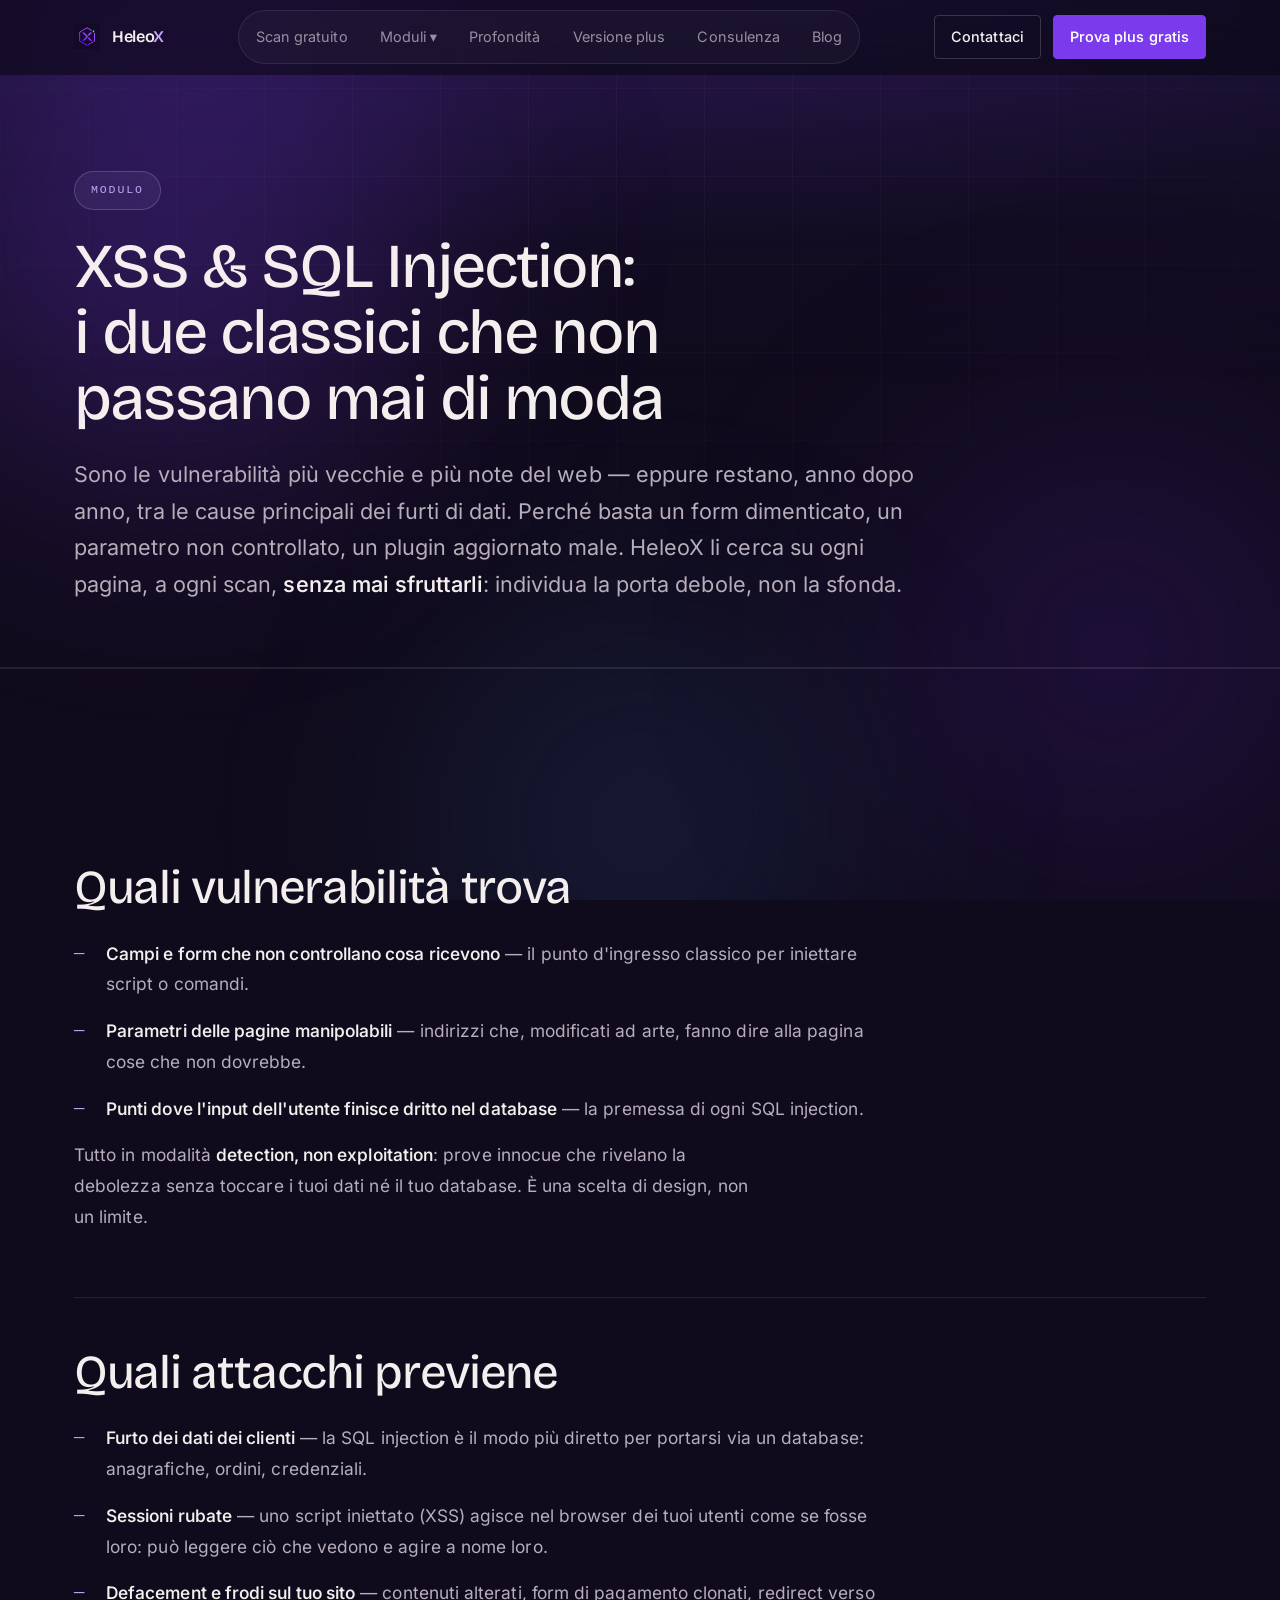
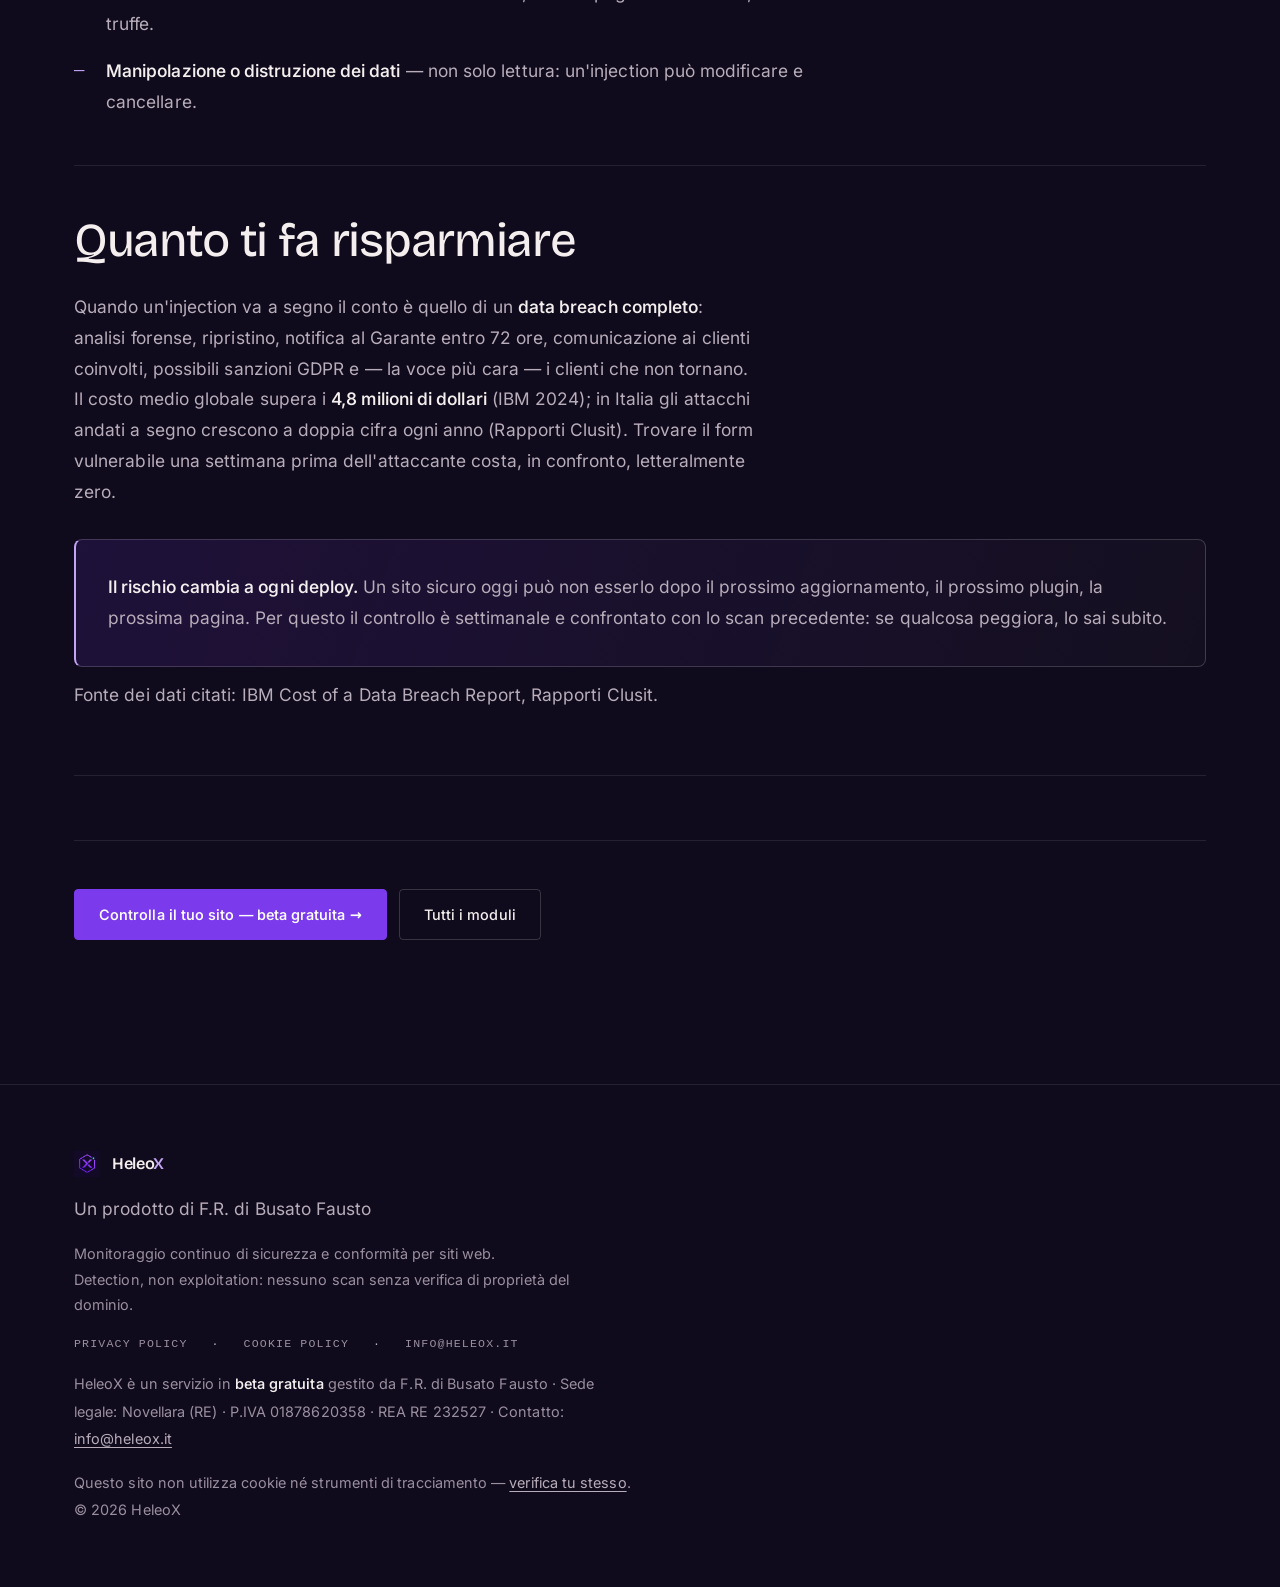
<file: modulo-xss-sqli.html>
<!DOCTYPE html>
<html lang="it">
<head>
  <meta charset="UTF-8" />
  <meta name="viewport" content="width=device-width, initial-scale=1.0" />
  <title>XSS &amp; SQL Injection — Moduli HeleoX</title>
  <meta name="description" content="Il modulo XSS & SQL Injection di HeleoX individua form e parametri vulnerabili del tuo sito senza mai sfruttarli: previene furto di dati, sessioni rubate e manipolazione del database." />
  <link rel="canonical" href="https://www.heleox.it/modulo-xss-sqli.html" />
  <meta property="og:type" content="website" />
  <meta property="og:site_name" content="HeleoX" />
  <meta property="og:locale" content="it_IT" />
  <meta property="og:title" content="XSS & SQL Injection — Moduli HeleoX" />
  <meta property="og:description" content="Il modulo XSS &amp; SQL Injection di HeleoX individua form e parametri vulnerabili del tuo sito senza mai sfruttarli: previene furto di dati, sessioni rubate e manipolazione del database." />
  <meta property="og:url" content="https://www.heleox.it/modulo-xss-sqli.html" />
  <meta property="og:image" content="https://www.heleox.it/logo.png" />
  <meta name="twitter:card" content="summary" />
  <meta name="twitter:title" content="XSS & SQL Injection — Moduli HeleoX" />
  <meta name="twitter:description" content="Il modulo XSS &amp; SQL Injection di HeleoX individua form e parametri vulnerabili del tuo sito senza mai sfruttarli: previene furto di dati, sessioni rubate e manipolazione del database." />
  <meta name="twitter:image" content="https://www.heleox.it/logo.png" />
  <link rel="icon" type="image/png" href="logo.png" />
  <!-- I due caratteri sono self-hosted (fonts/), come in home page. -->
  <link rel="preload" href="fonts/bricolage-grotesque-wght.woff2" as="font" type="font/woff2" crossorigin />
  <link rel="preload" href="fonts/inter-wght.woff2" as="font" type="font/woff2" crossorigin />
  <link rel="stylesheet" href="base.css?v=2" />
  <link rel="stylesheet" href="pagina.css?v=1" />
  <!-- SEO: dati strutturati del modulo (Service + breadcrumb) -->
  <script type="application/ld+json">
  {
    "@context": "https://schema.org",
    "@graph": [
      {
        "@type": "Service",
        "name": "XSS & SQL Injection — HeleoX",
        "serviceType": "XSS & SQL Injection",
        "description": "Il modulo XSS & SQL Injection di HeleoX individua form e parametri vulnerabili del tuo sito senza mai sfruttarli: previene furto di dati, sessioni rubate e manipolazione del database.",
        "url": "https://www.heleox.it/modulo-xss-sqli.html",
        "provider": {
          "@type": "Organization",
          "name": "HeleoX",
          "url": "https://www.heleox.it/"
        },
        "areaServed": "IT",
        "inLanguage": "it"
      },
      {
        "@type": "BreadcrumbList",
        "itemListElement": [
          { "@type": "ListItem", "position": 1, "name": "HeleoX", "item": "https://www.heleox.it/" },
          { "@type": "ListItem", "position": 2, "name": "XSS & SQL Injection", "item": "https://www.heleox.it/modulo-xss-sqli.html" }
        ]
      }
    ]
  }
  </script>
</head>
<body>

  <!-- Stessa atmosfera della home: e' cio' che tiene insieme il sito. -->
  <div class="atmo" aria-hidden="true">
    <span class="glow glow-a"></span>
    <span class="glow glow-b"></span>
    <span class="glow glow-c"></span>
  </div>

  <header class="nav">
    <div class="container nav-inner">
      <a href="index.html" class="brand">
        <img src="logo.png" alt="Logo HeleoX" class="brand-logo" width="26" height="26" />
        <span class="brand-name">Heleo<span class="accent">X</span></span>
      </a>
      <nav class="nav-links" id="primaryNav">
        <a href="index.html#scanner">Scan gratuito</a>
        <div class="nav-drop">
          <button class="nav-drop-toggle" type="button" aria-haspopup="true">Moduli &#9662;</button>
          <div class="nav-drop-menu">
            <a href="modulo-security-headers.html">Security headers</a>
            <a href="modulo-tls.html">TLS e certificati</a>
            <a href="modulo-sottodomini.html">Sottodomini dimenticati</a>
            <a href="modulo-secret-esposti.html">Chiavi e secret esposti</a>
            <a href="modulo-xss-sqli.html">XSS e SQL injection</a>
            <a href="modulo-conformita-gdpr.html">Cookie e consenso</a>
          </div>
        </div>
        <a href="index.html#profondita">Profondit&agrave;</a>
        <a href="index.html#demo">Versione plus</a>
        <a href="index.html#esperto">Consulenza</a>
        <a href="blog.html">Blog</a>
        <div class="nav-links-cta mobile-only">
          <a href="index.html#esperto" class="btn btn-block">Contattaci</a>
          <a href="https://app.heleox.it" target="_blank" rel="noopener" class="btn btn-primary btn-block">Prova la versione plus gratuitamente</a>
        </div>
      </nav>
      <div class="nav-cta">
        <a href="index.html#esperto" class="btn btn-sm">Contattaci</a>
        <a href="https://app.heleox.it" target="_blank" rel="noopener" class="btn btn-primary btn-sm">Prova plus gratis</a>
      </div>
      <button class="nav-toggle" type="button" aria-label="Apri il menu di navigazione" aria-expanded="false" aria-controls="primaryNav">
        <span class="nav-toggle-bar"></span><span class="nav-toggle-bar"></span><span class="nav-toggle-bar"></span>
      </button>
    </div>
  </header>

  <section class="page-hero">
      <div class="glow glow-1"></div>
    </div>
    <div class="container">
      <span class="page-badge">Modulo</span>
      <h1>XSS &amp; SQL Injection: <span>i due classici che non passano mai di moda</span></h1>
      <p class="lead">
        Sono le vulnerabilità più vecchie e più note del web — eppure restano, anno dopo anno, tra le cause principali
        dei furti di dati. Perché basta un form dimenticato, un parametro non controllato, un plugin aggiornato male.
        HeleoX li cerca su ogni pagina, a ogni scan, <strong>senza mai sfruttarli</strong>: individua la porta debole, non la sfonda.
      </p>
    </div>
  </section>

  <section class="section">
    <div class="container">
      <div class="module-block">
        <h2>Quali vulnerabilità trova</h2>
        <ul>
          <li><strong>Campi e form che non controllano cosa ricevono</strong> — il punto d'ingresso classico per iniettare script o comandi.</li>
          <li><strong>Parametri delle pagine manipolabili</strong> — indirizzi che, modificati ad arte, fanno dire alla pagina cose che non dovrebbe.</li>
          <li><strong>Punti dove l'input dell'utente finisce dritto nel database</strong> — la premessa di ogni SQL injection.</li>
        </ul>
        <p style="margin-top: 1rem;">Tutto in modalità <strong>detection, non exploitation</strong>: prove innocue che rivelano la debolezza senza toccare i tuoi dati né il tuo database. È una scelta di design, non un limite.</p>
      </div>

      <div class="module-block">
        <h2>Quali attacchi previene</h2>
        <ul>
          <li><strong>Furto dei dati dei clienti</strong> — la SQL injection è il modo più diretto per portarsi via un database: anagrafiche, ordini, credenziali.</li>
          <li><strong>Sessioni rubate</strong> — uno script iniettato (XSS) agisce nel browser dei tuoi utenti come se fosse loro: può leggere ciò che vedono e agire a nome loro.</li>
          <li><strong>Defacement e frodi sul tuo sito</strong> — contenuti alterati, form di pagamento clonati, redirect verso truffe.</li>
          <li><strong>Manipolazione o distruzione dei dati</strong> — non solo lettura: un'injection può modificare e cancellare.</li>
        </ul>
      </div>

      <div class="module-block">
        <h2>Quanto ti fa risparmiare</h2>
        <p>
          Quando un'injection va a segno il conto è quello di un <strong>data breach completo</strong>: analisi forense, ripristino,
          notifica al Garante entro 72 ore, comunicazione ai clienti coinvolti, possibili sanzioni GDPR e — la voce più cara —
          i clienti che non tornano. Il costo medio globale supera i <strong>4,8 milioni di dollari</strong> (IBM 2024); in Italia gli
          attacchi andati a segno crescono a doppia cifra ogni anno (Rapporti Clusit). Trovare il form vulnerabile una settimana
          prima dell'attaccante costa, in confronto, letteralmente zero.
        </p>
        <div class="module-callout">
          <strong>Il rischio cambia a ogni deploy.</strong> Un sito sicuro oggi può non esserlo dopo il prossimo aggiornamento, il
          prossimo plugin, la prossima pagina. Per questo il controllo è settimanale e confrontato con lo scan precedente:
          se qualcosa peggiora, lo sai subito.
        </div>
        <p class="module-source" style="margin-top: 0.8rem;">Fonte dei dati citati: IBM Cost of a Data Breach Report, Rapporti Clusit.</p>
      </div>

      <div class="module-cta">
        <a href="index.html#beta" class="btn btn-primary">Controlla il tuo sito — beta gratuita →</a>
        <a href="index.html#cosa" class="btn">Tutti i moduli</a>
      </div>
    </div>
  </section>

  <footer class="footer">
    <div class="container footer-inner">
      <div class="brand">
        <img src="logo.png" alt="" class="brand-logo" />
        <span class="brand-name">Heleo<span class="accent">X</span></span>
      </div>
      <a class="madeby" href="https://www.fr-busato.it" target="_blank" rel="noopener">
        <span class="madeby-label">Un prodotto di</span>
        <span class="madeby-name">F.R. di Busato Fausto</span>
      </a>
      <p>Monitoraggio continuo di sicurezza e conformità per siti web.<br />Detection, non exploitation: nessuno scan senza verifica di proprietà del dominio.</p>
      <nav class="footer-links" aria-label="Note legali">
        <a href="privacy.html">Privacy policy</a>
        <span aria-hidden="true">·</span>
        <a href="cookie.html">Cookie policy</a>
        <span aria-hidden="true">·</span>
        <a href="mailto:info@heleox.it">info@heleox.it</a>
      </nav>
      <p class="footer-legal">
        HeleoX è un servizio in <strong>beta gratuita</strong> gestito da F.R. di Busato Fausto ·
        Sede legale: Novellara (RE) · P.IVA 01878620358 · REA RE 232527 ·
        Contatto: <a href="mailto:info@heleox.it">info@heleox.it</a>
      </p>
      <p class="footer-fine">
        Questo sito non utilizza cookie né strumenti di tracciamento — <a href="cookie.html">verifica tu stesso</a>.<br />
        © 2026 HeleoX
      </p>
    </div>
  </footer>

  <script src="script.js?v=7"></script>
</body>
</html>
</file>
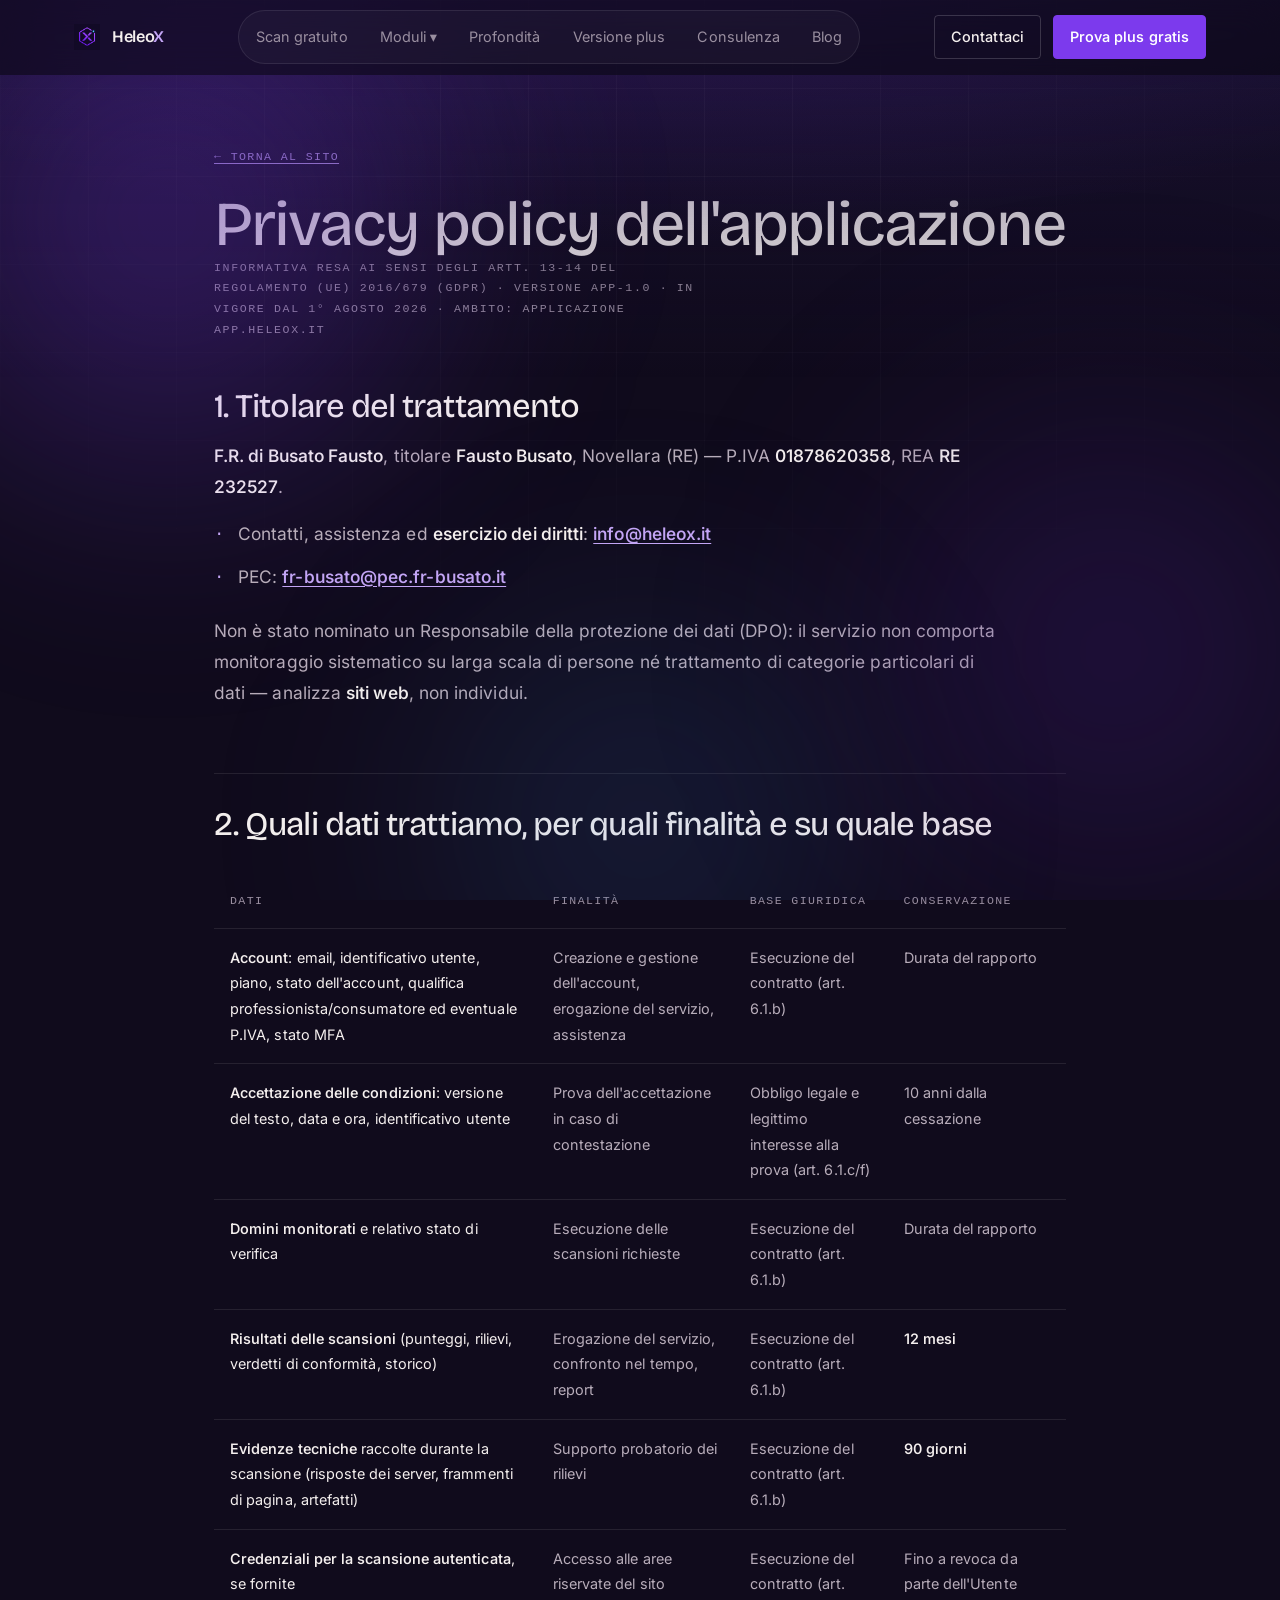
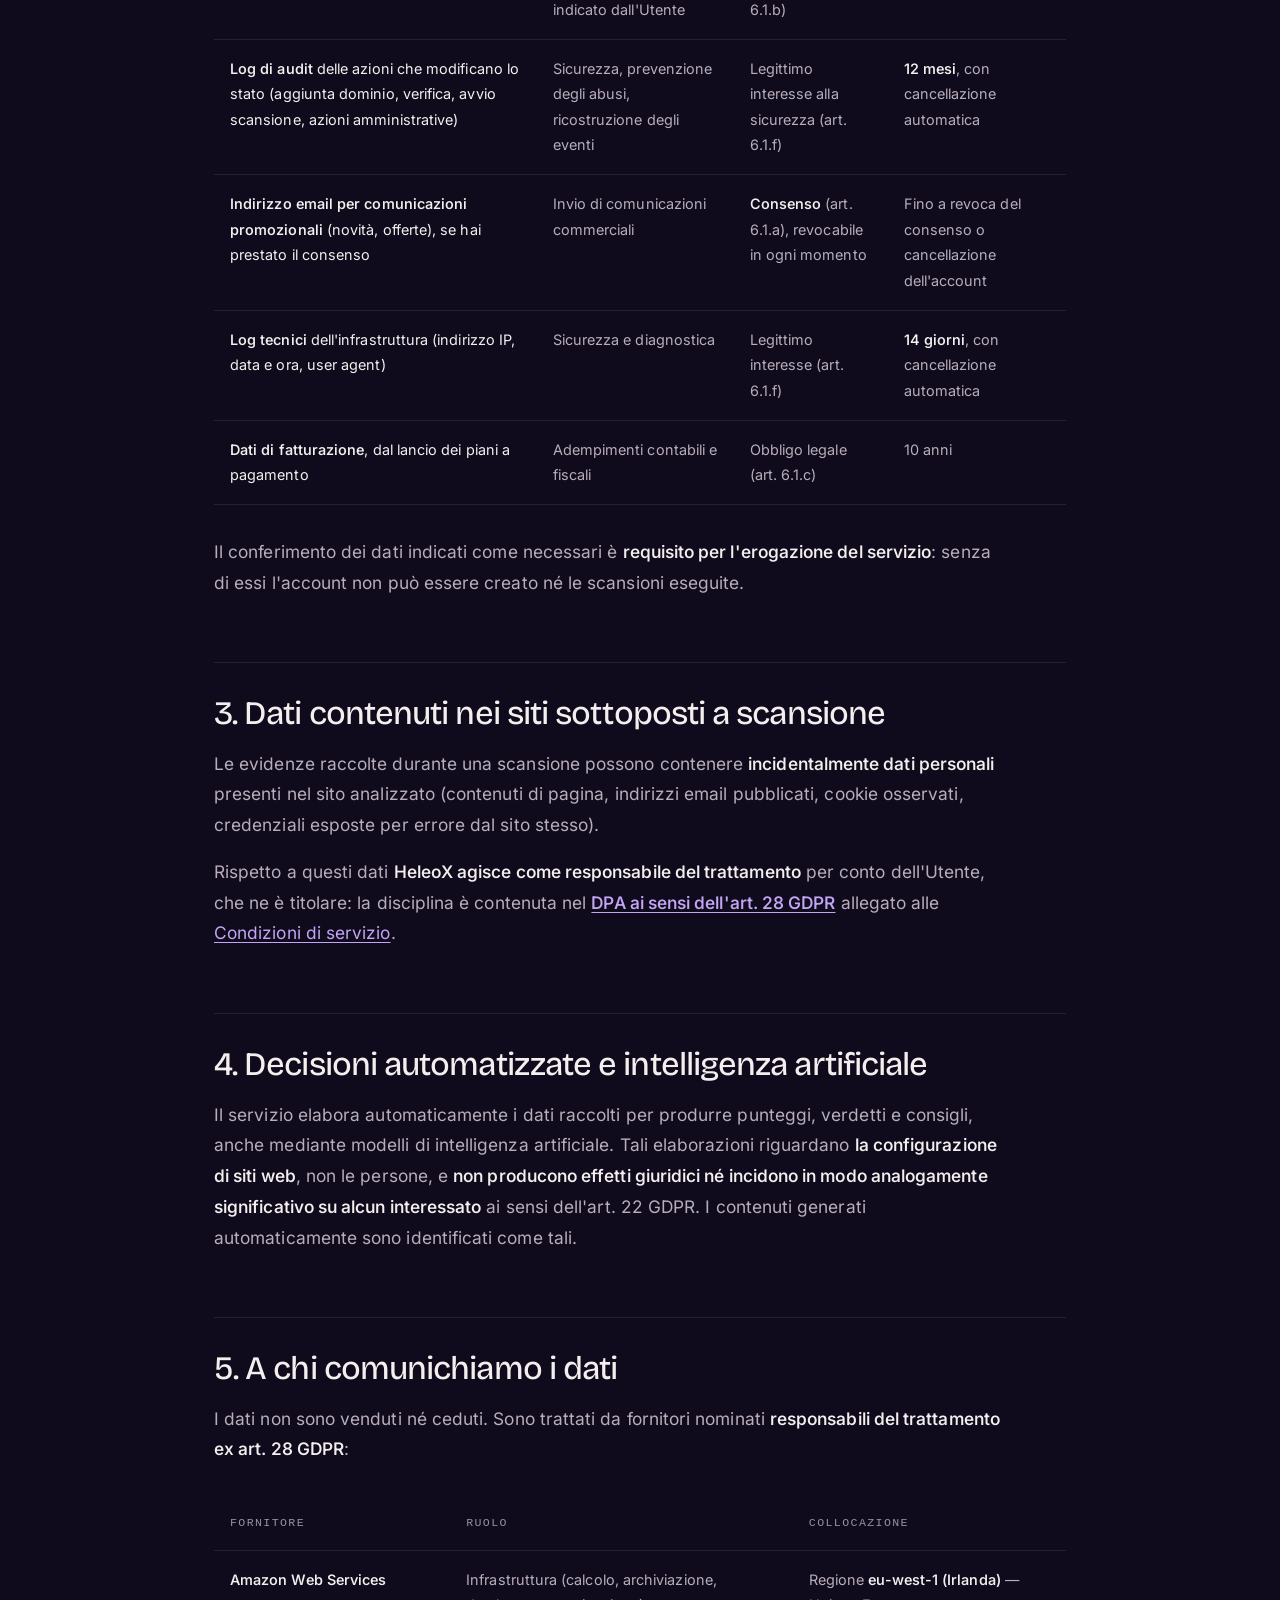
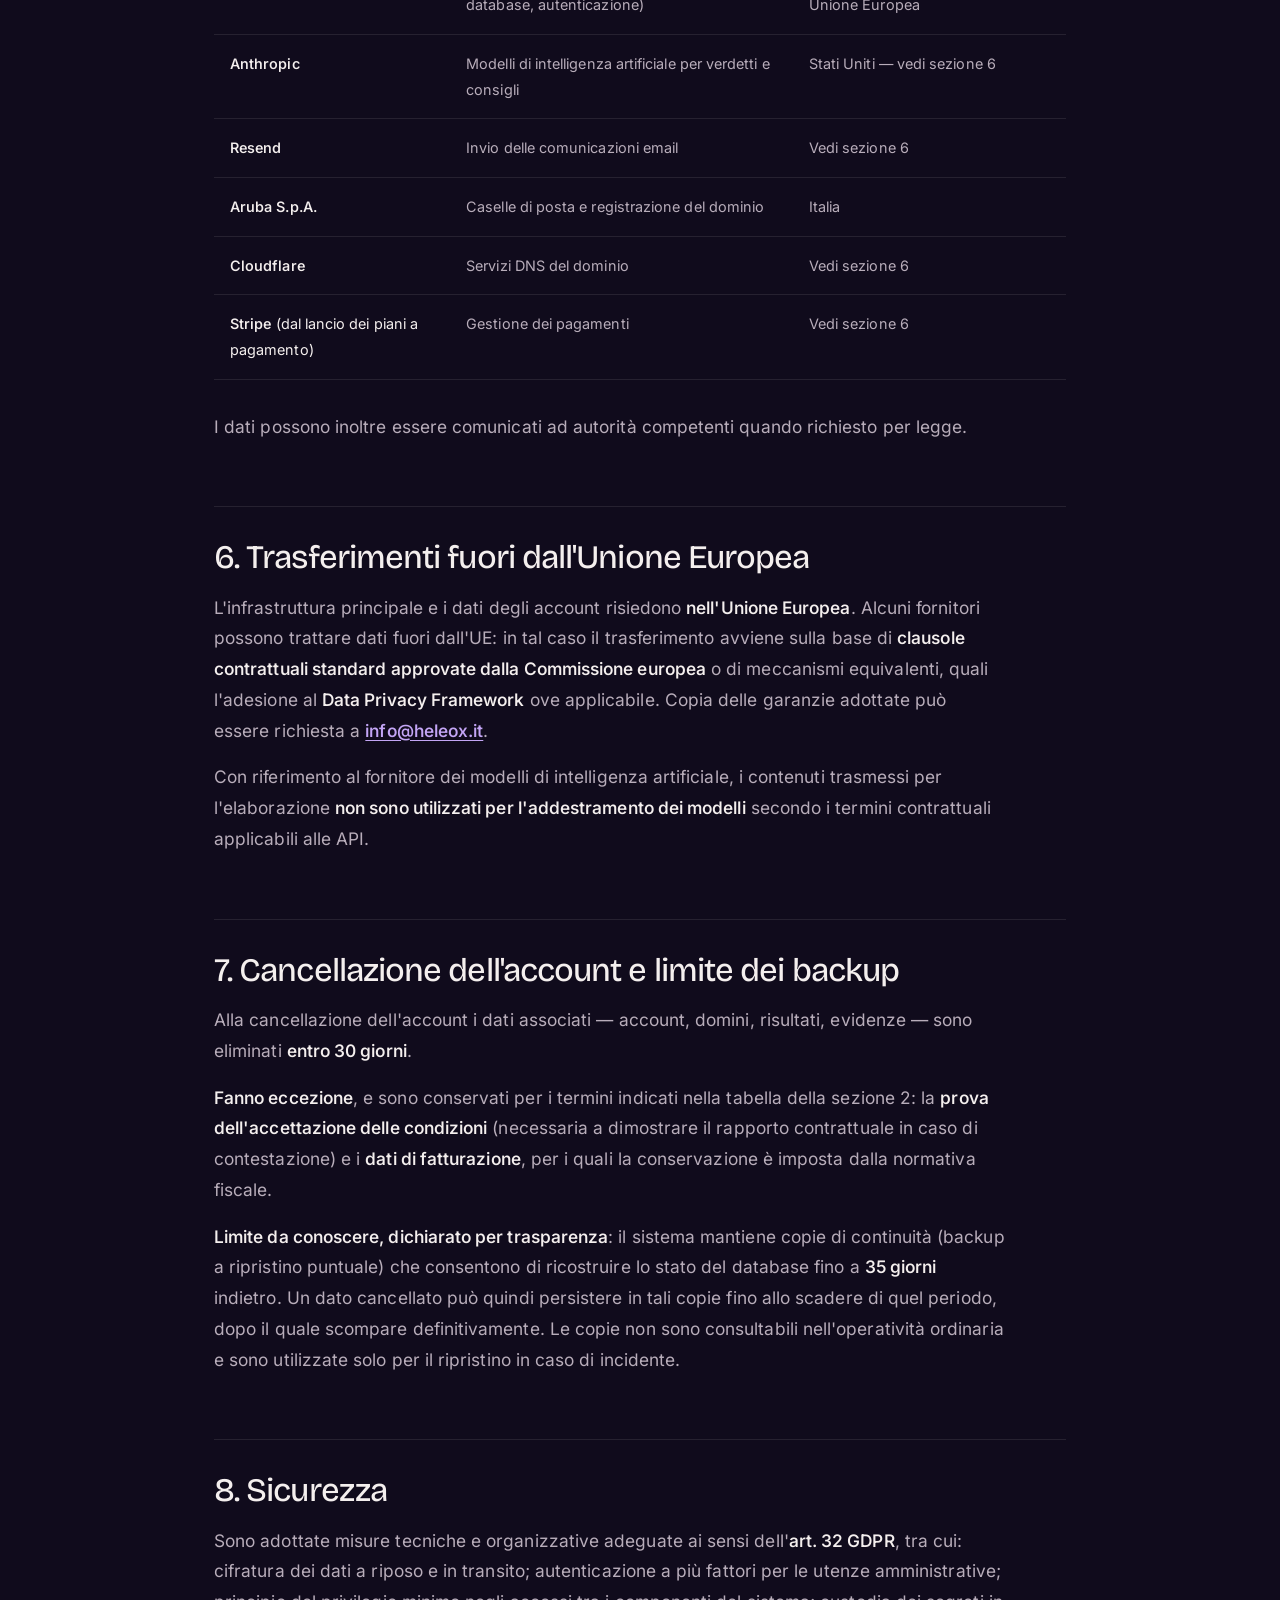
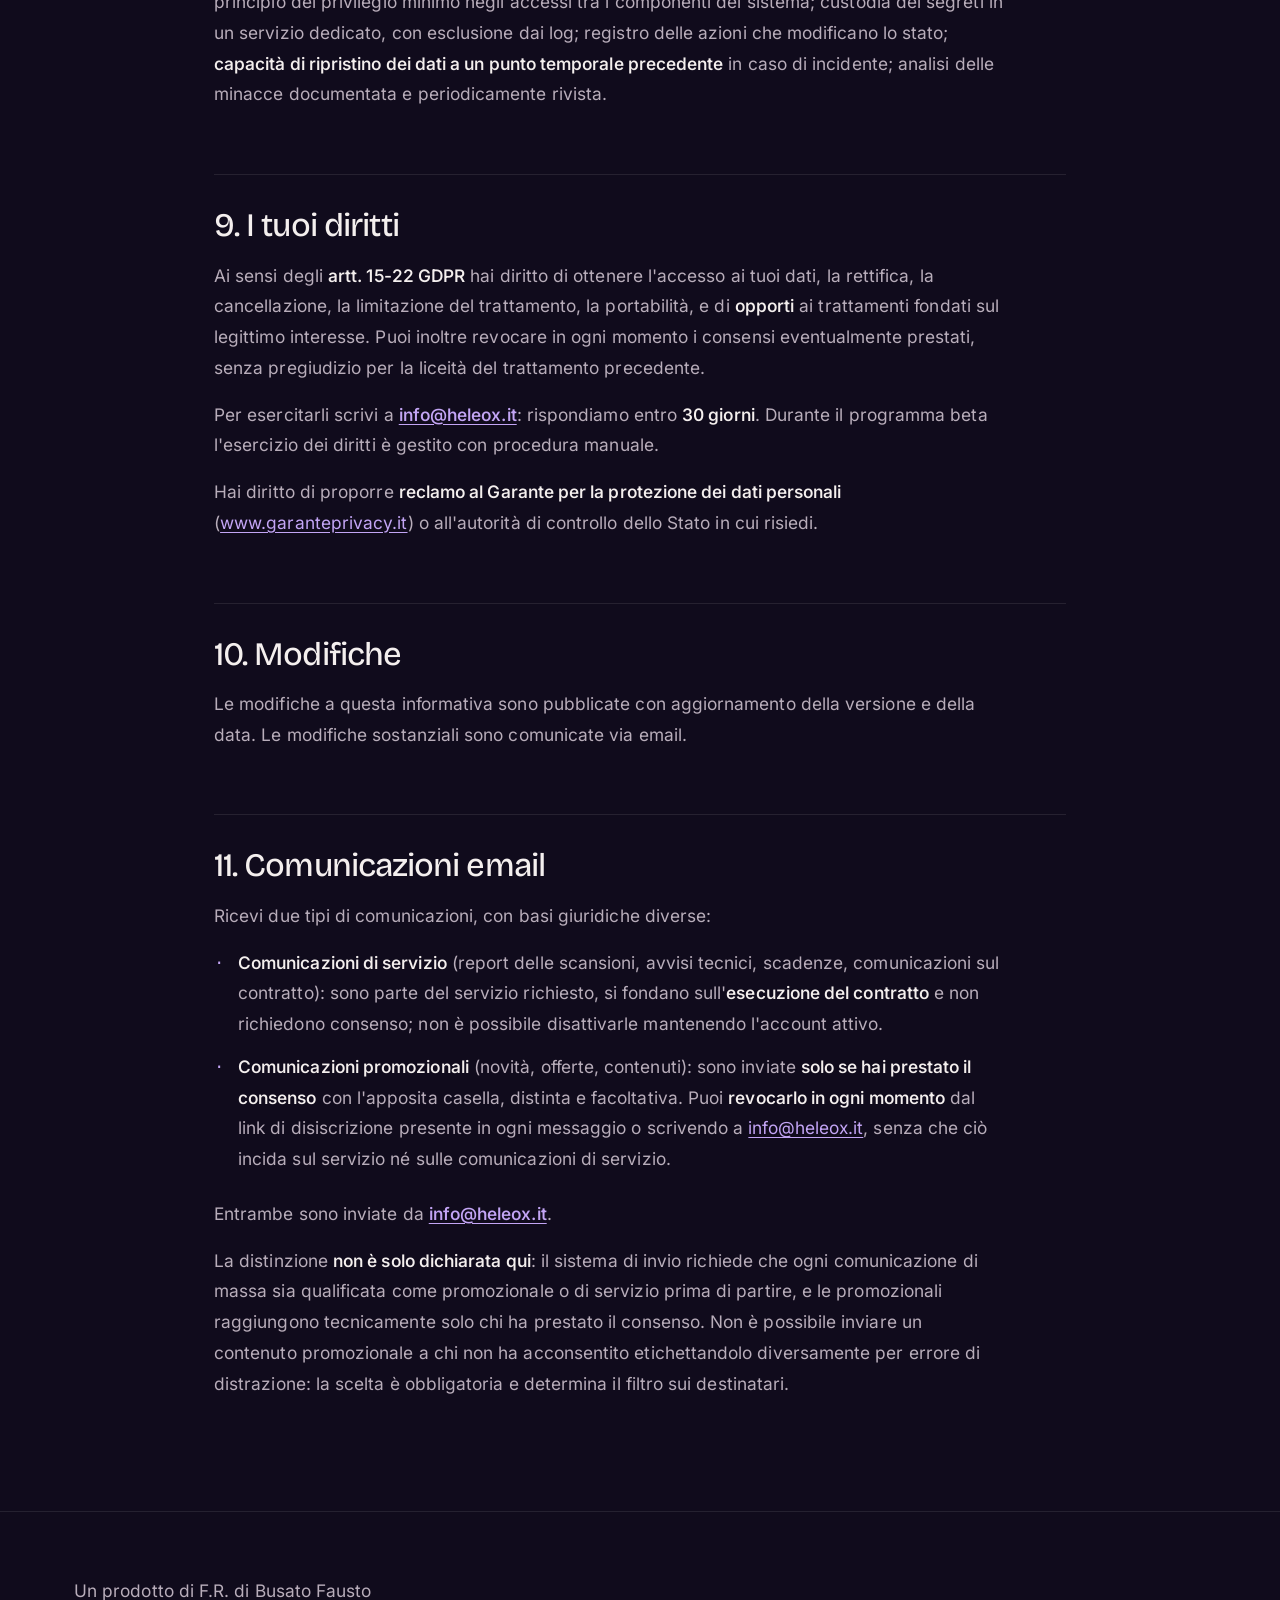
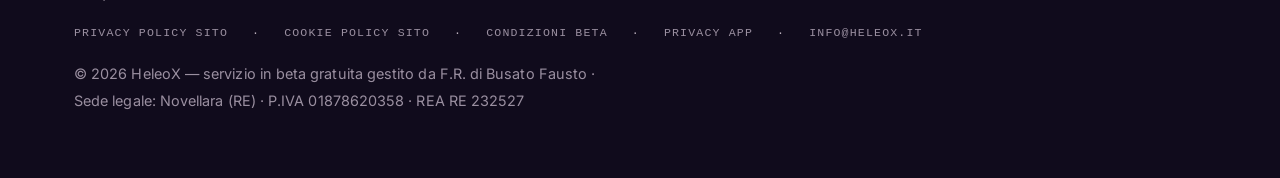
<file: privacy-app.html>
<!DOCTYPE html>
<html lang="it">
<head>
  <meta charset="UTF-8" />
  <meta name="viewport" content="width=device-width, initial-scale=1.0" />
  <title>Privacy policy dell'applicazione — HeleoX</title>
  <meta name="description" content="Informativa privacy dell'applicazione HeleoX ai sensi degli artt. 13-14 GDPR." />
  <meta name="robots" content="noindex" />
  <link rel="canonical" href="https://www.heleox.it/privacy-app.html" />
  <link rel="icon" type="image/png" href="logo.png" />
  <!-- I due caratteri sono self-hosted (fonts/), come in home page. -->
  <link rel="preload" href="fonts/bricolage-grotesque-wght.woff2" as="font" type="font/woff2" crossorigin />
  <link rel="preload" href="fonts/inter-wght.woff2" as="font" type="font/woff2" crossorigin />
  <link rel="stylesheet" href="base.css?v=2" />
  <link rel="stylesheet" href="pagina.css?v=1" />
</head>
<body>

  <!-- Stessa atmosfera della home: e' cio' che tiene insieme il sito. -->
  <div class="atmo" aria-hidden="true">
    <span class="glow glow-a"></span>
    <span class="glow glow-b"></span>
    <span class="glow glow-c"></span>
  </div>

  <header class="nav">
    <div class="container nav-inner">
      <a href="index.html" class="brand">
        <img src="logo.png" alt="Logo HeleoX" class="brand-logo" width="26" height="26" />
        <span class="brand-name">Heleo<span class="accent">X</span></span>
      </a>
      <nav class="nav-links" id="primaryNav">
        <a href="index.html#scanner">Scan gratuito</a>
        <div class="nav-drop">
          <button class="nav-drop-toggle" type="button" aria-haspopup="true">Moduli &#9662;</button>
          <div class="nav-drop-menu">
            <a href="modulo-security-headers.html">Security headers</a>
            <a href="modulo-tls.html">TLS e certificati</a>
            <a href="modulo-sottodomini.html">Sottodomini dimenticati</a>
            <a href="modulo-secret-esposti.html">Chiavi e secret esposti</a>
            <a href="modulo-xss-sqli.html">XSS e SQL injection</a>
            <a href="modulo-conformita-gdpr.html">Cookie e consenso</a>
          </div>
        </div>
        <a href="index.html#profondita">Profondit&agrave;</a>
        <a href="index.html#demo">Versione plus</a>
        <a href="index.html#esperto">Consulenza</a>
        <a href="blog.html">Blog</a>
        <div class="nav-links-cta mobile-only">
          <a href="index.html#esperto" class="btn btn-block">Contattaci</a>
          <a href="https://app.heleox.it" target="_blank" rel="noopener" class="btn btn-primary btn-block">Prova la versione plus gratuitamente</a>
        </div>
      </nav>
      <div class="nav-cta">
        <a href="index.html#esperto" class="btn btn-sm">Contattaci</a>
        <a href="https://app.heleox.it" target="_blank" rel="noopener" class="btn btn-primary btn-sm">Prova plus gratis</a>
      </div>
      <button class="nav-toggle" type="button" aria-label="Apri il menu di navigazione" aria-expanded="false" aria-controls="primaryNav">
        <span class="nav-toggle-bar"></span><span class="nav-toggle-bar"></span><span class="nav-toggle-bar"></span>
      </button>
    </div>
  </header>

  <main class="legal-page">
    <a href="index.html" class="legal-back">← Torna al sito</a>
    <h1>Privacy policy dell'applicazione</h1>
    <p class="legal-updated">Informativa resa ai sensi degli artt. 13-14 del Regolamento (UE) 2016/679 (GDPR) ·
    Versione app-1.0 · In vigore dal 1° agosto 2026 · Ambito: applicazione app.heleox.it</p>

    <h2>1. Titolare del trattamento</h2>
    <p><strong>F.R. di Busato Fausto</strong>, titolare <strong>Fausto Busato</strong>, Novellara (RE) — P.IVA <strong>01878620358</strong>, REA <strong>RE 232527</strong>.</p>
    <ul>
      <li>Contatti, assistenza ed <strong>esercizio dei diritti</strong>:
      <strong><a href="mailto:info@heleox.it">info@heleox.it</a></strong></li>
      <li>PEC: <strong><a href="mailto:fr-busato@pec.fr-busato.it">fr-busato@pec.fr-busato.it</a></strong></li>
    </ul>
    <p>Non è stato nominato un Responsabile della protezione dei dati (DPO): il servizio non comporta
    monitoraggio sistematico su larga scala di persone né trattamento di categorie particolari di dati
    — analizza <strong>siti web</strong>, non individui.</p>

    <h2>2. Quali dati trattiamo, per quali finalità e su quale base</h2>
    <div class="legal-table-wrap">
      <table>
        <thead>
          <tr>
            <th>Dati</th>
            <th>Finalità</th>
            <th>Base giuridica</th>
            <th>Conservazione</th>
          </tr>
        </thead>
        <tbody>
          <tr>
            <td><strong>Account</strong>: email, identificativo utente, piano, stato dell'account, qualifica professionista/consumatore ed eventuale P.IVA, stato MFA</td>
            <td>Creazione e gestione dell'account, erogazione del servizio, assistenza</td>
            <td>Esecuzione del contratto (art. 6.1.b)</td>
            <td>Durata del rapporto</td>
          </tr>
          <tr>
            <td><strong>Accettazione delle condizioni</strong>: versione del testo, data e ora, identificativo utente</td>
            <td>Prova dell'accettazione in caso di contestazione</td>
            <td>Obbligo legale e legittimo interesse alla prova (art. 6.1.c/f)</td>
            <td>10 anni dalla cessazione</td>
          </tr>
          <tr>
            <td><strong>Domini monitorati</strong> e relativo stato di verifica</td>
            <td>Esecuzione delle scansioni richieste</td>
            <td>Esecuzione del contratto (art. 6.1.b)</td>
            <td>Durata del rapporto</td>
          </tr>
          <tr>
            <td><strong>Risultati delle scansioni</strong> (punteggi, rilievi, verdetti di conformità, storico)</td>
            <td>Erogazione del servizio, confronto nel tempo, report</td>
            <td>Esecuzione del contratto (art. 6.1.b)</td>
            <td><strong>12 mesi</strong></td>
          </tr>
          <tr>
            <td><strong>Evidenze tecniche</strong> raccolte durante la scansione (risposte dei server, frammenti di pagina, artefatti)</td>
            <td>Supporto probatorio dei rilievi</td>
            <td>Esecuzione del contratto (art. 6.1.b)</td>
            <td><strong>90 giorni</strong></td>
          </tr>
          <tr>
            <td><strong>Credenziali per la scansione autenticata</strong>, se fornite</td>
            <td>Accesso alle aree riservate del sito indicato dall'Utente</td>
            <td>Esecuzione del contratto (art. 6.1.b)</td>
            <td>Fino a revoca da parte dell'Utente</td>
          </tr>
          <tr>
            <td><strong>Log di audit</strong> delle azioni che modificano lo stato (aggiunta dominio, verifica, avvio scansione, azioni amministrative)</td>
            <td>Sicurezza, prevenzione degli abusi, ricostruzione degli eventi</td>
            <td>Legittimo interesse alla sicurezza (art. 6.1.f)</td>
            <td><strong>12 mesi</strong>, con cancellazione automatica</td>
          </tr>
          <tr>
            <td><strong>Indirizzo email per comunicazioni promozionali</strong> (novità, offerte), se hai prestato il consenso</td>
            <td>Invio di comunicazioni commerciali</td>
            <td><strong>Consenso</strong> (art. 6.1.a), revocabile in ogni momento</td>
            <td>Fino a revoca del consenso o cancellazione dell'account</td>
          </tr>
          <tr>
            <td><strong>Log tecnici</strong> dell'infrastruttura (indirizzo IP, data e ora, user agent)</td>
            <td>Sicurezza e diagnostica</td>
            <td>Legittimo interesse (art. 6.1.f)</td>
            <td><strong>14 giorni</strong>, con cancellazione automatica</td>
          </tr>
          <tr>
            <td><strong>Dati di fatturazione</strong>, dal lancio dei piani a pagamento</td>
            <td>Adempimenti contabili e fiscali</td>
            <td>Obbligo legale (art. 6.1.c)</td>
            <td>10 anni</td>
          </tr>
        </tbody>
      </table>
    </div>
    <p>Il conferimento dei dati indicati come necessari è <strong>requisito per l'erogazione del
    servizio</strong>: senza di essi l'account non può essere creato né le scansioni eseguite.</p>

    <h2>3. Dati contenuti nei siti sottoposti a scansione</h2>
    <p>Le evidenze raccolte durante una scansione possono contenere <strong>incidentalmente dati
    personali</strong> presenti nel sito analizzato (contenuti di pagina, indirizzi email pubblicati,
    cookie osservati, credenziali esposte per errore dal sito stesso).</p>
    <p>Rispetto a questi dati <strong>HeleoX agisce come responsabile del trattamento</strong> per conto
    dell'Utente, che ne è titolare: la disciplina è contenuta nel
    <strong><a href="dpa.html">DPA ai sensi dell'art. 28 GDPR</a></strong> allegato alle
    <a href="condizioni-beta.html">Condizioni di servizio</a>.</p>

    <h2>4. Decisioni automatizzate e intelligenza artificiale</h2>
    <p>Il servizio elabora automaticamente i dati raccolti per produrre punteggi, verdetti e consigli,
    anche mediante modelli di intelligenza artificiale. Tali elaborazioni riguardano <strong>la
    configurazione di siti web</strong>, non le persone, e <strong>non producono effetti giuridici né
    incidono in modo analogamente significativo su alcun interessato</strong> ai sensi dell'art. 22
    GDPR. I contenuti generati automaticamente sono identificati come tali.</p>

    <h2>5. A chi comunichiamo i dati</h2>
    <p>I dati non sono venduti né ceduti. Sono trattati da fornitori nominati <strong>responsabili del
    trattamento ex art. 28 GDPR</strong>:</p>
    <div class="legal-table-wrap">
      <table>
        <thead>
          <tr>
            <th>Fornitore</th>
            <th>Ruolo</th>
            <th>Collocazione</th>
          </tr>
        </thead>
        <tbody>
          <tr>
            <td><strong>Amazon Web Services</strong></td>
            <td>Infrastruttura (calcolo, archiviazione, database, autenticazione)</td>
            <td>Regione <strong>eu-west-1 (Irlanda)</strong> — Unione Europea</td>
          </tr>
          <tr>
            <td><strong>Anthropic</strong></td>
            <td>Modelli di intelligenza artificiale per verdetti e consigli</td>
            <td>Stati Uniti — vedi sezione 6</td>
          </tr>
          <tr>
            <td><strong>Resend</strong></td>
            <td>Invio delle comunicazioni email</td>
            <td>Vedi sezione 6</td>
          </tr>
          <tr>
            <td><strong>Aruba S.p.A.</strong></td>
            <td>Caselle di posta e registrazione del dominio</td>
            <td>Italia</td>
          </tr>
          <tr>
            <td><strong>Cloudflare</strong></td>
            <td>Servizi DNS del dominio</td>
            <td>Vedi sezione 6</td>
          </tr>
          <tr>
            <td><strong>Stripe</strong> <em>(dal lancio dei piani a pagamento)</em></td>
            <td>Gestione dei pagamenti</td>
            <td>Vedi sezione 6</td>
          </tr>
        </tbody>
      </table>
    </div>
    <p>I dati possono inoltre essere comunicati ad autorità competenti quando richiesto per legge.</p>

    <h2>6. Trasferimenti fuori dall'Unione Europea</h2>
    <p>L'infrastruttura principale e i dati degli account risiedono <strong>nell'Unione
    Europea</strong>. Alcuni fornitori possono trattare dati fuori dall'UE: in tal caso il
    trasferimento avviene sulla base di <strong>clausole contrattuali standard approvate dalla
    Commissione europea</strong> o di meccanismi equivalenti, quali l'adesione al <strong>Data Privacy
    Framework</strong> ove applicabile. Copia delle garanzie adottate può essere richiesta a
    <strong><a href="mailto:info@heleox.it">info@heleox.it</a></strong>.</p>
    <p>Con riferimento al fornitore dei modelli di intelligenza artificiale, i contenuti trasmessi per
    l'elaborazione <strong>non sono utilizzati per l'addestramento dei modelli</strong> secondo i
    termini contrattuali applicabili alle API.</p>

    <h2>7. Cancellazione dell'account e limite dei backup</h2>
    <p>Alla cancellazione dell'account i dati associati — account, domini, risultati, evidenze — sono
    eliminati <strong>entro 30 giorni</strong>.</p>
    <p><strong>Fanno eccezione</strong>, e sono conservati per i termini indicati nella tabella della
    sezione 2: la <strong>prova dell'accettazione delle condizioni</strong> (necessaria a dimostrare il
    rapporto contrattuale in caso di contestazione) e i <strong>dati di fatturazione</strong>, per i
    quali la conservazione è imposta dalla normativa fiscale.</p>
    <p><strong>Limite da conoscere, dichiarato per trasparenza</strong>: il sistema mantiene copie di
    continuità (backup a ripristino puntuale) che consentono di ricostruire lo stato del database fino
    a <strong>35 giorni</strong> indietro. Un dato cancellato può quindi persistere in tali copie fino
    allo scadere di quel periodo, dopo il quale scompare definitivamente. Le copie non sono
    consultabili nell'operatività ordinaria e sono utilizzate solo per il ripristino in caso di
    incidente.</p>

    <h2>8. Sicurezza</h2>
    <p>Sono adottate misure tecniche e organizzative adeguate ai sensi dell'<strong>art. 32
    GDPR</strong>, tra cui: cifratura dei dati a riposo e in transito; autenticazione a più fattori per
    le utenze amministrative; principio del privilegio minimo negli accessi tra i componenti del
    sistema; custodia dei segreti in un servizio dedicato, con esclusione dai log; registro delle
    azioni che modificano lo stato; <strong>capacità di ripristino dei dati a un punto temporale
    precedente</strong> in caso di incidente; analisi delle minacce documentata e periodicamente
    rivista.</p>

    <h2>9. I tuoi diritti</h2>
    <p>Ai sensi degli <strong>artt. 15-22 GDPR</strong> hai diritto di ottenere l'accesso ai tuoi dati,
    la rettifica, la cancellazione, la limitazione del trattamento, la portabilità, e di
    <strong>opporti</strong> ai trattamenti fondati sul legittimo interesse. Puoi inoltre revocare in
    ogni momento i consensi eventualmente prestati, senza pregiudizio per la liceità del trattamento
    precedente.</p>
    <p>Per esercitarli scrivi a <strong><a href="mailto:info@heleox.it">info@heleox.it</a></strong>:
    rispondiamo entro <strong>30 giorni</strong>. Durante il programma beta l'esercizio dei diritti è
    gestito con procedura manuale.</p>
    <p>Hai diritto di proporre <strong>reclamo al Garante per la protezione dei dati
    personali</strong> (<a href="https://www.garanteprivacy.it" target="_blank" rel="noopener">www.garanteprivacy.it</a>)
    o all'autorità di controllo dello Stato in cui risiedi.</p>

    <h2>10. Modifiche</h2>
    <p>Le modifiche a questa informativa sono pubblicate con aggiornamento della versione e della data.
    Le modifiche sostanziali sono comunicate via email.</p>

    <h2>11. Comunicazioni email</h2>
    <p>Ricevi due tipi di comunicazioni, con basi giuridiche diverse:</p>
    <ul>
      <li><strong>Comunicazioni di servizio</strong> (report delle scansioni, avvisi tecnici, scadenze,
      comunicazioni sul contratto): sono parte del servizio richiesto, si fondano sull'<strong>esecuzione
      del contratto</strong> e non richiedono consenso; non è possibile disattivarle mantenendo
      l'account attivo.</li>
      <li><strong>Comunicazioni promozionali</strong> (novità, offerte, contenuti): sono inviate
      <strong>solo se hai prestato il consenso</strong> con l'apposita casella, distinta e facoltativa.
      Puoi <strong>revocarlo in ogni momento</strong> dal link di disiscrizione presente in ogni
      messaggio o scrivendo a <a href="mailto:info@heleox.it">info@heleox.it</a>, senza che ciò incida
      sul servizio né sulle comunicazioni di servizio.</li>
    </ul>
    <p>Entrambe sono inviate da <strong><a href="mailto:info@heleox.it">info@heleox.it</a></strong>.</p>

    <p>La distinzione <strong>non è solo dichiarata qui</strong>: il sistema di invio richiede che ogni
    comunicazione di massa sia qualificata come promozionale o di servizio prima di partire, e le
    promozionali raggiungono tecnicamente solo chi ha prestato il consenso. Non è possibile inviare un
    contenuto promozionale a chi non ha acconsentito etichettandolo diversamente per errore di
    distrazione: la scelta è obbligatoria e determina il filtro sui destinatari.</p>
  </main>

  <footer class="footer">
    <div class="container footer-inner">
      <a class="madeby" href="https://www.fr-busato.it" target="_blank" rel="noopener">
        <span class="madeby-label">Un prodotto di</span>
        <span class="madeby-name">F.R. di Busato Fausto</span>
      </a>
      <nav class="footer-links" aria-label="Note legali">
        <a href="privacy.html">Privacy policy sito</a>
        <span aria-hidden="true">·</span>
        <a href="cookie.html">Cookie policy sito</a>
        <span aria-hidden="true">·</span>
        <a href="condizioni-beta.html">Condizioni beta</a>
        <span aria-hidden="true">·</span>
        <a href="privacy-app.html">Privacy app</a>
        <span aria-hidden="true">·</span>
        <a href="mailto:info@heleox.it">info@heleox.it</a>
      </nav>
      <p class="footer-fine">© 2026 HeleoX — servizio in beta gratuita gestito da F.R. di Busato Fausto · Sede legale: Novellara (RE) · P.IVA 01878620358 · REA RE 232527</p>
    </div>
  </footer>

  <script src="script.js?v=7"></script>
</body>
</html>
</file>
<file: base.css>
/* ============================================================================
   HeleoX — base.css
   Il sistema di design CONDIVISO da tutte le pagine del sito: caratteri,
   token, reset, tipografia, atmosfera, barra di navigazione, bottoni,
   pannelli, righe, piè di pagina e il livello delle animazioni.

   Ogni pagina carica questo file piu' il proprio: la home aggiunge
   home.css, le pagine dei moduli e i documenti aggiungono pagina.css.
   Cosi' il sistema vive in un posto solo e non si sfilaccia in tredici.

   Nessuna richiesta a domini terzi: i caratteri sono serviti da noi.
   ========================================================================= */

/* ------------------------------------------------- 0. FONT (self-hosted)
   Due varianti variabili con il solo asse dei pesi: 40 e 47 KB in tutto, e
   coprono ogni peso da 100 a 900 con un file ciascuna. Servite dal NOSTRO
   dominio, non da Google Fonts: la promessa "nessuna richiesta a servizi
   terzi" del footer vale anche per i caratteri.
   Licenze in fonts/LICENSE-*.txt (SIL Open Font License).

   font-display: swap → il testo si legge subito col carattere di sistema e
   viene sostituito all'arrivo del file: mai una pagina senza testo. */
@font-face {
  font-family: "Bricolage Grotesque";
  src: url("fonts/bricolage-grotesque-wght.woff2") format("woff2");
  font-weight: 200 800;
  font-display: swap;
  font-style: normal;
}
@font-face {
  font-family: "Inter var";
  src: url("fonts/inter-wght.woff2") format("woff2");
  font-weight: 100 900;
  font-display: swap;
  font-style: normal;
}


/* ---------------------------------------------------------------- 1. TOKEN */
:root {
  /* Toni alzati: il nero quasi assoluto rendeva la pagina cupa e faceva
     sembrare ogni sezione un buco. Questi restano scuri ma hanno aria. */
  /* Virati verso il caldo: gli inchiostri blu-grigi erano la ragione
     principale della freddezza. Stessa luminosita', tinta piu' rosata. */
  --void:    #100b1c;
  --panel:   #191330;
  --panel-2: #1f1839;
  --line:    rgba(255, 255, 255, .09);
  --line-2:  rgba(255, 255, 255, .17);

  --ink-9: #f4efee;
  --ink-7: #b8adba;
  --ink-5: #9a8fa0;

  /* Un solo accento. Il ciano resta per il laser e nient'altro. */
  /* Il viola dei pulsanti porta testo bianco: #8b5cf6 stava a 4,23:1,
     sotto soglia. Questo sta a 5,7:1. L'accento chiaro per il TESTO resta
     --violet-lt, che sul fondo sta a 9,1:1. */
  --violet:    #7c3aed;
  --violet-lt: #c3a5f5;
  --violet-dk: #5b21b6;
  --beam:      #a78bfa;
  --scan:      #38d5f5;   /* il ciano del logo: lo scanner, e nient'altro */

  --sev-hi:  #ff6b6b;
  --sev-med: #f0b429;
  --sev-ok:  #35d0a5;

  /* Bricolage per i titoli: grottesca contemporanea, con dettagli irregolari
     che danno calore. Inter per il testo: neutra ma disegnata per lo schermo. */
  --font-display: "Bricolage Grotesque", system-ui, -apple-system, "Segoe UI", sans-serif;
  --font-ui: "Inter var", system-ui, -apple-system, "Segoe UI", Roboto, "Helvetica Neue", Arial, sans-serif;
  --font-mono: ui-monospace, SFMono-Regular, "SF Mono", Menlo, Consolas, "Liberation Mono", monospace;

  /* Scala tipografica: display grande ma non gigante, corpo generoso */
  --step--2: clamp(.68rem,  .66rem + .08vw,  .74rem);
  --step--1: clamp(.82rem,  .79rem + .14vw,  .9rem);
  --step-0:  clamp(1rem,    .97rem + .18vw,  1.08rem);
  --step-1:  clamp(1.15rem, 1.08rem + .34vw, 1.35rem);
  --step-2:  clamp(1.5rem,  1.3rem  + .95vw, 2.05rem);
  --step-3:  clamp(1.95rem, 1.6rem  + 1.7vw, 2.95rem);
  --step-4:  clamp(2.4rem,  1.8rem  + 2.7vw, 3.9rem);

  --sp-1: .25rem; --sp-2: .5rem;  --sp-3: .75rem; --sp-4: 1rem;
  --sp-5: 1.5rem; --sp-6: 2rem;   --sp-7: 3rem;   --sp-8: 4rem;
  --sp-9: 6rem;   --sp-10: 9rem;

  --measure: 62ch;
  --container: 1180px;
  --r-sm: 4px;
  --r:    8px;
  --r-lg: 12px;

  /* Durate allungate: sotto i 300ms un ingresso "scatta", sopra i 700
     "scivola". La differenza fra animato e fluido sta quasi tutta qui. */
  --dur-instant: 120ms;
  --dur-fast:   260ms;
  --dur-base:   440ms;
  --dur-slow:   860ms;
  --ease-out: cubic-bezier(.16, 1, .3, 1);
  --ease-mid: cubic-bezier(.65, 0, .35, 1);
  --ease-back: cubic-bezier(.34, 1.3, .64, 1);
  /* curva lunga e morbida: e' quella che fa sembrare "fluido" invece che
     "animato". Serve alle derive dello sfondo e agli ingressi. */
  --ease-soft: cubic-bezier(.4, 0, .2, 1);
}


/* ------------------------------------------------------------- 2. RESET */
*, *::before, *::after { box-sizing: border-box; }
* { margin: 0; }

html {
  background: var(--void);
  color-scheme: dark;
  scroll-behavior: smooth;
  scroll-padding-top: 6rem;
}

body {
  font-family: var(--font-ui);
  font-size: var(--step-0);
  line-height: 1.78;
  letter-spacing: .004em;
  color: var(--ink-7);
  background: var(--void);
  -webkit-font-smoothing: antialiased;
  overflow-x: hidden;
}

img, svg, video { display: block; max-width: 100%; height: auto; }
a { color: inherit; text-decoration: none; }
button { font: inherit; color: inherit; background: none; border: 0; }
ul, ol { list-style: none; padding: 0; }
[hidden] { display: none !important; }

::selection { background: var(--violet); color: #fff; }
:focus-visible {
  outline: none;
  box-shadow: 0 0 0 2px var(--void), 0 0 0 4px var(--violet-lt);
  border-radius: var(--r-sm);
}
::-webkit-scrollbar { width: 9px; height: 9px; }
::-webkit-scrollbar-track { background: var(--void); }
::-webkit-scrollbar-thumb { background: #241d3d; border-radius: 6px; }
::-webkit-scrollbar-thumb:hover { background: var(--violet-dk); }


/* --------------------------------- 3. IMPILAMENTO (era un difetto reale)
   Le sezioni devono stare sopra l'atmosfera ma SOTTO la barra. Prima la
   regola generica `body > *` vinceva per specificita' sullo z-index della
   barra e lo schiacciava a 1: le sezioni successive nel DOM finivano sopra
   e coprivano la tendina "Moduli". Qui i livelli sono dichiarati una volta,
   espliciti, e la barra li vince tutti. */
.atmo        { z-index: 0; }
body > .section, body > .hero, body > .footer { position: relative; z-index: 1; }
body > .nav     { position: sticky; top: 0; z-index: 80; }
body > .progress{ z-index: 90; }


/* -------------------------------------- 4. ATMOSFERA — quasi niente
   Una sola sorgente di luce fredda in alto, e una trama finissima. Le
   macchie viola sfocate ovunque sono la firma del template: tolte. */
.atmo { position: fixed; inset: 0; pointer-events: none; overflow: hidden; }
/* Fondo continuo: un gradiente verticale che non finisce mai di colpo. */
.atmo::before {
  content: "";
  position: absolute; inset: 0;
  background:
    radial-gradient(ellipse 120% 60% at 50% -10%, rgba(124, 58, 237, .22), transparent 62%),
    linear-gradient(180deg, rgba(30, 20, 62, .55), rgba(13, 10, 27, 0) 42%);
}
.atmo::after {
  content: "";
  position: absolute; inset: 0;
  background-image:
    linear-gradient(rgba(255,255,255,.03) 1px, transparent 1px),
    linear-gradient(90deg, rgba(255,255,255,.03) 1px, transparent 1px);
  background-size: 88px 88px;
  mask-image: radial-gradient(ellipse 90% 70% at 50% 20%, #000 10%, transparent 80%);
}

/* Tre sorgenti che derivano lentissime. Sono FISSE rispetto al viewport,
   quindi il contenuto scorre sopra un'atmosfera sempre presente: e' quello
   che toglie lo stacco fra l'apertura e il resto della pagina.
   Solo transform e opacity → composizione GPU, nessun reflow. */
.glow { position: absolute; border-radius: 50%; filter: blur(90px); will-change: transform; }
.glow-a { width: 62vw; height: 62vw; left: -18vw; top: -14vw;
  background: radial-gradient(circle, rgba(124, 58, 237, .34), transparent 68%); }
.glow-b { width: 54vw; height: 54vw; right: -14vw; top: 34vh;
  background: radial-gradient(circle, rgba(76, 29, 149, .30), transparent 70%); }
.glow-c { width: 48vw; height: 48vw; left: 26vw; bottom: -18vw;
  background: radial-gradient(circle, rgba(56, 120, 200, .18), transparent 72%); }
.anim .glow-a { animation: float-a 46s var(--ease-soft) infinite alternate; }
.anim .glow-b { animation: float-b 58s var(--ease-soft) infinite alternate; }
.anim .glow-c { animation: float-a 72s var(--ease-soft) infinite alternate-reverse; }
@keyframes float-a { to { transform: translate3d(9vw, 7vh, 0) scale(1.18); } }
@keyframes float-b { to { transform: translate3d(-8vw, -9vh, 0) scale(.86); } }


/* ============================ 5. IL RAGGIO DI SCANSIONE
   Sta DENTRO il pannello d'esempio accanto al titolo, non sullo sfondo:
   un raggio che attraversa tutta la pagina e' un effetto: dentro il
   pannello e' la sonda che passa sul sito che sta controllando. Il
   movimento cosi' dice qualcosa invece di decorare.

   Il pannello e' alto quanto serve: l'elemento in movimento e' alto 100%
   e porta la linea sul proprio bordo superiore, cosi' translateY(100%)
   la porta esattamente a fondo pannello, qualunque sia l'altezza.
   Solo transform e opacity: composizione GPU, nessun reflow. */
.panel-scan {
  position: absolute; inset: 0; z-index: 2;
  pointer-events: none; overflow: hidden; border-radius: inherit;
}
.panel-scan i {
  position: absolute; left: 0; right: 0; top: 0; height: 100%;
  background:
    /* la linea, sul bordo superiore dell'elemento */
    linear-gradient(90deg, transparent, rgba(167,139,250,.28) 14%, var(--beam) 50%, rgba(167,139,250,.28) 86%, transparent)
      0 0 / 100% 1px no-repeat,
    /* alone simmetrico, centrato sulla linea: funziona in discesa e in salita */
    linear-gradient(180deg, transparent, rgba(124,58,237,.20) 50%, transparent)
      0 -70px / 100% 140px no-repeat;
  will-change: transform;
}
.anim .panel-scan i { animation: panel-sweep 7s var(--ease-mid) infinite; }
@keyframes panel-sweep {
  0%   { transform: translateY(0);    opacity: 0; }
  7%   { opacity: 1; }
  43%  { transform: translateY(100%); opacity: 1; }
  50%  { transform: translateY(100%); opacity: 1; }
  93%  { opacity: 1; }
  100% { transform: translateY(0);    opacity: 0; }
}

.progress {
  position: fixed; top: 0; left: 0; right: 0; height: 1px;
  background: var(--violet-lt);
  transform: scaleX(var(--p, 0)); transform-origin: 0 50%;
}
@supports (animation-timeline: scroll()) {
  .progress { transform: scaleX(0); animation: prog linear both; animation-timeline: scroll(root block); }
}
@keyframes prog { to { transform: scaleX(1); } }


/* ------------------------------------------- 6. TIPOGRAFIA
   Il peso fa piu' della dimensione: 800 su un titolo grande urla, 450 lo
   rende costoso. Il tracking negativo cresce con la dimensione. */
h1, h2, h3, h4 { font-family: var(--font-display); color: var(--ink-9); font-weight: 500; line-height: 1.14; text-wrap: balance; }
h1 { font-size: var(--step-4); font-weight: 450; letter-spacing: -.032em; line-height: 1.06; }
h2 { font-size: var(--step-3); font-weight: 450; letter-spacing: -.028em; }
h3 { font-size: var(--step-1); font-weight: 500; letter-spacing: -.014em; line-height: 1.32; }
h4 { font-size: var(--step-0); font-weight: 550; }

p { max-width: var(--measure); }
strong { color: var(--ink-9); font-weight: 550; }
em { font-style: normal; color: var(--ink-9); }
code, .mono { font-family: var(--font-mono); font-size: .92em; }
.num { font-variant-numeric: tabular-nums; }

/* etichetta monospazio: il segno grafico ricorrente di tutto l'impaginato */
.eyebrow, .rail {
  display: inline-block;
  font-family: var(--font-mono);
  font-size: var(--step--2);
  letter-spacing: .2em;
  text-transform: uppercase;
  color: var(--ink-5);
}
.eyebrow .idx { color: var(--violet-lt); }

/* usato UNA volta in tutta la pagina, sul titolo dell'hero */
.grad-text {
  background: linear-gradient(100deg, var(--ink-9) 12%, var(--violet-lt) 58%, #7dd3fc);
  -webkit-background-clip: text; background-clip: text; color: transparent;
}

.sr-only {
  position: absolute; width: 1px; height: 1px; padding: 0; margin: -1px;
  overflow: hidden; clip-path: inset(50%); white-space: nowrap; border: 0;
}


/* ------------------------------------------------- 7. IMPALCATURA */
.container { width: 100%; max-width: var(--container); margin-inline: auto; padding-inline: var(--sp-5); }

/* Ogni sezione e' separata da un filetto a tutta larghezza: e' la
   struttura, e sostituisce le scatole. */
/* overflow-x: clip e non hidden — clip ritaglia senza creare un contenitore
   di scorrimento, quindi gli elementi che entrano da destra non generano una
   barra orizzontale e la barra sticky in cima resta sticky. */
.section { padding-block: var(--sp-9); border-top: 1px solid var(--line); overflow-x: clip; }
/* Nessun filetto subito sotto l'apertura: li' le due zone devono saldarsi,
   e una riga da 1px e' esattamente la cucitura che si voleva togliere. */
.hero + .section { border-top: 0; position: relative; }
/* Il ponte: la sezione sotto l'apertura raccoglie il bagliore che scende e
   lo spegne su 420px. Senza questo, per quanto si allunghi la luce dell'hero,
   il punto in cui finisce resta una linea percepibile. */
.hero + .section::before {
  content: ""; position: absolute; left: 0; right: 0; top: 0; height: 560px;
  pointer-events: none; z-index: -1;
  background: linear-gradient(180deg,
    rgba(150, 110, 250, 0) 0%,
    rgba(150, 110, 250, .13) 30%,
    rgba(124, 58, 237, .06) 62%,
    transparent 100%);
}
@media (min-width: 900px) { .section { padding-block: var(--sp-10); } }

/* Testata di sezione a due colonne, come nelle reference: a sinistra
   l'indice, a destra il discorso. */
.section-head { display: grid; gap: var(--sp-5); margin-bottom: var(--sp-8); }
@media (min-width: 900px) {
  .section-head { grid-template-columns: 190px 1fr; gap: var(--sp-8); align-items: start; }
}
.section-head h2 { margin-bottom: var(--sp-5); max-width: 22ch; }
.section-head p { color: var(--ink-7); }


/* ------------------------------------------------------ 8. BOTTONI */
.btn {
  display: inline-flex; align-items: center; justify-content: center; gap: var(--sp-2);
  min-height: 46px; padding: var(--sp-3) var(--sp-5);
  border: 1px solid var(--line-2); border-radius: var(--r-sm);
  font-size: var(--step--1); font-weight: 500; color: var(--ink-9); cursor: pointer;
  transition: background var(--dur-fast) var(--ease-mid),
              border-color var(--dur-fast) var(--ease-mid),
              transform var(--dur-instant) var(--ease-mid);
}
.btn:hover { background: rgba(255,255,255,.05); border-color: rgba(255,255,255,.28); }
.btn:active { transform: translateY(1px); }
.btn-primary {
  background: var(--violet); border-color: var(--violet); color: #fff; font-weight: 550;
}
.btn-primary:hover { background: #8b5cf6; border-color: #8b5cf6; }
.btn-lg { min-height: 54px; padding-inline: var(--sp-6); font-size: var(--step-0); }
.btn-sm { min-height: 38px; padding: var(--sp-2) var(--sp-4); font-size: var(--step--1); }
.btn-block { width: 100%; }
.btn:disabled { opacity: .4; cursor: not-allowed; }

.pill {
  display: inline-flex; align-items: center; gap: var(--sp-3);
  padding: var(--sp-2) var(--sp-4); text-align: center;
  border: 1px solid var(--line); border-radius: 999px;
  font-family: var(--font-mono); font-size: var(--step--2);
  letter-spacing: .1em; text-transform: uppercase; color: var(--ink-5);
}
.pill-dot { flex: none; width: 6px; height: 6px; border-radius: 50%; background: var(--sev-ok); }
.anim .pill-dot { animation: breathe 2.6s var(--ease-mid) infinite; }
@keyframes breathe {
  0%, 100% { box-shadow: 0 0 0 0 rgba(53, 208, 165, .5); }
  50%      { box-shadow: 0 0 0 6px rgba(53, 208, 165, 0); }
}


/* --------------------------------------------------------- 9. NAV */
.nav {
  background: rgba(8, 6, 15, .55);
  backdrop-filter: blur(16px); -webkit-backdrop-filter: blur(16px);
  border-bottom: 1px solid transparent;
  transition: background var(--dur-base) var(--ease-mid), border-color var(--dur-base) var(--ease-mid);
}
.nav.is-scrolled { background: rgba(8, 6, 15, .9); border-bottom-color: var(--line); }
.nav-inner { position: relative; display: flex; align-items: center; gap: var(--sp-5); min-height: 74px; transition: min-height var(--dur-base) var(--ease-mid); }
.nav.is-scrolled .nav-inner { min-height: 62px; }

.brand { display: flex; align-items: center; gap: var(--sp-3); margin-right: auto; }
.brand-logo { width: 26px; height: 26px; }
.brand-name { font-family: var(--font-display); font-weight: 600; font-size: 1.02rem; letter-spacing: -.02em; color: var(--ink-9); }
.brand-name .accent { color: var(--violet-lt); }

.nav-links {
  display: none; align-items: center; gap: var(--sp-2);
  position: absolute; left: 50%; translate: -50% 0;
  padding: 5px; border-radius: 999px; white-space: nowrap;
  max-width: calc(100% - 420px);
  border: 1px solid var(--line); background: rgba(255,255,255,.03);
}
.nav-links > a, .nav-drop-toggle {
  padding: var(--sp-2) var(--sp-3); border-radius: 999px; white-space: nowrap;
  font-size: var(--step--1); color: var(--ink-5); cursor: pointer;
  transition: color var(--dur-fast) var(--ease-mid), background var(--dur-fast) var(--ease-mid);
}
.nav-links > a:hover, .nav-drop-toggle:hover { color: var(--ink-9); background: rgba(255,255,255,.06); }

.nav-drop { position: relative; }
.nav-drop-menu {
  position: absolute; top: calc(100% + 14px); left: 50%; translate: -50% 0; min-width: 268px; padding: var(--sp-2);
  background: #120e22; border: 1px solid var(--line-2); border-radius: var(--r);
  box-shadow: 0 30px 70px -24px rgba(0, 0, 0, .95);
  opacity: 0; visibility: hidden; transform: translateY(-6px);
  transition: opacity var(--dur-fast) var(--ease-out), transform var(--dur-fast) var(--ease-out), visibility var(--dur-fast);
}
.nav-drop:hover .nav-drop-menu,
.nav-drop:focus-within .nav-drop-menu,
.nav-drop.open .nav-drop-menu { opacity: 1; visibility: visible; transform: none; }
.nav-drop-menu a {
  display: block; padding: var(--sp-3) var(--sp-4); border-radius: var(--r-sm);
  font-size: var(--step--1); color: var(--ink-7);
  transition: background var(--dur-instant), color var(--dur-instant);
}
.nav-drop-menu a:hover { background: rgba(255,255,255,.06); color: var(--ink-9); }

.nav-cta { display: none; gap: var(--sp-3); }
.nav-toggle { display: flex; flex-direction: column; gap: 5px; padding: var(--sp-3); cursor: pointer; }
.nav-toggle-bar { display: block; width: 21px; height: 1.5px; background: var(--ink-9); }
.mobile-only { display: block; }

@media (min-width: 1140px) {
  .nav-links, .nav-cta { display: flex; }
  .nav-toggle, .mobile-only { display: none; }

  /* Tre zone in griglia, non un blocco centrato fuori dal flusso.
     Prima `.nav-links` era `position: absolute; left: 50%`, cioè centrato
     GEOMETRICAMENTE sulla barra: si estendeva della stessa quantità a destra
     e a sinistra del centro, mentre i due lati hanno ingombri diversi (a
     sinistra solo il logo, a destra due pulsanti). Il risultato misurato a
     1280px era il pulsante «Contattaci» sovrapposto al link «Blog» di 14px.
     Non era mancanza di spazio — il contenuto sta in larghezza — ma il fatto
     che un elemento fuori dal flusso non può accorgersi di cosa ha accanto.
     In griglia il centro è una colonna vera: la sovrapposizione diventa
     impossibile per costruzione, non evitata da un calcolo da ritarare. */
  .nav-inner { display: grid; grid-template-columns: auto minmax(0, 1fr) auto; }
  .nav-links {
    position: static; left: auto; translate: none;
    justify-self: center; max-width: 100%;
  }
}
/* Il menu compatto sale da 1060px a 1139px: fra quelle due soglie la barra
   distesa non ci sta davvero (servono ~1030px di sole voci, più i margini),
   e comprimerla produrrebbe di nuovo voci addossate. Meglio l'hamburger. */
@media (max-width: 1139px) {
  .nav-links {
    position: absolute; top: 100%; left: 0; right: 0; translate: none;
    display: none; flex-direction: column; align-items: stretch; gap: 0;
    padding: var(--sp-4); border-radius: 0;
    background: #0d0a19; border: 0; border-bottom: 1px solid var(--line);
  }
  .nav.open .nav-links { display: flex; }
  .nav-links > a, .nav-drop-toggle { padding: var(--sp-3) 0; text-align: left; }
  .nav-drop-menu {
    position: static; translate: none; opacity: 1; visibility: visible; transform: none; display: none;
    border: 0; box-shadow: none; background: transparent; border-radius: 0;
    padding-left: var(--sp-3); border-left: 1px solid var(--line);
  }
  .nav-drop.open .nav-drop-menu { display: block; }
  .nav-links-cta { display: grid; gap: var(--sp-3); margin-top: var(--sp-4); }
}


/* ============ 11. PANNELLO — usato solo per i due strumenti veri */
.panel {
  position: relative; overflow: hidden;
  border: 1px solid var(--line-2); border-radius: var(--r-lg);
  background: linear-gradient(180deg, var(--panel-2), var(--panel));
  box-shadow: 0 40px 90px -50px rgba(0,0,0,1);
}
.panel-head {
  display: flex; align-items: center; gap: var(--sp-3);
  padding: var(--sp-4) var(--sp-5); border-bottom: 1px solid var(--line);
}
.panel-dots { display: flex; gap: 5px; }
.panel-dots i { width: 7px; height: 7px; border-radius: 50%; background: #2a2246; }
.panel-title { font-family: var(--font-mono); font-size: var(--step--2); color: var(--ink-5); letter-spacing: .08em; }
.panel-title b { color: var(--ink-9); font-weight: 500; }
.panel-state {
  margin-left: auto; display: inline-flex; align-items: center; gap: var(--sp-2);
  font-family: var(--font-mono); font-size: var(--step--2);
  color: var(--sev-ok); text-transform: uppercase; letter-spacing: .14em;
}
.panel-body { padding: var(--sp-5); }
.panel-meta {
  display: flex; flex-wrap: wrap; gap: var(--sp-2) var(--sp-5);
  padding-bottom: var(--sp-5); margin-bottom: var(--sp-4); border-bottom: 1px solid var(--line);
  font-family: var(--font-mono); font-size: var(--step--2); color: var(--ink-5); letter-spacing: .04em;
}
.panel-meta b { color: var(--ink-9); font-weight: 500; }


/* -------------------------------------- 14. RIGHE (al posto delle card)
   Le reference non incasellano tutto: usano righe separate da filetti.
   Costa meno inchiostro e sembra molto piu' costoso. */
.rows { border-top: 1px solid var(--line); }
.row {
  display: grid; gap: var(--sp-3);
  padding-block: var(--sp-6);
  border-bottom: 1px solid var(--line);
  transition: background var(--dur-base) var(--ease-mid);
}
@media (min-width: 900px) {
  .row { grid-template-columns: 56px 300px 1fr auto; gap: var(--sp-6); align-items: baseline; }
}
a.row { position: relative; }
a.row::before {
  content: ""; position: absolute; inset: 0 -var(--sp-4); pointer-events: none;
  background: linear-gradient(90deg, rgba(139,92,246,.10), transparent 62%);
  opacity: 0; transition: opacity var(--dur-base) var(--ease-soft);
}
a.row:hover::before { opacity: 1; }
a.row .row-title { transition: transform var(--dur-base) var(--ease-out), color var(--dur-base) var(--ease-soft); }
a.row:hover .row-title { transform: translateX(6px); color: var(--violet-lt); }
a.row .row-go { transition: transform var(--dur-base) var(--ease-out), color var(--dur-fast) var(--ease-soft); }
a.row:hover .row-go { transform: translateX(5px); }
.row-idx { font-family: var(--font-mono); font-size: var(--step--2); color: var(--violet-lt); letter-spacing: .12em; }
.row-title { color: var(--ink-9); font-size: var(--step-1); font-weight: 500; letter-spacing: -.012em; }
.row-txt { font-size: var(--step--1); color: var(--ink-7); max-width: 58ch; }
.row-go { font-family: var(--font-mono); font-size: var(--step--2); letter-spacing: .12em; text-transform: uppercase; color: var(--ink-5); white-space: nowrap; transition: color var(--dur-fast); }
a.row:hover .row-go { color: var(--violet-lt); }
.row.is-key .row-title { color: var(--violet-lt); }

/* metriche: numeri grandi separati da filetti verticali */
.metrics { display: grid; gap: 0; border-top: 1px solid var(--line); }
@media (min-width: 620px)  { .metrics { grid-template-columns: 1fr 1fr; } }
@media (min-width: 1000px) { .metrics { grid-template-columns: repeat(4, 1fr); } }
.metric { padding: var(--sp-6) var(--sp-5) var(--sp-6) 0; border-bottom: 1px solid var(--line); }
@media (min-width: 620px) { .metric + .metric { border-left: 1px solid var(--line); padding-left: var(--sp-5); } }
@media (min-width: 1000px) { .metrics .metric:nth-child(3) { border-left: 1px solid var(--line); } }
.metric-num { display: block; font-family: var(--font-display); font-size: var(--step-2); font-weight: 500; letter-spacing: -.03em; color: var(--ink-9); font-variant-numeric: tabular-nums; }
.metric-label { display: block; margin-top: var(--sp-2); font-size: var(--step--1); color: var(--ink-7); max-width: 30ch; }
.metric-src { display: block; margin-top: var(--sp-4); font-family: var(--font-mono); font-size: var(--step--2); color: var(--ink-5); text-transform: uppercase; letter-spacing: .14em; }

/* due colonne di confronto, senza scatole */
.depth { display: grid; gap: var(--sp-8); border-top: 1px solid var(--line); padding-top: var(--sp-7); }
@media (min-width: 860px) { .depth { grid-template-columns: 1fr 1fr; gap: var(--sp-9); } }
.depth-col h3 { margin-bottom: var(--sp-5); font-size: var(--step-0); font-family: var(--font-mono); font-weight: 400; letter-spacing: .16em; text-transform: uppercase; color: var(--ink-5); }
.depth-col.is-us h3 { color: var(--violet-lt); }
.depth-list { display: grid; gap: var(--sp-4); font-size: var(--step--1); }
.depth-list li { display: grid; grid-template-columns: auto 1fr; gap: var(--sp-4); align-items: start; padding-bottom: var(--sp-4); border-bottom: 1px solid var(--line); }
.depth-list li:last-child { border-bottom: 0; }
.mark { font-family: var(--font-mono); color: var(--ink-5); }
.is-us .mark { color: var(--violet-lt); }

/* personas */
.personas { display: grid; border-top: 1px solid var(--line); }
@media (min-width: 680px)  { .personas { grid-template-columns: 1fr 1fr; } }
@media (min-width: 1080px) { .personas { grid-template-columns: repeat(4, 1fr); } }
.persona { padding: var(--sp-6) var(--sp-5) var(--sp-6) 0; border-bottom: 1px solid var(--line); }
@media (min-width: 680px) { .persona:nth-child(even) { border-left: 1px solid var(--line); padding-left: var(--sp-5); } }
@media (min-width: 1080px) { .persona + .persona { border-left: 1px solid var(--line); padding-left: var(--sp-5); } }
.persona-rail { display: block; font-family: var(--font-mono); font-size: var(--step--2); letter-spacing: .16em; color: var(--violet-lt); }
.persona h3 { margin: var(--sp-3) 0; font-size: var(--step-0); }
.persona p { font-size: var(--step--1); max-width: none; }
.persona-plan { display: block; margin-top: var(--sp-4); font-family: var(--font-mono); font-size: var(--step--2); color: var(--ink-5); }

/* striscia punteggio */
.strip { display: grid; gap: var(--sp-5); align-items: center; margin-top: var(--sp-7); padding-top: var(--sp-6); border-top: 1px solid var(--line); }
@media (min-width: 860px) { .strip { grid-template-columns: 1fr auto; gap: var(--sp-8); } }
.strip h3 { margin-bottom: var(--sp-2); }
.strip p { font-size: var(--step--1); }
.grade-scale { display: flex; gap: 1px; }
.grade { display: grid; place-items: center; width: 42px; height: 42px; border-radius: var(--r-sm); font-family: var(--font-mono); font-size: var(--step--1); color: #08060f; }
.g-a { background: var(--sev-ok); } .g-b { background: #8fd44a; } .g-c { background: var(--sev-med); }
.g-d { background: #f2803c; }       .g-f { background: var(--sev-hi); }


/* --------------------------------------------- 17. CONSULENZA + BETA */
.expert, .beta-inner {
  position: relative; overflow: hidden; text-align: center;
  padding: var(--sp-9) var(--sp-6);
  border: 1px solid var(--line-2); border-radius: var(--r-lg);
  background:
    radial-gradient(ellipse 80% 120% at 50% 0%, rgba(139,92,246,.16), transparent 62%),
    linear-gradient(180deg, var(--panel-2), var(--panel));
}
.expert h2, .beta h2 { margin: var(--sp-5) auto; max-width: 22ch; }
.expert-lead { margin-inline: auto; font-size: var(--step-1); }
.creds { max-width: 820px; margin: var(--sp-8) auto 0; }
.creds-label {
  display: block; margin-bottom: var(--sp-4);
  font-family: var(--font-mono); font-size: var(--step--2);
  letter-spacing: .2em; text-transform: uppercase; color: var(--violet-lt);
}
.creds-grid { display: grid; gap: var(--sp-4); text-align: left; }
@media (min-width: 660px) { .creds-grid { grid-template-columns: 1fr 1fr; } }
.cred {
  display: flex; flex-direction: column; gap: var(--sp-3);
  padding: var(--sp-5);
  border: 1px solid var(--line-2); border-radius: var(--r);
  background: rgba(255,255,255,.035);
  transition: border-color var(--dur-base) var(--ease-soft), background var(--dur-base) var(--ease-soft);
}
.cred:hover { border-color: rgba(195,165,245,.4); background: rgba(195,165,245,.07); }
.cred-logo { display: flex; align-items: center; min-height: 22px; }
/* i loghi restano leggibili: prima erano schiariti fino a sparire */
.cred-logo img { filter: grayscale(1) brightness(3.4); opacity: .95; }
.cred-title { font-size: var(--step-0); font-weight: 550; line-height: 1.35; color: var(--ink-9); }
.cred-org {
  font-family: var(--font-mono); font-size: var(--step--2);
  letter-spacing: .14em; text-transform: uppercase; color: var(--ink-5);
}
.beta-inner { display: flex; flex-direction: column; align-items: center; gap: var(--sp-5); }
.beta-logo { width: 40px; opacity: .9; }
.beta p { font-size: var(--step-1); }


/* --------------------------------------------- 20. FOOTER */
.footer { padding-block: var(--sp-8); border-top: 1px solid var(--line); }
.footer-inner { display: flex; flex-direction: column; gap: var(--sp-4); align-items: flex-start; }
.footer p { font-size: var(--step--1); color: var(--ink-5); }
.footer-links { display: flex; flex-wrap: wrap; gap: var(--sp-5); font-family: var(--font-mono); font-size: var(--step--2); letter-spacing: .1em; text-transform: uppercase; }
.footer-links a { color: var(--ink-5); }
.footer-links a:hover { color: var(--violet-lt); }
.footer-legal, .footer-fine { font-size: var(--step--2); line-height: 1.9; color: var(--ink-5); }
.footer-fine a, .footer-legal a { color: var(--ink-7); text-decoration: underline; text-underline-offset: 3px; }


/* --------------------------------------------- 21. ENTRATE
   Lo stato invisibile vive SOLO sotto .anim, che il JS aggiunge quando le
   animazioni sono consentite. Senza JS, o con prefers-reduced-motion, la
   pagina e' gia' tutta visibile: mai una pagina bianca. */
.anim .reveal { opacity: 0; transform: translateY(78px) scale(.95); }
.anim .reveal.visible { opacity: 1; transform: none; transition: opacity var(--dur-slow) var(--ease-out), transform var(--dur-slow) var(--ease-back); }
.anim .reveal.delay-1 { transition-delay: 80ms; }
.anim .reveal.delay-2 { transition-delay: 160ms; }
.anim .reveal.delay-3 { transition-delay: 240ms; }

/* Ingresso laterale: le sezioni arrivano da destra e da sinistra a
   alternanza. Lo spostamento e' contenuto (56px) — oltre diventa un
   carosello, e con overflow-x nascosto sul body non produce barre. */
.anim .from-left  { opacity: 0; transform: translateX(-190px) scale(.9) rotate(-1.1deg); }
.anim .from-right { opacity: 0; transform: translateX(190px) scale(.9) rotate(1.1deg); }
.anim .from-left.visible, .anim .from-right.visible {
  opacity: 1; transform: none;
  transition: opacity 1s var(--ease-soft), transform 1.05s var(--ease-out);
}

.anim .stagger > * { opacity: 0; transform: translateY(84px) scale(.93); }
.anim .stagger.visible > * { opacity: 1; transform: none; transition: opacity var(--dur-slow) var(--ease-out), transform var(--dur-slow) var(--ease-back); }
.anim .stagger.visible > *:nth-child(1) { transition-delay: 0ms; }
.anim .stagger.visible > *:nth-child(2) { transition-delay: 90ms; }
.anim .stagger.visible > *:nth-child(3) { transition-delay: 180ms; }
.anim .stagger.visible > *:nth-child(4) { transition-delay: 270ms; }
.anim .stagger.visible > *:nth-child(5) { transition-delay: 360ms; }
.anim .stagger.visible > *:nth-child(6) { transition-delay: 450ms; }

@supports (animation-timeline: view()) {
  .anim .reveal, .anim .stagger > * {
    animation: rise-in linear both;
    animation-timeline: view();
    animation-range: entry 2% cover 38%;
  }
  .anim .from-left  { animation: slide-l linear both; animation-timeline: view(); animation-range: entry 0% cover 44%; }
  .anim .from-right { animation: slide-r linear both; animation-timeline: view(); animation-range: entry 0% cover 44%; }
  @keyframes slide-l { from { opacity: 0; transform: translateX(-190px) scale(.9) rotate(-1.1deg); } to { opacity: 1; transform: none; } }
  @keyframes slide-r { from { opacity: 0; transform: translateX(190px) scale(.9) rotate(1.1deg);  } to { opacity: 1; transform: none; } }
  .anim .stagger > *:nth-child(2) { animation-range: entry 4% cover 30%; }
  .anim .stagger > *:nth-child(3) { animation-range: entry 4% cover 34%; }
  .anim .stagger > *:nth-child(4) { animation-range: entry 4% cover 38%; }
  .anim .stagger > *:nth-child(5) { animation-range: entry 4% cover 42%; }
  .anim .stagger > *:nth-child(6) { animation-range: entry 4% cover 46%; }
  @keyframes rise-in { from { opacity: 0; transform: translateY(84px) scale(.93); } to { opacity: 1; transform: none; } }

  .anim .panel-hero {
    animation: hero-lift linear both;
    animation-timeline: scroll(root block);
    animation-range: 0 680px;
  }
  @keyframes hero-lift { to { transform: translateY(-30px); } }

  .anim .bars .bar-fill {
    animation: bar-grow linear both; animation-timeline: view(); animation-range: entry 10% cover 40%;
  }
  @keyframes bar-grow { from { transform: scaleY(0); } to { transform: scaleY(1); } }
}


/* --------------------------------------- 22. MOVIMENTO RIDOTTO */
@media (prefers-reduced-motion: reduce) {
  *, *::before, *::after {
    animation-duration: .01ms !important;
    animation-iteration-count: 1 !important;
    transition-duration: .01ms !important;
    scroll-behavior: auto !important;
  }
  html { scroll-behavior: auto; }
  .panel-scan { display: none; }
}
</file>
<file: home.css>
/* ============================================================================
   HeleoX — home.css
   SOLO le parti che esistono unicamente in prima pagina. Il sistema
   condiviso sta in base.css, che va caricato PRIMA di questo file.
   ========================================================================= */

/* ======================= 10. HERO — la schermata d'apertura
   Composizione centrata su una luce volumetrica che sale dal basso, con il
   marchio HeleoX dietro. Occupa il primo schermo e non contiene prove:
   il pannello che si autocontrolla e' sceso nella sezione dello scan, dove
   argomenta invece di competere col titolo.
   =================================================================== */
.hero {
  position: relative; overflow-x: clip;
  min-height: clamp(620px, 100svh, 1020px);
  display: grid; align-content: center;
  /* NON overflow:hidden. Era la causa dello stacco: la luce veniva
     ritagliata esattamente sul bordo inferiore dell'hero e sotto
     ricominciava il fondo piatto. Con clip solo sull'asse X il bagliore
     sconfina nella sezione successiva e le due si saldano. */
  padding-block: var(--sp-9) var(--sp-8);
  text-align: center;
}

/* La luce: tre ellissi sovrapposte che salgono dal fondo. Nessuna immagine,
   nessuna richiesta di rete: sono gradienti. */
.hero-aura {
  position: absolute; left: 50%; bottom: -34%; translate: -50% 0;
  width: min(1700px, 175vw); height: min(1160px, 116vh);
  pointer-events: none;
  background:
    radial-gradient(ellipse 20% 38% at 50% 100%, rgba(238, 230, 255, .95), transparent 58%),
    radial-gradient(ellipse 34% 52% at 50% 100%, rgba(186, 150, 255, .85), transparent 64%),
    radial-gradient(ellipse 60% 70% at 50% 100%, rgba(129,  74, 240, .70), transparent 70%),
    radial-gradient(ellipse 104% 90% at 50% 100%, rgba( 74,  30, 160, .48), transparent 78%);
  filter: blur(8px);
  mix-blend-mode: screen;
  /* sfuma verso il basso invece di interrompersi */
  mask-image: linear-gradient(180deg, #000 34%, rgba(0,0,0,.55) 72%, transparent 100%);
}
/* due velature allungate che derivano: danno la consistenza "di fumo" senza
   un video di sfondo. Solo transform → composizione GPU. */
.hero-wisp {
  position: absolute; left: 50%; bottom: 0;
  width: 130vw; height: 58vh; translate: -50% 0;
  pointer-events: none; opacity: .5;
  background: radial-gradient(ellipse 34% 60% at 50% 100%, rgba(167,139,250,.55), transparent 70%);
  filter: blur(38px); mix-blend-mode: screen;
}
.hero-wisp-2 { width: 92vw; height: 62vh; opacity: .38;
  background: radial-gradient(ellipse 26% 66% at 50% 100%, rgba(96, 165, 250, .42), transparent 72%); }
.anim .hero-wisp   { animation: wisp 17s var(--ease-mid) infinite alternate; }
.anim .hero-wisp-2 { animation: wisp-2 23s var(--ease-mid) infinite alternate; }
@keyframes wisp   { to { transform: translate3d(-5%, -4%, 0) scale(1.14) rotate(3deg); } }
@keyframes wisp-2 { to { transform: translate3d(6%, -6%, 0) scale(.9) rotate(-4deg); } }

/* Il marchio dietro: esagono del logo con, al posto della X, uno scanner
   ciano che ruota. Il puntino ciano c'era gia' nel logo: qui diventa la
   testina della sonda. E' decorazione, quindi aria-hidden e nessun testo. */
.hero-mark {
  position: absolute; top: 60%; left: -24%; transform: translateY(-50%);
  width: min(1240px, 118vw); aspect-ratio: 1; pointer-events: none;
  opacity: .46;
  /* Decentrato a sinistra e tagliato dal bordo: se ne vede una parte, non
     il logo intero. La maschera lo spegne verso destra, cosi' non entra in
     concorrenza col titolo centrato. */
  mask-image:
    linear-gradient(100deg, #000 6%, rgba(0,0,0,.6) 40%, transparent 76%),
    radial-gradient(ellipse 66% 56% at 30% 46%, #000 22%, transparent 70%);
  mask-composite: intersect; -webkit-mask-composite: source-in;
}
.hero-mark svg { width: 100%; height: 100%; overflow: visible; }
.mark-hex { fill: none; stroke: var(--violet-lt); stroke-width: 1.8; stroke-linecap: round; opacity: .72; }
.mark-ring { fill: none; stroke: rgba(195,165,245,.3); stroke-width: 1; }
.mark-sweep { transform-origin: 100px 100px; }
.mark-cone { fill: url(#sweepGrad); }
.mark-arm  { stroke: var(--scan); stroke-width: 1.6; stroke-linecap: round; opacity: .95; }
.mark-head { fill: var(--scan); filter: drop-shadow(0 0 8px var(--scan)); }
.anim .mark-sweep { animation: mark-rotate 16s linear infinite; }
@keyframes mark-rotate { to { transform: rotate(360deg); } }
.anim .hero-mark { animation: mark-breathe 7s var(--ease-soft) infinite alternate; }
@keyframes mark-breathe { to { opacity: .74; transform: translate3d(0,-50%,0) scale(1.035); } }

.hero-inner { position: relative; display: grid; justify-items: center; gap: var(--sp-6); }
.hero-inner > * { min-width: 0; max-width: 100%; }
.hero h1 {
  max-width: 40ch; margin-inline: auto;
  font-size: var(--step-1); font-weight: 400; letter-spacing: -.008em; line-height: 1.35;
  color: #cfc3cd;
  text-shadow: 0 0 70px rgba(195,165,245,.34);
}
/* Il nome e' la voce principale: il resto del titolo gli fa da didascalia. */
/* Il nome non e' bianco freddo: sfuma da un bianco caldo a un lilla, con un
   alone che lo stacca dal fondo. E' quello che toglie l'aria "di sistema". */
.hero h1 .brand-word {
  display: block; margin-bottom: var(--sp-3);
  font-size: var(--step-4); font-weight: 500; letter-spacing: -.045em; line-height: 1;
  background: linear-gradient(168deg, #fff6f0 8%, #f0e2ff 46%, var(--violet-lt) 96%);
  -webkit-background-clip: text; background-clip: text; color: transparent;
  filter: drop-shadow(0 4px 34px rgba(167, 139, 250, .5));
}
.hero h1 .brand-word .grad-text {
  background: linear-gradient(150deg, var(--violet-lt), var(--scan));
  -webkit-background-clip: text; background-clip: text; color: transparent;
}
.lead { font-size: var(--step-1); line-height: 1.7; color: var(--ink-7); max-width: 54ch; margin-inline: auto; }
.hero-cta { display: flex; flex-wrap: wrap; gap: var(--sp-3); justify-content: center; margin-top: var(--sp-3); }
.hero-cta.center { justify-content: center; }
.hero-note {
  font-family: var(--font-mono); font-size: var(--step--2); letter-spacing: .06em;
  color: var(--ink-7);
  /* la nota vive sopra la luce: l'ombra la stacca senza spegnere il fondo */
  text-shadow: 0 1px 12px rgba(8, 6, 15, .95), 0 0 3px rgba(8, 6, 15, .9);
}
.hero-toprow { display: flex; flex-wrap: wrap; align-items: center; justify-content: center; gap: var(--sp-5); }

.madeby { display: inline-flex; flex-direction: column; line-height: 1.3; text-align: left; }
.madeby-label { font-family: var(--font-mono); font-size: var(--step--2); letter-spacing: .16em; text-transform: uppercase; color: var(--ink-5); }
.madeby-name { font-size: var(--step--1); color: var(--ink-9); }
.madeby:hover .madeby-name { color: var(--violet-lt); }

/* certificazioni: sotto la piega dell'hero, in riga e sobrie */
.hero-certs { margin-top: var(--sp-7); padding-top: var(--sp-5); border-top: 1px solid var(--line); width: 100%; }
.hero-certs-label { display: block; margin-bottom: var(--sp-4); font-family: var(--font-mono); font-size: var(--step--2); letter-spacing: .16em; text-transform: uppercase; color: var(--ink-5); }
.hero-certs-chips { display: grid; gap: var(--sp-5); text-align: left; }
@media (min-width: 620px) { .hero-certs-chips { grid-template-columns: 1fr 1fr; } }
.cert-chip { display: flex; flex-direction: column; gap: var(--sp-2); }
.cert-chip-logo img { filter: grayscale(1) brightness(2.4); opacity: .55; }
.cert-chip-testo { display: flex; flex-direction: column; gap: 1px; }
.cert-chip-testo strong { font-size: var(--step--1); font-weight: 500; line-height: 1.4; }
.cert-chip-testo em { font-family: var(--font-mono); font-size: var(--step--2); color: var(--ink-5); text-transform: uppercase; letter-spacing: .14em; }


/* ============ 12. IL CONTROLLO SU QUESTA PAGINA (firma dell'hero)
   I valori sono veri: li legge script.js nel browser del visitatore. Se un
   controllo va male il pannello lo dice — un pannello verde per costruzione
   non sarebbe una prova. */
.audit-list { display: grid; }
.audit-row {
  display: grid; grid-template-columns: auto 1fr auto; gap: var(--sp-4);
  align-items: center; padding: var(--sp-4) 0;
  border-bottom: 1px solid var(--line);
}
.audit-row:last-child { border-bottom: 0; }
.audit-ico {
  width: 16px; height: 16px; border-radius: 50%;
  border: 1px solid var(--line-2);
  display: grid; place-content: center; font-size: 9px; line-height: 1; color: var(--ink-5);
  transition: border-color var(--dur-base), color var(--dur-base);
}
.audit-label { font-size: var(--step--1); color: var(--ink-7); }
.audit-label .hint { display: block; font-family: var(--font-mono); font-size: var(--step--2); color: var(--ink-5); letter-spacing: .03em; }
.audit-val { font-family: var(--font-mono); font-size: var(--step--1); color: var(--ink-5); white-space: nowrap; transition: color var(--dur-base); }

.audit-row.ok   .audit-ico { border-color: var(--sev-ok);  color: var(--sev-ok); }
.audit-row.ok   .audit-val { color: var(--sev-ok); }
.audit-row.warn .audit-ico { border-color: var(--sev-med); color: var(--sev-med); }
.audit-row.warn .audit-val { color: var(--sev-med); }
.audit-row.bad  .audit-ico { border-color: var(--sev-hi);  color: var(--sev-hi); }
.audit-row.bad  .audit-val { color: var(--sev-hi); }
.audit-row.is-checking .audit-val { color: var(--violet-lt); }
.audit-row.is-checking .audit-ico { border-color: var(--violet-lt); color: var(--violet-lt); }

.anim .audit-row { opacity: .3; }
.anim .audit-row.is-in { opacity: 1; transition: opacity var(--dur-base) var(--ease-out); }

.audit-foot {
  margin-top: var(--sp-4); padding-top: var(--sp-4); border-top: 1px solid var(--line);
  font-family: var(--font-mono); font-size: var(--step--2); color: var(--ink-5); line-height: 1.8; letter-spacing: .02em;
}
.audit-foot b { color: var(--ink-9); font-weight: 500; }
.audit-foot .out { color: var(--violet-lt); }
.anim .audit-foot { opacity: 0; transition: opacity var(--dur-base) linear; }
.anim .audit-foot.is-in { opacity: 1; }


/* ============ 13. SCANNER ESCA (livello 0, gratuito e passivo)
   Interfaccia predisposta: il confine legale e' nel markup e nei testi.
   Sull'esca girano SOLO controlli passivi su dato pubblico; tutto cio' che
   sonda il bersaglio sta dietro la verifica del dominio. */
.scan-form { display: grid; gap: var(--sp-3); }
@media (min-width: 620px) { .scan-form:not(.scan-form-hero) { grid-template-columns: 1fr auto; } }

.scan-form-hero { width: min(560px, 100%); margin-inline: auto; }
.scan-form-hero .scan-input {
  min-height: 62px; padding: 0 6px 0 var(--sp-5); border-radius: 999px;
  background: rgba(10, 7, 20, .72);
  backdrop-filter: blur(10px); -webkit-backdrop-filter: blur(10px);
  box-shadow: 0 20px 60px -30px rgba(0,0,0,1);
}
.scan-go {
  flex: none; width: 46px; height: 46px; border-radius: 50%;
  display: grid; place-content: center; cursor: pointer;
  background: var(--violet); color: #fff; font-size: 1.05rem; line-height: 1;
  transition: background var(--dur-fast) var(--ease-mid), transform var(--dur-instant) var(--ease-mid);
}
.scan-go:hover { background: #8b5cf6; transform: translateX(2px); }
.scan-go:active { transform: none; }

.inline-link { color: var(--violet-lt); text-decoration: underline; text-underline-offset: 4px; white-space: nowrap; }
.scan-form > * { min-width: 0; }
.scan-input {
  display: flex; align-items: center; gap: var(--sp-3); min-width: 0;
  padding: 0 var(--sp-4); min-height: 54px;
  border: 1px solid var(--line-2); border-radius: var(--r-sm);
  background: rgba(0,0,0,.35);
  transition: border-color var(--dur-fast), box-shadow var(--dur-fast);
}
.scan-input:focus-within { border-color: var(--violet); box-shadow: 0 0 0 4px rgba(139,92,246,.14); }
.scan-input .proto { flex: none; font-family: var(--font-mono); font-size: var(--step--1); color: var(--ink-5); }
.scan-input input {
  flex: 1; min-width: 0; border: 0; background: none; outline: none;
  font-family: var(--font-mono); font-size: var(--step-0); color: var(--ink-9);
}
.scan-input input::placeholder { color: var(--ink-5); }

.scan-split { display: grid; gap: var(--sp-6); margin-top: var(--sp-6); }
@media (min-width: 820px) { .scan-split { grid-template-columns: 1fr 1fr; gap: var(--sp-8); } }
.scan-split h4 { margin-bottom: var(--sp-4); font-family: var(--font-mono); font-size: var(--step--2); letter-spacing: .18em; text-transform: uppercase; color: var(--ink-5); font-weight: 400; }
.scan-split .free h4 { color: var(--sev-ok); }
.scan-split .paid h4 { color: var(--violet-lt); }
.scan-split ul { display: grid; gap: var(--sp-3); font-size: var(--step--1); }
.scan-split li { display: grid; grid-template-columns: auto 1fr; gap: var(--sp-3); }
.scan-split .m { font-family: var(--font-mono); color: var(--ink-5); }
.scan-legal {
  margin-top: var(--sp-6); padding-top: var(--sp-5); border-top: 1px solid var(--line);
  font-size: var(--step--1); color: var(--ink-5); max-width: 76ch;
}
.hero .scan-msg { max-width: 620px; margin-inline: auto; text-align: left; }
.scan-msg {
  margin-top: var(--sp-4); padding: var(--sp-4) var(--sp-5);
  border-radius: var(--r-sm); border-left: 2px solid var(--violet);
  background: rgba(139,92,246,.08); font-size: var(--step--1); color: var(--ink-7);
}
.scan-msg.err { border-left-color: var(--sev-hi); background: rgba(255,107,107,.08); }


/* ============ 14. REPORT DELLO SCAN-ESCA
   I risultati del controllo passivo: sintesi col punteggio, gruppi per modulo
   con voci apribili (<details>, quindi accessibili anche senza JS), blocco
   "sblocca con la verifica" e richiamo alla versione plus. Riusa .panel. */
.esca { margin-top: var(--sp-6); }
.esca[hidden] { display: none; }
.esca-panel { scroll-margin-top: 6rem; }
.anim .esca.is-in .esca-panel { animation: esca-in var(--dur-slow) var(--ease-out) both; }
@keyframes esca-in { from { opacity: 0; transform: translateY(28px) scale(.98); } to { opacity: 1; transform: none; } }

/* testata: pulsante apri/chiudi tutto il report */
.esca-collapse {
  margin-left: var(--sp-3); flex: none; width: 34px; height: 34px; border-radius: var(--r-sm);
  display: grid; place-content: center; cursor: pointer;
  border: 1px solid var(--line-2); background: rgba(0,0,0,.25); color: var(--ink-7);
  transition: border-color var(--dur-fast), color var(--dur-fast);
}
.esca-collapse:hover { border-color: var(--violet); color: var(--ink-9); }
.esca-chevron { width: 9px; height: 9px; border-right: 2px solid currentColor; border-bottom: 2px solid currentColor; transform: rotate(45deg) translateY(-2px); transition: transform var(--dur-fast) var(--ease-mid); }
.esca-collapse[aria-expanded="false"] .esca-chevron { transform: rotate(-135deg) translateY(-2px); }
#escaBody[hidden] { display: none; }

/* stato "in corso": i moduli passivi che girano */
.esca-steps { display: grid; gap: var(--sp-3); }
.esca-step { display: grid; grid-template-columns: auto 1fr auto; gap: var(--sp-4); align-items: center; font-size: var(--step--1); color: var(--ink-7); }
.esca-step .s-ico { width: 16px; height: 16px; border-radius: 50%; border: 1px solid var(--line-2); display: grid; place-content: center; font-size: 9px; color: var(--ink-5); }
.esca-step.done .s-ico { border-color: var(--sev-ok); color: var(--sev-ok); }
.esca-step.run  .s-ico { border-color: var(--violet-lt); color: var(--violet-lt); }
.esca-step .s-state { font-family: var(--font-mono); font-size: var(--step--2); color: var(--ink-5); white-space: nowrap; }

/* sintesi: anello del punteggio + fascia + conteggi per severita */
.esca-summary { display: grid; gap: var(--sp-5); align-items: center; padding-bottom: var(--sp-5); margin-bottom: var(--sp-2); border-bottom: 1px solid var(--line); }
@media (min-width: 640px) { .esca-summary { grid-template-columns: auto 1fr; gap: var(--sp-6); } }
.esca-score { display: flex; align-items: center; gap: var(--sp-4); }
.esca-ring { --v: 0; width: 84px; height: 84px; border-radius: 50%; flex: none; display: grid; place-content: center; position: relative;
  background: conic-gradient(var(--ring-col) calc(var(--v) * 1%), rgba(255,255,255,.07) 0); }
.esca-ring::before { content: ""; position: absolute; inset: 7px; border-radius: 50%; background: var(--panel); }
.esca-ring b { position: relative; font-family: var(--font-display); font-size: var(--step-2); color: var(--ink-9); line-height: 1; }
.esca-band { font-family: var(--font-display); font-size: var(--step-3); line-height: 1; }
.esca-band small { display: block; font-family: var(--font-mono); font-size: var(--step--2); color: var(--ink-5); text-transform: uppercase; letter-spacing: .14em; margin-top: var(--sp-1); }
.esca-counts { display: flex; flex-wrap: wrap; gap: var(--sp-2) var(--sp-4); font-family: var(--font-mono); font-size: var(--step--2); }
.esca-counts span { display: inline-flex; align-items: center; gap: var(--sp-2); color: var(--ink-5); }
.esca-counts i { width: 8px; height: 8px; border-radius: 2px; }
.esca-summary.f-a, .esca-summary.f-b { --ring-col: var(--sev-ok); }
.esca-summary.f-c { --ring-col: var(--sev-med); }
.esca-summary.f-d, .esca-summary.f-f { --ring-col: var(--sev-hi); }
.esca-band.f-a, .esca-band.f-b { color: var(--sev-ok); }
.esca-band.f-c { color: var(--sev-med); }
.esca-band.f-d, .esca-band.f-f { color: var(--sev-hi); }

/* gruppi per modulo */
.esca-group { margin-top: var(--sp-5); }
.esca-group-head { display: flex; align-items: baseline; gap: var(--sp-3); margin-bottom: var(--sp-2); }
.esca-group-head h5 { font-family: var(--font-mono); font-size: var(--step--2); letter-spacing: .16em; text-transform: uppercase; color: var(--ink-5); font-weight: 400; }
.esca-group-head .g-count { font-family: var(--font-mono); font-size: var(--step--2); color: var(--ink-5); }

/* voce apribile (<details>) */
.rep-item { border: 1px solid var(--line); border-radius: var(--r-sm); background: rgba(0,0,0,.18); margin-top: var(--sp-2); }
.rep-item > summary { display: grid; grid-template-columns: auto 1fr auto auto; gap: var(--sp-3); align-items: center; padding: var(--sp-3) var(--sp-4); cursor: pointer; list-style: none; }
.rep-item > summary::-webkit-details-marker { display: none; }
.rep-item > summary:hover { background: rgba(255,255,255,.03); }
.rep-item > summary:focus-visible { outline: 2px solid var(--violet); outline-offset: -2px; }
.rep-ico { width: 18px; height: 18px; border-radius: 50%; border: 1px solid var(--line-2); display: grid; place-content: center; font-size: 10px; color: var(--ink-5); }
.rep-title { font-size: var(--step--1); color: var(--ink-9); }
.rep-sev { font-family: var(--font-mono); font-size: var(--step--2); text-transform: uppercase; letter-spacing: .1em; color: var(--ink-5); white-space: nowrap; }
.rep-caret { width: 8px; height: 8px; border-right: 2px solid var(--ink-5); border-bottom: 2px solid var(--ink-5); transform: rotate(45deg); transition: transform var(--dur-fast); }
.rep-item[open] > summary .rep-caret { transform: rotate(-135deg); }
.rep-detail { padding: 0 var(--sp-4) var(--sp-4); }
.rep-desc { font-size: var(--step--1); color: var(--ink-7); margin-top: var(--sp-3); padding-top: var(--sp-3); border-top: 1px solid var(--line); }
.rep-remedy { margin-top: var(--sp-3); padding: var(--sp-3) var(--sp-4); border-left: 2px solid var(--sev-ok); background: rgba(53,208,165,.06); border-radius: var(--r-sm); }
.rep-remedy-label { display: block; font-family: var(--font-mono); font-size: var(--step--2); text-transform: uppercase; letter-spacing: .12em; color: var(--sev-ok); margin-bottom: var(--sp-1); }
.rep-remedy p { font-size: var(--step--1); color: var(--ink-7); }
/* Host della misura. Compare solo quando il dominio reindirizza e gli host
   misurati sono più d'uno: è ciò che distingue due voci con lo stesso titolo,
   che altrimenti si leggono come un doppione invece che come due server da
   correggere entrambi. */
.rep-host {
  margin-left: var(--sp-2); padding: 2px var(--sp-2); border-radius: 999px;
  font-family: var(--font-mono); font-size: var(--step--2); white-space: nowrap;
  color: var(--ink-7); background: rgba(255,255,255,.05); border: 1px solid var(--line);
}
.rep-host-line { font-family: var(--font-mono); font-size: var(--step--2); color: var(--ink-5); }
.rep-host-line code { color: var(--ink-7); }
.esca-hosts-note {
  margin-bottom: var(--sp-4); padding: var(--sp-3) var(--sp-4);
  border-left: 2px solid var(--violet); background: rgba(139,111,255,.07);
  border-radius: var(--r-sm); font-size: var(--step--1); color: var(--ink-7);
}
.esca-hosts-note code { font-family: var(--font-mono); color: var(--ink-9); word-break: break-all; }

.rep-ref, .rep-evidence { margin-top: var(--sp-3); font-family: var(--font-mono); font-size: var(--step--2); color: var(--ink-5); }
.rep-evidence code { color: var(--ink-7); word-break: break-all; }
.rep-critical .rep-ico, .rep-high .rep-ico { border-color: var(--sev-hi); color: var(--sev-hi); }
.rep-critical .rep-sev,  .rep-high .rep-sev { color: var(--sev-hi); }
.rep-medium .rep-ico { border-color: var(--sev-med); color: var(--sev-med); }
.rep-medium .rep-sev { color: var(--sev-med); }
.rep-low .rep-ico { border-color: var(--sev-med); }
.rep-ok .rep-ico { border-color: var(--sev-ok); color: var(--sev-ok); }
.rep-ok .rep-sev { color: var(--sev-ok); }

/* blocco "sblocca con la verifica del dominio" */
.esca-locked { margin-top: var(--sp-6); padding: var(--sp-5); border: 1px dashed var(--line-2); border-radius: var(--r); background: rgba(124,58,237,.05); }
.esca-locked h5 { font-family: var(--font-display); font-size: var(--step-1); color: var(--ink-9); margin-bottom: var(--sp-3); font-weight: 500; }
.esca-locked ul { display: grid; gap: var(--sp-2); margin-bottom: var(--sp-4); }
.esca-locked li { display: grid; grid-template-columns: auto 1fr; gap: var(--sp-3); font-size: var(--step--1); color: var(--ink-7); }
.esca-locked li .lk { font-family: var(--font-mono); color: var(--violet-lt); }
.esca-locked li b { color: var(--ink-9); font-weight: 500; }

/* riga finale + errore */
.esca-foot { margin-top: var(--sp-5); padding-top: var(--sp-4); border-top: 1px solid var(--line); display: flex; flex-wrap: wrap; gap: var(--sp-3) var(--sp-5); align-items: center; justify-content: space-between; }
.esca-foot .note { font-family: var(--font-mono); font-size: var(--step--2); color: var(--ink-5); max-width: 46ch; }
.esca-error { padding: var(--sp-4) var(--sp-5); border-left: 2px solid var(--sev-hi); background: rgba(255,107,107,.08); font-size: var(--step--1); color: var(--ink-7); border-radius: var(--r-sm); }


/* --------------------------------------------- 15. TABELLA
   La colonna HeleoX non e' una colonna come le altre: e' il motivo per cui
   la tabella esiste. Ha fondo proprio, bordi laterali, testata dedicata e
   piu' respiro — si legge come una scheda verticale dentro la griglia. */
.table-wrap { overflow-x: auto; border-top: 1px solid var(--line); padding-top: var(--sp-2); }
.compare {
  width: 100%; border-collapse: separate; border-spacing: 0;
  font-size: var(--step--1); min-width: 860px;
}
.compare th, .compare td {
  padding: var(--sp-5) var(--sp-4);
  text-align: center; vertical-align: middle;
  border-bottom: 1px solid var(--line);
}
.compare thead th {
  padding-block: var(--sp-4) var(--sp-5);
  font-family: var(--font-mono); font-size: var(--step--2);
  text-transform: uppercase; letter-spacing: .12em; color: var(--ink-5);
  font-weight: 400; vertical-align: bottom; text-align: center;
}
.compare th:first-child, .compare td:first-child {
  text-align: left; padding-left: 0; padding-right: var(--sp-6);
}
.compare td:first-child { color: var(--ink-9); }
.compare tbody tr:last-child td { border-bottom: 0; }
.compare tbody tr { transition: background var(--dur-base) var(--ease-soft); }
.anim .compare tbody tr { opacity: 0; transform: translateX(34px); }
.anim .table-wrap.visible tbody tr {
  opacity: 1; transform: none;
  transition: opacity var(--dur-slow) var(--ease-soft), transform var(--dur-slow) var(--ease-out);
}
.anim .table-wrap.visible tbody tr:nth-child(1) { transition-delay: 60ms; }
.anim .table-wrap.visible tbody tr:nth-child(2) { transition-delay: 130ms; }
.anim .table-wrap.visible tbody tr:nth-child(3) { transition-delay: 200ms; }
.anim .table-wrap.visible tbody tr:nth-child(4) { transition-delay: 270ms; }
.anim .table-wrap.visible tbody tr:nth-child(5) { transition-delay: 340ms; }
.anim .table-wrap.visible tbody tr:nth-child(6) { transition-delay: 410ms; }
.anim .table-wrap.visible tbody tr:nth-child(7) { transition-delay: 480ms; }
.anim .table-wrap.visible tbody tr:nth-child(8) { transition-delay: 550ms; }
.compare tbody tr:hover td:not(.col-hx) { background: rgba(255,255,255,.028); }

/* la colonna del prodotto */
.col-hx {
  background: linear-gradient(180deg, rgba(124,58,237,.20), rgba(124,58,237,.09));
  border-left: 1px solid rgba(195,165,245,.34);
  border-right: 1px solid rgba(195,165,245,.34);
  padding-inline: var(--sp-5) !important;
  text-align: center !important;
  color: var(--ink-9) !important;
  font-weight: 550;
}
.compare thead .col-hx {
  border-top: 1px solid rgba(195,165,245,.34);
  border-radius: var(--r) var(--r) 0 0;
  color: var(--violet-lt); font-family: var(--font-ui); font-size: var(--step-0);
  font-weight: 600; letter-spacing: -.01em; text-transform: none;
  padding-top: var(--sp-5);
}
.compare tbody tr:last-child .col-hx {
  border-bottom: 1px solid rgba(195,165,245,.34);
  border-radius: 0 0 var(--r) var(--r);
}
/* il segno di spunta invece di "si": nella colonna che conta si vede subito */
.compare td.col-hx { position: relative; font-size: 0; }
.compare td.col-hx::after {
  content: "✓"; font-size: var(--step-1); color: var(--violet-lt); line-height: 1;
}
.compare td.col-hx.parziale::after { content: "~"; color: var(--sev-med); }
.compare tr.row-price td.col-hx { font-size: var(--step--1); }
.compare tr.row-price td.col-hx::after { content: none; }

.yes { color: var(--ink-7); } .no { color: var(--ink-5); } .part { color: var(--sev-med); }
.compare .mono { display: block; margin-top: var(--sp-1); text-align: inherit; font-size: var(--step--2); text-transform: none; letter-spacing: 0; color: var(--ink-5); }


/* --------------------------------------------- 16. OSSERVATORIO */
.obs-grid { display: grid; gap: var(--sp-8); border-top: 1px solid var(--line); padding-top: var(--sp-7); }
@media (min-width: 940px) { .obs-grid { grid-template-columns: 1fr 1fr; gap: var(--sp-9); } }
.obs-panel-head { margin-bottom: var(--sp-6); }
.obs-panel-head h3 { font-size: var(--step-0); font-family: var(--font-mono); font-weight: 400; letter-spacing: .14em; text-transform: uppercase; color: var(--ink-5); }
.obs-panel-sub { margin-top: var(--sp-2); font-size: var(--step--1); color: var(--ink-5); }
.obs-source { margin-top: var(--sp-4); font-family: var(--font-mono); font-size: var(--step--2); color: var(--ink-5); }
.live-dot { display: inline-block; width: 6px; height: 6px; border-radius: 50%; background: var(--sev-hi); margin-right: var(--sp-2); }

.bars { display: grid; grid-auto-flow: column; grid-auto-columns: 1fr; gap: var(--sp-5); align-items: end; height: 210px; }
.bar { display: grid; grid-template-rows: auto 1fr auto; gap: var(--sp-3); height: 100%; }
.bar-val { text-align: center; font-family: var(--font-mono); font-size: var(--step--1); color: var(--ink-7); font-variant-numeric: tabular-nums; }
.bar-fill { align-self: end; width: 100%; height: var(--h); border-radius: 2px 2px 0 0; background: linear-gradient(180deg, rgba(139,92,246,.5), rgba(139,92,246,.05)); border-top: 1px solid var(--violet-lt); transform-origin: 50% 100%; }
.anim .bar-fill { transform: scaleY(0); }
.anim .bars.grown .bar-fill { transform: scaleY(1); transition: transform 950ms var(--ease-out); }
.bar-year { text-align: center; font-family: var(--font-mono); font-size: var(--step--2); color: var(--ink-5); }

.news-feed { display: grid; gap: var(--sp-5); max-height: 430px; overflow-y: auto; padding-right: var(--sp-4); }
.news-item { padding-bottom: var(--sp-5); border-bottom: 1px solid var(--line); }
.news-meta { display: flex; gap: var(--sp-4); margin-bottom: var(--sp-2); font-family: var(--font-mono); font-size: var(--step--2); text-transform: uppercase; letter-spacing: .14em; }
.news-date { color: var(--ink-5); } .news-tag { color: var(--violet-lt); }
.news-title { margin-bottom: var(--sp-2); color: var(--ink-9); font-size: var(--step-0); font-weight: 500; }
.news-text { font-size: var(--step--1); max-width: none; }
.news-foot { display: flex; flex-wrap: wrap; gap: var(--sp-4); margin-top: var(--sp-3); font-family: var(--font-mono); font-size: var(--step--2); }
.news-impact { color: var(--sev-med); }
.news-source { color: var(--ink-5); text-decoration: underline; text-underline-offset: 3px; }
.news-source:hover { color: var(--violet-lt); }

.obs-cta { max-width: none; margin-top: var(--sp-7); font-size: var(--step-1); color: var(--ink-9); }
.obs-cta a { color: var(--violet-lt); text-decoration: underline; text-underline-offset: 5px; }


/* --------------------------------------------- 18. RECENSIONI */
.reviews-summary { display: flex; align-items: baseline; gap: var(--sp-3); margin-bottom: var(--sp-6); }
.reviews-avg-num { font-family: var(--font-display); font-size: var(--step-2); font-weight: 400; color: var(--ink-9); }
.reviews-avg-stars { color: var(--violet-lt); letter-spacing: .1em; }
.reviews-count { font-family: var(--font-mono); font-size: var(--step--2); color: var(--ink-5); text-transform: uppercase; letter-spacing: .12em; }
.reviews-grid { display: grid; gap: 0; border-top: 1px solid var(--line); }
@media (min-width: 720px)  { .reviews-grid { grid-template-columns: 1fr 1fr; } }
@media (min-width: 1040px) { .reviews-grid { grid-template-columns: repeat(3, 1fr); } }
.review-card { display: flex; flex-direction: column; gap: var(--sp-3); margin: 0; padding: var(--sp-6) var(--sp-5) var(--sp-6) 0; border-bottom: 1px solid var(--line); }
@media (min-width: 720px) { .review-card + .review-card { border-left: 1px solid var(--line); padding-left: var(--sp-5); } }
.review-stars { color: var(--violet-lt); letter-spacing: .12em; }
.review-stars .star { opacity: .22; } .review-stars .star.on { opacity: 1; }
.review-text { font-size: var(--step--1); color: var(--ink-7); }
.review-author { display: flex; gap: var(--sp-3); font-family: var(--font-mono); font-size: var(--step--2); text-transform: uppercase; letter-spacing: .1em; }
.review-name { color: var(--ink-9); } .review-date { color: var(--ink-5); }
.reviews-empty { padding-top: var(--sp-5); font-family: var(--font-mono); font-size: var(--step--1); color: var(--ink-5); }

.review-form-wrap { margin-top: var(--sp-7); padding-top: var(--sp-7); border-top: 1px solid var(--line); }
.review-form-wrap h3 { margin-bottom: var(--sp-6); }
.rf-row { display: grid; gap: var(--sp-5); margin-bottom: var(--sp-5); }
@media (min-width: 680px) { .rf-row { grid-template-columns: 1fr auto; align-items: end; } }
.rf-field { display: grid; gap: var(--sp-2); margin-bottom: var(--sp-5); }
.rf-field > span, .rf-label { font-family: var(--font-mono); font-size: var(--step--2); letter-spacing: .14em; text-transform: uppercase; color: var(--ink-5); }
.rf-field input, .rf-field textarea {
  padding: var(--sp-3) var(--sp-4); font: inherit; font-size: var(--step--1); color: var(--ink-9);
  background: rgba(0,0,0,.3); border: 1px solid var(--line-2); border-radius: var(--r-sm);
  transition: border-color var(--dur-fast), box-shadow var(--dur-fast);
}
.rf-field input:focus, .rf-field textarea:focus { outline: none; border-color: var(--violet); box-shadow: 0 0 0 4px rgba(139,92,246,.14); }
.rf-field ::placeholder { color: var(--ink-5); }
.rf-stars { display: flex; gap: var(--sp-1); }
.rf-star { padding: var(--sp-2); font-size: 1.35rem; color: #322a52; cursor: pointer; transition: color var(--dur-instant), transform var(--dur-instant); }
.rf-star.on, .rf-star:hover { color: var(--violet-lt); transform: scale(1.06); }
.rf-error { padding: var(--sp-3) var(--sp-4); border-left: 2px solid var(--sev-hi); background: rgba(255,107,107,.08); color: var(--ink-9); font-size: var(--step--1); }
.rf-ok { padding: var(--sp-3) var(--sp-4); border-left: 2px solid var(--sev-ok); background: rgba(53,208,165,.08); color: var(--ink-9); font-size: var(--step--1); }
.rf-foot { display: grid; gap: var(--sp-4); margin-top: var(--sp-4); }
@media (min-width: 800px) { .rf-foot { grid-template-columns: 1fr auto; align-items: center; } }
.rf-note { font-size: var(--step--2); color: var(--ink-5); }


/* --------------------------------------------- 19. PIANI (PREZZI-TEMP) */
.plans-grid { display: grid; border-top: 1px solid var(--line); }
@media (min-width: 680px)  { .plans-grid { grid-template-columns: 1fr 1fr; } }
@media (min-width: 1040px) { .plans-grid { grid-template-columns: repeat(4, 1fr); } }
.plan { display: flex; flex-direction: column; gap: var(--sp-3); padding: var(--sp-6) var(--sp-5) var(--sp-6) 0; border-bottom: 1px solid var(--line); }
@media (min-width: 680px) { .plan + .plan { border-left: 1px solid var(--line); padding-left: var(--sp-5); } }
.plan-badge { font-family: var(--font-mono); font-size: var(--step--2); letter-spacing: .14em; text-transform: uppercase; color: var(--violet-lt); }
.plan-price { font-family: var(--font-display); font-size: var(--step-2); font-weight: 500; color: var(--ink-9); letter-spacing: -.03em; }
.plan-price span { font-size: var(--step--1); color: var(--ink-5); }
.plan-per { font-family: var(--font-mono); font-size: var(--step--2); color: var(--ink-5); }
.plan ul { display: grid; gap: var(--sp-2); font-size: var(--step--1); }
.plan ul li::before { content: "· "; color: var(--violet-lt); }
.plan .btn { margin-top: auto; }
.plans-vat { font-family: var(--font-mono); font-size: var(--step--2); color: var(--ink-5); }
</file>
<file: pagina.css>
/* ============================================================================
   HeleoX — pagina.css
   Le pagine interne: moduli, blog e documenti legali. Va caricato DOPO
   base.css, che porta il sistema (caratteri, token, barra, piè di pagina).

   Qui c'è solo ciò che la home non ha: la testata compatta delle pagine
   interne, i blocchi dei moduli, il blog e l'impaginato dei documenti.
   ========================================================================= */

/* -------------------------------------- 1. TESTATA DELLE PAGINE INTERNE
   Non è l'apertura della home: non deve occupare uno schermo intero né
   rubare la scena al contenuto. Stessa luce, un terzo dell'altezza. */
.page-hero {
  position: relative; overflow-x: clip;
  padding-block: var(--sp-9) var(--sp-8);
  border-bottom: 1px solid var(--line);
}
.page-hero::before {
  content: ""; position: absolute; left: 50%; top: -40%; translate: -50% 0;
  width: min(1200px, 130vw); height: 130%; pointer-events: none; z-index: -1;
  background: radial-gradient(ellipse 44% 54% at 50% 40%, rgba(124, 58, 237, .3), transparent 68%);
  filter: blur(10px);
}
.page-hero .eyebrow { margin-bottom: var(--sp-4); }
.page-hero h1 { max-width: 20ch; margin-bottom: var(--sp-5); }
.page-hero .lead { font-size: var(--step-1); line-height: 1.7; max-width: 62ch; color: var(--ink-7); }

/* pastiglia del modulo, al posto della vecchia emoji dentro un riquadro */
.page-badge {
  display: inline-flex; align-items: center; gap: var(--sp-3);
  margin-bottom: var(--sp-5); padding: var(--sp-2) var(--sp-4);
  border: 1px solid var(--line-2); border-radius: 999px;
  background: rgba(195,165,245,.08);
  font-family: var(--font-mono); font-size: var(--step--2);
  letter-spacing: .16em; text-transform: uppercase; color: var(--violet-lt);
}

/* ------------------------------------------------- 2. BLOCCHI DEI MODULI */
.module-block { padding-block: var(--sp-7); border-bottom: 1px solid var(--line); }
.module-block:last-of-type { border-bottom: 0; }
.module-block h2 { margin-bottom: var(--sp-5); max-width: 24ch; }
.module-block > p { margin-bottom: var(--sp-4); }
.module-block ul { display: grid; gap: var(--sp-4); max-width: 74ch; }
.module-block li {
  position: relative; padding-left: var(--sp-6);
  font-size: var(--step-0); list-style: none;
}
.module-block li::before {
  content: "—"; position: absolute; left: 0; top: 0;
  font-family: var(--font-mono); color: var(--violet-lt);
}

.module-callout {
  margin-top: var(--sp-6); padding: var(--sp-6);
  border: 1px solid var(--line-2); border-left: 2px solid var(--violet-lt);
  border-radius: var(--r);
  background: linear-gradient(110deg, rgba(124,58,237,.14), rgba(255,255,255,.02));
  font-size: var(--step-0); color: var(--ink-7);
}
.module-callout strong { color: var(--ink-9); }

.module-cta {
  display: flex; flex-wrap: wrap; gap: var(--sp-3);
  margin-top: var(--sp-8); padding-top: var(--sp-7); border-top: 1px solid var(--line);
}

/* ------------------------------------------------------------ 3. BLOG */
.blog-grid { display: grid; gap: var(--sp-4); }
@media (min-width: 720px)  { .blog-grid { grid-template-columns: 1fr 1fr; } }
@media (min-width: 1040px) { .blog-grid { grid-template-columns: repeat(3, 1fr); } }
.blog-card {
  display: flex; flex-direction: column; gap: var(--sp-3); text-align: left;
  padding: var(--sp-6); border: 1px solid var(--line); border-radius: var(--r-lg);
  background: rgba(255,255,255,.028); cursor: pointer;
  transition: transform var(--dur-base) var(--ease-out),
              border-color var(--dur-base) var(--ease-soft),
              background var(--dur-base) var(--ease-soft);
}
.blog-card:hover { transform: translateY(-4px); border-color: var(--line-2); background: rgba(195,165,245,.06); }
.blog-card .news-meta {
  display: flex; gap: var(--sp-3);
  font-family: var(--font-mono); font-size: var(--step--2);
  letter-spacing: .14em; text-transform: uppercase;
}
.blog-card .news-date { color: var(--ink-5); }
.blog-card .news-tag { color: var(--violet-lt); }
.blog-title { font-family: var(--font-display); font-size: var(--step-1); font-weight: 500; color: var(--ink-9); letter-spacing: -.014em; line-height: 1.3; }
.blog-text { font-size: var(--step--1); color: var(--ink-7); max-width: none; }
.blog-more {
  margin-top: auto; padding-top: var(--sp-3);
  font-family: var(--font-mono); font-size: var(--step--2);
  letter-spacing: .12em; text-transform: uppercase; color: var(--violet-lt);
  transition: transform var(--dur-base) var(--ease-out);
}
.blog-card:hover .blog-more { transform: translateX(5px); }
.blog-empty { font-family: var(--font-mono); font-size: var(--step--1); color: var(--ink-5); }

/* finestra dell'articolo */
/* Un <dialog> chiuso e' gia' display:none: dichiarare display:grid senza
   condizione lo renderebbe visibile sempre, anche da chiuso. */
.blog-modal { border: 0; padding: 0; max-width: none; max-height: none; background: none; }
.blog-modal[open] {
  position: fixed; inset: 0; z-index: 120; display: grid; place-items: center;
  width: 100%; height: 100%;
  padding: var(--sp-5); background: rgba(8, 5, 16, .82);
  backdrop-filter: blur(8px); -webkit-backdrop-filter: blur(8px);
}
.blog-modal::backdrop { background: rgba(8, 5, 16, .6); }
.modal-card {
  position: relative; width: min(760px, 100%); max-height: 84vh; overflow-y: auto;
  padding: var(--sp-8) var(--sp-7);
  border: 1px solid var(--line-2); border-radius: var(--r-lg);
  background: linear-gradient(180deg, var(--panel-2), var(--panel));
  box-shadow: 0 50px 110px -40px rgba(0,0,0,1);
}
.modal-close {
  position: absolute; top: var(--sp-4); right: var(--sp-4);
  width: 38px; height: 38px; border-radius: 50%; cursor: pointer;
  border: 1px solid var(--line-2); color: var(--ink-7); font-size: 1.1rem;
  transition: background var(--dur-fast) var(--ease-soft), color var(--dur-fast) var(--ease-soft);
}
.modal-close:hover { background: rgba(255,255,255,.07); color: var(--ink-9); }
.modal-date, .modal-tag {
  font-family: var(--font-mono); font-size: var(--step--2);
  letter-spacing: .14em; text-transform: uppercase;
}
.modal-date { color: var(--ink-5); }
.modal-tag { color: var(--violet-lt); }
.modal-title { margin: var(--sp-3) 0 var(--sp-5); }
.modal-body p { margin-bottom: var(--sp-4); }

/* ------------------------------------------------- 4. DOCUMENTI LEGALI
   Testo lungo: la leggibilità viene prima di tutto. Misura contenuta,
   titoli distanziati, tabelle che respirano. */
/* Queste pagine NON hanno un .container dentro: il contenuto sta
   direttamente in <main class="legal-page">. La larghezza e i margini
   li porta quindi il contenitore stesso. */
.legal-page {
  width: 100%; max-width: 900px; margin-inline: auto;
  padding: var(--sp-8) var(--sp-5) var(--sp-9);
}
.legal-page h2 {
  margin: var(--sp-8) 0 var(--sp-4); padding-top: var(--sp-6);
  border-top: 1px solid var(--line); font-size: var(--step-2);
}
.legal-page h2:first-of-type { border-top: 0; padding-top: 0; margin-top: var(--sp-6); }
.legal-page h3 { margin: var(--sp-6) 0 var(--sp-3); }
.legal-page p, .legal-page li { max-width: 72ch; }
.legal-page p { margin-bottom: var(--sp-4); }
.legal-page ul { display: grid; gap: var(--sp-3); margin-bottom: var(--sp-5); padding-left: 0; }
.legal-page ol { display: grid; gap: var(--sp-3); margin-bottom: var(--sp-5); padding-left: var(--sp-5); }
.legal-page ul li {
  position: relative; padding-left: var(--sp-5); list-style: none;
}
.legal-page ul li::before {
  content: "·"; position: absolute; left: 0; top: 0;
  color: var(--violet-lt); font-family: var(--font-mono);
}
.legal-page ol { list-style: decimal; }
.legal-page ol li { list-style: decimal; }
.legal-page a { color: var(--violet-lt); text-decoration: underline; text-underline-offset: 3px; }
.legal-page strong { color: var(--ink-9); }

.legal-updated {
  display: inline-block; margin-bottom: var(--sp-6);
  font-family: var(--font-mono); font-size: var(--step--2);
  letter-spacing: .14em; text-transform: uppercase; color: var(--ink-5);
}
.legal-back {
  display: inline-block; margin-bottom: var(--sp-5);
  font-family: var(--font-mono); font-size: var(--step--2);
  letter-spacing: .12em; text-transform: uppercase; color: var(--ink-5);
  transition: color var(--dur-fast) var(--ease-soft);
}
.legal-back:hover { color: var(--violet-lt); }
.legal-box {
  margin: var(--sp-6) 0; padding: var(--sp-6);
  border: 1px solid var(--line-2); border-radius: var(--r);
  background: rgba(255,255,255,.03);
}
.legal-box p:last-child { margin-bottom: 0; }

.legal-table-wrap { overflow-x: auto; margin: var(--sp-6) 0; }
.legal-table-wrap table { width: 100%; border-collapse: collapse; font-size: var(--step--1); min-width: 560px; }
.legal-table-wrap th, .legal-table-wrap td {
  padding: var(--sp-4); text-align: left; vertical-align: top;
  border-bottom: 1px solid var(--line);
}
.legal-table-wrap th {
  font-family: var(--font-mono); font-size: var(--step--2); font-weight: 400;
  letter-spacing: .12em; text-transform: uppercase; color: var(--ink-5);
}
.legal-table-wrap td:first-child { color: var(--ink-9); }
</file>
